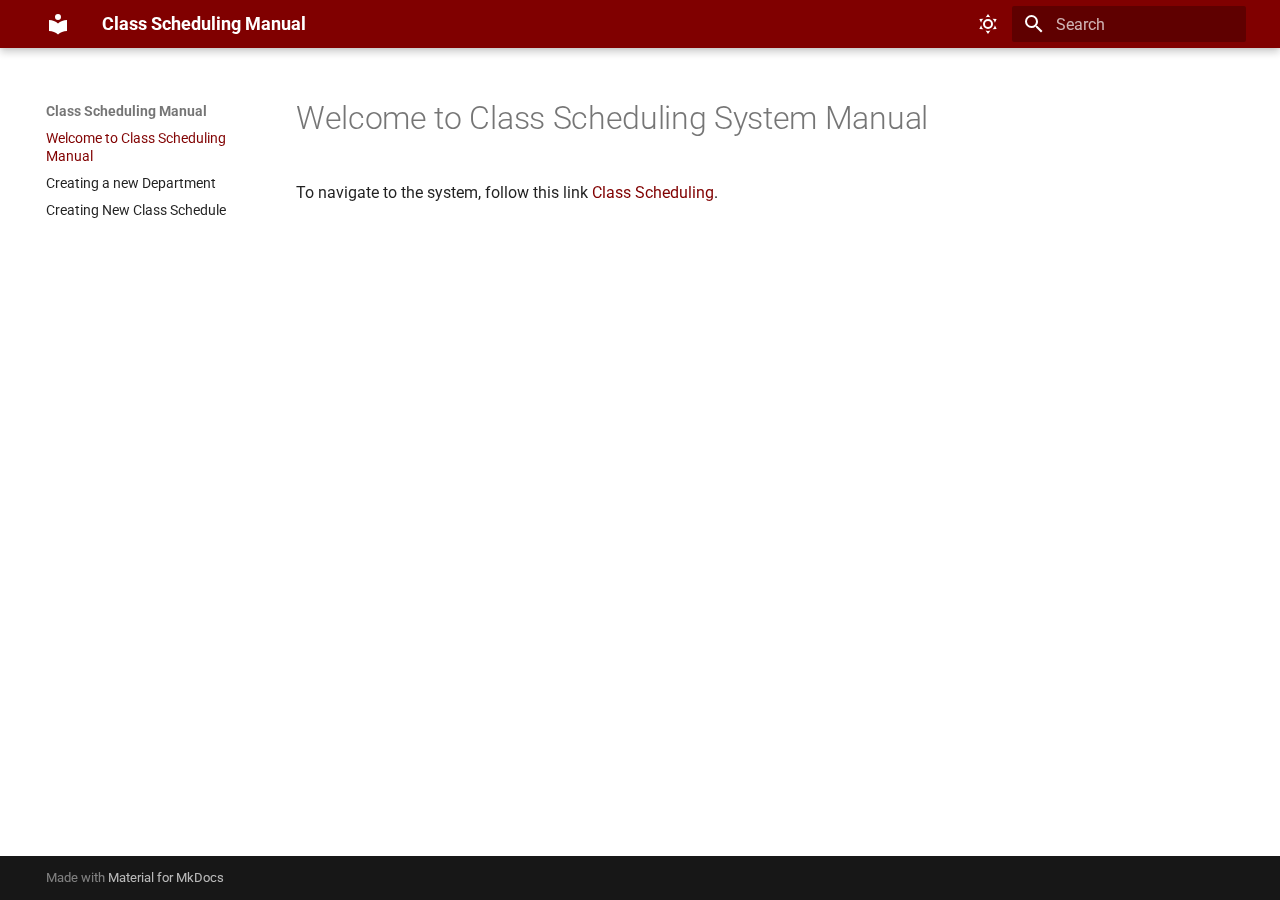
<file: index.html>
<!doctype html>
<html lang="en" class="no-js">
  <head>
    
      <meta charset="utf-8">
      <meta name="viewport" content="width=device-width,initial-scale=1">
      
      
      
      
      
        <link rel="next" href="creating-a-department/">
      
      <link rel="icon" href="assets/images/favicon.png">
      <meta name="generator" content="mkdocs-1.4.2, mkdocs-material-9.0.5">
    
    
      
        <title>Class Scheduling Manual</title>
      
    
    
      <link rel="stylesheet" href="assets/stylesheets/main.558e4712.min.css">
      
        
        <link rel="stylesheet" href="assets/stylesheets/palette.2505c338.min.css">
      
      

    
    
    
      
        
        
        <link rel="preconnect" href="https://fonts.gstatic.com" crossorigin>
        <link rel="stylesheet" href="https://fonts.googleapis.com/css?family=Roboto:300,300i,400,400i,700,700i%7CRoboto+Mono:400,400i,700,700i&display=fallback">
        <style>:root{--md-text-font:"Roboto";--md-code-font:"Roboto Mono"}</style>
      
    
    
      <link rel="stylesheet" href="stylesheets/extra.css">
    
    <script>__md_scope=new URL(".",location),__md_hash=e=>[...e].reduce((e,_)=>(e<<5)-e+_.charCodeAt(0),0),__md_get=(e,_=localStorage,t=__md_scope)=>JSON.parse(_.getItem(t.pathname+"."+e)),__md_set=(e,_,t=localStorage,a=__md_scope)=>{try{t.setItem(a.pathname+"."+e,JSON.stringify(_))}catch(e){}}</script>
    
      

    
    
    
  </head>
  
  
    
    
      
    
    
    
    
    <body dir="ltr" data-md-color-scheme="default" data-md-color-primary="" data-md-color-accent="">
  
    
    
      <script>var palette=__md_get("__palette");if(palette&&"object"==typeof palette.color)for(var key of Object.keys(palette.color))document.body.setAttribute("data-md-color-"+key,palette.color[key])</script>
    
    <input class="md-toggle" data-md-toggle="drawer" type="checkbox" id="__drawer" autocomplete="off">
    <input class="md-toggle" data-md-toggle="search" type="checkbox" id="__search" autocomplete="off">
    <label class="md-overlay" for="__drawer"></label>
    <div data-md-component="skip">
      
        
        <a href="#welcome-to-class-scheduling-system-manual" class="md-skip">
          Skip to content
        </a>
      
    </div>
    <div data-md-component="announce">
      
    </div>
    
    
      

<header class="md-header" data-md-component="header">
  <nav class="md-header__inner md-grid" aria-label="Header">
    <a href="." title="Class Scheduling Manual" class="md-header__button md-logo" aria-label="Class Scheduling Manual" data-md-component="logo">
      
  
  <svg xmlns="http://www.w3.org/2000/svg" viewBox="0 0 24 24"><path d="M12 8a3 3 0 0 0 3-3 3 3 0 0 0-3-3 3 3 0 0 0-3 3 3 3 0 0 0 3 3m0 3.54C9.64 9.35 6.5 8 3 8v11c3.5 0 6.64 1.35 9 3.54 2.36-2.19 5.5-3.54 9-3.54V8c-3.5 0-6.64 1.35-9 3.54Z"/></svg>

    </a>
    <label class="md-header__button md-icon" for="__drawer">
      <svg xmlns="http://www.w3.org/2000/svg" viewBox="0 0 24 24"><path d="M3 6h18v2H3V6m0 5h18v2H3v-2m0 5h18v2H3v-2Z"/></svg>
    </label>
    <div class="md-header__title" data-md-component="header-title">
      <div class="md-header__ellipsis">
        <div class="md-header__topic">
          <span class="md-ellipsis">
            Class Scheduling Manual
          </span>
        </div>
        <div class="md-header__topic" data-md-component="header-topic">
          <span class="md-ellipsis">
            
              Welcome to Class Scheduling Manual
            
          </span>
        </div>
      </div>
    </div>
    
      <form class="md-header__option" data-md-component="palette">
        
          
          <input class="md-option" data-md-color-media="(prefers-color-scheme: light)" data-md-color-scheme="default" data-md-color-primary="" data-md-color-accent=""  aria-label="Switch to dark mode"  type="radio" name="__palette" id="__palette_1">
          
            <label class="md-header__button md-icon" title="Switch to dark mode" for="__palette_2" hidden>
              <svg xmlns="http://www.w3.org/2000/svg" viewBox="0 0 24 24"><path d="M12 7a5 5 0 0 1 5 5 5 5 0 0 1-5 5 5 5 0 0 1-5-5 5 5 0 0 1 5-5m0 2a3 3 0 0 0-3 3 3 3 0 0 0 3 3 3 3 0 0 0 3-3 3 3 0 0 0-3-3m0-7 2.39 3.42C13.65 5.15 12.84 5 12 5c-.84 0-1.65.15-2.39.42L12 2M3.34 7l4.16-.35A7.2 7.2 0 0 0 5.94 8.5c-.44.74-.69 1.5-.83 2.29L3.34 7m.02 10 1.76-3.77a7.131 7.131 0 0 0 2.38 4.14L3.36 17M20.65 7l-1.77 3.79a7.023 7.023 0 0 0-2.38-4.15l4.15.36m-.01 10-4.14.36c.59-.51 1.12-1.14 1.54-1.86.42-.73.69-1.5.83-2.29L20.64 17M12 22l-2.41-3.44c.74.27 1.55.44 2.41.44.82 0 1.63-.17 2.37-.44L12 22Z"/></svg>
            </label>
          
        
          
          <input class="md-option" data-md-color-media="(prefers-color-scheme: dark)" data-md-color-scheme="slate" data-md-color-primary="" data-md-color-accent=""  aria-label="Switch to light mode"  type="radio" name="__palette" id="__palette_2">
          
            <label class="md-header__button md-icon" title="Switch to light mode" for="__palette_1" hidden>
              <svg xmlns="http://www.w3.org/2000/svg" viewBox="0 0 24 24"><path d="m17.75 4.09-2.53 1.94.91 3.06-2.63-1.81-2.63 1.81.91-3.06-2.53-1.94L12.44 4l1.06-3 1.06 3 3.19.09m3.5 6.91-1.64 1.25.59 1.98-1.7-1.17-1.7 1.17.59-1.98L15.75 11l2.06-.05L18.5 9l.69 1.95 2.06.05m-2.28 4.95c.83-.08 1.72 1.1 1.19 1.85-.32.45-.66.87-1.08 1.27C15.17 23 8.84 23 4.94 19.07c-3.91-3.9-3.91-10.24 0-14.14.4-.4.82-.76 1.27-1.08.75-.53 1.93.36 1.85 1.19-.27 2.86.69 5.83 2.89 8.02a9.96 9.96 0 0 0 8.02 2.89m-1.64 2.02a12.08 12.08 0 0 1-7.8-3.47c-2.17-2.19-3.33-5-3.49-7.82-2.81 3.14-2.7 7.96.31 10.98 3.02 3.01 7.84 3.12 10.98.31Z"/></svg>
            </label>
          
        
      </form>
    
    
    
      <label class="md-header__button md-icon" for="__search">
        <svg xmlns="http://www.w3.org/2000/svg" viewBox="0 0 24 24"><path d="M9.5 3A6.5 6.5 0 0 1 16 9.5c0 1.61-.59 3.09-1.56 4.23l.27.27h.79l5 5-1.5 1.5-5-5v-.79l-.27-.27A6.516 6.516 0 0 1 9.5 16 6.5 6.5 0 0 1 3 9.5 6.5 6.5 0 0 1 9.5 3m0 2C7 5 5 7 5 9.5S7 14 9.5 14 14 12 14 9.5 12 5 9.5 5Z"/></svg>
      </label>
      <div class="md-search" data-md-component="search" role="dialog">
  <label class="md-search__overlay" for="__search"></label>
  <div class="md-search__inner" role="search">
    <form class="md-search__form" name="search">
      <input type="text" class="md-search__input" name="query" aria-label="Search" placeholder="Search" autocapitalize="off" autocorrect="off" autocomplete="off" spellcheck="false" data-md-component="search-query" required>
      <label class="md-search__icon md-icon" for="__search">
        <svg xmlns="http://www.w3.org/2000/svg" viewBox="0 0 24 24"><path d="M9.5 3A6.5 6.5 0 0 1 16 9.5c0 1.61-.59 3.09-1.56 4.23l.27.27h.79l5 5-1.5 1.5-5-5v-.79l-.27-.27A6.516 6.516 0 0 1 9.5 16 6.5 6.5 0 0 1 3 9.5 6.5 6.5 0 0 1 9.5 3m0 2C7 5 5 7 5 9.5S7 14 9.5 14 14 12 14 9.5 12 5 9.5 5Z"/></svg>
        <svg xmlns="http://www.w3.org/2000/svg" viewBox="0 0 24 24"><path d="M20 11v2H8l5.5 5.5-1.42 1.42L4.16 12l7.92-7.92L13.5 5.5 8 11h12Z"/></svg>
      </label>
      <nav class="md-search__options" aria-label="Search">
        
        <button type="reset" class="md-search__icon md-icon" title="Clear" aria-label="Clear" tabindex="-1">
          <svg xmlns="http://www.w3.org/2000/svg" viewBox="0 0 24 24"><path d="M19 6.41 17.59 5 12 10.59 6.41 5 5 6.41 10.59 12 5 17.59 6.41 19 12 13.41 17.59 19 19 17.59 13.41 12 19 6.41Z"/></svg>
        </button>
      </nav>
      
    </form>
    <div class="md-search__output">
      <div class="md-search__scrollwrap" data-md-scrollfix>
        <div class="md-search-result" data-md-component="search-result">
          <div class="md-search-result__meta">
            Initializing search
          </div>
          <ol class="md-search-result__list" role="presentation"></ol>
        </div>
      </div>
    </div>
  </div>
</div>
    
    
  </nav>
  
</header>
    
    <div class="md-container" data-md-component="container">
      
      
        
          
        
      
      <main class="md-main" data-md-component="main">
        <div class="md-main__inner md-grid">
          
            
              
              <div class="md-sidebar md-sidebar--primary" data-md-component="sidebar" data-md-type="navigation" >
                <div class="md-sidebar__scrollwrap">
                  <div class="md-sidebar__inner">
                    


<nav class="md-nav md-nav--primary" aria-label="Navigation" data-md-level="0">
  <label class="md-nav__title" for="__drawer">
    <a href="." title="Class Scheduling Manual" class="md-nav__button md-logo" aria-label="Class Scheduling Manual" data-md-component="logo">
      
  
  <svg xmlns="http://www.w3.org/2000/svg" viewBox="0 0 24 24"><path d="M12 8a3 3 0 0 0 3-3 3 3 0 0 0-3-3 3 3 0 0 0-3 3 3 3 0 0 0 3 3m0 3.54C9.64 9.35 6.5 8 3 8v11c3.5 0 6.64 1.35 9 3.54 2.36-2.19 5.5-3.54 9-3.54V8c-3.5 0-6.64 1.35-9 3.54Z"/></svg>

    </a>
    Class Scheduling Manual
  </label>
  
  <ul class="md-nav__list" data-md-scrollfix>
    
      
      
      

  
  
    
  
  
    <li class="md-nav__item md-nav__item--active">
      
      <input class="md-nav__toggle md-toggle" data-md-toggle="toc" type="checkbox" id="__toc">
      
      
        
      
      
      <a href="." class="md-nav__link md-nav__link--active">
        Welcome to Class Scheduling Manual
      </a>
      
    </li>
  

    
      
      
      

  
  
  
    <li class="md-nav__item">
      <a href="creating-a-department/" class="md-nav__link">
        Creating a new Department
      </a>
    </li>
  

    
      
      
      

  
  
  
    <li class="md-nav__item">
      <a href="creating-new-class-schedule/" class="md-nav__link">
        Creating New Class Schedule
      </a>
    </li>
  

    
  </ul>
</nav>
                  </div>
                </div>
              </div>
            
            
              
              <div class="md-sidebar md-sidebar--secondary" data-md-component="sidebar" data-md-type="toc" >
                <div class="md-sidebar__scrollwrap">
                  <div class="md-sidebar__inner">
                    

<nav class="md-nav md-nav--secondary" aria-label="Table of contents">
  
  
  
    
  
  
</nav>
                  </div>
                </div>
              </div>
            
          
          
            <div class="md-content" data-md-component="content">
              <article class="md-content__inner md-typeset">
                
                  



<h1 id="welcome-to-class-scheduling-system-manual">Welcome to Class Scheduling System Manual</h1>
<p>To navigate to the system, follow this link <a href="https://class-scheduling.ccsdepartment.com/">Class Scheduling</a>.</p>





                
              </article>
            </div>
          
          
        </div>
        
      </main>
      
        <footer class="md-footer">
  
  <div class="md-footer-meta md-typeset">
    <div class="md-footer-meta__inner md-grid">
      <div class="md-copyright">
  
  
    Made with
    <a href="https://squidfunk.github.io/mkdocs-material/" target="_blank" rel="noopener">
      Material for MkDocs
    </a>
  
</div>
      
    </div>
  </div>
</footer>
      
    </div>
    <div class="md-dialog" data-md-component="dialog">
      <div class="md-dialog__inner md-typeset"></div>
    </div>
    
    <script id="__config" type="application/json">{"base": ".", "features": [], "search": "assets/javascripts/workers/search.e5c33ebb.min.js", "translations": {"clipboard.copied": "Copied to clipboard", "clipboard.copy": "Copy to clipboard", "search.result.more.one": "1 more on this page", "search.result.more.other": "# more on this page", "search.result.none": "No matching documents", "search.result.one": "1 matching document", "search.result.other": "# matching documents", "search.result.placeholder": "Type to start searching", "search.result.term.missing": "Missing", "select.version": "Select version"}}</script>
    
    
      <script src="assets/javascripts/bundle.51d95adb.min.js"></script>
      
    
  </body>
</html>
</file>
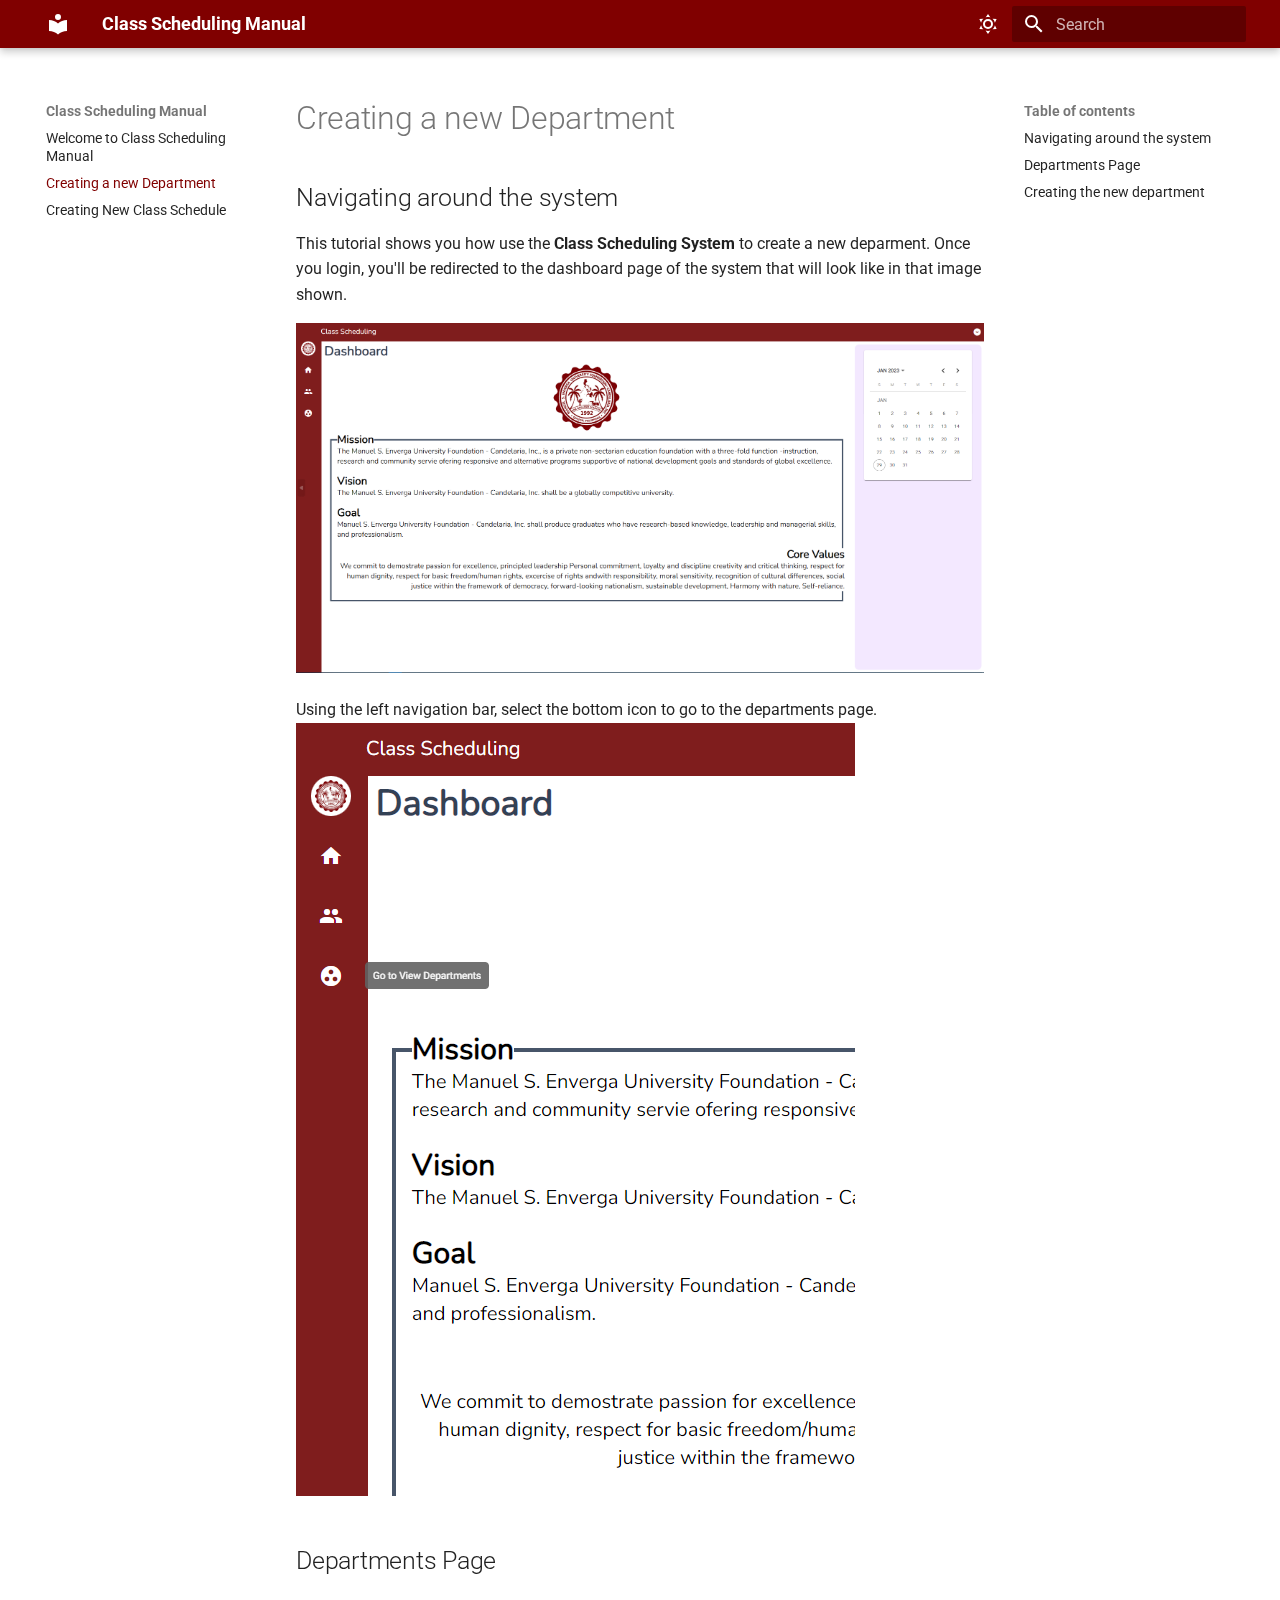
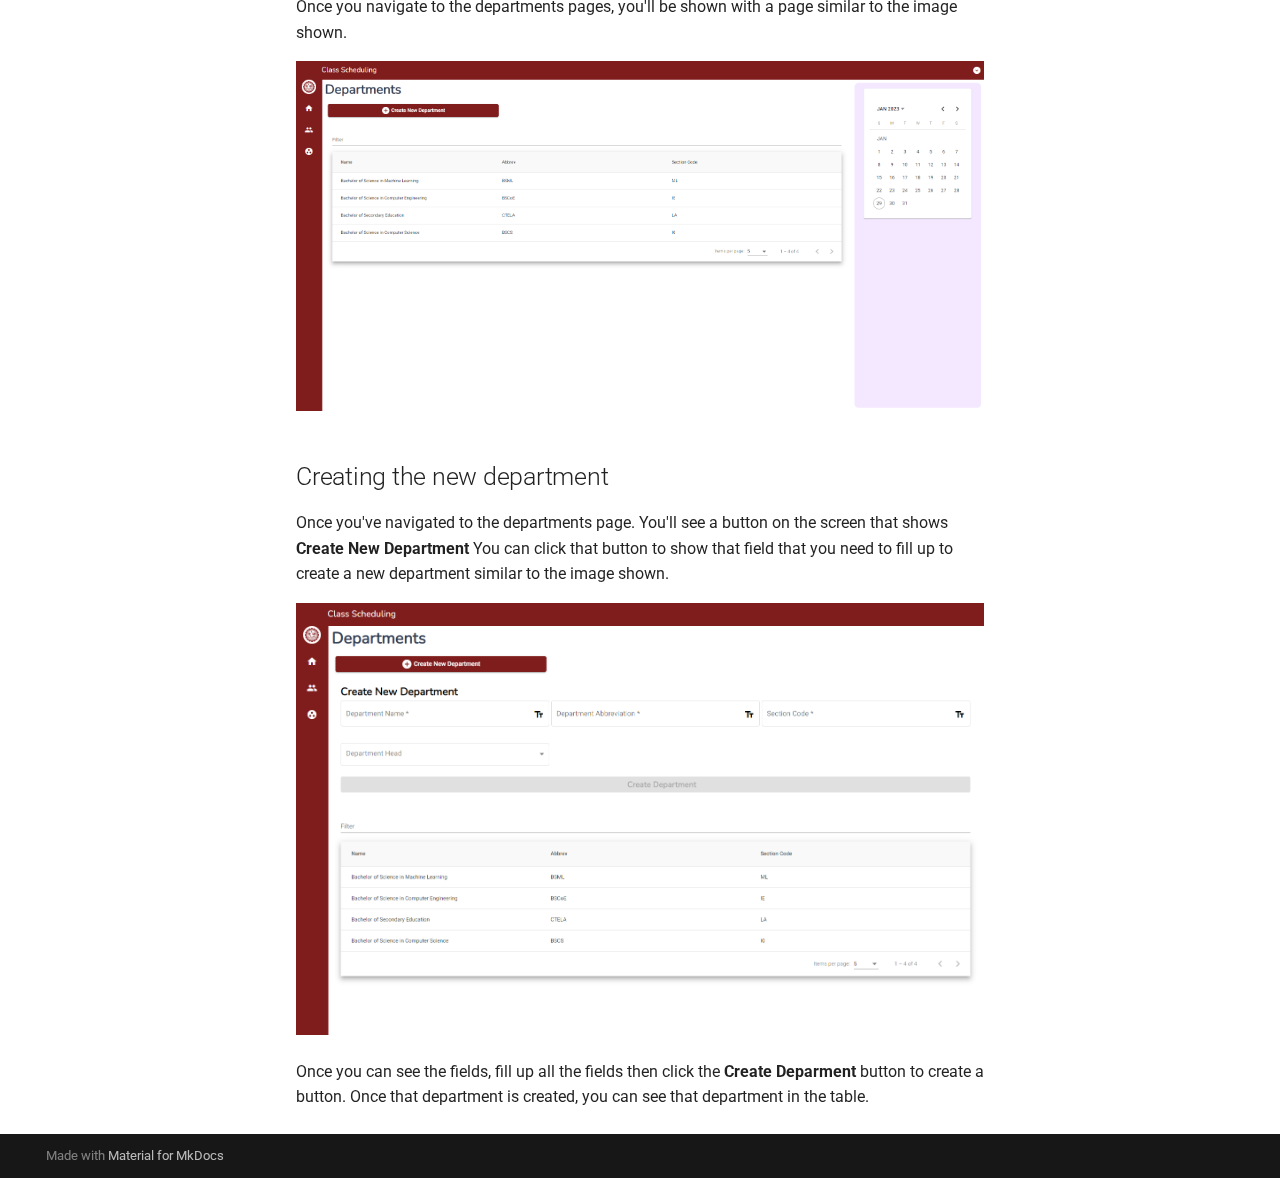
<file: creating-a-department/index.html>
<!doctype html>
<html lang="en" class="no-js">
  <head>
    
      <meta charset="utf-8">
      <meta name="viewport" content="width=device-width,initial-scale=1">
      
      
      
      
        <link rel="prev" href="..">
      
      
        <link rel="next" href="../creating-new-class-schedule/">
      
      <link rel="icon" href="../assets/images/favicon.png">
      <meta name="generator" content="mkdocs-1.4.2, mkdocs-material-9.0.5">
    
    
      
        <title>Creating a new Department - Class Scheduling Manual</title>
      
    
    
      <link rel="stylesheet" href="../assets/stylesheets/main.558e4712.min.css">
      
        
        <link rel="stylesheet" href="../assets/stylesheets/palette.2505c338.min.css">
      
      

    
    
    
      
        
        
        <link rel="preconnect" href="https://fonts.gstatic.com" crossorigin>
        <link rel="stylesheet" href="https://fonts.googleapis.com/css?family=Roboto:300,300i,400,400i,700,700i%7CRoboto+Mono:400,400i,700,700i&display=fallback">
        <style>:root{--md-text-font:"Roboto";--md-code-font:"Roboto Mono"}</style>
      
    
    
      <link rel="stylesheet" href="../stylesheets/extra.css">
    
    <script>__md_scope=new URL("..",location),__md_hash=e=>[...e].reduce((e,_)=>(e<<5)-e+_.charCodeAt(0),0),__md_get=(e,_=localStorage,t=__md_scope)=>JSON.parse(_.getItem(t.pathname+"."+e)),__md_set=(e,_,t=localStorage,a=__md_scope)=>{try{t.setItem(a.pathname+"."+e,JSON.stringify(_))}catch(e){}}</script>
    
      

    
    
    
  </head>
  
  
    
    
      
    
    
    
    
    <body dir="ltr" data-md-color-scheme="default" data-md-color-primary="" data-md-color-accent="">
  
    
    
      <script>var palette=__md_get("__palette");if(palette&&"object"==typeof palette.color)for(var key of Object.keys(palette.color))document.body.setAttribute("data-md-color-"+key,palette.color[key])</script>
    
    <input class="md-toggle" data-md-toggle="drawer" type="checkbox" id="__drawer" autocomplete="off">
    <input class="md-toggle" data-md-toggle="search" type="checkbox" id="__search" autocomplete="off">
    <label class="md-overlay" for="__drawer"></label>
    <div data-md-component="skip">
      
        
        <a href="#creating-a-new-department" class="md-skip">
          Skip to content
        </a>
      
    </div>
    <div data-md-component="announce">
      
    </div>
    
    
      

<header class="md-header" data-md-component="header">
  <nav class="md-header__inner md-grid" aria-label="Header">
    <a href=".." title="Class Scheduling Manual" class="md-header__button md-logo" aria-label="Class Scheduling Manual" data-md-component="logo">
      
  
  <svg xmlns="http://www.w3.org/2000/svg" viewBox="0 0 24 24"><path d="M12 8a3 3 0 0 0 3-3 3 3 0 0 0-3-3 3 3 0 0 0-3 3 3 3 0 0 0 3 3m0 3.54C9.64 9.35 6.5 8 3 8v11c3.5 0 6.64 1.35 9 3.54 2.36-2.19 5.5-3.54 9-3.54V8c-3.5 0-6.64 1.35-9 3.54Z"/></svg>

    </a>
    <label class="md-header__button md-icon" for="__drawer">
      <svg xmlns="http://www.w3.org/2000/svg" viewBox="0 0 24 24"><path d="M3 6h18v2H3V6m0 5h18v2H3v-2m0 5h18v2H3v-2Z"/></svg>
    </label>
    <div class="md-header__title" data-md-component="header-title">
      <div class="md-header__ellipsis">
        <div class="md-header__topic">
          <span class="md-ellipsis">
            Class Scheduling Manual
          </span>
        </div>
        <div class="md-header__topic" data-md-component="header-topic">
          <span class="md-ellipsis">
            
              Creating a new Department
            
          </span>
        </div>
      </div>
    </div>
    
      <form class="md-header__option" data-md-component="palette">
        
          
          <input class="md-option" data-md-color-media="(prefers-color-scheme: light)" data-md-color-scheme="default" data-md-color-primary="" data-md-color-accent=""  aria-label="Switch to dark mode"  type="radio" name="__palette" id="__palette_1">
          
            <label class="md-header__button md-icon" title="Switch to dark mode" for="__palette_2" hidden>
              <svg xmlns="http://www.w3.org/2000/svg" viewBox="0 0 24 24"><path d="M12 7a5 5 0 0 1 5 5 5 5 0 0 1-5 5 5 5 0 0 1-5-5 5 5 0 0 1 5-5m0 2a3 3 0 0 0-3 3 3 3 0 0 0 3 3 3 3 0 0 0 3-3 3 3 0 0 0-3-3m0-7 2.39 3.42C13.65 5.15 12.84 5 12 5c-.84 0-1.65.15-2.39.42L12 2M3.34 7l4.16-.35A7.2 7.2 0 0 0 5.94 8.5c-.44.74-.69 1.5-.83 2.29L3.34 7m.02 10 1.76-3.77a7.131 7.131 0 0 0 2.38 4.14L3.36 17M20.65 7l-1.77 3.79a7.023 7.023 0 0 0-2.38-4.15l4.15.36m-.01 10-4.14.36c.59-.51 1.12-1.14 1.54-1.86.42-.73.69-1.5.83-2.29L20.64 17M12 22l-2.41-3.44c.74.27 1.55.44 2.41.44.82 0 1.63-.17 2.37-.44L12 22Z"/></svg>
            </label>
          
        
          
          <input class="md-option" data-md-color-media="(prefers-color-scheme: dark)" data-md-color-scheme="slate" data-md-color-primary="" data-md-color-accent=""  aria-label="Switch to light mode"  type="radio" name="__palette" id="__palette_2">
          
            <label class="md-header__button md-icon" title="Switch to light mode" for="__palette_1" hidden>
              <svg xmlns="http://www.w3.org/2000/svg" viewBox="0 0 24 24"><path d="m17.75 4.09-2.53 1.94.91 3.06-2.63-1.81-2.63 1.81.91-3.06-2.53-1.94L12.44 4l1.06-3 1.06 3 3.19.09m3.5 6.91-1.64 1.25.59 1.98-1.7-1.17-1.7 1.17.59-1.98L15.75 11l2.06-.05L18.5 9l.69 1.95 2.06.05m-2.28 4.95c.83-.08 1.72 1.1 1.19 1.85-.32.45-.66.87-1.08 1.27C15.17 23 8.84 23 4.94 19.07c-3.91-3.9-3.91-10.24 0-14.14.4-.4.82-.76 1.27-1.08.75-.53 1.93.36 1.85 1.19-.27 2.86.69 5.83 2.89 8.02a9.96 9.96 0 0 0 8.02 2.89m-1.64 2.02a12.08 12.08 0 0 1-7.8-3.47c-2.17-2.19-3.33-5-3.49-7.82-2.81 3.14-2.7 7.96.31 10.98 3.02 3.01 7.84 3.12 10.98.31Z"/></svg>
            </label>
          
        
      </form>
    
    
    
      <label class="md-header__button md-icon" for="__search">
        <svg xmlns="http://www.w3.org/2000/svg" viewBox="0 0 24 24"><path d="M9.5 3A6.5 6.5 0 0 1 16 9.5c0 1.61-.59 3.09-1.56 4.23l.27.27h.79l5 5-1.5 1.5-5-5v-.79l-.27-.27A6.516 6.516 0 0 1 9.5 16 6.5 6.5 0 0 1 3 9.5 6.5 6.5 0 0 1 9.5 3m0 2C7 5 5 7 5 9.5S7 14 9.5 14 14 12 14 9.5 12 5 9.5 5Z"/></svg>
      </label>
      <div class="md-search" data-md-component="search" role="dialog">
  <label class="md-search__overlay" for="__search"></label>
  <div class="md-search__inner" role="search">
    <form class="md-search__form" name="search">
      <input type="text" class="md-search__input" name="query" aria-label="Search" placeholder="Search" autocapitalize="off" autocorrect="off" autocomplete="off" spellcheck="false" data-md-component="search-query" required>
      <label class="md-search__icon md-icon" for="__search">
        <svg xmlns="http://www.w3.org/2000/svg" viewBox="0 0 24 24"><path d="M9.5 3A6.5 6.5 0 0 1 16 9.5c0 1.61-.59 3.09-1.56 4.23l.27.27h.79l5 5-1.5 1.5-5-5v-.79l-.27-.27A6.516 6.516 0 0 1 9.5 16 6.5 6.5 0 0 1 3 9.5 6.5 6.5 0 0 1 9.5 3m0 2C7 5 5 7 5 9.5S7 14 9.5 14 14 12 14 9.5 12 5 9.5 5Z"/></svg>
        <svg xmlns="http://www.w3.org/2000/svg" viewBox="0 0 24 24"><path d="M20 11v2H8l5.5 5.5-1.42 1.42L4.16 12l7.92-7.92L13.5 5.5 8 11h12Z"/></svg>
      </label>
      <nav class="md-search__options" aria-label="Search">
        
        <button type="reset" class="md-search__icon md-icon" title="Clear" aria-label="Clear" tabindex="-1">
          <svg xmlns="http://www.w3.org/2000/svg" viewBox="0 0 24 24"><path d="M19 6.41 17.59 5 12 10.59 6.41 5 5 6.41 10.59 12 5 17.59 6.41 19 12 13.41 17.59 19 19 17.59 13.41 12 19 6.41Z"/></svg>
        </button>
      </nav>
      
    </form>
    <div class="md-search__output">
      <div class="md-search__scrollwrap" data-md-scrollfix>
        <div class="md-search-result" data-md-component="search-result">
          <div class="md-search-result__meta">
            Initializing search
          </div>
          <ol class="md-search-result__list" role="presentation"></ol>
        </div>
      </div>
    </div>
  </div>
</div>
    
    
  </nav>
  
</header>
    
    <div class="md-container" data-md-component="container">
      
      
        
          
        
      
      <main class="md-main" data-md-component="main">
        <div class="md-main__inner md-grid">
          
            
              
              <div class="md-sidebar md-sidebar--primary" data-md-component="sidebar" data-md-type="navigation" >
                <div class="md-sidebar__scrollwrap">
                  <div class="md-sidebar__inner">
                    


<nav class="md-nav md-nav--primary" aria-label="Navigation" data-md-level="0">
  <label class="md-nav__title" for="__drawer">
    <a href=".." title="Class Scheduling Manual" class="md-nav__button md-logo" aria-label="Class Scheduling Manual" data-md-component="logo">
      
  
  <svg xmlns="http://www.w3.org/2000/svg" viewBox="0 0 24 24"><path d="M12 8a3 3 0 0 0 3-3 3 3 0 0 0-3-3 3 3 0 0 0-3 3 3 3 0 0 0 3 3m0 3.54C9.64 9.35 6.5 8 3 8v11c3.5 0 6.64 1.35 9 3.54 2.36-2.19 5.5-3.54 9-3.54V8c-3.5 0-6.64 1.35-9 3.54Z"/></svg>

    </a>
    Class Scheduling Manual
  </label>
  
  <ul class="md-nav__list" data-md-scrollfix>
    
      
      
      

  
  
  
    <li class="md-nav__item">
      <a href=".." class="md-nav__link">
        Welcome to Class Scheduling Manual
      </a>
    </li>
  

    
      
      
      

  
  
    
  
  
    <li class="md-nav__item md-nav__item--active">
      
      <input class="md-nav__toggle md-toggle" data-md-toggle="toc" type="checkbox" id="__toc">
      
      
        
      
      
        <label class="md-nav__link md-nav__link--active" for="__toc">
          Creating a new Department
          <span class="md-nav__icon md-icon"></span>
        </label>
      
      <a href="./" class="md-nav__link md-nav__link--active">
        Creating a new Department
      </a>
      
        

<nav class="md-nav md-nav--secondary" aria-label="Table of contents">
  
  
  
    
  
  
    <label class="md-nav__title" for="__toc">
      <span class="md-nav__icon md-icon"></span>
      Table of contents
    </label>
    <ul class="md-nav__list" data-md-component="toc" data-md-scrollfix>
      
        <li class="md-nav__item">
  <a href="#navigating-around-the-system" class="md-nav__link">
    Navigating around the system
  </a>
  
</li>
      
        <li class="md-nav__item">
  <a href="#departments-page" class="md-nav__link">
    Departments Page
  </a>
  
</li>
      
        <li class="md-nav__item">
  <a href="#creating-the-new-department" class="md-nav__link">
    Creating the new department
  </a>
  
</li>
      
    </ul>
  
</nav>
      
    </li>
  

    
      
      
      

  
  
  
    <li class="md-nav__item">
      <a href="../creating-new-class-schedule/" class="md-nav__link">
        Creating New Class Schedule
      </a>
    </li>
  

    
  </ul>
</nav>
                  </div>
                </div>
              </div>
            
            
              
              <div class="md-sidebar md-sidebar--secondary" data-md-component="sidebar" data-md-type="toc" >
                <div class="md-sidebar__scrollwrap">
                  <div class="md-sidebar__inner">
                    

<nav class="md-nav md-nav--secondary" aria-label="Table of contents">
  
  
  
    
  
  
    <label class="md-nav__title" for="__toc">
      <span class="md-nav__icon md-icon"></span>
      Table of contents
    </label>
    <ul class="md-nav__list" data-md-component="toc" data-md-scrollfix>
      
        <li class="md-nav__item">
  <a href="#navigating-around-the-system" class="md-nav__link">
    Navigating around the system
  </a>
  
</li>
      
        <li class="md-nav__item">
  <a href="#departments-page" class="md-nav__link">
    Departments Page
  </a>
  
</li>
      
        <li class="md-nav__item">
  <a href="#creating-the-new-department" class="md-nav__link">
    Creating the new department
  </a>
  
</li>
      
    </ul>
  
</nav>
                  </div>
                </div>
              </div>
            
          
          
            <div class="md-content" data-md-component="content">
              <article class="md-content__inner md-typeset">
                
                  



<h1 id="creating-a-new-department">Creating a new Department</h1>
<h2 id="navigating-around-the-system">Navigating around the system</h2>
<p>This tutorial shows you how use the <strong>Class Scheduling System</strong> to create a new deparment.
Once you login, you'll be redirected to the dashboard page of the system that will look like in that image shown.</p>
<p><img alt="Dashboard" src="../assets/images/2023-01-29-14-42-04.png" /></p>
<p>Using the left navigation bar, select the bottom icon to go to the departments page.
<img alt="Navigating to the department pages" src="../assets/images/2023-01-29-14-52-11.png" /></p>
<h2 id="departments-page">Departments Page</h2>
<p>Once you navigate to the departments pages, you'll be shown with a page similar to the image shown.</p>
<p><img alt="Departments page" src="../assets/images/2023-01-29-14-56-29.png" /></p>
<h2 id="creating-the-new-department">Creating the new department</h2>
<p>Once you've navigated to the departments page. You'll see a button on the screen that shows <strong>Create New Department</strong>
You can click that button to show that field that you need to fill up to create a new department similar to the image shown.</p>
<p><img alt="New department fields" src="../assets/images/2023-01-29-14-59-02.png" /></p>
<p>Once you can see the fields, fill up all the fields then click the <strong>Create Deparment</strong> button to create a button.
Once that department is created, you can see that department in the table.</p>





                
              </article>
            </div>
          
          
        </div>
        
      </main>
      
        <footer class="md-footer">
  
  <div class="md-footer-meta md-typeset">
    <div class="md-footer-meta__inner md-grid">
      <div class="md-copyright">
  
  
    Made with
    <a href="https://squidfunk.github.io/mkdocs-material/" target="_blank" rel="noopener">
      Material for MkDocs
    </a>
  
</div>
      
    </div>
  </div>
</footer>
      
    </div>
    <div class="md-dialog" data-md-component="dialog">
      <div class="md-dialog__inner md-typeset"></div>
    </div>
    
    <script id="__config" type="application/json">{"base": "..", "features": [], "search": "../assets/javascripts/workers/search.e5c33ebb.min.js", "translations": {"clipboard.copied": "Copied to clipboard", "clipboard.copy": "Copy to clipboard", "search.result.more.one": "1 more on this page", "search.result.more.other": "# more on this page", "search.result.none": "No matching documents", "search.result.one": "1 matching document", "search.result.other": "# matching documents", "search.result.placeholder": "Type to start searching", "search.result.term.missing": "Missing", "select.version": "Select version"}}</script>
    
    
      <script src="../assets/javascripts/bundle.51d95adb.min.js"></script>
      
    
  </body>
</html>
</file>
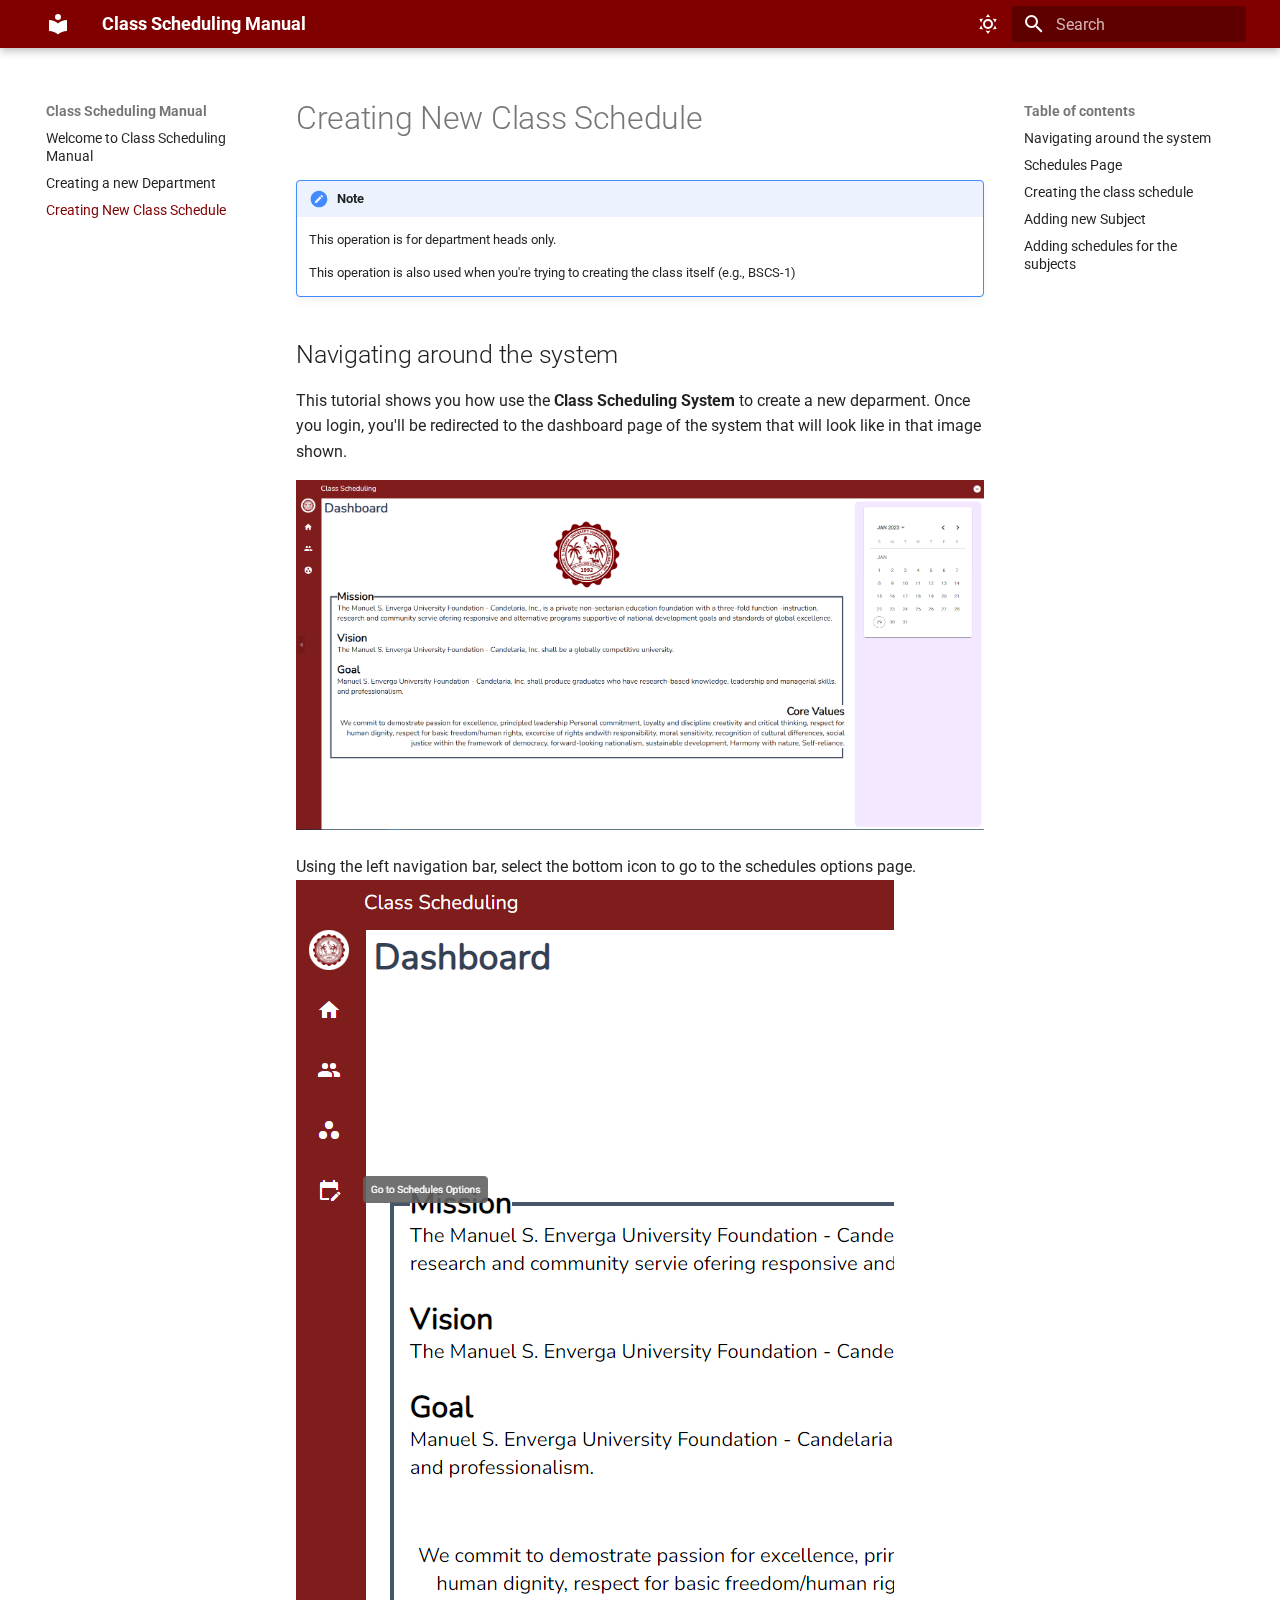
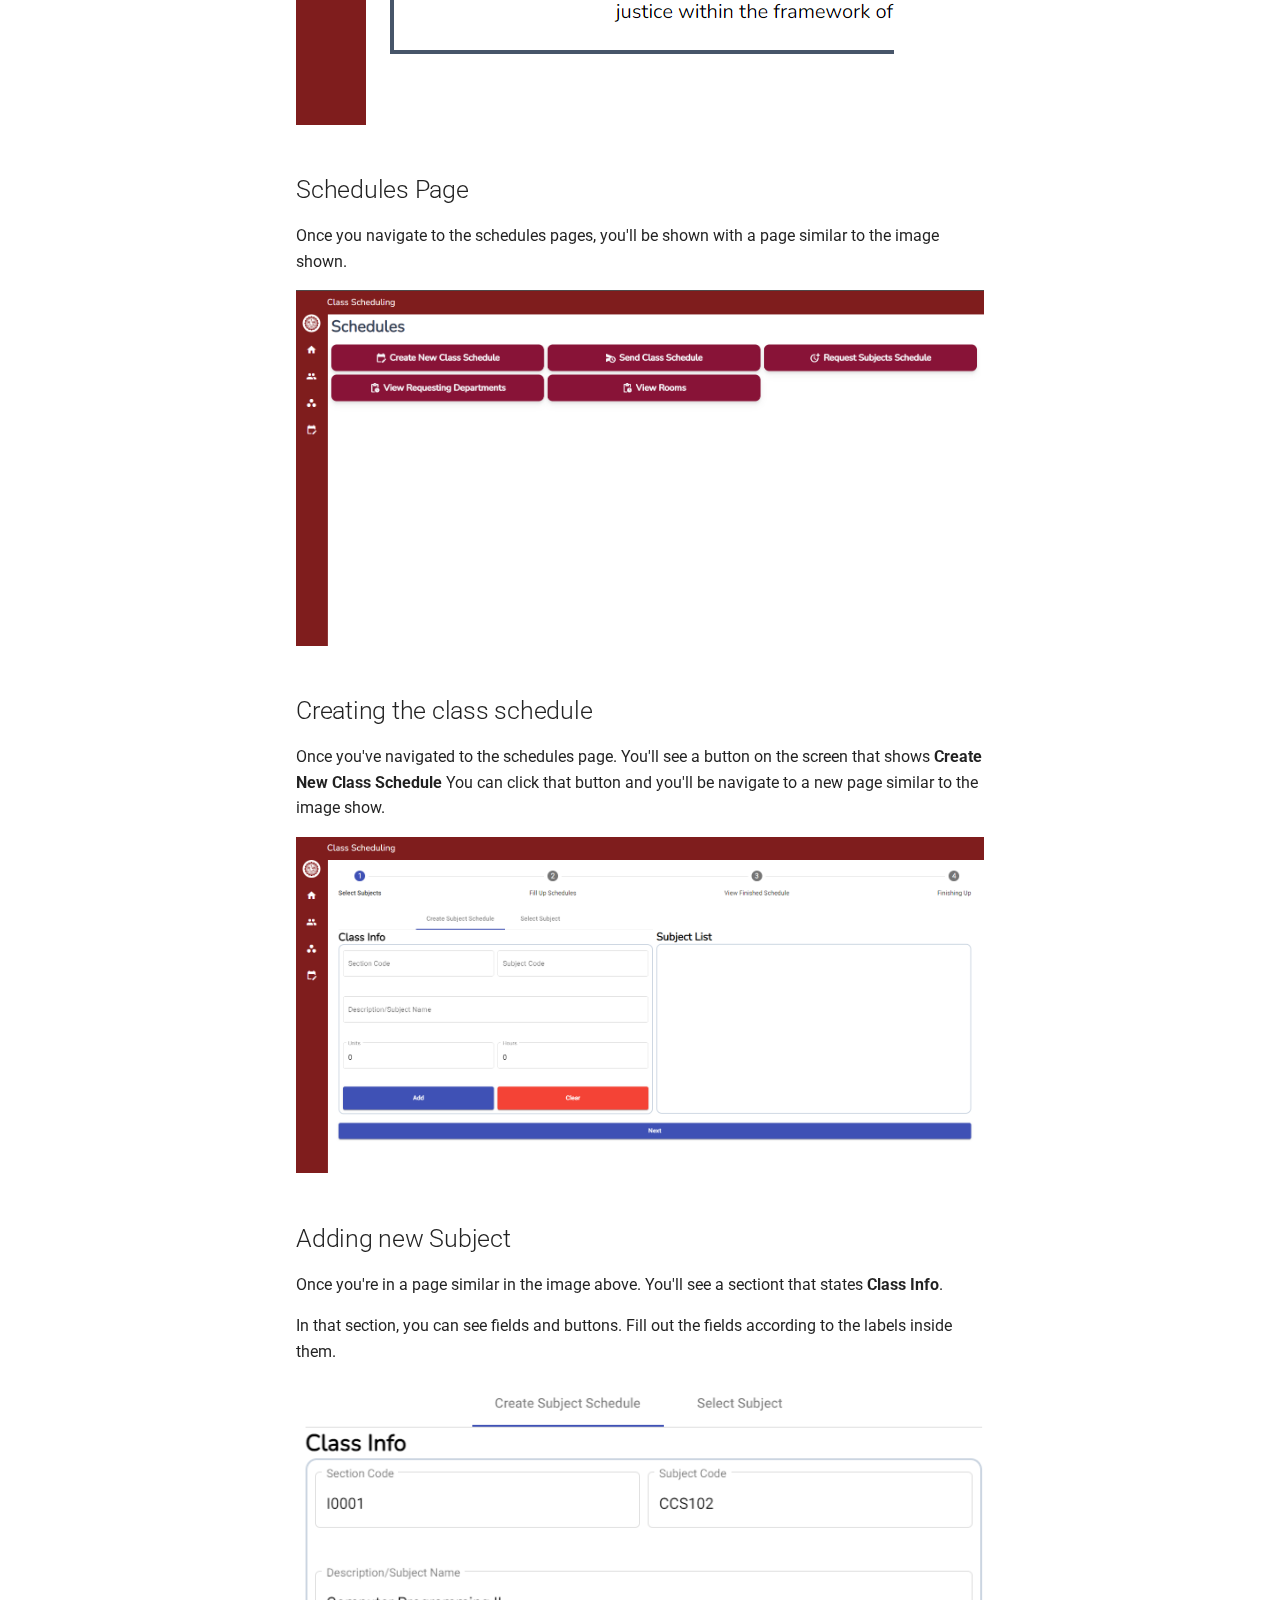
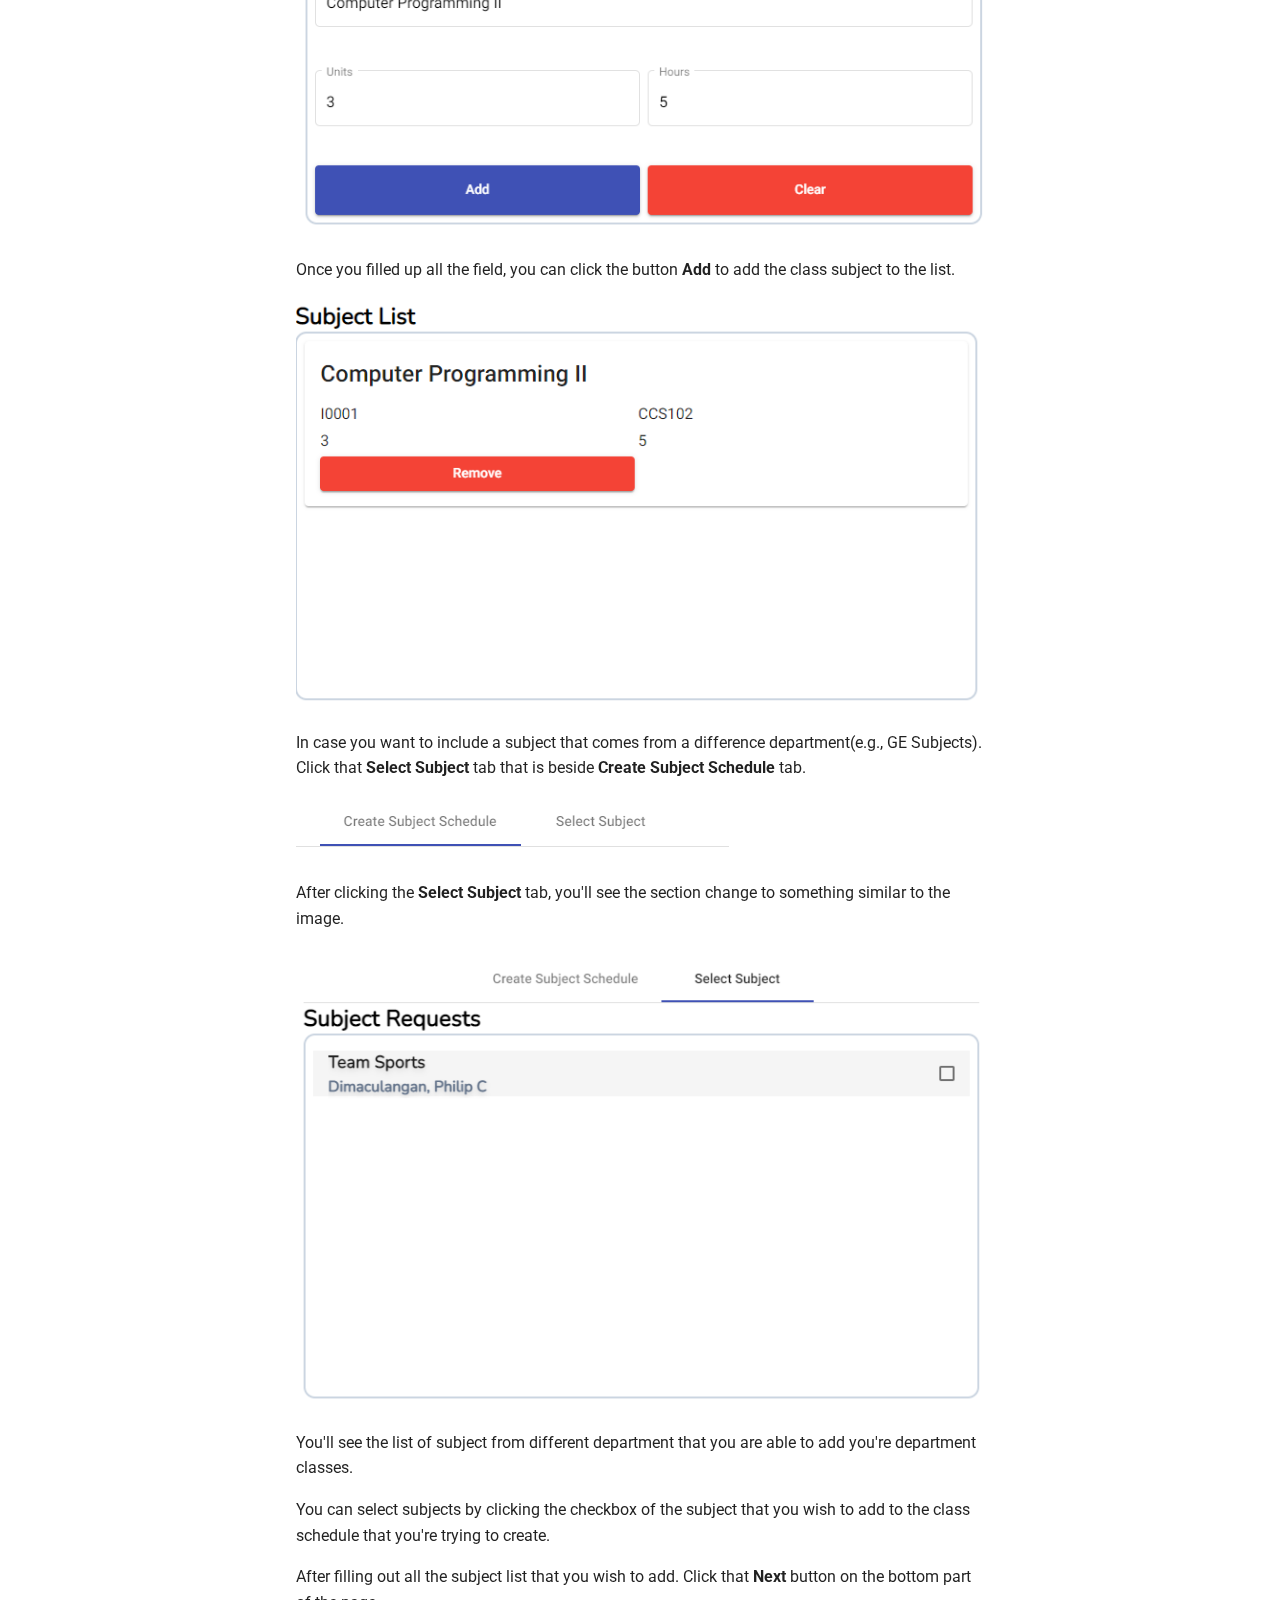
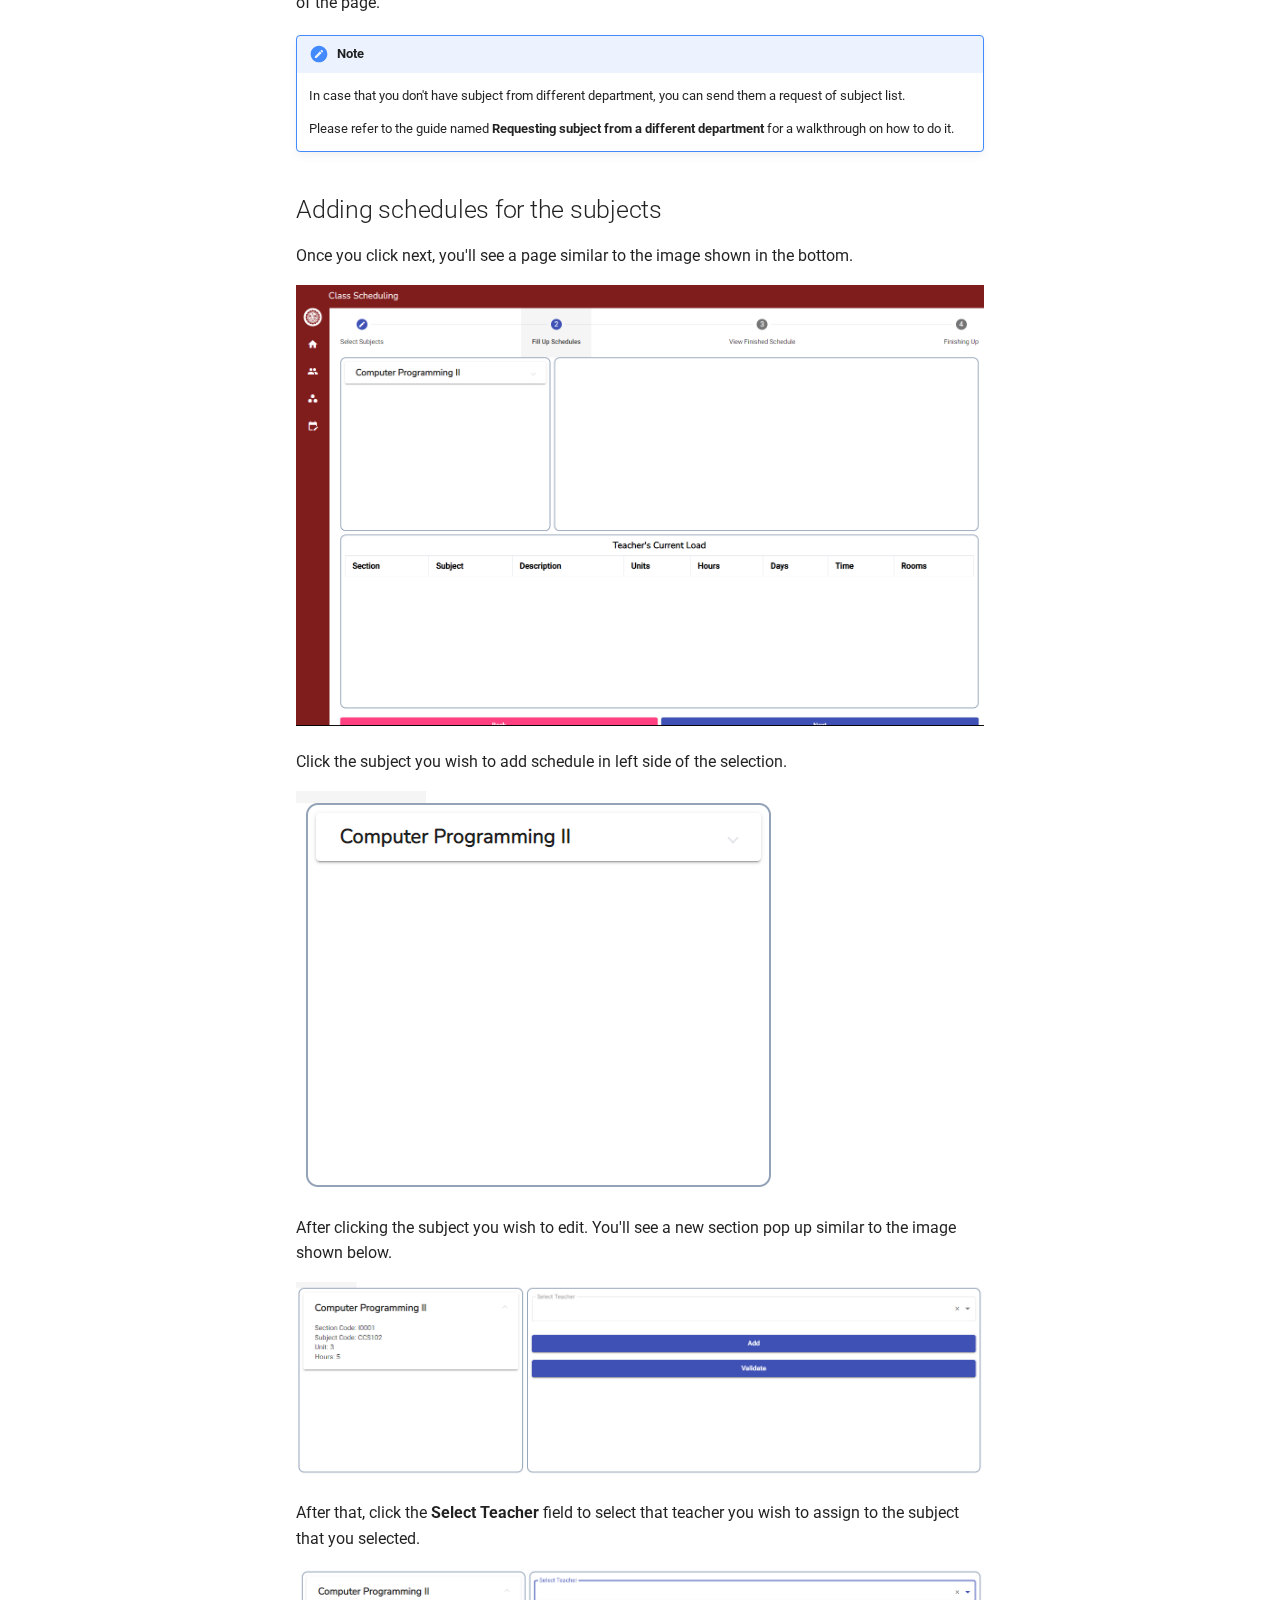
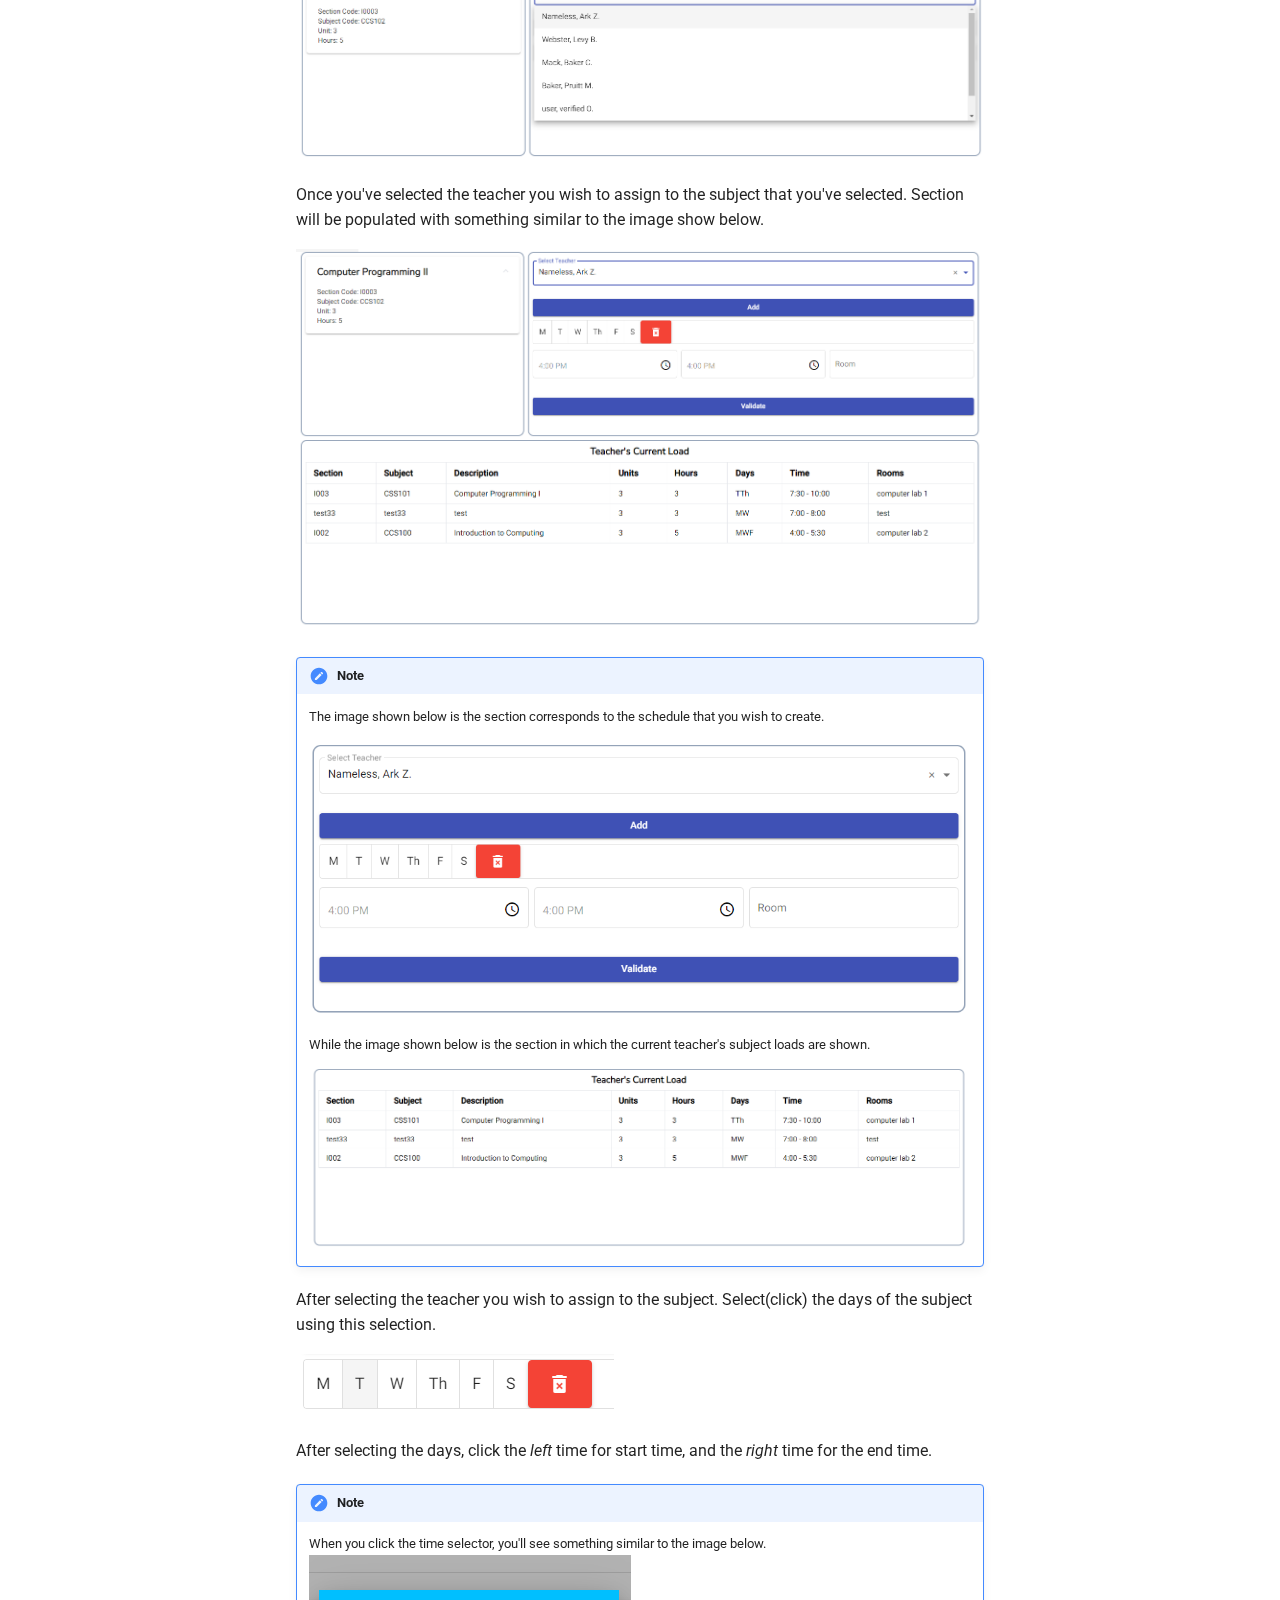
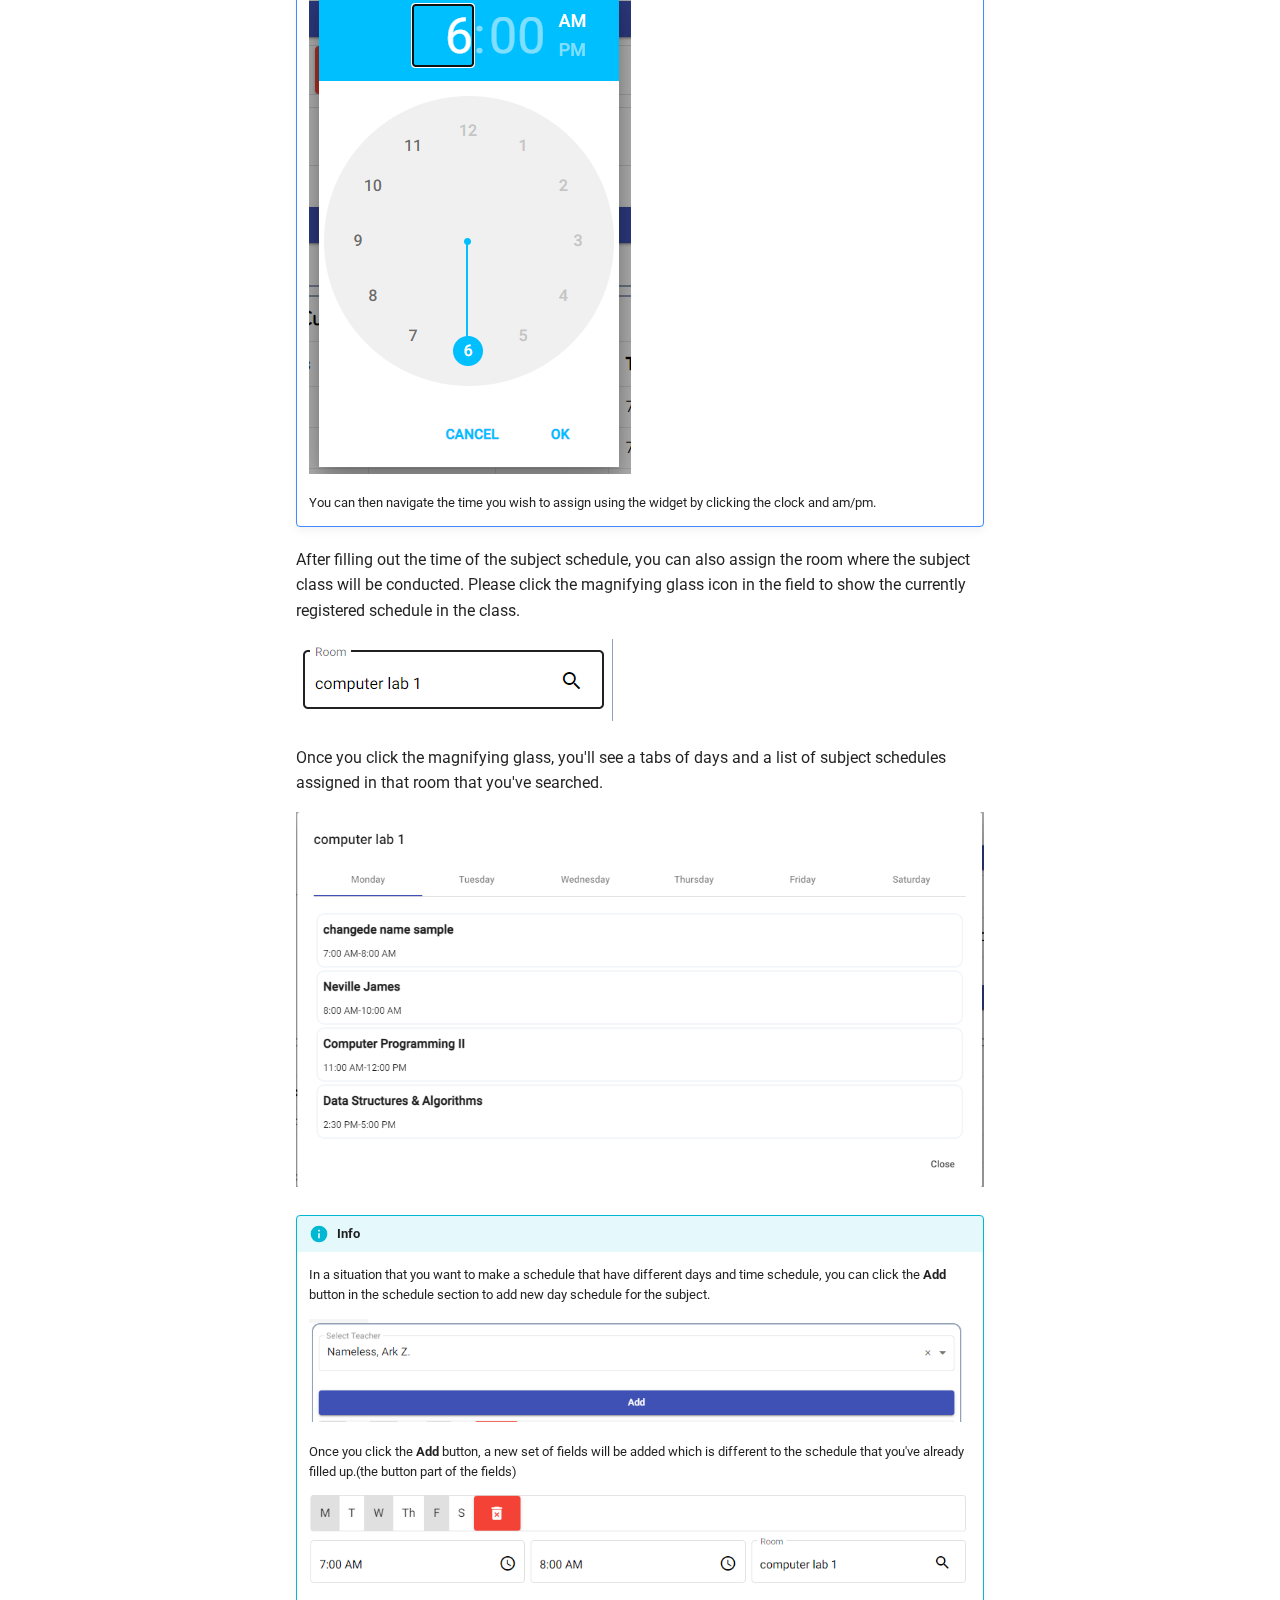
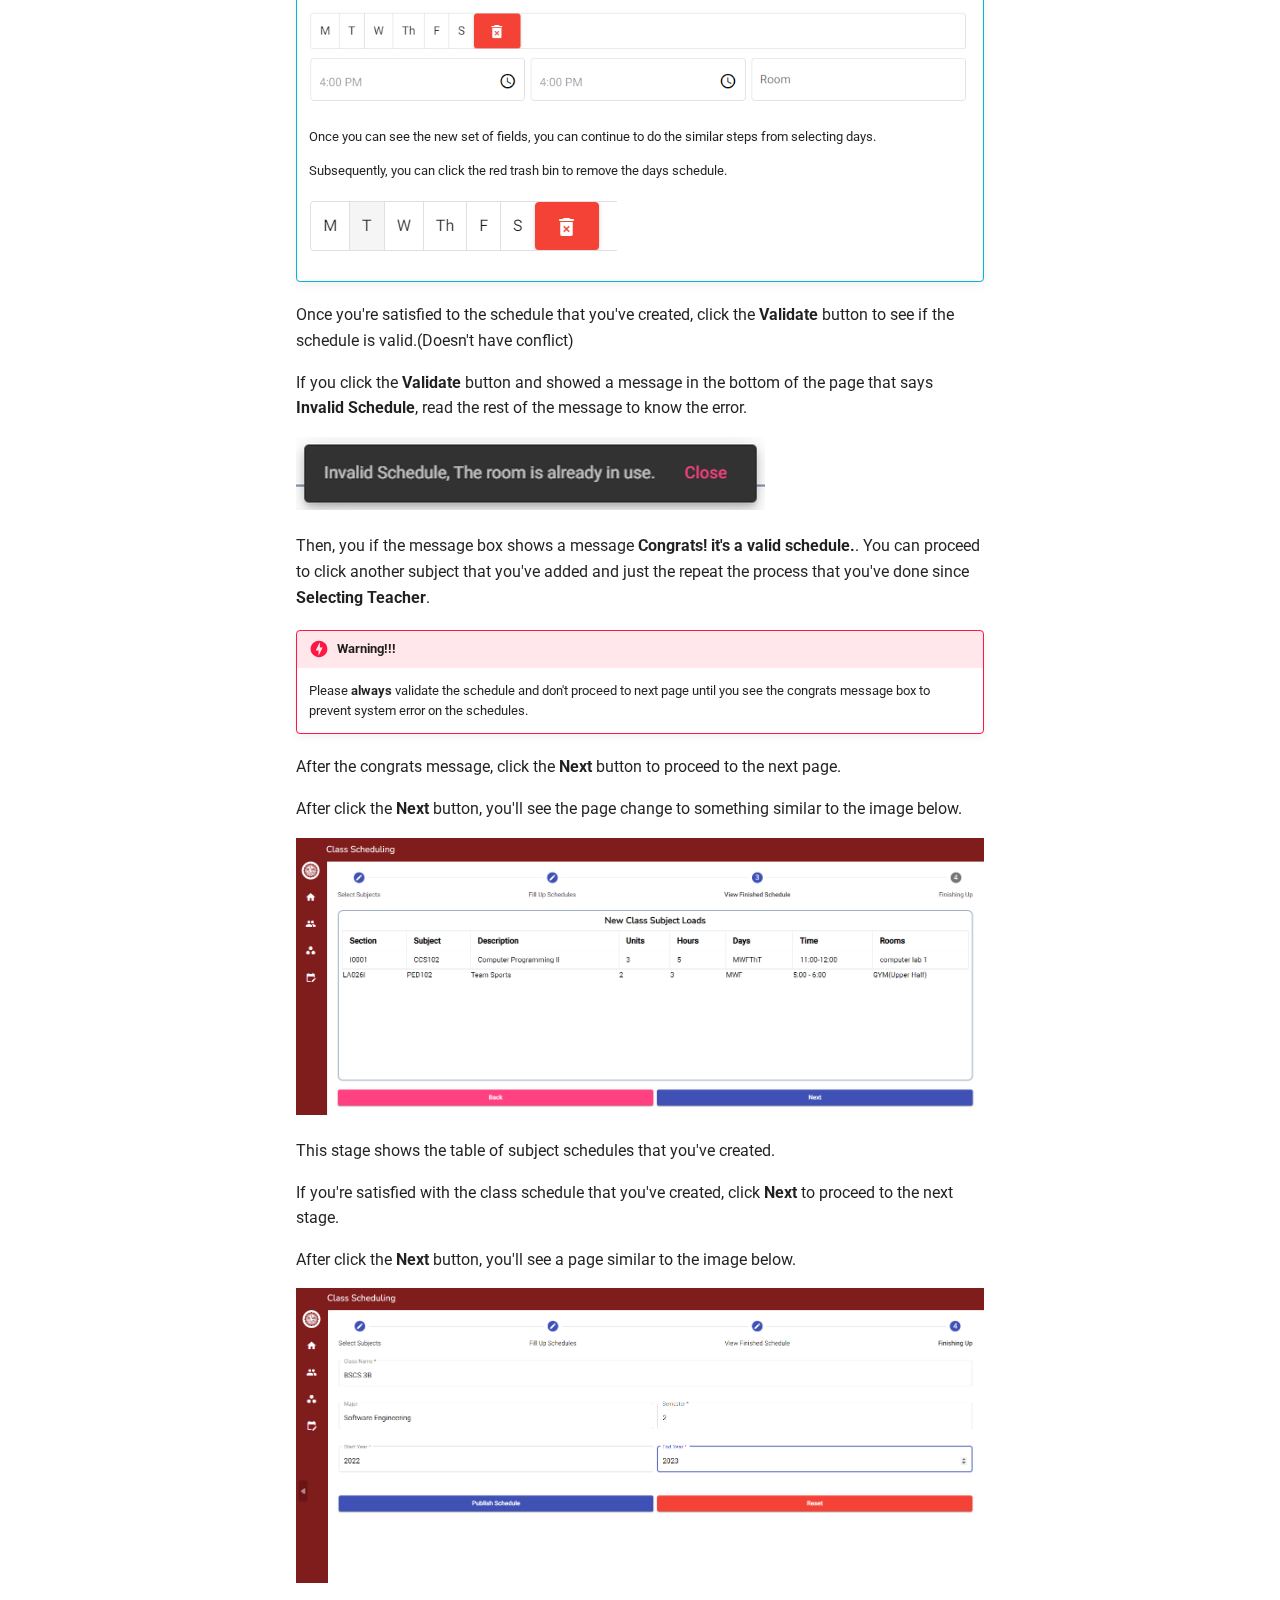
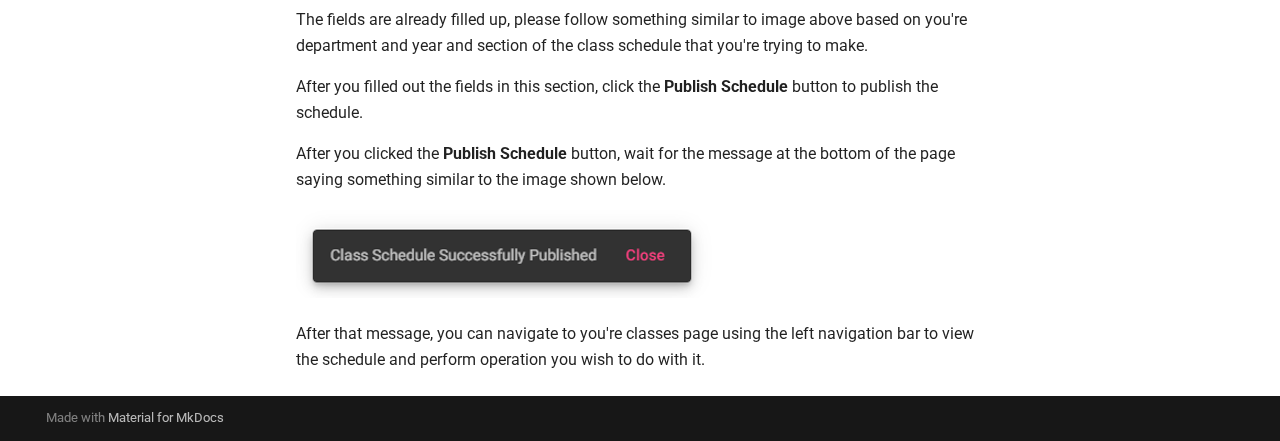
<file: creating-new-class-schedule/index.html>
<!doctype html>
<html lang="en" class="no-js">
  <head>
    
      <meta charset="utf-8">
      <meta name="viewport" content="width=device-width,initial-scale=1">
      
      
      
      
        <link rel="prev" href="../creating-a-department/">
      
      
      <link rel="icon" href="../assets/images/favicon.png">
      <meta name="generator" content="mkdocs-1.4.2, mkdocs-material-9.0.5">
    
    
      
        <title>Creating New Class Schedule - Class Scheduling Manual</title>
      
    
    
      <link rel="stylesheet" href="../assets/stylesheets/main.558e4712.min.css">
      
        
        <link rel="stylesheet" href="../assets/stylesheets/palette.2505c338.min.css">
      
      

    
    
    
      
        
        
        <link rel="preconnect" href="https://fonts.gstatic.com" crossorigin>
        <link rel="stylesheet" href="https://fonts.googleapis.com/css?family=Roboto:300,300i,400,400i,700,700i%7CRoboto+Mono:400,400i,700,700i&display=fallback">
        <style>:root{--md-text-font:"Roboto";--md-code-font:"Roboto Mono"}</style>
      
    
    
      <link rel="stylesheet" href="../stylesheets/extra.css">
    
    <script>__md_scope=new URL("..",location),__md_hash=e=>[...e].reduce((e,_)=>(e<<5)-e+_.charCodeAt(0),0),__md_get=(e,_=localStorage,t=__md_scope)=>JSON.parse(_.getItem(t.pathname+"."+e)),__md_set=(e,_,t=localStorage,a=__md_scope)=>{try{t.setItem(a.pathname+"."+e,JSON.stringify(_))}catch(e){}}</script>
    
      

    
    
    
  </head>
  
  
    
    
      
    
    
    
    
    <body dir="ltr" data-md-color-scheme="default" data-md-color-primary="" data-md-color-accent="">
  
    
    
      <script>var palette=__md_get("__palette");if(palette&&"object"==typeof palette.color)for(var key of Object.keys(palette.color))document.body.setAttribute("data-md-color-"+key,palette.color[key])</script>
    
    <input class="md-toggle" data-md-toggle="drawer" type="checkbox" id="__drawer" autocomplete="off">
    <input class="md-toggle" data-md-toggle="search" type="checkbox" id="__search" autocomplete="off">
    <label class="md-overlay" for="__drawer"></label>
    <div data-md-component="skip">
      
        
        <a href="#creating-new-class-schedule" class="md-skip">
          Skip to content
        </a>
      
    </div>
    <div data-md-component="announce">
      
    </div>
    
    
      

<header class="md-header" data-md-component="header">
  <nav class="md-header__inner md-grid" aria-label="Header">
    <a href=".." title="Class Scheduling Manual" class="md-header__button md-logo" aria-label="Class Scheduling Manual" data-md-component="logo">
      
  
  <svg xmlns="http://www.w3.org/2000/svg" viewBox="0 0 24 24"><path d="M12 8a3 3 0 0 0 3-3 3 3 0 0 0-3-3 3 3 0 0 0-3 3 3 3 0 0 0 3 3m0 3.54C9.64 9.35 6.5 8 3 8v11c3.5 0 6.64 1.35 9 3.54 2.36-2.19 5.5-3.54 9-3.54V8c-3.5 0-6.64 1.35-9 3.54Z"/></svg>

    </a>
    <label class="md-header__button md-icon" for="__drawer">
      <svg xmlns="http://www.w3.org/2000/svg" viewBox="0 0 24 24"><path d="M3 6h18v2H3V6m0 5h18v2H3v-2m0 5h18v2H3v-2Z"/></svg>
    </label>
    <div class="md-header__title" data-md-component="header-title">
      <div class="md-header__ellipsis">
        <div class="md-header__topic">
          <span class="md-ellipsis">
            Class Scheduling Manual
          </span>
        </div>
        <div class="md-header__topic" data-md-component="header-topic">
          <span class="md-ellipsis">
            
              Creating New Class Schedule
            
          </span>
        </div>
      </div>
    </div>
    
      <form class="md-header__option" data-md-component="palette">
        
          
          <input class="md-option" data-md-color-media="(prefers-color-scheme: light)" data-md-color-scheme="default" data-md-color-primary="" data-md-color-accent=""  aria-label="Switch to dark mode"  type="radio" name="__palette" id="__palette_1">
          
            <label class="md-header__button md-icon" title="Switch to dark mode" for="__palette_2" hidden>
              <svg xmlns="http://www.w3.org/2000/svg" viewBox="0 0 24 24"><path d="M12 7a5 5 0 0 1 5 5 5 5 0 0 1-5 5 5 5 0 0 1-5-5 5 5 0 0 1 5-5m0 2a3 3 0 0 0-3 3 3 3 0 0 0 3 3 3 3 0 0 0 3-3 3 3 0 0 0-3-3m0-7 2.39 3.42C13.65 5.15 12.84 5 12 5c-.84 0-1.65.15-2.39.42L12 2M3.34 7l4.16-.35A7.2 7.2 0 0 0 5.94 8.5c-.44.74-.69 1.5-.83 2.29L3.34 7m.02 10 1.76-3.77a7.131 7.131 0 0 0 2.38 4.14L3.36 17M20.65 7l-1.77 3.79a7.023 7.023 0 0 0-2.38-4.15l4.15.36m-.01 10-4.14.36c.59-.51 1.12-1.14 1.54-1.86.42-.73.69-1.5.83-2.29L20.64 17M12 22l-2.41-3.44c.74.27 1.55.44 2.41.44.82 0 1.63-.17 2.37-.44L12 22Z"/></svg>
            </label>
          
        
          
          <input class="md-option" data-md-color-media="(prefers-color-scheme: dark)" data-md-color-scheme="slate" data-md-color-primary="" data-md-color-accent=""  aria-label="Switch to light mode"  type="radio" name="__palette" id="__palette_2">
          
            <label class="md-header__button md-icon" title="Switch to light mode" for="__palette_1" hidden>
              <svg xmlns="http://www.w3.org/2000/svg" viewBox="0 0 24 24"><path d="m17.75 4.09-2.53 1.94.91 3.06-2.63-1.81-2.63 1.81.91-3.06-2.53-1.94L12.44 4l1.06-3 1.06 3 3.19.09m3.5 6.91-1.64 1.25.59 1.98-1.7-1.17-1.7 1.17.59-1.98L15.75 11l2.06-.05L18.5 9l.69 1.95 2.06.05m-2.28 4.95c.83-.08 1.72 1.1 1.19 1.85-.32.45-.66.87-1.08 1.27C15.17 23 8.84 23 4.94 19.07c-3.91-3.9-3.91-10.24 0-14.14.4-.4.82-.76 1.27-1.08.75-.53 1.93.36 1.85 1.19-.27 2.86.69 5.83 2.89 8.02a9.96 9.96 0 0 0 8.02 2.89m-1.64 2.02a12.08 12.08 0 0 1-7.8-3.47c-2.17-2.19-3.33-5-3.49-7.82-2.81 3.14-2.7 7.96.31 10.98 3.02 3.01 7.84 3.12 10.98.31Z"/></svg>
            </label>
          
        
      </form>
    
    
    
      <label class="md-header__button md-icon" for="__search">
        <svg xmlns="http://www.w3.org/2000/svg" viewBox="0 0 24 24"><path d="M9.5 3A6.5 6.5 0 0 1 16 9.5c0 1.61-.59 3.09-1.56 4.23l.27.27h.79l5 5-1.5 1.5-5-5v-.79l-.27-.27A6.516 6.516 0 0 1 9.5 16 6.5 6.5 0 0 1 3 9.5 6.5 6.5 0 0 1 9.5 3m0 2C7 5 5 7 5 9.5S7 14 9.5 14 14 12 14 9.5 12 5 9.5 5Z"/></svg>
      </label>
      <div class="md-search" data-md-component="search" role="dialog">
  <label class="md-search__overlay" for="__search"></label>
  <div class="md-search__inner" role="search">
    <form class="md-search__form" name="search">
      <input type="text" class="md-search__input" name="query" aria-label="Search" placeholder="Search" autocapitalize="off" autocorrect="off" autocomplete="off" spellcheck="false" data-md-component="search-query" required>
      <label class="md-search__icon md-icon" for="__search">
        <svg xmlns="http://www.w3.org/2000/svg" viewBox="0 0 24 24"><path d="M9.5 3A6.5 6.5 0 0 1 16 9.5c0 1.61-.59 3.09-1.56 4.23l.27.27h.79l5 5-1.5 1.5-5-5v-.79l-.27-.27A6.516 6.516 0 0 1 9.5 16 6.5 6.5 0 0 1 3 9.5 6.5 6.5 0 0 1 9.5 3m0 2C7 5 5 7 5 9.5S7 14 9.5 14 14 12 14 9.5 12 5 9.5 5Z"/></svg>
        <svg xmlns="http://www.w3.org/2000/svg" viewBox="0 0 24 24"><path d="M20 11v2H8l5.5 5.5-1.42 1.42L4.16 12l7.92-7.92L13.5 5.5 8 11h12Z"/></svg>
      </label>
      <nav class="md-search__options" aria-label="Search">
        
        <button type="reset" class="md-search__icon md-icon" title="Clear" aria-label="Clear" tabindex="-1">
          <svg xmlns="http://www.w3.org/2000/svg" viewBox="0 0 24 24"><path d="M19 6.41 17.59 5 12 10.59 6.41 5 5 6.41 10.59 12 5 17.59 6.41 19 12 13.41 17.59 19 19 17.59 13.41 12 19 6.41Z"/></svg>
        </button>
      </nav>
      
    </form>
    <div class="md-search__output">
      <div class="md-search__scrollwrap" data-md-scrollfix>
        <div class="md-search-result" data-md-component="search-result">
          <div class="md-search-result__meta">
            Initializing search
          </div>
          <ol class="md-search-result__list" role="presentation"></ol>
        </div>
      </div>
    </div>
  </div>
</div>
    
    
  </nav>
  
</header>
    
    <div class="md-container" data-md-component="container">
      
      
        
          
        
      
      <main class="md-main" data-md-component="main">
        <div class="md-main__inner md-grid">
          
            
              
              <div class="md-sidebar md-sidebar--primary" data-md-component="sidebar" data-md-type="navigation" >
                <div class="md-sidebar__scrollwrap">
                  <div class="md-sidebar__inner">
                    


<nav class="md-nav md-nav--primary" aria-label="Navigation" data-md-level="0">
  <label class="md-nav__title" for="__drawer">
    <a href=".." title="Class Scheduling Manual" class="md-nav__button md-logo" aria-label="Class Scheduling Manual" data-md-component="logo">
      
  
  <svg xmlns="http://www.w3.org/2000/svg" viewBox="0 0 24 24"><path d="M12 8a3 3 0 0 0 3-3 3 3 0 0 0-3-3 3 3 0 0 0-3 3 3 3 0 0 0 3 3m0 3.54C9.64 9.35 6.5 8 3 8v11c3.5 0 6.64 1.35 9 3.54 2.36-2.19 5.5-3.54 9-3.54V8c-3.5 0-6.64 1.35-9 3.54Z"/></svg>

    </a>
    Class Scheduling Manual
  </label>
  
  <ul class="md-nav__list" data-md-scrollfix>
    
      
      
      

  
  
  
    <li class="md-nav__item">
      <a href=".." class="md-nav__link">
        Welcome to Class Scheduling Manual
      </a>
    </li>
  

    
      
      
      

  
  
  
    <li class="md-nav__item">
      <a href="../creating-a-department/" class="md-nav__link">
        Creating a new Department
      </a>
    </li>
  

    
      
      
      

  
  
    
  
  
    <li class="md-nav__item md-nav__item--active">
      
      <input class="md-nav__toggle md-toggle" data-md-toggle="toc" type="checkbox" id="__toc">
      
      
        
      
      
        <label class="md-nav__link md-nav__link--active" for="__toc">
          Creating New Class Schedule
          <span class="md-nav__icon md-icon"></span>
        </label>
      
      <a href="./" class="md-nav__link md-nav__link--active">
        Creating New Class Schedule
      </a>
      
        

<nav class="md-nav md-nav--secondary" aria-label="Table of contents">
  
  
  
    
  
  
    <label class="md-nav__title" for="__toc">
      <span class="md-nav__icon md-icon"></span>
      Table of contents
    </label>
    <ul class="md-nav__list" data-md-component="toc" data-md-scrollfix>
      
        <li class="md-nav__item">
  <a href="#navigating-around-the-system" class="md-nav__link">
    Navigating around the system
  </a>
  
</li>
      
        <li class="md-nav__item">
  <a href="#schedules-page" class="md-nav__link">
    Schedules Page
  </a>
  
</li>
      
        <li class="md-nav__item">
  <a href="#creating-the-class-schedule" class="md-nav__link">
    Creating the class schedule
  </a>
  
</li>
      
        <li class="md-nav__item">
  <a href="#adding-new-subject" class="md-nav__link">
    Adding new Subject
  </a>
  
</li>
      
        <li class="md-nav__item">
  <a href="#adding-schedules-for-the-subjects" class="md-nav__link">
    Adding schedules for the subjects
  </a>
  
</li>
      
    </ul>
  
</nav>
      
    </li>
  

    
  </ul>
</nav>
                  </div>
                </div>
              </div>
            
            
              
              <div class="md-sidebar md-sidebar--secondary" data-md-component="sidebar" data-md-type="toc" >
                <div class="md-sidebar__scrollwrap">
                  <div class="md-sidebar__inner">
                    

<nav class="md-nav md-nav--secondary" aria-label="Table of contents">
  
  
  
    
  
  
    <label class="md-nav__title" for="__toc">
      <span class="md-nav__icon md-icon"></span>
      Table of contents
    </label>
    <ul class="md-nav__list" data-md-component="toc" data-md-scrollfix>
      
        <li class="md-nav__item">
  <a href="#navigating-around-the-system" class="md-nav__link">
    Navigating around the system
  </a>
  
</li>
      
        <li class="md-nav__item">
  <a href="#schedules-page" class="md-nav__link">
    Schedules Page
  </a>
  
</li>
      
        <li class="md-nav__item">
  <a href="#creating-the-class-schedule" class="md-nav__link">
    Creating the class schedule
  </a>
  
</li>
      
        <li class="md-nav__item">
  <a href="#adding-new-subject" class="md-nav__link">
    Adding new Subject
  </a>
  
</li>
      
        <li class="md-nav__item">
  <a href="#adding-schedules-for-the-subjects" class="md-nav__link">
    Adding schedules for the subjects
  </a>
  
</li>
      
    </ul>
  
</nav>
                  </div>
                </div>
              </div>
            
          
          
            <div class="md-content" data-md-component="content">
              <article class="md-content__inner md-typeset">
                
                  



<h1 id="creating-new-class-schedule">Creating New Class Schedule</h1>
<div class="admonition note annotate">
<p class="admonition-title">Note</p>
<p>This operation is for department heads only.</p>
<p>This operation is also used when you're trying to creating the class itself (e.g., BSCS-1)</p>
<!-- If you just want to add subjects to an existing class, please use the guide for editing an existing class schedule -->
</div>
<h2 id="navigating-around-the-system">Navigating around the system</h2>
<p>This tutorial shows you how use the <strong>Class Scheduling System</strong> to create a new deparment.
Once you login, you'll be redirected to the dashboard page of the system that will look like in that image shown.</p>
<p><img alt="Dashboard" src="../assets/images/2023-01-29-14-42-04.png" /></p>
<p>Using the left navigation bar, select the bottom icon to go to the schedules options page.
<img alt="Navigating to schedules page" src="../assets/images/2023-01-29-15-17-20.png" /></p>
<h2 id="schedules-page">Schedules Page</h2>
<p>Once you navigate to the schedules pages, you'll be shown with a page similar to the image shown.</p>
<p><img alt="Schedules page" src="../assets/images/2023-01-29-15-18-30.png" /></p>
<h2 id="creating-the-class-schedule">Creating the class schedule</h2>
<p>Once you've navigated to the schedules page. You'll see a button on the screen that shows <strong>Create New Class Schedule</strong>
You can click that button and you'll be navigate to a new page similar to the image show.</p>
<p><img alt="Create new class schedule" src="../assets/images/2023-01-29-15-23-38.png" /></p>
<h2 id="adding-new-subject">Adding new Subject</h2>
<p>Once you're in a page similar in the image above. You'll see a sectiont that states <strong>Class Info</strong>.</p>
<p>In that section, you can see fields and buttons. Fill out the fields according to the labels inside them.</p>
<p><img alt="Class info fill up" src="../assets/images/2023-01-29-17-37-33.png" /></p>
<p>Once you filled up all the field, you can click the button <strong>Add</strong> to add the class subject to the list.</p>
<p><img alt="Subjects list" src="../assets/images/2023-01-29-17-41-11.png" /></p>
<p>In case you want to include a subject that comes from a difference department(e.g., GE Subjects). Click that <strong>Select Subject</strong> tab that is beside <strong>Create Subject Schedule</strong> tab.</p>
<p><img alt="Class info tabs" src="../assets/images/2023-01-29-17-39-13.png" /></p>
<p>After clicking the <strong>Select Subject</strong> tab, you'll see the section change to something similar to the image.</p>
<p><img alt="Select subject selection" src="../assets/images/2023-01-29-17-43-16.png" /></p>
<p>You'll see the list of subject from different department that you are able to add you're department classes.</p>
<p>You can select subjects by clicking the checkbox of the subject that you wish to add to the class schedule that you're trying to create.</p>
<p>After filling out all the subject list that you wish to add. Click that <strong>Next</strong> button on the bottom part of the page.</p>
<div class="admonition note annotation">
<p class="admonition-title">Note</p>
<p>In case that you don't have subject from different department, you can send them a request of subject list.</p>
<p>Please refer to the guide named <strong>Requesting subject from a different department</strong> for a walkthrough on how to do it.</p>
</div>
<h2 id="adding-schedules-for-the-subjects">Adding schedules for the subjects</h2>
<p>Once you click next, you'll see a page similar to the image shown in the bottom.</p>
<p><img alt="Fill up schedules" src="../assets/images/2023-01-29-17-51-22.png" /></p>
<p>Click the subject you wish to add schedule in left side of the selection.</p>
<p><img alt="Subject list" src="../assets/images/2023-01-29-17-52-09.png" /></p>
<p>After clicking the subject you wish to edit. You'll see a new section pop up similar to the image shown below.</p>
<p><img alt="Subject schedule add" src="../assets/images/2023-01-29-17-53-07.png" /></p>
<p>After that, click the <strong>Select Teacher</strong> field to select that teacher you wish to assign to the subject that you selected.</p>
<p><img alt="Select subject teacher" src="../assets/images/2023-01-29-17-58-43.png" /></p>
<p>Once you've selected the teacher you wish to assign to the subject that you've selected. Section will be populated with something similar to the image show below.</p>
<p><img alt="Selected subject teacher" src="../assets/images/2023-01-29-18-00-26.png" /></p>
<div class="admonition note annotation">
<p class="admonition-title">Note</p>
<p>The image shown below is the section corresponds to the schedule that you wish to create.</p>
<p><img alt="Selected subject add schedule" src="../assets/images/2023-01-29-18-01-50.png" /></p>
<p>While the image shown below is the section in which the current teacher's subject loads are shown. </p>
<p><img alt="Teacher's current load section" src="../assets/images/2023-01-29-18-02-51.png" /></p>
</div>
<p>After selecting the teacher you wish to assign to the subject. Select(click) the days of the subject using this selection.</p>
<p><img alt="Select days" src="../assets/images/2023-01-29-18-05-55.png" /></p>
<p>After selecting the days, click the <em>left</em> time for start time, and the <em>right</em> time for the end time.</p>
<div class="admonition note annotation">
<p class="admonition-title">Note</p>
<p>When you click the time selector, you'll see something similar to the image below.
<img alt="Time selector" src="../assets/images/2023-01-29-18-08-42.png" /></p>
<p>You can then navigate the time you wish to assign using the widget by clicking the clock and am/pm.</p>
</div>
<p>After filling out the time of the subject schedule, you can also assign the room where the subject class will be conducted. Please click the magnifying glass icon in the field to show the currently registered schedule in the class.</p>
<p><img alt="Room magnifying glass" src="../assets/images/2023-01-29-18-13-17.png" /></p>
<p>Once you click the magnifying glass, you'll see a tabs of days and a list of subject schedules assigned in that room that you've searched.</p>
<p><img alt="Rooms view" src="../assets/images/2023-01-29-18-14-33.png" /></p>
<div class="admonition info annotation">
<p class="admonition-title">Info</p>
<p>In a situation that you want to make a schedule that have different days and time schedule, you can click the <strong>Add</strong> button in the schedule section to add new day schedule for the subject.</p>
<p><img alt="add new subject schedule" src="../assets/images/2023-01-29-18-17-03.png" /></p>
<p>Once you click the <strong>Add</strong> button, a new set of fields will be added which is different to the schedule that you've already filled up.(the button part of the fields)</p>
<p><img alt="add new subject schedule fields" src="../assets/images/2023-01-29-18-18-49.png" /></p>
<p>Once you can see the new set of fields, you can continue to do the similar steps from selecting days.</p>
<p>Subsequently, you can click the red trash bin to remove the days schedule.</p>
<p><img alt="remove time schedule" src="../assets/images/2023-01-29-18-20-54.png" /></p>
</div>
<p>Once you're satisfied to the schedule that you've created, click the <strong>Validate</strong> button to see if the schedule is valid.(Doesn't have conflict)</p>
<p>If you click the <strong>Validate</strong> button and showed a message in the bottom of the page that says <strong>Invalid Schedule</strong>, read the rest of the message to know the error.</p>
<p><img alt="Invalid schedule" src="../assets/images/2023-01-29-18-34-45.png" /></p>
<p>Then, you if the message box shows a message <strong>Congrats! it's a valid schedule.</strong>. You can proceed to click another subject that you've added and just the repeat the process that you've done since <strong>Selecting Teacher</strong>.</p>
<div class="admonition danger annotation">
<p class="admonition-title">Warning!!!</p>
<p>Please <strong>always</strong> validate the schedule and don't proceed to next page until you see the congrats message box to prevent system error on the schedules.</p>
</div>
<p>After the congrats message, click the <strong>Next</strong> button to proceed to the next page.</p>
<p>After click the <strong>Next</strong> button, you'll see the page change to something similar to the image below.</p>
<p><img alt="View finished schedule" src="../assets/images/2023-01-29-18-47-32.png" /></p>
<p>This stage shows the table of subject schedules that you've created.</p>
<p>If you're satisfied with the class schedule that you've created, click <strong>Next</strong> to proceed to the next stage.</p>
<p>After click the <strong>Next</strong> button, you'll see a page similar to the image below.</p>
<p><img alt="Class schedule finishing up" src="../assets/images/2023-01-29-18-49-58.png" /></p>
<p>The fields are already filled up, please follow something similar to image above based on you're department and year and section of the class schedule that you're trying to make.</p>
<p>After you filled out the fields in this section, click the <strong>Publish Schedule</strong> button to publish the schedule.</p>
<p>After you clicked the <strong>Publish Schedule</strong> button, wait for the message at the bottom of the page saying something similar to the image shown below.</p>
<p><img alt="Message published schedule" src="../assets/images/2023-01-29-18-52-35.png" /></p>
<p>After that message, you can navigate to you're classes page using the left navigation bar to view the schedule and perform operation you wish to do with it.</p>





                
              </article>
            </div>
          
          
        </div>
        
      </main>
      
        <footer class="md-footer">
  
  <div class="md-footer-meta md-typeset">
    <div class="md-footer-meta__inner md-grid">
      <div class="md-copyright">
  
  
    Made with
    <a href="https://squidfunk.github.io/mkdocs-material/" target="_blank" rel="noopener">
      Material for MkDocs
    </a>
  
</div>
      
    </div>
  </div>
</footer>
      
    </div>
    <div class="md-dialog" data-md-component="dialog">
      <div class="md-dialog__inner md-typeset"></div>
    </div>
    
    <script id="__config" type="application/json">{"base": "..", "features": [], "search": "../assets/javascripts/workers/search.e5c33ebb.min.js", "translations": {"clipboard.copied": "Copied to clipboard", "clipboard.copy": "Copy to clipboard", "search.result.more.one": "1 more on this page", "search.result.more.other": "# more on this page", "search.result.none": "No matching documents", "search.result.one": "1 matching document", "search.result.other": "# matching documents", "search.result.placeholder": "Type to start searching", "search.result.term.missing": "Missing", "select.version": "Select version"}}</script>
    
    
      <script src="../assets/javascripts/bundle.51d95adb.min.js"></script>
      
    
  </body>
</html>
</file>
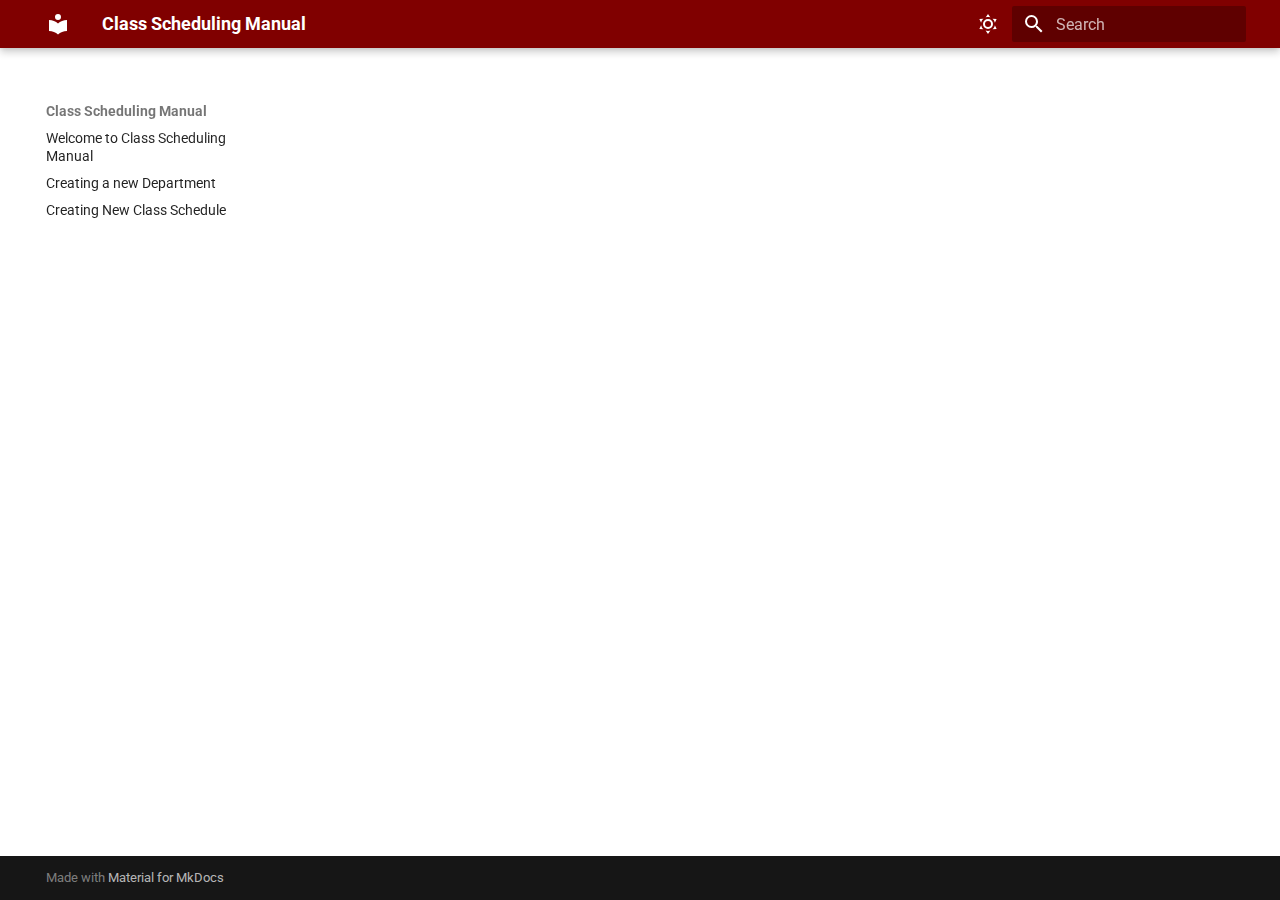
<file: editing-an-existing-class-schedule/index.html>
<!doctype html>
<html lang="en" class="no-js">
  <head>
    
      <meta charset="utf-8">
      <meta name="viewport" content="width=device-width,initial-scale=1">
      
      
      
      
      
      <link rel="icon" href="../assets/images/favicon.png">
      <meta name="generator" content="mkdocs-1.4.2, mkdocs-material-9.0.5">
    
    
      
        <title>Editing an existing class schedule - Class Scheduling Manual</title>
      
    
    
      <link rel="stylesheet" href="../assets/stylesheets/main.558e4712.min.css">
      
        
        <link rel="stylesheet" href="../assets/stylesheets/palette.2505c338.min.css">
      
      

    
    
    
      
        
        
        <link rel="preconnect" href="https://fonts.gstatic.com" crossorigin>
        <link rel="stylesheet" href="https://fonts.googleapis.com/css?family=Roboto:300,300i,400,400i,700,700i%7CRoboto+Mono:400,400i,700,700i&display=fallback">
        <style>:root{--md-text-font:"Roboto";--md-code-font:"Roboto Mono"}</style>
      
    
    
      <link rel="stylesheet" href="../stylesheets/extra.css">
    
    <script>__md_scope=new URL("..",location),__md_hash=e=>[...e].reduce((e,_)=>(e<<5)-e+_.charCodeAt(0),0),__md_get=(e,_=localStorage,t=__md_scope)=>JSON.parse(_.getItem(t.pathname+"."+e)),__md_set=(e,_,t=localStorage,a=__md_scope)=>{try{t.setItem(a.pathname+"."+e,JSON.stringify(_))}catch(e){}}</script>
    
      

    
    
    
  </head>
  
  
    
    
      
    
    
    
    
    <body dir="ltr" data-md-color-scheme="default" data-md-color-primary="" data-md-color-accent="">
  
    
    
      <script>var palette=__md_get("__palette");if(palette&&"object"==typeof palette.color)for(var key of Object.keys(palette.color))document.body.setAttribute("data-md-color-"+key,palette.color[key])</script>
    
    <input class="md-toggle" data-md-toggle="drawer" type="checkbox" id="__drawer" autocomplete="off">
    <input class="md-toggle" data-md-toggle="search" type="checkbox" id="__search" autocomplete="off">
    <label class="md-overlay" for="__drawer"></label>
    <div data-md-component="skip">
      
    </div>
    <div data-md-component="announce">
      
    </div>
    
    
      

<header class="md-header" data-md-component="header">
  <nav class="md-header__inner md-grid" aria-label="Header">
    <a href=".." title="Class Scheduling Manual" class="md-header__button md-logo" aria-label="Class Scheduling Manual" data-md-component="logo">
      
  
  <svg xmlns="http://www.w3.org/2000/svg" viewBox="0 0 24 24"><path d="M12 8a3 3 0 0 0 3-3 3 3 0 0 0-3-3 3 3 0 0 0-3 3 3 3 0 0 0 3 3m0 3.54C9.64 9.35 6.5 8 3 8v11c3.5 0 6.64 1.35 9 3.54 2.36-2.19 5.5-3.54 9-3.54V8c-3.5 0-6.64 1.35-9 3.54Z"/></svg>

    </a>
    <label class="md-header__button md-icon" for="__drawer">
      <svg xmlns="http://www.w3.org/2000/svg" viewBox="0 0 24 24"><path d="M3 6h18v2H3V6m0 5h18v2H3v-2m0 5h18v2H3v-2Z"/></svg>
    </label>
    <div class="md-header__title" data-md-component="header-title">
      <div class="md-header__ellipsis">
        <div class="md-header__topic">
          <span class="md-ellipsis">
            Class Scheduling Manual
          </span>
        </div>
        <div class="md-header__topic" data-md-component="header-topic">
          <span class="md-ellipsis">
            
              Editing an existing class schedule
            
          </span>
        </div>
      </div>
    </div>
    
      <form class="md-header__option" data-md-component="palette">
        
          
          <input class="md-option" data-md-color-media="(prefers-color-scheme: light)" data-md-color-scheme="default" data-md-color-primary="" data-md-color-accent=""  aria-label="Switch to dark mode"  type="radio" name="__palette" id="__palette_1">
          
            <label class="md-header__button md-icon" title="Switch to dark mode" for="__palette_2" hidden>
              <svg xmlns="http://www.w3.org/2000/svg" viewBox="0 0 24 24"><path d="M12 7a5 5 0 0 1 5 5 5 5 0 0 1-5 5 5 5 0 0 1-5-5 5 5 0 0 1 5-5m0 2a3 3 0 0 0-3 3 3 3 0 0 0 3 3 3 3 0 0 0 3-3 3 3 0 0 0-3-3m0-7 2.39 3.42C13.65 5.15 12.84 5 12 5c-.84 0-1.65.15-2.39.42L12 2M3.34 7l4.16-.35A7.2 7.2 0 0 0 5.94 8.5c-.44.74-.69 1.5-.83 2.29L3.34 7m.02 10 1.76-3.77a7.131 7.131 0 0 0 2.38 4.14L3.36 17M20.65 7l-1.77 3.79a7.023 7.023 0 0 0-2.38-4.15l4.15.36m-.01 10-4.14.36c.59-.51 1.12-1.14 1.54-1.86.42-.73.69-1.5.83-2.29L20.64 17M12 22l-2.41-3.44c.74.27 1.55.44 2.41.44.82 0 1.63-.17 2.37-.44L12 22Z"/></svg>
            </label>
          
        
          
          <input class="md-option" data-md-color-media="(prefers-color-scheme: dark)" data-md-color-scheme="slate" data-md-color-primary="" data-md-color-accent=""  aria-label="Switch to light mode"  type="radio" name="__palette" id="__palette_2">
          
            <label class="md-header__button md-icon" title="Switch to light mode" for="__palette_1" hidden>
              <svg xmlns="http://www.w3.org/2000/svg" viewBox="0 0 24 24"><path d="m17.75 4.09-2.53 1.94.91 3.06-2.63-1.81-2.63 1.81.91-3.06-2.53-1.94L12.44 4l1.06-3 1.06 3 3.19.09m3.5 6.91-1.64 1.25.59 1.98-1.7-1.17-1.7 1.17.59-1.98L15.75 11l2.06-.05L18.5 9l.69 1.95 2.06.05m-2.28 4.95c.83-.08 1.72 1.1 1.19 1.85-.32.45-.66.87-1.08 1.27C15.17 23 8.84 23 4.94 19.07c-3.91-3.9-3.91-10.24 0-14.14.4-.4.82-.76 1.27-1.08.75-.53 1.93.36 1.85 1.19-.27 2.86.69 5.83 2.89 8.02a9.96 9.96 0 0 0 8.02 2.89m-1.64 2.02a12.08 12.08 0 0 1-7.8-3.47c-2.17-2.19-3.33-5-3.49-7.82-2.81 3.14-2.7 7.96.31 10.98 3.02 3.01 7.84 3.12 10.98.31Z"/></svg>
            </label>
          
        
      </form>
    
    
    
      <label class="md-header__button md-icon" for="__search">
        <svg xmlns="http://www.w3.org/2000/svg" viewBox="0 0 24 24"><path d="M9.5 3A6.5 6.5 0 0 1 16 9.5c0 1.61-.59 3.09-1.56 4.23l.27.27h.79l5 5-1.5 1.5-5-5v-.79l-.27-.27A6.516 6.516 0 0 1 9.5 16 6.5 6.5 0 0 1 3 9.5 6.5 6.5 0 0 1 9.5 3m0 2C7 5 5 7 5 9.5S7 14 9.5 14 14 12 14 9.5 12 5 9.5 5Z"/></svg>
      </label>
      <div class="md-search" data-md-component="search" role="dialog">
  <label class="md-search__overlay" for="__search"></label>
  <div class="md-search__inner" role="search">
    <form class="md-search__form" name="search">
      <input type="text" class="md-search__input" name="query" aria-label="Search" placeholder="Search" autocapitalize="off" autocorrect="off" autocomplete="off" spellcheck="false" data-md-component="search-query" required>
      <label class="md-search__icon md-icon" for="__search">
        <svg xmlns="http://www.w3.org/2000/svg" viewBox="0 0 24 24"><path d="M9.5 3A6.5 6.5 0 0 1 16 9.5c0 1.61-.59 3.09-1.56 4.23l.27.27h.79l5 5-1.5 1.5-5-5v-.79l-.27-.27A6.516 6.516 0 0 1 9.5 16 6.5 6.5 0 0 1 3 9.5 6.5 6.5 0 0 1 9.5 3m0 2C7 5 5 7 5 9.5S7 14 9.5 14 14 12 14 9.5 12 5 9.5 5Z"/></svg>
        <svg xmlns="http://www.w3.org/2000/svg" viewBox="0 0 24 24"><path d="M20 11v2H8l5.5 5.5-1.42 1.42L4.16 12l7.92-7.92L13.5 5.5 8 11h12Z"/></svg>
      </label>
      <nav class="md-search__options" aria-label="Search">
        
        <button type="reset" class="md-search__icon md-icon" title="Clear" aria-label="Clear" tabindex="-1">
          <svg xmlns="http://www.w3.org/2000/svg" viewBox="0 0 24 24"><path d="M19 6.41 17.59 5 12 10.59 6.41 5 5 6.41 10.59 12 5 17.59 6.41 19 12 13.41 17.59 19 19 17.59 13.41 12 19 6.41Z"/></svg>
        </button>
      </nav>
      
    </form>
    <div class="md-search__output">
      <div class="md-search__scrollwrap" data-md-scrollfix>
        <div class="md-search-result" data-md-component="search-result">
          <div class="md-search-result__meta">
            Initializing search
          </div>
          <ol class="md-search-result__list" role="presentation"></ol>
        </div>
      </div>
    </div>
  </div>
</div>
    
    
  </nav>
  
</header>
    
    <div class="md-container" data-md-component="container">
      
      
        
          
        
      
      <main class="md-main" data-md-component="main">
        <div class="md-main__inner md-grid">
          
            
              
              <div class="md-sidebar md-sidebar--primary" data-md-component="sidebar" data-md-type="navigation" >
                <div class="md-sidebar__scrollwrap">
                  <div class="md-sidebar__inner">
                    


<nav class="md-nav md-nav--primary" aria-label="Navigation" data-md-level="0">
  <label class="md-nav__title" for="__drawer">
    <a href=".." title="Class Scheduling Manual" class="md-nav__button md-logo" aria-label="Class Scheduling Manual" data-md-component="logo">
      
  
  <svg xmlns="http://www.w3.org/2000/svg" viewBox="0 0 24 24"><path d="M12 8a3 3 0 0 0 3-3 3 3 0 0 0-3-3 3 3 0 0 0-3 3 3 3 0 0 0 3 3m0 3.54C9.64 9.35 6.5 8 3 8v11c3.5 0 6.64 1.35 9 3.54 2.36-2.19 5.5-3.54 9-3.54V8c-3.5 0-6.64 1.35-9 3.54Z"/></svg>

    </a>
    Class Scheduling Manual
  </label>
  
  <ul class="md-nav__list" data-md-scrollfix>
    
      
      
      

  
  
  
    <li class="md-nav__item">
      <a href=".." class="md-nav__link">
        Welcome to Class Scheduling Manual
      </a>
    </li>
  

    
      
      
      

  
  
  
    <li class="md-nav__item">
      <a href="../creating-a-department/" class="md-nav__link">
        Creating a new Department
      </a>
    </li>
  

    
      
      
      

  
  
  
    <li class="md-nav__item">
      <a href="../creating-new-class-schedule/" class="md-nav__link">
        Creating New Class Schedule
      </a>
    </li>
  

    
  </ul>
</nav>
                  </div>
                </div>
              </div>
            
            
              
              <div class="md-sidebar md-sidebar--secondary" data-md-component="sidebar" data-md-type="toc" >
                <div class="md-sidebar__scrollwrap">
                  <div class="md-sidebar__inner">
                    

<nav class="md-nav md-nav--secondary" aria-label="Table of contents">
  
  
  
  
</nav>
                  </div>
                </div>
              </div>
            
          
          
            <div class="md-content" data-md-component="content">
              <article class="md-content__inner md-typeset">
                
                  









                
              </article>
            </div>
          
          
        </div>
        
      </main>
      
        <footer class="md-footer">
  
  <div class="md-footer-meta md-typeset">
    <div class="md-footer-meta__inner md-grid">
      <div class="md-copyright">
  
  
    Made with
    <a href="https://squidfunk.github.io/mkdocs-material/" target="_blank" rel="noopener">
      Material for MkDocs
    </a>
  
</div>
      
    </div>
  </div>
</footer>
      
    </div>
    <div class="md-dialog" data-md-component="dialog">
      <div class="md-dialog__inner md-typeset"></div>
    </div>
    
    <script id="__config" type="application/json">{"base": "..", "features": [], "search": "../assets/javascripts/workers/search.e5c33ebb.min.js", "translations": {"clipboard.copied": "Copied to clipboard", "clipboard.copy": "Copy to clipboard", "search.result.more.one": "1 more on this page", "search.result.more.other": "# more on this page", "search.result.none": "No matching documents", "search.result.one": "1 matching document", "search.result.other": "# matching documents", "search.result.placeholder": "Type to start searching", "search.result.term.missing": "Missing", "select.version": "Select version"}}</script>
    
    
      <script src="../assets/javascripts/bundle.51d95adb.min.js"></script>
      
    
  </body>
</html>
</file>
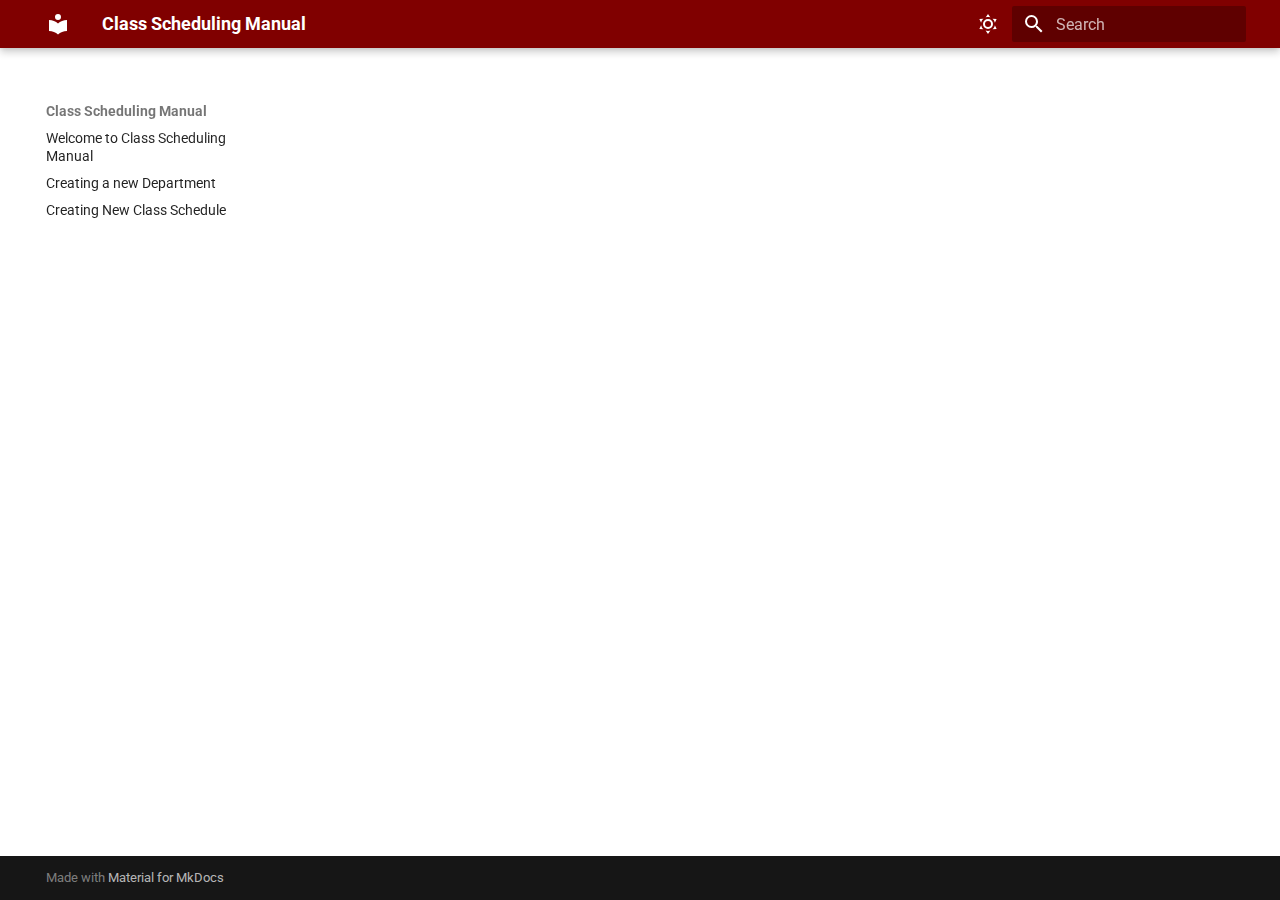
<file: generating-documents/index.html>
<!doctype html>
<html lang="en" class="no-js">
  <head>
    
      <meta charset="utf-8">
      <meta name="viewport" content="width=device-width,initial-scale=1">
      
      
      
      
      
      <link rel="icon" href="../assets/images/favicon.png">
      <meta name="generator" content="mkdocs-1.4.2, mkdocs-material-9.0.5">
    
    
      
        <title>Generating documents - Class Scheduling Manual</title>
      
    
    
      <link rel="stylesheet" href="../assets/stylesheets/main.558e4712.min.css">
      
        
        <link rel="stylesheet" href="../assets/stylesheets/palette.2505c338.min.css">
      
      

    
    
    
      
        
        
        <link rel="preconnect" href="https://fonts.gstatic.com" crossorigin>
        <link rel="stylesheet" href="https://fonts.googleapis.com/css?family=Roboto:300,300i,400,400i,700,700i%7CRoboto+Mono:400,400i,700,700i&display=fallback">
        <style>:root{--md-text-font:"Roboto";--md-code-font:"Roboto Mono"}</style>
      
    
    
      <link rel="stylesheet" href="../stylesheets/extra.css">
    
    <script>__md_scope=new URL("..",location),__md_hash=e=>[...e].reduce((e,_)=>(e<<5)-e+_.charCodeAt(0),0),__md_get=(e,_=localStorage,t=__md_scope)=>JSON.parse(_.getItem(t.pathname+"."+e)),__md_set=(e,_,t=localStorage,a=__md_scope)=>{try{t.setItem(a.pathname+"."+e,JSON.stringify(_))}catch(e){}}</script>
    
      

    
    
    
  </head>
  
  
    
    
      
    
    
    
    
    <body dir="ltr" data-md-color-scheme="default" data-md-color-primary="" data-md-color-accent="">
  
    
    
      <script>var palette=__md_get("__palette");if(palette&&"object"==typeof palette.color)for(var key of Object.keys(palette.color))document.body.setAttribute("data-md-color-"+key,palette.color[key])</script>
    
    <input class="md-toggle" data-md-toggle="drawer" type="checkbox" id="__drawer" autocomplete="off">
    <input class="md-toggle" data-md-toggle="search" type="checkbox" id="__search" autocomplete="off">
    <label class="md-overlay" for="__drawer"></label>
    <div data-md-component="skip">
      
    </div>
    <div data-md-component="announce">
      
    </div>
    
    
      

<header class="md-header" data-md-component="header">
  <nav class="md-header__inner md-grid" aria-label="Header">
    <a href=".." title="Class Scheduling Manual" class="md-header__button md-logo" aria-label="Class Scheduling Manual" data-md-component="logo">
      
  
  <svg xmlns="http://www.w3.org/2000/svg" viewBox="0 0 24 24"><path d="M12 8a3 3 0 0 0 3-3 3 3 0 0 0-3-3 3 3 0 0 0-3 3 3 3 0 0 0 3 3m0 3.54C9.64 9.35 6.5 8 3 8v11c3.5 0 6.64 1.35 9 3.54 2.36-2.19 5.5-3.54 9-3.54V8c-3.5 0-6.64 1.35-9 3.54Z"/></svg>

    </a>
    <label class="md-header__button md-icon" for="__drawer">
      <svg xmlns="http://www.w3.org/2000/svg" viewBox="0 0 24 24"><path d="M3 6h18v2H3V6m0 5h18v2H3v-2m0 5h18v2H3v-2Z"/></svg>
    </label>
    <div class="md-header__title" data-md-component="header-title">
      <div class="md-header__ellipsis">
        <div class="md-header__topic">
          <span class="md-ellipsis">
            Class Scheduling Manual
          </span>
        </div>
        <div class="md-header__topic" data-md-component="header-topic">
          <span class="md-ellipsis">
            
              Generating documents
            
          </span>
        </div>
      </div>
    </div>
    
      <form class="md-header__option" data-md-component="palette">
        
          
          <input class="md-option" data-md-color-media="(prefers-color-scheme: light)" data-md-color-scheme="default" data-md-color-primary="" data-md-color-accent=""  aria-label="Switch to dark mode"  type="radio" name="__palette" id="__palette_1">
          
            <label class="md-header__button md-icon" title="Switch to dark mode" for="__palette_2" hidden>
              <svg xmlns="http://www.w3.org/2000/svg" viewBox="0 0 24 24"><path d="M12 7a5 5 0 0 1 5 5 5 5 0 0 1-5 5 5 5 0 0 1-5-5 5 5 0 0 1 5-5m0 2a3 3 0 0 0-3 3 3 3 0 0 0 3 3 3 3 0 0 0 3-3 3 3 0 0 0-3-3m0-7 2.39 3.42C13.65 5.15 12.84 5 12 5c-.84 0-1.65.15-2.39.42L12 2M3.34 7l4.16-.35A7.2 7.2 0 0 0 5.94 8.5c-.44.74-.69 1.5-.83 2.29L3.34 7m.02 10 1.76-3.77a7.131 7.131 0 0 0 2.38 4.14L3.36 17M20.65 7l-1.77 3.79a7.023 7.023 0 0 0-2.38-4.15l4.15.36m-.01 10-4.14.36c.59-.51 1.12-1.14 1.54-1.86.42-.73.69-1.5.83-2.29L20.64 17M12 22l-2.41-3.44c.74.27 1.55.44 2.41.44.82 0 1.63-.17 2.37-.44L12 22Z"/></svg>
            </label>
          
        
          
          <input class="md-option" data-md-color-media="(prefers-color-scheme: dark)" data-md-color-scheme="slate" data-md-color-primary="" data-md-color-accent=""  aria-label="Switch to light mode"  type="radio" name="__palette" id="__palette_2">
          
            <label class="md-header__button md-icon" title="Switch to light mode" for="__palette_1" hidden>
              <svg xmlns="http://www.w3.org/2000/svg" viewBox="0 0 24 24"><path d="m17.75 4.09-2.53 1.94.91 3.06-2.63-1.81-2.63 1.81.91-3.06-2.53-1.94L12.44 4l1.06-3 1.06 3 3.19.09m3.5 6.91-1.64 1.25.59 1.98-1.7-1.17-1.7 1.17.59-1.98L15.75 11l2.06-.05L18.5 9l.69 1.95 2.06.05m-2.28 4.95c.83-.08 1.72 1.1 1.19 1.85-.32.45-.66.87-1.08 1.27C15.17 23 8.84 23 4.94 19.07c-3.91-3.9-3.91-10.24 0-14.14.4-.4.82-.76 1.27-1.08.75-.53 1.93.36 1.85 1.19-.27 2.86.69 5.83 2.89 8.02a9.96 9.96 0 0 0 8.02 2.89m-1.64 2.02a12.08 12.08 0 0 1-7.8-3.47c-2.17-2.19-3.33-5-3.49-7.82-2.81 3.14-2.7 7.96.31 10.98 3.02 3.01 7.84 3.12 10.98.31Z"/></svg>
            </label>
          
        
      </form>
    
    
    
      <label class="md-header__button md-icon" for="__search">
        <svg xmlns="http://www.w3.org/2000/svg" viewBox="0 0 24 24"><path d="M9.5 3A6.5 6.5 0 0 1 16 9.5c0 1.61-.59 3.09-1.56 4.23l.27.27h.79l5 5-1.5 1.5-5-5v-.79l-.27-.27A6.516 6.516 0 0 1 9.5 16 6.5 6.5 0 0 1 3 9.5 6.5 6.5 0 0 1 9.5 3m0 2C7 5 5 7 5 9.5S7 14 9.5 14 14 12 14 9.5 12 5 9.5 5Z"/></svg>
      </label>
      <div class="md-search" data-md-component="search" role="dialog">
  <label class="md-search__overlay" for="__search"></label>
  <div class="md-search__inner" role="search">
    <form class="md-search__form" name="search">
      <input type="text" class="md-search__input" name="query" aria-label="Search" placeholder="Search" autocapitalize="off" autocorrect="off" autocomplete="off" spellcheck="false" data-md-component="search-query" required>
      <label class="md-search__icon md-icon" for="__search">
        <svg xmlns="http://www.w3.org/2000/svg" viewBox="0 0 24 24"><path d="M9.5 3A6.5 6.5 0 0 1 16 9.5c0 1.61-.59 3.09-1.56 4.23l.27.27h.79l5 5-1.5 1.5-5-5v-.79l-.27-.27A6.516 6.516 0 0 1 9.5 16 6.5 6.5 0 0 1 3 9.5 6.5 6.5 0 0 1 9.5 3m0 2C7 5 5 7 5 9.5S7 14 9.5 14 14 12 14 9.5 12 5 9.5 5Z"/></svg>
        <svg xmlns="http://www.w3.org/2000/svg" viewBox="0 0 24 24"><path d="M20 11v2H8l5.5 5.5-1.42 1.42L4.16 12l7.92-7.92L13.5 5.5 8 11h12Z"/></svg>
      </label>
      <nav class="md-search__options" aria-label="Search">
        
        <button type="reset" class="md-search__icon md-icon" title="Clear" aria-label="Clear" tabindex="-1">
          <svg xmlns="http://www.w3.org/2000/svg" viewBox="0 0 24 24"><path d="M19 6.41 17.59 5 12 10.59 6.41 5 5 6.41 10.59 12 5 17.59 6.41 19 12 13.41 17.59 19 19 17.59 13.41 12 19 6.41Z"/></svg>
        </button>
      </nav>
      
    </form>
    <div class="md-search__output">
      <div class="md-search__scrollwrap" data-md-scrollfix>
        <div class="md-search-result" data-md-component="search-result">
          <div class="md-search-result__meta">
            Initializing search
          </div>
          <ol class="md-search-result__list" role="presentation"></ol>
        </div>
      </div>
    </div>
  </div>
</div>
    
    
  </nav>
  
</header>
    
    <div class="md-container" data-md-component="container">
      
      
        
          
        
      
      <main class="md-main" data-md-component="main">
        <div class="md-main__inner md-grid">
          
            
              
              <div class="md-sidebar md-sidebar--primary" data-md-component="sidebar" data-md-type="navigation" >
                <div class="md-sidebar__scrollwrap">
                  <div class="md-sidebar__inner">
                    


<nav class="md-nav md-nav--primary" aria-label="Navigation" data-md-level="0">
  <label class="md-nav__title" for="__drawer">
    <a href=".." title="Class Scheduling Manual" class="md-nav__button md-logo" aria-label="Class Scheduling Manual" data-md-component="logo">
      
  
  <svg xmlns="http://www.w3.org/2000/svg" viewBox="0 0 24 24"><path d="M12 8a3 3 0 0 0 3-3 3 3 0 0 0-3-3 3 3 0 0 0-3 3 3 3 0 0 0 3 3m0 3.54C9.64 9.35 6.5 8 3 8v11c3.5 0 6.64 1.35 9 3.54 2.36-2.19 5.5-3.54 9-3.54V8c-3.5 0-6.64 1.35-9 3.54Z"/></svg>

    </a>
    Class Scheduling Manual
  </label>
  
  <ul class="md-nav__list" data-md-scrollfix>
    
      
      
      

  
  
  
    <li class="md-nav__item">
      <a href=".." class="md-nav__link">
        Welcome to Class Scheduling Manual
      </a>
    </li>
  

    
      
      
      

  
  
  
    <li class="md-nav__item">
      <a href="../creating-a-department/" class="md-nav__link">
        Creating a new Department
      </a>
    </li>
  

    
      
      
      

  
  
  
    <li class="md-nav__item">
      <a href="../creating-new-class-schedule/" class="md-nav__link">
        Creating New Class Schedule
      </a>
    </li>
  

    
  </ul>
</nav>
                  </div>
                </div>
              </div>
            
            
              
              <div class="md-sidebar md-sidebar--secondary" data-md-component="sidebar" data-md-type="toc" >
                <div class="md-sidebar__scrollwrap">
                  <div class="md-sidebar__inner">
                    

<nav class="md-nav md-nav--secondary" aria-label="Table of contents">
  
  
  
  
</nav>
                  </div>
                </div>
              </div>
            
          
          
            <div class="md-content" data-md-component="content">
              <article class="md-content__inner md-typeset">
                
                  









                
              </article>
            </div>
          
          
        </div>
        
      </main>
      
        <footer class="md-footer">
  
  <div class="md-footer-meta md-typeset">
    <div class="md-footer-meta__inner md-grid">
      <div class="md-copyright">
  
  
    Made with
    <a href="https://squidfunk.github.io/mkdocs-material/" target="_blank" rel="noopener">
      Material for MkDocs
    </a>
  
</div>
      
    </div>
  </div>
</footer>
      
    </div>
    <div class="md-dialog" data-md-component="dialog">
      <div class="md-dialog__inner md-typeset"></div>
    </div>
    
    <script id="__config" type="application/json">{"base": "..", "features": [], "search": "../assets/javascripts/workers/search.e5c33ebb.min.js", "translations": {"clipboard.copied": "Copied to clipboard", "clipboard.copy": "Copy to clipboard", "search.result.more.one": "1 more on this page", "search.result.more.other": "# more on this page", "search.result.none": "No matching documents", "search.result.one": "1 matching document", "search.result.other": "# matching documents", "search.result.placeholder": "Type to start searching", "search.result.term.missing": "Missing", "select.version": "Select version"}}</script>
    
    
      <script src="../assets/javascripts/bundle.51d95adb.min.js"></script>
      
    
  </body>
</html>
</file>
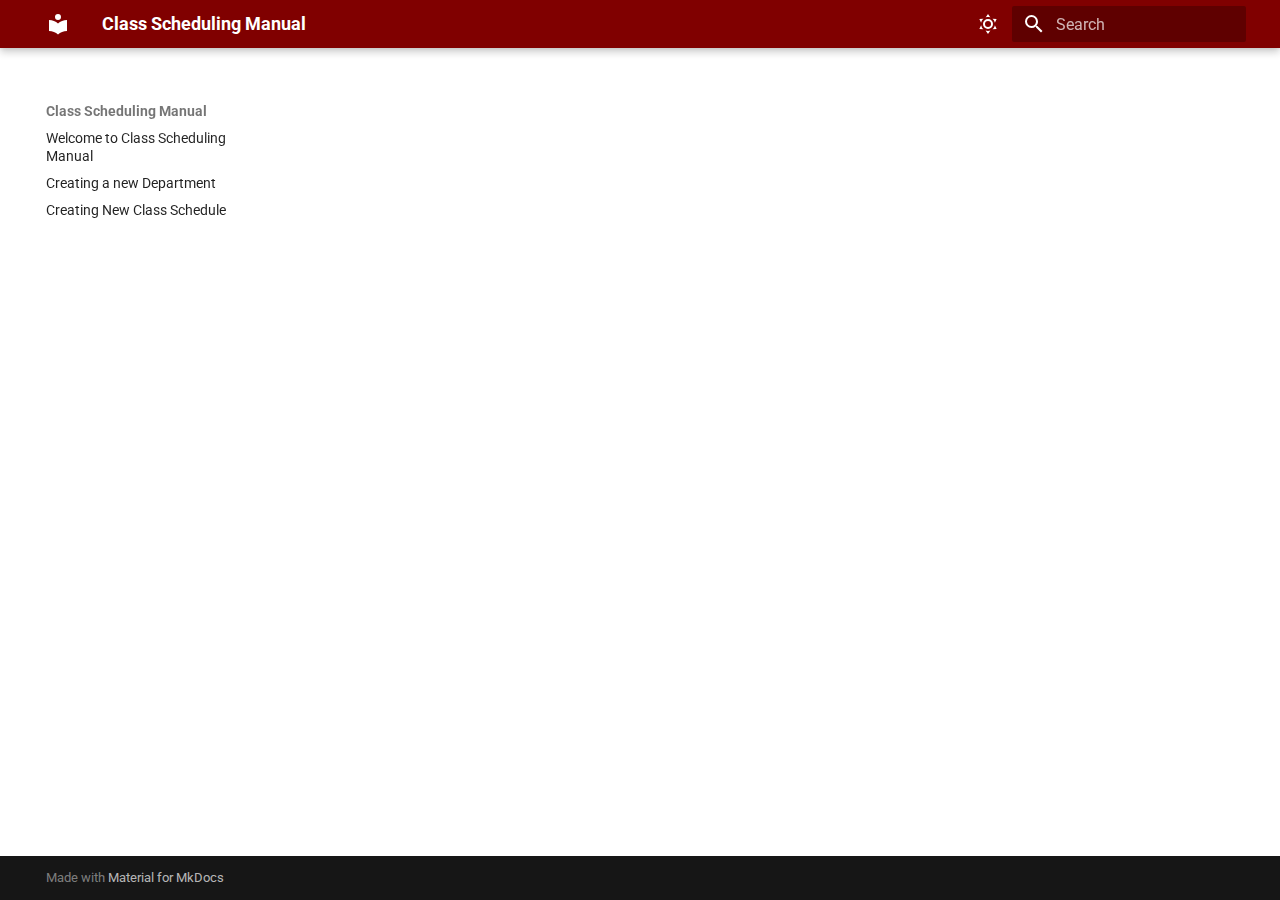
<file: getting-started/index.html>
<!doctype html>
<html lang="en" class="no-js">
  <head>
    
      <meta charset="utf-8">
      <meta name="viewport" content="width=device-width,initial-scale=1">
      
      
      
      
      
      <link rel="icon" href="../assets/images/favicon.png">
      <meta name="generator" content="mkdocs-1.4.2, mkdocs-material-9.0.5">
    
    
      
        <title>Getting started - Class Scheduling Manual</title>
      
    
    
      <link rel="stylesheet" href="../assets/stylesheets/main.558e4712.min.css">
      
        
        <link rel="stylesheet" href="../assets/stylesheets/palette.2505c338.min.css">
      
      

    
    
    
      
        
        
        <link rel="preconnect" href="https://fonts.gstatic.com" crossorigin>
        <link rel="stylesheet" href="https://fonts.googleapis.com/css?family=Roboto:300,300i,400,400i,700,700i%7CRoboto+Mono:400,400i,700,700i&display=fallback">
        <style>:root{--md-text-font:"Roboto";--md-code-font:"Roboto Mono"}</style>
      
    
    
      <link rel="stylesheet" href="../stylesheets/extra.css">
    
    <script>__md_scope=new URL("..",location),__md_hash=e=>[...e].reduce((e,_)=>(e<<5)-e+_.charCodeAt(0),0),__md_get=(e,_=localStorage,t=__md_scope)=>JSON.parse(_.getItem(t.pathname+"."+e)),__md_set=(e,_,t=localStorage,a=__md_scope)=>{try{t.setItem(a.pathname+"."+e,JSON.stringify(_))}catch(e){}}</script>
    
      

    
    
    
  </head>
  
  
    
    
      
    
    
    
    
    <body dir="ltr" data-md-color-scheme="default" data-md-color-primary="" data-md-color-accent="">
  
    
    
      <script>var palette=__md_get("__palette");if(palette&&"object"==typeof palette.color)for(var key of Object.keys(palette.color))document.body.setAttribute("data-md-color-"+key,palette.color[key])</script>
    
    <input class="md-toggle" data-md-toggle="drawer" type="checkbox" id="__drawer" autocomplete="off">
    <input class="md-toggle" data-md-toggle="search" type="checkbox" id="__search" autocomplete="off">
    <label class="md-overlay" for="__drawer"></label>
    <div data-md-component="skip">
      
    </div>
    <div data-md-component="announce">
      
    </div>
    
    
      

<header class="md-header" data-md-component="header">
  <nav class="md-header__inner md-grid" aria-label="Header">
    <a href=".." title="Class Scheduling Manual" class="md-header__button md-logo" aria-label="Class Scheduling Manual" data-md-component="logo">
      
  
  <svg xmlns="http://www.w3.org/2000/svg" viewBox="0 0 24 24"><path d="M12 8a3 3 0 0 0 3-3 3 3 0 0 0-3-3 3 3 0 0 0-3 3 3 3 0 0 0 3 3m0 3.54C9.64 9.35 6.5 8 3 8v11c3.5 0 6.64 1.35 9 3.54 2.36-2.19 5.5-3.54 9-3.54V8c-3.5 0-6.64 1.35-9 3.54Z"/></svg>

    </a>
    <label class="md-header__button md-icon" for="__drawer">
      <svg xmlns="http://www.w3.org/2000/svg" viewBox="0 0 24 24"><path d="M3 6h18v2H3V6m0 5h18v2H3v-2m0 5h18v2H3v-2Z"/></svg>
    </label>
    <div class="md-header__title" data-md-component="header-title">
      <div class="md-header__ellipsis">
        <div class="md-header__topic">
          <span class="md-ellipsis">
            Class Scheduling Manual
          </span>
        </div>
        <div class="md-header__topic" data-md-component="header-topic">
          <span class="md-ellipsis">
            
              Getting started
            
          </span>
        </div>
      </div>
    </div>
    
      <form class="md-header__option" data-md-component="palette">
        
          
          <input class="md-option" data-md-color-media="(prefers-color-scheme: light)" data-md-color-scheme="default" data-md-color-primary="" data-md-color-accent=""  aria-label="Switch to dark mode"  type="radio" name="__palette" id="__palette_1">
          
            <label class="md-header__button md-icon" title="Switch to dark mode" for="__palette_2" hidden>
              <svg xmlns="http://www.w3.org/2000/svg" viewBox="0 0 24 24"><path d="M12 7a5 5 0 0 1 5 5 5 5 0 0 1-5 5 5 5 0 0 1-5-5 5 5 0 0 1 5-5m0 2a3 3 0 0 0-3 3 3 3 0 0 0 3 3 3 3 0 0 0 3-3 3 3 0 0 0-3-3m0-7 2.39 3.42C13.65 5.15 12.84 5 12 5c-.84 0-1.65.15-2.39.42L12 2M3.34 7l4.16-.35A7.2 7.2 0 0 0 5.94 8.5c-.44.74-.69 1.5-.83 2.29L3.34 7m.02 10 1.76-3.77a7.131 7.131 0 0 0 2.38 4.14L3.36 17M20.65 7l-1.77 3.79a7.023 7.023 0 0 0-2.38-4.15l4.15.36m-.01 10-4.14.36c.59-.51 1.12-1.14 1.54-1.86.42-.73.69-1.5.83-2.29L20.64 17M12 22l-2.41-3.44c.74.27 1.55.44 2.41.44.82 0 1.63-.17 2.37-.44L12 22Z"/></svg>
            </label>
          
        
          
          <input class="md-option" data-md-color-media="(prefers-color-scheme: dark)" data-md-color-scheme="slate" data-md-color-primary="" data-md-color-accent=""  aria-label="Switch to light mode"  type="radio" name="__palette" id="__palette_2">
          
            <label class="md-header__button md-icon" title="Switch to light mode" for="__palette_1" hidden>
              <svg xmlns="http://www.w3.org/2000/svg" viewBox="0 0 24 24"><path d="m17.75 4.09-2.53 1.94.91 3.06-2.63-1.81-2.63 1.81.91-3.06-2.53-1.94L12.44 4l1.06-3 1.06 3 3.19.09m3.5 6.91-1.64 1.25.59 1.98-1.7-1.17-1.7 1.17.59-1.98L15.75 11l2.06-.05L18.5 9l.69 1.95 2.06.05m-2.28 4.95c.83-.08 1.72 1.1 1.19 1.85-.32.45-.66.87-1.08 1.27C15.17 23 8.84 23 4.94 19.07c-3.91-3.9-3.91-10.24 0-14.14.4-.4.82-.76 1.27-1.08.75-.53 1.93.36 1.85 1.19-.27 2.86.69 5.83 2.89 8.02a9.96 9.96 0 0 0 8.02 2.89m-1.64 2.02a12.08 12.08 0 0 1-7.8-3.47c-2.17-2.19-3.33-5-3.49-7.82-2.81 3.14-2.7 7.96.31 10.98 3.02 3.01 7.84 3.12 10.98.31Z"/></svg>
            </label>
          
        
      </form>
    
    
    
      <label class="md-header__button md-icon" for="__search">
        <svg xmlns="http://www.w3.org/2000/svg" viewBox="0 0 24 24"><path d="M9.5 3A6.5 6.5 0 0 1 16 9.5c0 1.61-.59 3.09-1.56 4.23l.27.27h.79l5 5-1.5 1.5-5-5v-.79l-.27-.27A6.516 6.516 0 0 1 9.5 16 6.5 6.5 0 0 1 3 9.5 6.5 6.5 0 0 1 9.5 3m0 2C7 5 5 7 5 9.5S7 14 9.5 14 14 12 14 9.5 12 5 9.5 5Z"/></svg>
      </label>
      <div class="md-search" data-md-component="search" role="dialog">
  <label class="md-search__overlay" for="__search"></label>
  <div class="md-search__inner" role="search">
    <form class="md-search__form" name="search">
      <input type="text" class="md-search__input" name="query" aria-label="Search" placeholder="Search" autocapitalize="off" autocorrect="off" autocomplete="off" spellcheck="false" data-md-component="search-query" required>
      <label class="md-search__icon md-icon" for="__search">
        <svg xmlns="http://www.w3.org/2000/svg" viewBox="0 0 24 24"><path d="M9.5 3A6.5 6.5 0 0 1 16 9.5c0 1.61-.59 3.09-1.56 4.23l.27.27h.79l5 5-1.5 1.5-5-5v-.79l-.27-.27A6.516 6.516 0 0 1 9.5 16 6.5 6.5 0 0 1 3 9.5 6.5 6.5 0 0 1 9.5 3m0 2C7 5 5 7 5 9.5S7 14 9.5 14 14 12 14 9.5 12 5 9.5 5Z"/></svg>
        <svg xmlns="http://www.w3.org/2000/svg" viewBox="0 0 24 24"><path d="M20 11v2H8l5.5 5.5-1.42 1.42L4.16 12l7.92-7.92L13.5 5.5 8 11h12Z"/></svg>
      </label>
      <nav class="md-search__options" aria-label="Search">
        
        <button type="reset" class="md-search__icon md-icon" title="Clear" aria-label="Clear" tabindex="-1">
          <svg xmlns="http://www.w3.org/2000/svg" viewBox="0 0 24 24"><path d="M19 6.41 17.59 5 12 10.59 6.41 5 5 6.41 10.59 12 5 17.59 6.41 19 12 13.41 17.59 19 19 17.59 13.41 12 19 6.41Z"/></svg>
        </button>
      </nav>
      
    </form>
    <div class="md-search__output">
      <div class="md-search__scrollwrap" data-md-scrollfix>
        <div class="md-search-result" data-md-component="search-result">
          <div class="md-search-result__meta">
            Initializing search
          </div>
          <ol class="md-search-result__list" role="presentation"></ol>
        </div>
      </div>
    </div>
  </div>
</div>
    
    
  </nav>
  
</header>
    
    <div class="md-container" data-md-component="container">
      
      
        
          
        
      
      <main class="md-main" data-md-component="main">
        <div class="md-main__inner md-grid">
          
            
              
              <div class="md-sidebar md-sidebar--primary" data-md-component="sidebar" data-md-type="navigation" >
                <div class="md-sidebar__scrollwrap">
                  <div class="md-sidebar__inner">
                    


<nav class="md-nav md-nav--primary" aria-label="Navigation" data-md-level="0">
  <label class="md-nav__title" for="__drawer">
    <a href=".." title="Class Scheduling Manual" class="md-nav__button md-logo" aria-label="Class Scheduling Manual" data-md-component="logo">
      
  
  <svg xmlns="http://www.w3.org/2000/svg" viewBox="0 0 24 24"><path d="M12 8a3 3 0 0 0 3-3 3 3 0 0 0-3-3 3 3 0 0 0-3 3 3 3 0 0 0 3 3m0 3.54C9.64 9.35 6.5 8 3 8v11c3.5 0 6.64 1.35 9 3.54 2.36-2.19 5.5-3.54 9-3.54V8c-3.5 0-6.64 1.35-9 3.54Z"/></svg>

    </a>
    Class Scheduling Manual
  </label>
  
  <ul class="md-nav__list" data-md-scrollfix>
    
      
      
      

  
  
  
    <li class="md-nav__item">
      <a href=".." class="md-nav__link">
        Welcome to Class Scheduling Manual
      </a>
    </li>
  

    
      
      
      

  
  
  
    <li class="md-nav__item">
      <a href="../creating-a-department/" class="md-nav__link">
        Creating a new Department
      </a>
    </li>
  

    
      
      
      

  
  
  
    <li class="md-nav__item">
      <a href="../creating-new-class-schedule/" class="md-nav__link">
        Creating New Class Schedule
      </a>
    </li>
  

    
  </ul>
</nav>
                  </div>
                </div>
              </div>
            
            
              
              <div class="md-sidebar md-sidebar--secondary" data-md-component="sidebar" data-md-type="toc" >
                <div class="md-sidebar__scrollwrap">
                  <div class="md-sidebar__inner">
                    

<nav class="md-nav md-nav--secondary" aria-label="Table of contents">
  
  
  
  
</nav>
                  </div>
                </div>
              </div>
            
          
          
            <div class="md-content" data-md-component="content">
              <article class="md-content__inner md-typeset">
                
                  









                
              </article>
            </div>
          
          
        </div>
        
      </main>
      
        <footer class="md-footer">
  
  <div class="md-footer-meta md-typeset">
    <div class="md-footer-meta__inner md-grid">
      <div class="md-copyright">
  
  
    Made with
    <a href="https://squidfunk.github.io/mkdocs-material/" target="_blank" rel="noopener">
      Material for MkDocs
    </a>
  
</div>
      
    </div>
  </div>
</footer>
      
    </div>
    <div class="md-dialog" data-md-component="dialog">
      <div class="md-dialog__inner md-typeset"></div>
    </div>
    
    <script id="__config" type="application/json">{"base": "..", "features": [], "search": "../assets/javascripts/workers/search.e5c33ebb.min.js", "translations": {"clipboard.copied": "Copied to clipboard", "clipboard.copy": "Copy to clipboard", "search.result.more.one": "1 more on this page", "search.result.more.other": "# more on this page", "search.result.none": "No matching documents", "search.result.one": "1 matching document", "search.result.other": "# matching documents", "search.result.placeholder": "Type to start searching", "search.result.term.missing": "Missing", "select.version": "Select version"}}</script>
    
    
      <script src="../assets/javascripts/bundle.51d95adb.min.js"></script>
      
    
  </body>
</html>
</file>
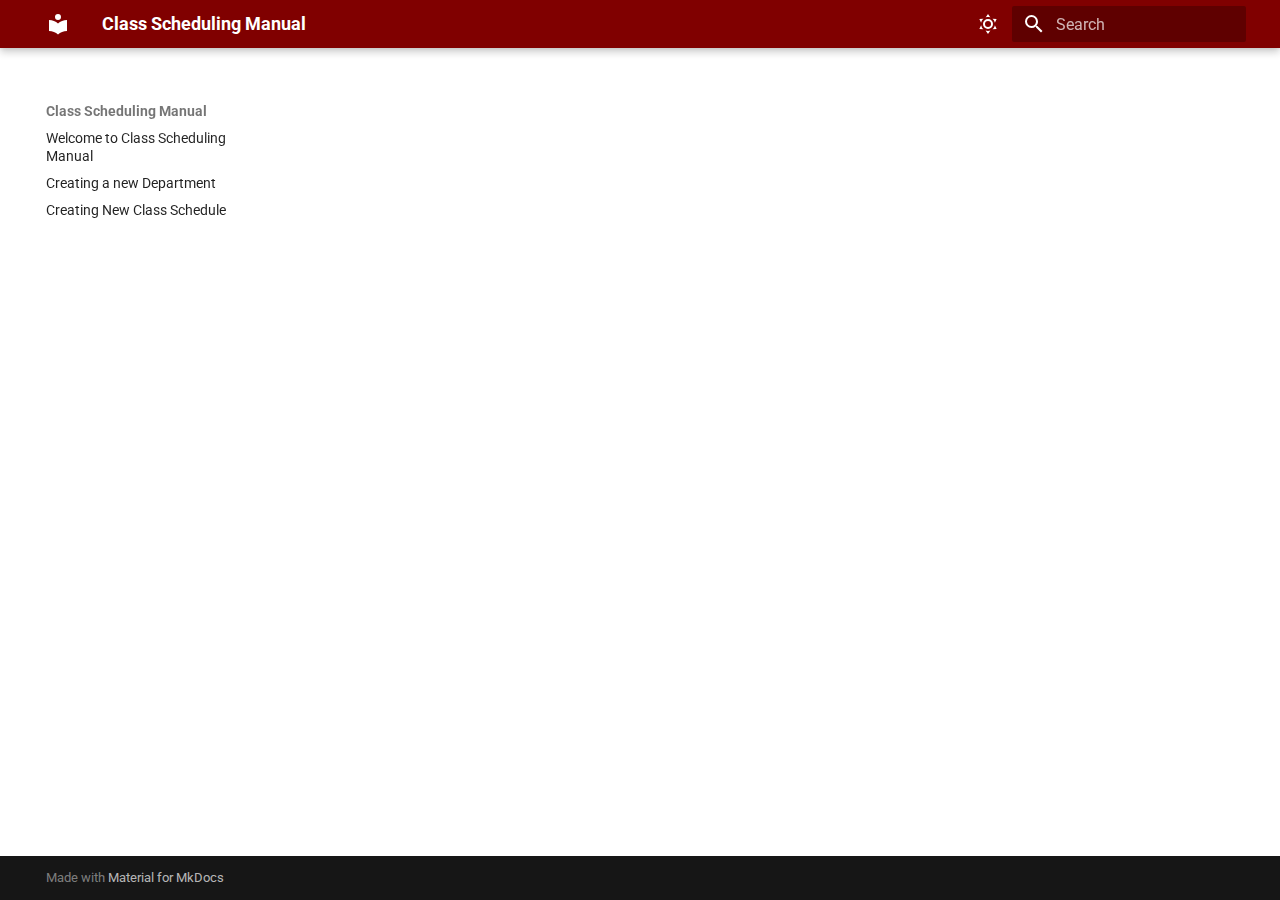
<file: registering-new-student-admin/index.html>
<!doctype html>
<html lang="en" class="no-js">
  <head>
    
      <meta charset="utf-8">
      <meta name="viewport" content="width=device-width,initial-scale=1">
      
      
      
      
      
      <link rel="icon" href="../assets/images/favicon.png">
      <meta name="generator" content="mkdocs-1.4.2, mkdocs-material-9.0.5">
    
    
      
        <title>Registering new student admin - Class Scheduling Manual</title>
      
    
    
      <link rel="stylesheet" href="../assets/stylesheets/main.558e4712.min.css">
      
        
        <link rel="stylesheet" href="../assets/stylesheets/palette.2505c338.min.css">
      
      

    
    
    
      
        
        
        <link rel="preconnect" href="https://fonts.gstatic.com" crossorigin>
        <link rel="stylesheet" href="https://fonts.googleapis.com/css?family=Roboto:300,300i,400,400i,700,700i%7CRoboto+Mono:400,400i,700,700i&display=fallback">
        <style>:root{--md-text-font:"Roboto";--md-code-font:"Roboto Mono"}</style>
      
    
    
      <link rel="stylesheet" href="../stylesheets/extra.css">
    
    <script>__md_scope=new URL("..",location),__md_hash=e=>[...e].reduce((e,_)=>(e<<5)-e+_.charCodeAt(0),0),__md_get=(e,_=localStorage,t=__md_scope)=>JSON.parse(_.getItem(t.pathname+"."+e)),__md_set=(e,_,t=localStorage,a=__md_scope)=>{try{t.setItem(a.pathname+"."+e,JSON.stringify(_))}catch(e){}}</script>
    
      

    
    
    
  </head>
  
  
    
    
      
    
    
    
    
    <body dir="ltr" data-md-color-scheme="default" data-md-color-primary="" data-md-color-accent="">
  
    
    
      <script>var palette=__md_get("__palette");if(palette&&"object"==typeof palette.color)for(var key of Object.keys(palette.color))document.body.setAttribute("data-md-color-"+key,palette.color[key])</script>
    
    <input class="md-toggle" data-md-toggle="drawer" type="checkbox" id="__drawer" autocomplete="off">
    <input class="md-toggle" data-md-toggle="search" type="checkbox" id="__search" autocomplete="off">
    <label class="md-overlay" for="__drawer"></label>
    <div data-md-component="skip">
      
    </div>
    <div data-md-component="announce">
      
    </div>
    
    
      

<header class="md-header" data-md-component="header">
  <nav class="md-header__inner md-grid" aria-label="Header">
    <a href=".." title="Class Scheduling Manual" class="md-header__button md-logo" aria-label="Class Scheduling Manual" data-md-component="logo">
      
  
  <svg xmlns="http://www.w3.org/2000/svg" viewBox="0 0 24 24"><path d="M12 8a3 3 0 0 0 3-3 3 3 0 0 0-3-3 3 3 0 0 0-3 3 3 3 0 0 0 3 3m0 3.54C9.64 9.35 6.5 8 3 8v11c3.5 0 6.64 1.35 9 3.54 2.36-2.19 5.5-3.54 9-3.54V8c-3.5 0-6.64 1.35-9 3.54Z"/></svg>

    </a>
    <label class="md-header__button md-icon" for="__drawer">
      <svg xmlns="http://www.w3.org/2000/svg" viewBox="0 0 24 24"><path d="M3 6h18v2H3V6m0 5h18v2H3v-2m0 5h18v2H3v-2Z"/></svg>
    </label>
    <div class="md-header__title" data-md-component="header-title">
      <div class="md-header__ellipsis">
        <div class="md-header__topic">
          <span class="md-ellipsis">
            Class Scheduling Manual
          </span>
        </div>
        <div class="md-header__topic" data-md-component="header-topic">
          <span class="md-ellipsis">
            
              Registering new student admin
            
          </span>
        </div>
      </div>
    </div>
    
      <form class="md-header__option" data-md-component="palette">
        
          
          <input class="md-option" data-md-color-media="(prefers-color-scheme: light)" data-md-color-scheme="default" data-md-color-primary="" data-md-color-accent=""  aria-label="Switch to dark mode"  type="radio" name="__palette" id="__palette_1">
          
            <label class="md-header__button md-icon" title="Switch to dark mode" for="__palette_2" hidden>
              <svg xmlns="http://www.w3.org/2000/svg" viewBox="0 0 24 24"><path d="M12 7a5 5 0 0 1 5 5 5 5 0 0 1-5 5 5 5 0 0 1-5-5 5 5 0 0 1 5-5m0 2a3 3 0 0 0-3 3 3 3 0 0 0 3 3 3 3 0 0 0 3-3 3 3 0 0 0-3-3m0-7 2.39 3.42C13.65 5.15 12.84 5 12 5c-.84 0-1.65.15-2.39.42L12 2M3.34 7l4.16-.35A7.2 7.2 0 0 0 5.94 8.5c-.44.74-.69 1.5-.83 2.29L3.34 7m.02 10 1.76-3.77a7.131 7.131 0 0 0 2.38 4.14L3.36 17M20.65 7l-1.77 3.79a7.023 7.023 0 0 0-2.38-4.15l4.15.36m-.01 10-4.14.36c.59-.51 1.12-1.14 1.54-1.86.42-.73.69-1.5.83-2.29L20.64 17M12 22l-2.41-3.44c.74.27 1.55.44 2.41.44.82 0 1.63-.17 2.37-.44L12 22Z"/></svg>
            </label>
          
        
          
          <input class="md-option" data-md-color-media="(prefers-color-scheme: dark)" data-md-color-scheme="slate" data-md-color-primary="" data-md-color-accent=""  aria-label="Switch to light mode"  type="radio" name="__palette" id="__palette_2">
          
            <label class="md-header__button md-icon" title="Switch to light mode" for="__palette_1" hidden>
              <svg xmlns="http://www.w3.org/2000/svg" viewBox="0 0 24 24"><path d="m17.75 4.09-2.53 1.94.91 3.06-2.63-1.81-2.63 1.81.91-3.06-2.53-1.94L12.44 4l1.06-3 1.06 3 3.19.09m3.5 6.91-1.64 1.25.59 1.98-1.7-1.17-1.7 1.17.59-1.98L15.75 11l2.06-.05L18.5 9l.69 1.95 2.06.05m-2.28 4.95c.83-.08 1.72 1.1 1.19 1.85-.32.45-.66.87-1.08 1.27C15.17 23 8.84 23 4.94 19.07c-3.91-3.9-3.91-10.24 0-14.14.4-.4.82-.76 1.27-1.08.75-.53 1.93.36 1.85 1.19-.27 2.86.69 5.83 2.89 8.02a9.96 9.96 0 0 0 8.02 2.89m-1.64 2.02a12.08 12.08 0 0 1-7.8-3.47c-2.17-2.19-3.33-5-3.49-7.82-2.81 3.14-2.7 7.96.31 10.98 3.02 3.01 7.84 3.12 10.98.31Z"/></svg>
            </label>
          
        
      </form>
    
    
    
      <label class="md-header__button md-icon" for="__search">
        <svg xmlns="http://www.w3.org/2000/svg" viewBox="0 0 24 24"><path d="M9.5 3A6.5 6.5 0 0 1 16 9.5c0 1.61-.59 3.09-1.56 4.23l.27.27h.79l5 5-1.5 1.5-5-5v-.79l-.27-.27A6.516 6.516 0 0 1 9.5 16 6.5 6.5 0 0 1 3 9.5 6.5 6.5 0 0 1 9.5 3m0 2C7 5 5 7 5 9.5S7 14 9.5 14 14 12 14 9.5 12 5 9.5 5Z"/></svg>
      </label>
      <div class="md-search" data-md-component="search" role="dialog">
  <label class="md-search__overlay" for="__search"></label>
  <div class="md-search__inner" role="search">
    <form class="md-search__form" name="search">
      <input type="text" class="md-search__input" name="query" aria-label="Search" placeholder="Search" autocapitalize="off" autocorrect="off" autocomplete="off" spellcheck="false" data-md-component="search-query" required>
      <label class="md-search__icon md-icon" for="__search">
        <svg xmlns="http://www.w3.org/2000/svg" viewBox="0 0 24 24"><path d="M9.5 3A6.5 6.5 0 0 1 16 9.5c0 1.61-.59 3.09-1.56 4.23l.27.27h.79l5 5-1.5 1.5-5-5v-.79l-.27-.27A6.516 6.516 0 0 1 9.5 16 6.5 6.5 0 0 1 3 9.5 6.5 6.5 0 0 1 9.5 3m0 2C7 5 5 7 5 9.5S7 14 9.5 14 14 12 14 9.5 12 5 9.5 5Z"/></svg>
        <svg xmlns="http://www.w3.org/2000/svg" viewBox="0 0 24 24"><path d="M20 11v2H8l5.5 5.5-1.42 1.42L4.16 12l7.92-7.92L13.5 5.5 8 11h12Z"/></svg>
      </label>
      <nav class="md-search__options" aria-label="Search">
        
        <button type="reset" class="md-search__icon md-icon" title="Clear" aria-label="Clear" tabindex="-1">
          <svg xmlns="http://www.w3.org/2000/svg" viewBox="0 0 24 24"><path d="M19 6.41 17.59 5 12 10.59 6.41 5 5 6.41 10.59 12 5 17.59 6.41 19 12 13.41 17.59 19 19 17.59 13.41 12 19 6.41Z"/></svg>
        </button>
      </nav>
      
    </form>
    <div class="md-search__output">
      <div class="md-search__scrollwrap" data-md-scrollfix>
        <div class="md-search-result" data-md-component="search-result">
          <div class="md-search-result__meta">
            Initializing search
          </div>
          <ol class="md-search-result__list" role="presentation"></ol>
        </div>
      </div>
    </div>
  </div>
</div>
    
    
  </nav>
  
</header>
    
    <div class="md-container" data-md-component="container">
      
      
        
          
        
      
      <main class="md-main" data-md-component="main">
        <div class="md-main__inner md-grid">
          
            
              
              <div class="md-sidebar md-sidebar--primary" data-md-component="sidebar" data-md-type="navigation" >
                <div class="md-sidebar__scrollwrap">
                  <div class="md-sidebar__inner">
                    


<nav class="md-nav md-nav--primary" aria-label="Navigation" data-md-level="0">
  <label class="md-nav__title" for="__drawer">
    <a href=".." title="Class Scheduling Manual" class="md-nav__button md-logo" aria-label="Class Scheduling Manual" data-md-component="logo">
      
  
  <svg xmlns="http://www.w3.org/2000/svg" viewBox="0 0 24 24"><path d="M12 8a3 3 0 0 0 3-3 3 3 0 0 0-3-3 3 3 0 0 0-3 3 3 3 0 0 0 3 3m0 3.54C9.64 9.35 6.5 8 3 8v11c3.5 0 6.64 1.35 9 3.54 2.36-2.19 5.5-3.54 9-3.54V8c-3.5 0-6.64 1.35-9 3.54Z"/></svg>

    </a>
    Class Scheduling Manual
  </label>
  
  <ul class="md-nav__list" data-md-scrollfix>
    
      
      
      

  
  
  
    <li class="md-nav__item">
      <a href=".." class="md-nav__link">
        Welcome to Class Scheduling Manual
      </a>
    </li>
  

    
      
      
      

  
  
  
    <li class="md-nav__item">
      <a href="../creating-a-department/" class="md-nav__link">
        Creating a new Department
      </a>
    </li>
  

    
      
      
      

  
  
  
    <li class="md-nav__item">
      <a href="../creating-new-class-schedule/" class="md-nav__link">
        Creating New Class Schedule
      </a>
    </li>
  

    
  </ul>
</nav>
                  </div>
                </div>
              </div>
            
            
              
              <div class="md-sidebar md-sidebar--secondary" data-md-component="sidebar" data-md-type="toc" >
                <div class="md-sidebar__scrollwrap">
                  <div class="md-sidebar__inner">
                    

<nav class="md-nav md-nav--secondary" aria-label="Table of contents">
  
  
  
  
</nav>
                  </div>
                </div>
              </div>
            
          
          
            <div class="md-content" data-md-component="content">
              <article class="md-content__inner md-typeset">
                
                  









                
              </article>
            </div>
          
          
        </div>
        
      </main>
      
        <footer class="md-footer">
  
  <div class="md-footer-meta md-typeset">
    <div class="md-footer-meta__inner md-grid">
      <div class="md-copyright">
  
  
    Made with
    <a href="https://squidfunk.github.io/mkdocs-material/" target="_blank" rel="noopener">
      Material for MkDocs
    </a>
  
</div>
      
    </div>
  </div>
</footer>
      
    </div>
    <div class="md-dialog" data-md-component="dialog">
      <div class="md-dialog__inner md-typeset"></div>
    </div>
    
    <script id="__config" type="application/json">{"base": "..", "features": [], "search": "../assets/javascripts/workers/search.e5c33ebb.min.js", "translations": {"clipboard.copied": "Copied to clipboard", "clipboard.copy": "Copy to clipboard", "search.result.more.one": "1 more on this page", "search.result.more.other": "# more on this page", "search.result.none": "No matching documents", "search.result.one": "1 matching document", "search.result.other": "# matching documents", "search.result.placeholder": "Type to start searching", "search.result.term.missing": "Missing", "select.version": "Select version"}}</script>
    
    
      <script src="../assets/javascripts/bundle.51d95adb.min.js"></script>
      
    
  </body>
</html>
</file>
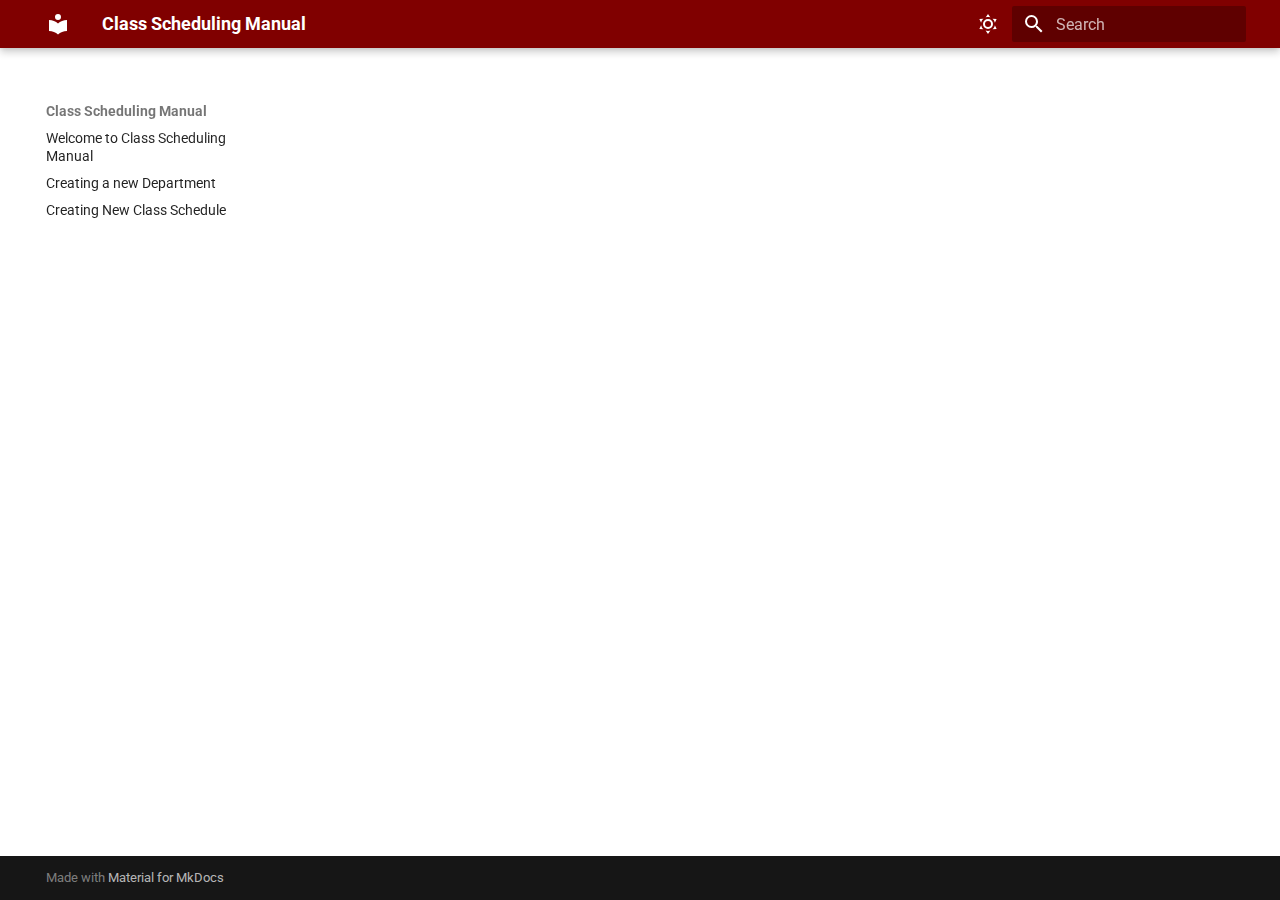
<file: registering-new-teacher/index.html>
<!doctype html>
<html lang="en" class="no-js">
  <head>
    
      <meta charset="utf-8">
      <meta name="viewport" content="width=device-width,initial-scale=1">
      
      
      
      
      
      <link rel="icon" href="../assets/images/favicon.png">
      <meta name="generator" content="mkdocs-1.4.2, mkdocs-material-9.0.5">
    
    
      
        <title>Registering new teacher - Class Scheduling Manual</title>
      
    
    
      <link rel="stylesheet" href="../assets/stylesheets/main.558e4712.min.css">
      
        
        <link rel="stylesheet" href="../assets/stylesheets/palette.2505c338.min.css">
      
      

    
    
    
      
        
        
        <link rel="preconnect" href="https://fonts.gstatic.com" crossorigin>
        <link rel="stylesheet" href="https://fonts.googleapis.com/css?family=Roboto:300,300i,400,400i,700,700i%7CRoboto+Mono:400,400i,700,700i&display=fallback">
        <style>:root{--md-text-font:"Roboto";--md-code-font:"Roboto Mono"}</style>
      
    
    
      <link rel="stylesheet" href="../stylesheets/extra.css">
    
    <script>__md_scope=new URL("..",location),__md_hash=e=>[...e].reduce((e,_)=>(e<<5)-e+_.charCodeAt(0),0),__md_get=(e,_=localStorage,t=__md_scope)=>JSON.parse(_.getItem(t.pathname+"."+e)),__md_set=(e,_,t=localStorage,a=__md_scope)=>{try{t.setItem(a.pathname+"."+e,JSON.stringify(_))}catch(e){}}</script>
    
      

    
    
    
  </head>
  
  
    
    
      
    
    
    
    
    <body dir="ltr" data-md-color-scheme="default" data-md-color-primary="" data-md-color-accent="">
  
    
    
      <script>var palette=__md_get("__palette");if(palette&&"object"==typeof palette.color)for(var key of Object.keys(palette.color))document.body.setAttribute("data-md-color-"+key,palette.color[key])</script>
    
    <input class="md-toggle" data-md-toggle="drawer" type="checkbox" id="__drawer" autocomplete="off">
    <input class="md-toggle" data-md-toggle="search" type="checkbox" id="__search" autocomplete="off">
    <label class="md-overlay" for="__drawer"></label>
    <div data-md-component="skip">
      
    </div>
    <div data-md-component="announce">
      
    </div>
    
    
      

<header class="md-header" data-md-component="header">
  <nav class="md-header__inner md-grid" aria-label="Header">
    <a href=".." title="Class Scheduling Manual" class="md-header__button md-logo" aria-label="Class Scheduling Manual" data-md-component="logo">
      
  
  <svg xmlns="http://www.w3.org/2000/svg" viewBox="0 0 24 24"><path d="M12 8a3 3 0 0 0 3-3 3 3 0 0 0-3-3 3 3 0 0 0-3 3 3 3 0 0 0 3 3m0 3.54C9.64 9.35 6.5 8 3 8v11c3.5 0 6.64 1.35 9 3.54 2.36-2.19 5.5-3.54 9-3.54V8c-3.5 0-6.64 1.35-9 3.54Z"/></svg>

    </a>
    <label class="md-header__button md-icon" for="__drawer">
      <svg xmlns="http://www.w3.org/2000/svg" viewBox="0 0 24 24"><path d="M3 6h18v2H3V6m0 5h18v2H3v-2m0 5h18v2H3v-2Z"/></svg>
    </label>
    <div class="md-header__title" data-md-component="header-title">
      <div class="md-header__ellipsis">
        <div class="md-header__topic">
          <span class="md-ellipsis">
            Class Scheduling Manual
          </span>
        </div>
        <div class="md-header__topic" data-md-component="header-topic">
          <span class="md-ellipsis">
            
              Registering new teacher
            
          </span>
        </div>
      </div>
    </div>
    
      <form class="md-header__option" data-md-component="palette">
        
          
          <input class="md-option" data-md-color-media="(prefers-color-scheme: light)" data-md-color-scheme="default" data-md-color-primary="" data-md-color-accent=""  aria-label="Switch to dark mode"  type="radio" name="__palette" id="__palette_1">
          
            <label class="md-header__button md-icon" title="Switch to dark mode" for="__palette_2" hidden>
              <svg xmlns="http://www.w3.org/2000/svg" viewBox="0 0 24 24"><path d="M12 7a5 5 0 0 1 5 5 5 5 0 0 1-5 5 5 5 0 0 1-5-5 5 5 0 0 1 5-5m0 2a3 3 0 0 0-3 3 3 3 0 0 0 3 3 3 3 0 0 0 3-3 3 3 0 0 0-3-3m0-7 2.39 3.42C13.65 5.15 12.84 5 12 5c-.84 0-1.65.15-2.39.42L12 2M3.34 7l4.16-.35A7.2 7.2 0 0 0 5.94 8.5c-.44.74-.69 1.5-.83 2.29L3.34 7m.02 10 1.76-3.77a7.131 7.131 0 0 0 2.38 4.14L3.36 17M20.65 7l-1.77 3.79a7.023 7.023 0 0 0-2.38-4.15l4.15.36m-.01 10-4.14.36c.59-.51 1.12-1.14 1.54-1.86.42-.73.69-1.5.83-2.29L20.64 17M12 22l-2.41-3.44c.74.27 1.55.44 2.41.44.82 0 1.63-.17 2.37-.44L12 22Z"/></svg>
            </label>
          
        
          
          <input class="md-option" data-md-color-media="(prefers-color-scheme: dark)" data-md-color-scheme="slate" data-md-color-primary="" data-md-color-accent=""  aria-label="Switch to light mode"  type="radio" name="__palette" id="__palette_2">
          
            <label class="md-header__button md-icon" title="Switch to light mode" for="__palette_1" hidden>
              <svg xmlns="http://www.w3.org/2000/svg" viewBox="0 0 24 24"><path d="m17.75 4.09-2.53 1.94.91 3.06-2.63-1.81-2.63 1.81.91-3.06-2.53-1.94L12.44 4l1.06-3 1.06 3 3.19.09m3.5 6.91-1.64 1.25.59 1.98-1.7-1.17-1.7 1.17.59-1.98L15.75 11l2.06-.05L18.5 9l.69 1.95 2.06.05m-2.28 4.95c.83-.08 1.72 1.1 1.19 1.85-.32.45-.66.87-1.08 1.27C15.17 23 8.84 23 4.94 19.07c-3.91-3.9-3.91-10.24 0-14.14.4-.4.82-.76 1.27-1.08.75-.53 1.93.36 1.85 1.19-.27 2.86.69 5.83 2.89 8.02a9.96 9.96 0 0 0 8.02 2.89m-1.64 2.02a12.08 12.08 0 0 1-7.8-3.47c-2.17-2.19-3.33-5-3.49-7.82-2.81 3.14-2.7 7.96.31 10.98 3.02 3.01 7.84 3.12 10.98.31Z"/></svg>
            </label>
          
        
      </form>
    
    
    
      <label class="md-header__button md-icon" for="__search">
        <svg xmlns="http://www.w3.org/2000/svg" viewBox="0 0 24 24"><path d="M9.5 3A6.5 6.5 0 0 1 16 9.5c0 1.61-.59 3.09-1.56 4.23l.27.27h.79l5 5-1.5 1.5-5-5v-.79l-.27-.27A6.516 6.516 0 0 1 9.5 16 6.5 6.5 0 0 1 3 9.5 6.5 6.5 0 0 1 9.5 3m0 2C7 5 5 7 5 9.5S7 14 9.5 14 14 12 14 9.5 12 5 9.5 5Z"/></svg>
      </label>
      <div class="md-search" data-md-component="search" role="dialog">
  <label class="md-search__overlay" for="__search"></label>
  <div class="md-search__inner" role="search">
    <form class="md-search__form" name="search">
      <input type="text" class="md-search__input" name="query" aria-label="Search" placeholder="Search" autocapitalize="off" autocorrect="off" autocomplete="off" spellcheck="false" data-md-component="search-query" required>
      <label class="md-search__icon md-icon" for="__search">
        <svg xmlns="http://www.w3.org/2000/svg" viewBox="0 0 24 24"><path d="M9.5 3A6.5 6.5 0 0 1 16 9.5c0 1.61-.59 3.09-1.56 4.23l.27.27h.79l5 5-1.5 1.5-5-5v-.79l-.27-.27A6.516 6.516 0 0 1 9.5 16 6.5 6.5 0 0 1 3 9.5 6.5 6.5 0 0 1 9.5 3m0 2C7 5 5 7 5 9.5S7 14 9.5 14 14 12 14 9.5 12 5 9.5 5Z"/></svg>
        <svg xmlns="http://www.w3.org/2000/svg" viewBox="0 0 24 24"><path d="M20 11v2H8l5.5 5.5-1.42 1.42L4.16 12l7.92-7.92L13.5 5.5 8 11h12Z"/></svg>
      </label>
      <nav class="md-search__options" aria-label="Search">
        
        <button type="reset" class="md-search__icon md-icon" title="Clear" aria-label="Clear" tabindex="-1">
          <svg xmlns="http://www.w3.org/2000/svg" viewBox="0 0 24 24"><path d="M19 6.41 17.59 5 12 10.59 6.41 5 5 6.41 10.59 12 5 17.59 6.41 19 12 13.41 17.59 19 19 17.59 13.41 12 19 6.41Z"/></svg>
        </button>
      </nav>
      
    </form>
    <div class="md-search__output">
      <div class="md-search__scrollwrap" data-md-scrollfix>
        <div class="md-search-result" data-md-component="search-result">
          <div class="md-search-result__meta">
            Initializing search
          </div>
          <ol class="md-search-result__list" role="presentation"></ol>
        </div>
      </div>
    </div>
  </div>
</div>
    
    
  </nav>
  
</header>
    
    <div class="md-container" data-md-component="container">
      
      
        
          
        
      
      <main class="md-main" data-md-component="main">
        <div class="md-main__inner md-grid">
          
            
              
              <div class="md-sidebar md-sidebar--primary" data-md-component="sidebar" data-md-type="navigation" >
                <div class="md-sidebar__scrollwrap">
                  <div class="md-sidebar__inner">
                    


<nav class="md-nav md-nav--primary" aria-label="Navigation" data-md-level="0">
  <label class="md-nav__title" for="__drawer">
    <a href=".." title="Class Scheduling Manual" class="md-nav__button md-logo" aria-label="Class Scheduling Manual" data-md-component="logo">
      
  
  <svg xmlns="http://www.w3.org/2000/svg" viewBox="0 0 24 24"><path d="M12 8a3 3 0 0 0 3-3 3 3 0 0 0-3-3 3 3 0 0 0-3 3 3 3 0 0 0 3 3m0 3.54C9.64 9.35 6.5 8 3 8v11c3.5 0 6.64 1.35 9 3.54 2.36-2.19 5.5-3.54 9-3.54V8c-3.5 0-6.64 1.35-9 3.54Z"/></svg>

    </a>
    Class Scheduling Manual
  </label>
  
  <ul class="md-nav__list" data-md-scrollfix>
    
      
      
      

  
  
  
    <li class="md-nav__item">
      <a href=".." class="md-nav__link">
        Welcome to Class Scheduling Manual
      </a>
    </li>
  

    
      
      
      

  
  
  
    <li class="md-nav__item">
      <a href="../creating-a-department/" class="md-nav__link">
        Creating a new Department
      </a>
    </li>
  

    
      
      
      

  
  
  
    <li class="md-nav__item">
      <a href="../creating-new-class-schedule/" class="md-nav__link">
        Creating New Class Schedule
      </a>
    </li>
  

    
  </ul>
</nav>
                  </div>
                </div>
              </div>
            
            
              
              <div class="md-sidebar md-sidebar--secondary" data-md-component="sidebar" data-md-type="toc" >
                <div class="md-sidebar__scrollwrap">
                  <div class="md-sidebar__inner">
                    

<nav class="md-nav md-nav--secondary" aria-label="Table of contents">
  
  
  
  
</nav>
                  </div>
                </div>
              </div>
            
          
          
            <div class="md-content" data-md-component="content">
              <article class="md-content__inner md-typeset">
                
                  









                
              </article>
            </div>
          
          
        </div>
        
      </main>
      
        <footer class="md-footer">
  
  <div class="md-footer-meta md-typeset">
    <div class="md-footer-meta__inner md-grid">
      <div class="md-copyright">
  
  
    Made with
    <a href="https://squidfunk.github.io/mkdocs-material/" target="_blank" rel="noopener">
      Material for MkDocs
    </a>
  
</div>
      
    </div>
  </div>
</footer>
      
    </div>
    <div class="md-dialog" data-md-component="dialog">
      <div class="md-dialog__inner md-typeset"></div>
    </div>
    
    <script id="__config" type="application/json">{"base": "..", "features": [], "search": "../assets/javascripts/workers/search.e5c33ebb.min.js", "translations": {"clipboard.copied": "Copied to clipboard", "clipboard.copy": "Copy to clipboard", "search.result.more.one": "1 more on this page", "search.result.more.other": "# more on this page", "search.result.none": "No matching documents", "search.result.one": "1 matching document", "search.result.other": "# matching documents", "search.result.placeholder": "Type to start searching", "search.result.term.missing": "Missing", "select.version": "Select version"}}</script>
    
    
      <script src="../assets/javascripts/bundle.51d95adb.min.js"></script>
      
    
  </body>
</html>
</file>
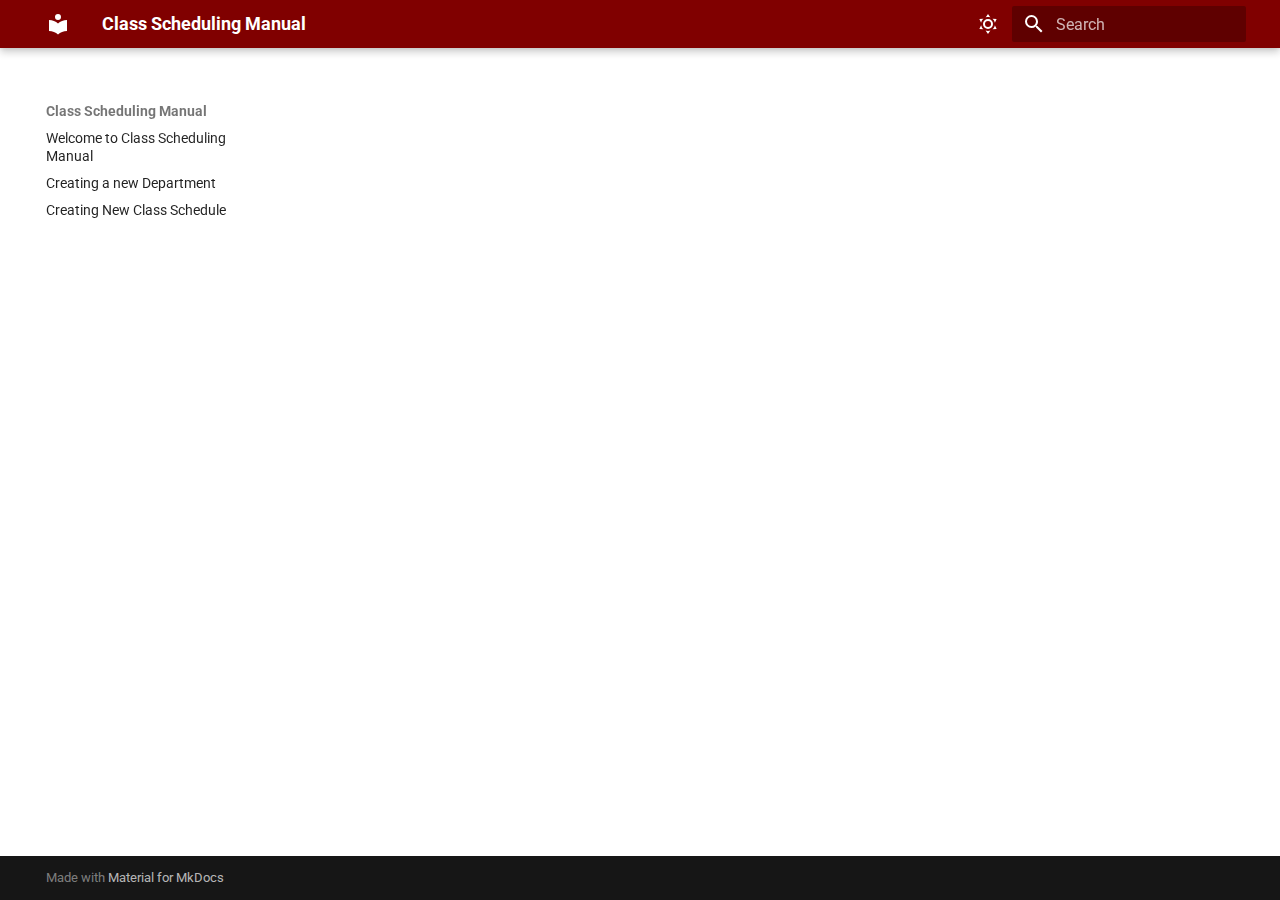
<file: requesting-subject-from-a-different-department/index.html>
<!doctype html>
<html lang="en" class="no-js">
  <head>
    
      <meta charset="utf-8">
      <meta name="viewport" content="width=device-width,initial-scale=1">
      
      
      
      
      
      <link rel="icon" href="../assets/images/favicon.png">
      <meta name="generator" content="mkdocs-1.4.2, mkdocs-material-9.0.5">
    
    
      
        <title>Requesting subject from a different department - Class Scheduling Manual</title>
      
    
    
      <link rel="stylesheet" href="../assets/stylesheets/main.558e4712.min.css">
      
        
        <link rel="stylesheet" href="../assets/stylesheets/palette.2505c338.min.css">
      
      

    
    
    
      
        
        
        <link rel="preconnect" href="https://fonts.gstatic.com" crossorigin>
        <link rel="stylesheet" href="https://fonts.googleapis.com/css?family=Roboto:300,300i,400,400i,700,700i%7CRoboto+Mono:400,400i,700,700i&display=fallback">
        <style>:root{--md-text-font:"Roboto";--md-code-font:"Roboto Mono"}</style>
      
    
    
      <link rel="stylesheet" href="../stylesheets/extra.css">
    
    <script>__md_scope=new URL("..",location),__md_hash=e=>[...e].reduce((e,_)=>(e<<5)-e+_.charCodeAt(0),0),__md_get=(e,_=localStorage,t=__md_scope)=>JSON.parse(_.getItem(t.pathname+"."+e)),__md_set=(e,_,t=localStorage,a=__md_scope)=>{try{t.setItem(a.pathname+"."+e,JSON.stringify(_))}catch(e){}}</script>
    
      

    
    
    
  </head>
  
  
    
    
      
    
    
    
    
    <body dir="ltr" data-md-color-scheme="default" data-md-color-primary="" data-md-color-accent="">
  
    
    
      <script>var palette=__md_get("__palette");if(palette&&"object"==typeof palette.color)for(var key of Object.keys(palette.color))document.body.setAttribute("data-md-color-"+key,palette.color[key])</script>
    
    <input class="md-toggle" data-md-toggle="drawer" type="checkbox" id="__drawer" autocomplete="off">
    <input class="md-toggle" data-md-toggle="search" type="checkbox" id="__search" autocomplete="off">
    <label class="md-overlay" for="__drawer"></label>
    <div data-md-component="skip">
      
    </div>
    <div data-md-component="announce">
      
    </div>
    
    
      

<header class="md-header" data-md-component="header">
  <nav class="md-header__inner md-grid" aria-label="Header">
    <a href=".." title="Class Scheduling Manual" class="md-header__button md-logo" aria-label="Class Scheduling Manual" data-md-component="logo">
      
  
  <svg xmlns="http://www.w3.org/2000/svg" viewBox="0 0 24 24"><path d="M12 8a3 3 0 0 0 3-3 3 3 0 0 0-3-3 3 3 0 0 0-3 3 3 3 0 0 0 3 3m0 3.54C9.64 9.35 6.5 8 3 8v11c3.5 0 6.64 1.35 9 3.54 2.36-2.19 5.5-3.54 9-3.54V8c-3.5 0-6.64 1.35-9 3.54Z"/></svg>

    </a>
    <label class="md-header__button md-icon" for="__drawer">
      <svg xmlns="http://www.w3.org/2000/svg" viewBox="0 0 24 24"><path d="M3 6h18v2H3V6m0 5h18v2H3v-2m0 5h18v2H3v-2Z"/></svg>
    </label>
    <div class="md-header__title" data-md-component="header-title">
      <div class="md-header__ellipsis">
        <div class="md-header__topic">
          <span class="md-ellipsis">
            Class Scheduling Manual
          </span>
        </div>
        <div class="md-header__topic" data-md-component="header-topic">
          <span class="md-ellipsis">
            
              Requesting subject from a different department
            
          </span>
        </div>
      </div>
    </div>
    
      <form class="md-header__option" data-md-component="palette">
        
          
          <input class="md-option" data-md-color-media="(prefers-color-scheme: light)" data-md-color-scheme="default" data-md-color-primary="" data-md-color-accent=""  aria-label="Switch to dark mode"  type="radio" name="__palette" id="__palette_1">
          
            <label class="md-header__button md-icon" title="Switch to dark mode" for="__palette_2" hidden>
              <svg xmlns="http://www.w3.org/2000/svg" viewBox="0 0 24 24"><path d="M12 7a5 5 0 0 1 5 5 5 5 0 0 1-5 5 5 5 0 0 1-5-5 5 5 0 0 1 5-5m0 2a3 3 0 0 0-3 3 3 3 0 0 0 3 3 3 3 0 0 0 3-3 3 3 0 0 0-3-3m0-7 2.39 3.42C13.65 5.15 12.84 5 12 5c-.84 0-1.65.15-2.39.42L12 2M3.34 7l4.16-.35A7.2 7.2 0 0 0 5.94 8.5c-.44.74-.69 1.5-.83 2.29L3.34 7m.02 10 1.76-3.77a7.131 7.131 0 0 0 2.38 4.14L3.36 17M20.65 7l-1.77 3.79a7.023 7.023 0 0 0-2.38-4.15l4.15.36m-.01 10-4.14.36c.59-.51 1.12-1.14 1.54-1.86.42-.73.69-1.5.83-2.29L20.64 17M12 22l-2.41-3.44c.74.27 1.55.44 2.41.44.82 0 1.63-.17 2.37-.44L12 22Z"/></svg>
            </label>
          
        
          
          <input class="md-option" data-md-color-media="(prefers-color-scheme: dark)" data-md-color-scheme="slate" data-md-color-primary="" data-md-color-accent=""  aria-label="Switch to light mode"  type="radio" name="__palette" id="__palette_2">
          
            <label class="md-header__button md-icon" title="Switch to light mode" for="__palette_1" hidden>
              <svg xmlns="http://www.w3.org/2000/svg" viewBox="0 0 24 24"><path d="m17.75 4.09-2.53 1.94.91 3.06-2.63-1.81-2.63 1.81.91-3.06-2.53-1.94L12.44 4l1.06-3 1.06 3 3.19.09m3.5 6.91-1.64 1.25.59 1.98-1.7-1.17-1.7 1.17.59-1.98L15.75 11l2.06-.05L18.5 9l.69 1.95 2.06.05m-2.28 4.95c.83-.08 1.72 1.1 1.19 1.85-.32.45-.66.87-1.08 1.27C15.17 23 8.84 23 4.94 19.07c-3.91-3.9-3.91-10.24 0-14.14.4-.4.82-.76 1.27-1.08.75-.53 1.93.36 1.85 1.19-.27 2.86.69 5.83 2.89 8.02a9.96 9.96 0 0 0 8.02 2.89m-1.64 2.02a12.08 12.08 0 0 1-7.8-3.47c-2.17-2.19-3.33-5-3.49-7.82-2.81 3.14-2.7 7.96.31 10.98 3.02 3.01 7.84 3.12 10.98.31Z"/></svg>
            </label>
          
        
      </form>
    
    
    
      <label class="md-header__button md-icon" for="__search">
        <svg xmlns="http://www.w3.org/2000/svg" viewBox="0 0 24 24"><path d="M9.5 3A6.5 6.5 0 0 1 16 9.5c0 1.61-.59 3.09-1.56 4.23l.27.27h.79l5 5-1.5 1.5-5-5v-.79l-.27-.27A6.516 6.516 0 0 1 9.5 16 6.5 6.5 0 0 1 3 9.5 6.5 6.5 0 0 1 9.5 3m0 2C7 5 5 7 5 9.5S7 14 9.5 14 14 12 14 9.5 12 5 9.5 5Z"/></svg>
      </label>
      <div class="md-search" data-md-component="search" role="dialog">
  <label class="md-search__overlay" for="__search"></label>
  <div class="md-search__inner" role="search">
    <form class="md-search__form" name="search">
      <input type="text" class="md-search__input" name="query" aria-label="Search" placeholder="Search" autocapitalize="off" autocorrect="off" autocomplete="off" spellcheck="false" data-md-component="search-query" required>
      <label class="md-search__icon md-icon" for="__search">
        <svg xmlns="http://www.w3.org/2000/svg" viewBox="0 0 24 24"><path d="M9.5 3A6.5 6.5 0 0 1 16 9.5c0 1.61-.59 3.09-1.56 4.23l.27.27h.79l5 5-1.5 1.5-5-5v-.79l-.27-.27A6.516 6.516 0 0 1 9.5 16 6.5 6.5 0 0 1 3 9.5 6.5 6.5 0 0 1 9.5 3m0 2C7 5 5 7 5 9.5S7 14 9.5 14 14 12 14 9.5 12 5 9.5 5Z"/></svg>
        <svg xmlns="http://www.w3.org/2000/svg" viewBox="0 0 24 24"><path d="M20 11v2H8l5.5 5.5-1.42 1.42L4.16 12l7.92-7.92L13.5 5.5 8 11h12Z"/></svg>
      </label>
      <nav class="md-search__options" aria-label="Search">
        
        <button type="reset" class="md-search__icon md-icon" title="Clear" aria-label="Clear" tabindex="-1">
          <svg xmlns="http://www.w3.org/2000/svg" viewBox="0 0 24 24"><path d="M19 6.41 17.59 5 12 10.59 6.41 5 5 6.41 10.59 12 5 17.59 6.41 19 12 13.41 17.59 19 19 17.59 13.41 12 19 6.41Z"/></svg>
        </button>
      </nav>
      
    </form>
    <div class="md-search__output">
      <div class="md-search__scrollwrap" data-md-scrollfix>
        <div class="md-search-result" data-md-component="search-result">
          <div class="md-search-result__meta">
            Initializing search
          </div>
          <ol class="md-search-result__list" role="presentation"></ol>
        </div>
      </div>
    </div>
  </div>
</div>
    
    
  </nav>
  
</header>
    
    <div class="md-container" data-md-component="container">
      
      
        
          
        
      
      <main class="md-main" data-md-component="main">
        <div class="md-main__inner md-grid">
          
            
              
              <div class="md-sidebar md-sidebar--primary" data-md-component="sidebar" data-md-type="navigation" >
                <div class="md-sidebar__scrollwrap">
                  <div class="md-sidebar__inner">
                    


<nav class="md-nav md-nav--primary" aria-label="Navigation" data-md-level="0">
  <label class="md-nav__title" for="__drawer">
    <a href=".." title="Class Scheduling Manual" class="md-nav__button md-logo" aria-label="Class Scheduling Manual" data-md-component="logo">
      
  
  <svg xmlns="http://www.w3.org/2000/svg" viewBox="0 0 24 24"><path d="M12 8a3 3 0 0 0 3-3 3 3 0 0 0-3-3 3 3 0 0 0-3 3 3 3 0 0 0 3 3m0 3.54C9.64 9.35 6.5 8 3 8v11c3.5 0 6.64 1.35 9 3.54 2.36-2.19 5.5-3.54 9-3.54V8c-3.5 0-6.64 1.35-9 3.54Z"/></svg>

    </a>
    Class Scheduling Manual
  </label>
  
  <ul class="md-nav__list" data-md-scrollfix>
    
      
      
      

  
  
  
    <li class="md-nav__item">
      <a href=".." class="md-nav__link">
        Welcome to Class Scheduling Manual
      </a>
    </li>
  

    
      
      
      

  
  
  
    <li class="md-nav__item">
      <a href="../creating-a-department/" class="md-nav__link">
        Creating a new Department
      </a>
    </li>
  

    
      
      
      

  
  
  
    <li class="md-nav__item">
      <a href="../creating-new-class-schedule/" class="md-nav__link">
        Creating New Class Schedule
      </a>
    </li>
  

    
  </ul>
</nav>
                  </div>
                </div>
              </div>
            
            
              
              <div class="md-sidebar md-sidebar--secondary" data-md-component="sidebar" data-md-type="toc" >
                <div class="md-sidebar__scrollwrap">
                  <div class="md-sidebar__inner">
                    

<nav class="md-nav md-nav--secondary" aria-label="Table of contents">
  
  
  
  
</nav>
                  </div>
                </div>
              </div>
            
          
          
            <div class="md-content" data-md-component="content">
              <article class="md-content__inner md-typeset">
                
                  









                
              </article>
            </div>
          
          
        </div>
        
      </main>
      
        <footer class="md-footer">
  
  <div class="md-footer-meta md-typeset">
    <div class="md-footer-meta__inner md-grid">
      <div class="md-copyright">
  
  
    Made with
    <a href="https://squidfunk.github.io/mkdocs-material/" target="_blank" rel="noopener">
      Material for MkDocs
    </a>
  
</div>
      
    </div>
  </div>
</footer>
      
    </div>
    <div class="md-dialog" data-md-component="dialog">
      <div class="md-dialog__inner md-typeset"></div>
    </div>
    
    <script id="__config" type="application/json">{"base": "..", "features": [], "search": "../assets/javascripts/workers/search.e5c33ebb.min.js", "translations": {"clipboard.copied": "Copied to clipboard", "clipboard.copy": "Copy to clipboard", "search.result.more.one": "1 more on this page", "search.result.more.other": "# more on this page", "search.result.none": "No matching documents", "search.result.one": "1 matching document", "search.result.other": "# matching documents", "search.result.placeholder": "Type to start searching", "search.result.term.missing": "Missing", "select.version": "Select version"}}</script>
    
    
      <script src="../assets/javascripts/bundle.51d95adb.min.js"></script>
      
    
  </body>
</html>
</file>
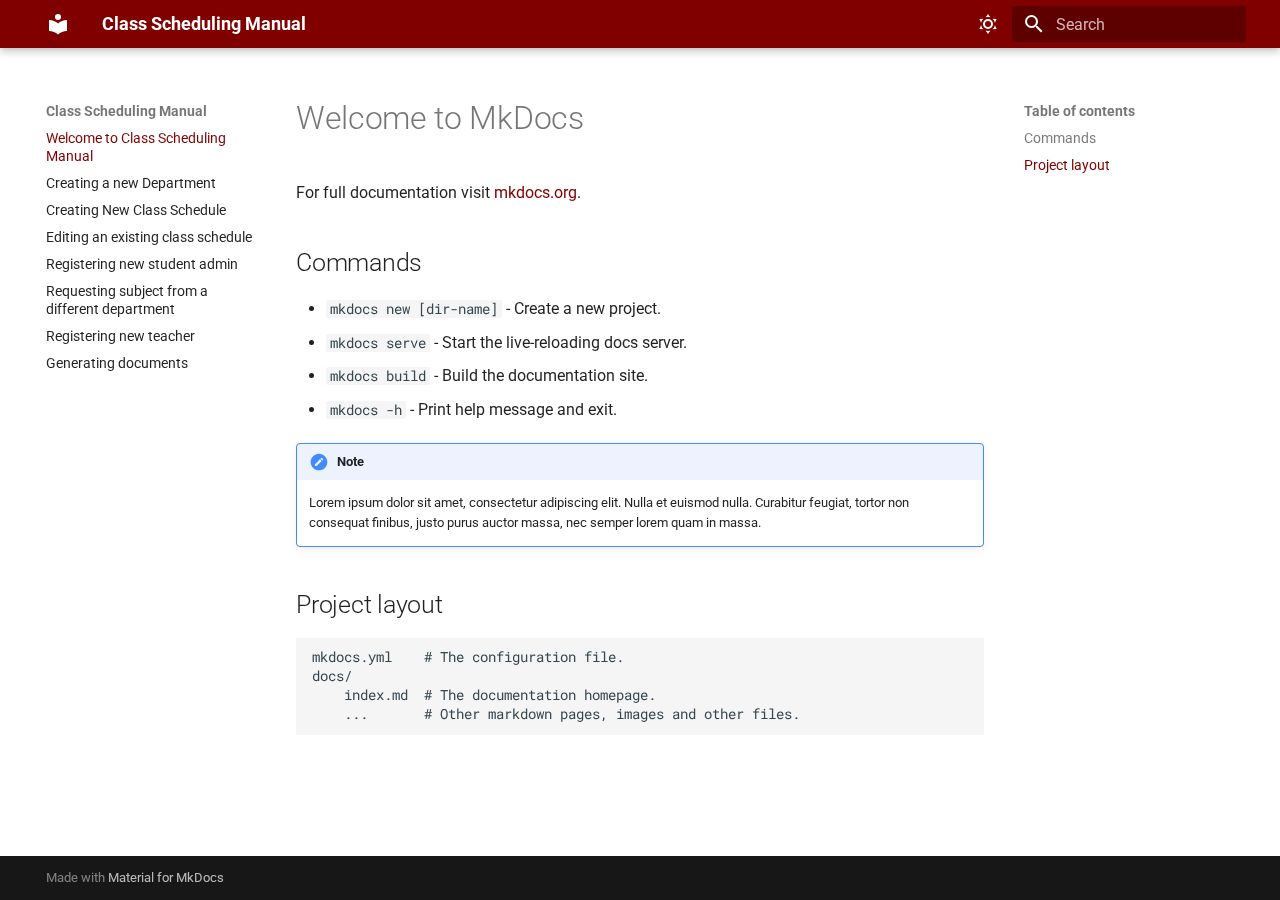
<file: site/index.html>
<!doctype html>
<html lang="en" class="no-js">
  <head>
    
      <meta charset="utf-8">
      <meta name="viewport" content="width=device-width,initial-scale=1">
      
      
      
      
      
        <link rel="next" href="creating-a-department/">
      
      <link rel="icon" href="assets/images/favicon.png">
      <meta name="generator" content="mkdocs-1.4.2, mkdocs-material-9.0.5">
    
    
      
        <title>Class Scheduling Manual</title>
      
    
    
      <link rel="stylesheet" href="assets/stylesheets/main.558e4712.min.css">
      
        
        <link rel="stylesheet" href="assets/stylesheets/palette.2505c338.min.css">
      
      

    
    
    
      
        
        
        <link rel="preconnect" href="https://fonts.gstatic.com" crossorigin>
        <link rel="stylesheet" href="https://fonts.googleapis.com/css?family=Roboto:300,300i,400,400i,700,700i%7CRoboto+Mono:400,400i,700,700i&display=fallback">
        <style>:root{--md-text-font:"Roboto";--md-code-font:"Roboto Mono"}</style>
      
    
    
      <link rel="stylesheet" href="stylesheets/extra.css">
    
    <script>__md_scope=new URL(".",location),__md_hash=e=>[...e].reduce((e,_)=>(e<<5)-e+_.charCodeAt(0),0),__md_get=(e,_=localStorage,t=__md_scope)=>JSON.parse(_.getItem(t.pathname+"."+e)),__md_set=(e,_,t=localStorage,a=__md_scope)=>{try{t.setItem(a.pathname+"."+e,JSON.stringify(_))}catch(e){}}</script>
    
      

    
    
    
  </head>
  
  
    
    
      
    
    
    
    
    <body dir="ltr" data-md-color-scheme="default" data-md-color-primary="" data-md-color-accent="">
  
    
    
      <script>var palette=__md_get("__palette");if(palette&&"object"==typeof palette.color)for(var key of Object.keys(palette.color))document.body.setAttribute("data-md-color-"+key,palette.color[key])</script>
    
    <input class="md-toggle" data-md-toggle="drawer" type="checkbox" id="__drawer" autocomplete="off">
    <input class="md-toggle" data-md-toggle="search" type="checkbox" id="__search" autocomplete="off">
    <label class="md-overlay" for="__drawer"></label>
    <div data-md-component="skip">
      
        
        <a href="#welcome-to-mkdocs" class="md-skip">
          Skip to content
        </a>
      
    </div>
    <div data-md-component="announce">
      
    </div>
    
    
      

<header class="md-header" data-md-component="header">
  <nav class="md-header__inner md-grid" aria-label="Header">
    <a href="." title="Class Scheduling Manual" class="md-header__button md-logo" aria-label="Class Scheduling Manual" data-md-component="logo">
      
  
  <svg xmlns="http://www.w3.org/2000/svg" viewBox="0 0 24 24"><path d="M12 8a3 3 0 0 0 3-3 3 3 0 0 0-3-3 3 3 0 0 0-3 3 3 3 0 0 0 3 3m0 3.54C9.64 9.35 6.5 8 3 8v11c3.5 0 6.64 1.35 9 3.54 2.36-2.19 5.5-3.54 9-3.54V8c-3.5 0-6.64 1.35-9 3.54Z"/></svg>

    </a>
    <label class="md-header__button md-icon" for="__drawer">
      <svg xmlns="http://www.w3.org/2000/svg" viewBox="0 0 24 24"><path d="M3 6h18v2H3V6m0 5h18v2H3v-2m0 5h18v2H3v-2Z"/></svg>
    </label>
    <div class="md-header__title" data-md-component="header-title">
      <div class="md-header__ellipsis">
        <div class="md-header__topic">
          <span class="md-ellipsis">
            Class Scheduling Manual
          </span>
        </div>
        <div class="md-header__topic" data-md-component="header-topic">
          <span class="md-ellipsis">
            
              Welcome to Class Scheduling Manual
            
          </span>
        </div>
      </div>
    </div>
    
      <form class="md-header__option" data-md-component="palette">
        
          
          <input class="md-option" data-md-color-media="(prefers-color-scheme: light)" data-md-color-scheme="default" data-md-color-primary="" data-md-color-accent=""  aria-label="Switch to dark mode"  type="radio" name="__palette" id="__palette_1">
          
            <label class="md-header__button md-icon" title="Switch to dark mode" for="__palette_2" hidden>
              <svg xmlns="http://www.w3.org/2000/svg" viewBox="0 0 24 24"><path d="M12 7a5 5 0 0 1 5 5 5 5 0 0 1-5 5 5 5 0 0 1-5-5 5 5 0 0 1 5-5m0 2a3 3 0 0 0-3 3 3 3 0 0 0 3 3 3 3 0 0 0 3-3 3 3 0 0 0-3-3m0-7 2.39 3.42C13.65 5.15 12.84 5 12 5c-.84 0-1.65.15-2.39.42L12 2M3.34 7l4.16-.35A7.2 7.2 0 0 0 5.94 8.5c-.44.74-.69 1.5-.83 2.29L3.34 7m.02 10 1.76-3.77a7.131 7.131 0 0 0 2.38 4.14L3.36 17M20.65 7l-1.77 3.79a7.023 7.023 0 0 0-2.38-4.15l4.15.36m-.01 10-4.14.36c.59-.51 1.12-1.14 1.54-1.86.42-.73.69-1.5.83-2.29L20.64 17M12 22l-2.41-3.44c.74.27 1.55.44 2.41.44.82 0 1.63-.17 2.37-.44L12 22Z"/></svg>
            </label>
          
        
          
          <input class="md-option" data-md-color-media="(prefers-color-scheme: dark)" data-md-color-scheme="slate" data-md-color-primary="" data-md-color-accent=""  aria-label="Switch to light mode"  type="radio" name="__palette" id="__palette_2">
          
            <label class="md-header__button md-icon" title="Switch to light mode" for="__palette_1" hidden>
              <svg xmlns="http://www.w3.org/2000/svg" viewBox="0 0 24 24"><path d="m17.75 4.09-2.53 1.94.91 3.06-2.63-1.81-2.63 1.81.91-3.06-2.53-1.94L12.44 4l1.06-3 1.06 3 3.19.09m3.5 6.91-1.64 1.25.59 1.98-1.7-1.17-1.7 1.17.59-1.98L15.75 11l2.06-.05L18.5 9l.69 1.95 2.06.05m-2.28 4.95c.83-.08 1.72 1.1 1.19 1.85-.32.45-.66.87-1.08 1.27C15.17 23 8.84 23 4.94 19.07c-3.91-3.9-3.91-10.24 0-14.14.4-.4.82-.76 1.27-1.08.75-.53 1.93.36 1.85 1.19-.27 2.86.69 5.83 2.89 8.02a9.96 9.96 0 0 0 8.02 2.89m-1.64 2.02a12.08 12.08 0 0 1-7.8-3.47c-2.17-2.19-3.33-5-3.49-7.82-2.81 3.14-2.7 7.96.31 10.98 3.02 3.01 7.84 3.12 10.98.31Z"/></svg>
            </label>
          
        
      </form>
    
    
    
      <label class="md-header__button md-icon" for="__search">
        <svg xmlns="http://www.w3.org/2000/svg" viewBox="0 0 24 24"><path d="M9.5 3A6.5 6.5 0 0 1 16 9.5c0 1.61-.59 3.09-1.56 4.23l.27.27h.79l5 5-1.5 1.5-5-5v-.79l-.27-.27A6.516 6.516 0 0 1 9.5 16 6.5 6.5 0 0 1 3 9.5 6.5 6.5 0 0 1 9.5 3m0 2C7 5 5 7 5 9.5S7 14 9.5 14 14 12 14 9.5 12 5 9.5 5Z"/></svg>
      </label>
      <div class="md-search" data-md-component="search" role="dialog">
  <label class="md-search__overlay" for="__search"></label>
  <div class="md-search__inner" role="search">
    <form class="md-search__form" name="search">
      <input type="text" class="md-search__input" name="query" aria-label="Search" placeholder="Search" autocapitalize="off" autocorrect="off" autocomplete="off" spellcheck="false" data-md-component="search-query" required>
      <label class="md-search__icon md-icon" for="__search">
        <svg xmlns="http://www.w3.org/2000/svg" viewBox="0 0 24 24"><path d="M9.5 3A6.5 6.5 0 0 1 16 9.5c0 1.61-.59 3.09-1.56 4.23l.27.27h.79l5 5-1.5 1.5-5-5v-.79l-.27-.27A6.516 6.516 0 0 1 9.5 16 6.5 6.5 0 0 1 3 9.5 6.5 6.5 0 0 1 9.5 3m0 2C7 5 5 7 5 9.5S7 14 9.5 14 14 12 14 9.5 12 5 9.5 5Z"/></svg>
        <svg xmlns="http://www.w3.org/2000/svg" viewBox="0 0 24 24"><path d="M20 11v2H8l5.5 5.5-1.42 1.42L4.16 12l7.92-7.92L13.5 5.5 8 11h12Z"/></svg>
      </label>
      <nav class="md-search__options" aria-label="Search">
        
        <button type="reset" class="md-search__icon md-icon" title="Clear" aria-label="Clear" tabindex="-1">
          <svg xmlns="http://www.w3.org/2000/svg" viewBox="0 0 24 24"><path d="M19 6.41 17.59 5 12 10.59 6.41 5 5 6.41 10.59 12 5 17.59 6.41 19 12 13.41 17.59 19 19 17.59 13.41 12 19 6.41Z"/></svg>
        </button>
      </nav>
      
    </form>
    <div class="md-search__output">
      <div class="md-search__scrollwrap" data-md-scrollfix>
        <div class="md-search-result" data-md-component="search-result">
          <div class="md-search-result__meta">
            Initializing search
          </div>
          <ol class="md-search-result__list" role="presentation"></ol>
        </div>
      </div>
    </div>
  </div>
</div>
    
    
  </nav>
  
</header>
    
    <div class="md-container" data-md-component="container">
      
      
        
          
        
      
      <main class="md-main" data-md-component="main">
        <div class="md-main__inner md-grid">
          
            
              
              <div class="md-sidebar md-sidebar--primary" data-md-component="sidebar" data-md-type="navigation" >
                <div class="md-sidebar__scrollwrap">
                  <div class="md-sidebar__inner">
                    


<nav class="md-nav md-nav--primary" aria-label="Navigation" data-md-level="0">
  <label class="md-nav__title" for="__drawer">
    <a href="." title="Class Scheduling Manual" class="md-nav__button md-logo" aria-label="Class Scheduling Manual" data-md-component="logo">
      
  
  <svg xmlns="http://www.w3.org/2000/svg" viewBox="0 0 24 24"><path d="M12 8a3 3 0 0 0 3-3 3 3 0 0 0-3-3 3 3 0 0 0-3 3 3 3 0 0 0 3 3m0 3.54C9.64 9.35 6.5 8 3 8v11c3.5 0 6.64 1.35 9 3.54 2.36-2.19 5.5-3.54 9-3.54V8c-3.5 0-6.64 1.35-9 3.54Z"/></svg>

    </a>
    Class Scheduling Manual
  </label>
  
  <ul class="md-nav__list" data-md-scrollfix>
    
      
      
      

  
  
    
  
  
    <li class="md-nav__item md-nav__item--active">
      
      <input class="md-nav__toggle md-toggle" data-md-toggle="toc" type="checkbox" id="__toc">
      
      
        
      
      
        <label class="md-nav__link md-nav__link--active" for="__toc">
          Welcome to Class Scheduling Manual
          <span class="md-nav__icon md-icon"></span>
        </label>
      
      <a href="." class="md-nav__link md-nav__link--active">
        Welcome to Class Scheduling Manual
      </a>
      
        

<nav class="md-nav md-nav--secondary" aria-label="Table of contents">
  
  
  
    
  
  
    <label class="md-nav__title" for="__toc">
      <span class="md-nav__icon md-icon"></span>
      Table of contents
    </label>
    <ul class="md-nav__list" data-md-component="toc" data-md-scrollfix>
      
        <li class="md-nav__item">
  <a href="#commands" class="md-nav__link">
    Commands
  </a>
  
</li>
      
        <li class="md-nav__item">
  <a href="#project-layout" class="md-nav__link">
    Project layout
  </a>
  
</li>
      
    </ul>
  
</nav>
      
    </li>
  

    
      
      
      

  
  
  
    <li class="md-nav__item">
      <a href="creating-a-department/" class="md-nav__link">
        Creating a new Department
      </a>
    </li>
  

    
      
      
      

  
  
  
    <li class="md-nav__item">
      <a href="creating-new-class-schedule/" class="md-nav__link">
        Creating New Class Schedule
      </a>
    </li>
  

    
      
      
      

  
  
  
    <li class="md-nav__item">
      <a href="editing-an-existing-class-schedule/" class="md-nav__link">
        Editing an existing class schedule
      </a>
    </li>
  

    
      
      
      

  
  
  
    <li class="md-nav__item">
      <a href="registering-new-student-admin/" class="md-nav__link">
        Registering new student admin
      </a>
    </li>
  

    
      
      
      

  
  
  
    <li class="md-nav__item">
      <a href="requesting-subject-from-a-different-department/" class="md-nav__link">
        Requesting subject from a different department
      </a>
    </li>
  

    
      
      
      

  
  
  
    <li class="md-nav__item">
      <a href="registering-new-teacher/" class="md-nav__link">
        Registering new teacher
      </a>
    </li>
  

    
      
      
      

  
  
  
    <li class="md-nav__item">
      <a href="generating-documents/" class="md-nav__link">
        Generating documents
      </a>
    </li>
  

    
  </ul>
</nav>
                  </div>
                </div>
              </div>
            
            
              
              <div class="md-sidebar md-sidebar--secondary" data-md-component="sidebar" data-md-type="toc" >
                <div class="md-sidebar__scrollwrap">
                  <div class="md-sidebar__inner">
                    

<nav class="md-nav md-nav--secondary" aria-label="Table of contents">
  
  
  
    
  
  
    <label class="md-nav__title" for="__toc">
      <span class="md-nav__icon md-icon"></span>
      Table of contents
    </label>
    <ul class="md-nav__list" data-md-component="toc" data-md-scrollfix>
      
        <li class="md-nav__item">
  <a href="#commands" class="md-nav__link">
    Commands
  </a>
  
</li>
      
        <li class="md-nav__item">
  <a href="#project-layout" class="md-nav__link">
    Project layout
  </a>
  
</li>
      
    </ul>
  
</nav>
                  </div>
                </div>
              </div>
            
          
          
            <div class="md-content" data-md-component="content">
              <article class="md-content__inner md-typeset">
                
                  



<h1 id="welcome-to-mkdocs">Welcome to MkDocs</h1>
<p>For full documentation visit <a href="https://www.mkdocs.org">mkdocs.org</a>.</p>
<h2 id="commands">Commands</h2>
<ul>
<li><code>mkdocs new [dir-name]</code> - Create a new project.</li>
<li><code>mkdocs serve</code> - Start the live-reloading docs server.</li>
<li><code>mkdocs build</code> - Build the documentation site.</li>
<li><code>mkdocs -h</code> - Print help message and exit.</li>
</ul>
<div class="admonition note">
<p class="admonition-title">Note</p>
<p>Lorem ipsum dolor sit amet, consectetur adipiscing elit. Nulla et euismod
nulla. Curabitur feugiat, tortor non consequat finibus, justo purus auctor
massa, nec semper lorem quam in massa.</p>
</div>
<h2 id="project-layout">Project layout</h2>
<pre><code>mkdocs.yml    # The configuration file.
docs/
    index.md  # The documentation homepage.
    ...       # Other markdown pages, images and other files.
</code></pre>





                
              </article>
            </div>
          
          
        </div>
        
      </main>
      
        <footer class="md-footer">
  
  <div class="md-footer-meta md-typeset">
    <div class="md-footer-meta__inner md-grid">
      <div class="md-copyright">
  
  
    Made with
    <a href="https://squidfunk.github.io/mkdocs-material/" target="_blank" rel="noopener">
      Material for MkDocs
    </a>
  
</div>
      
    </div>
  </div>
</footer>
      
    </div>
    <div class="md-dialog" data-md-component="dialog">
      <div class="md-dialog__inner md-typeset"></div>
    </div>
    
    <script id="__config" type="application/json">{"base": ".", "features": [], "search": "assets/javascripts/workers/search.e5c33ebb.min.js", "translations": {"clipboard.copied": "Copied to clipboard", "clipboard.copy": "Copy to clipboard", "search.result.more.one": "1 more on this page", "search.result.more.other": "# more on this page", "search.result.none": "No matching documents", "search.result.one": "1 matching document", "search.result.other": "# matching documents", "search.result.placeholder": "Type to start searching", "search.result.term.missing": "Missing", "select.version": "Select version"}}</script>
    
    
      <script src="assets/javascripts/bundle.51d95adb.min.js"></script>
      
    
  </body>
</html>
</file>
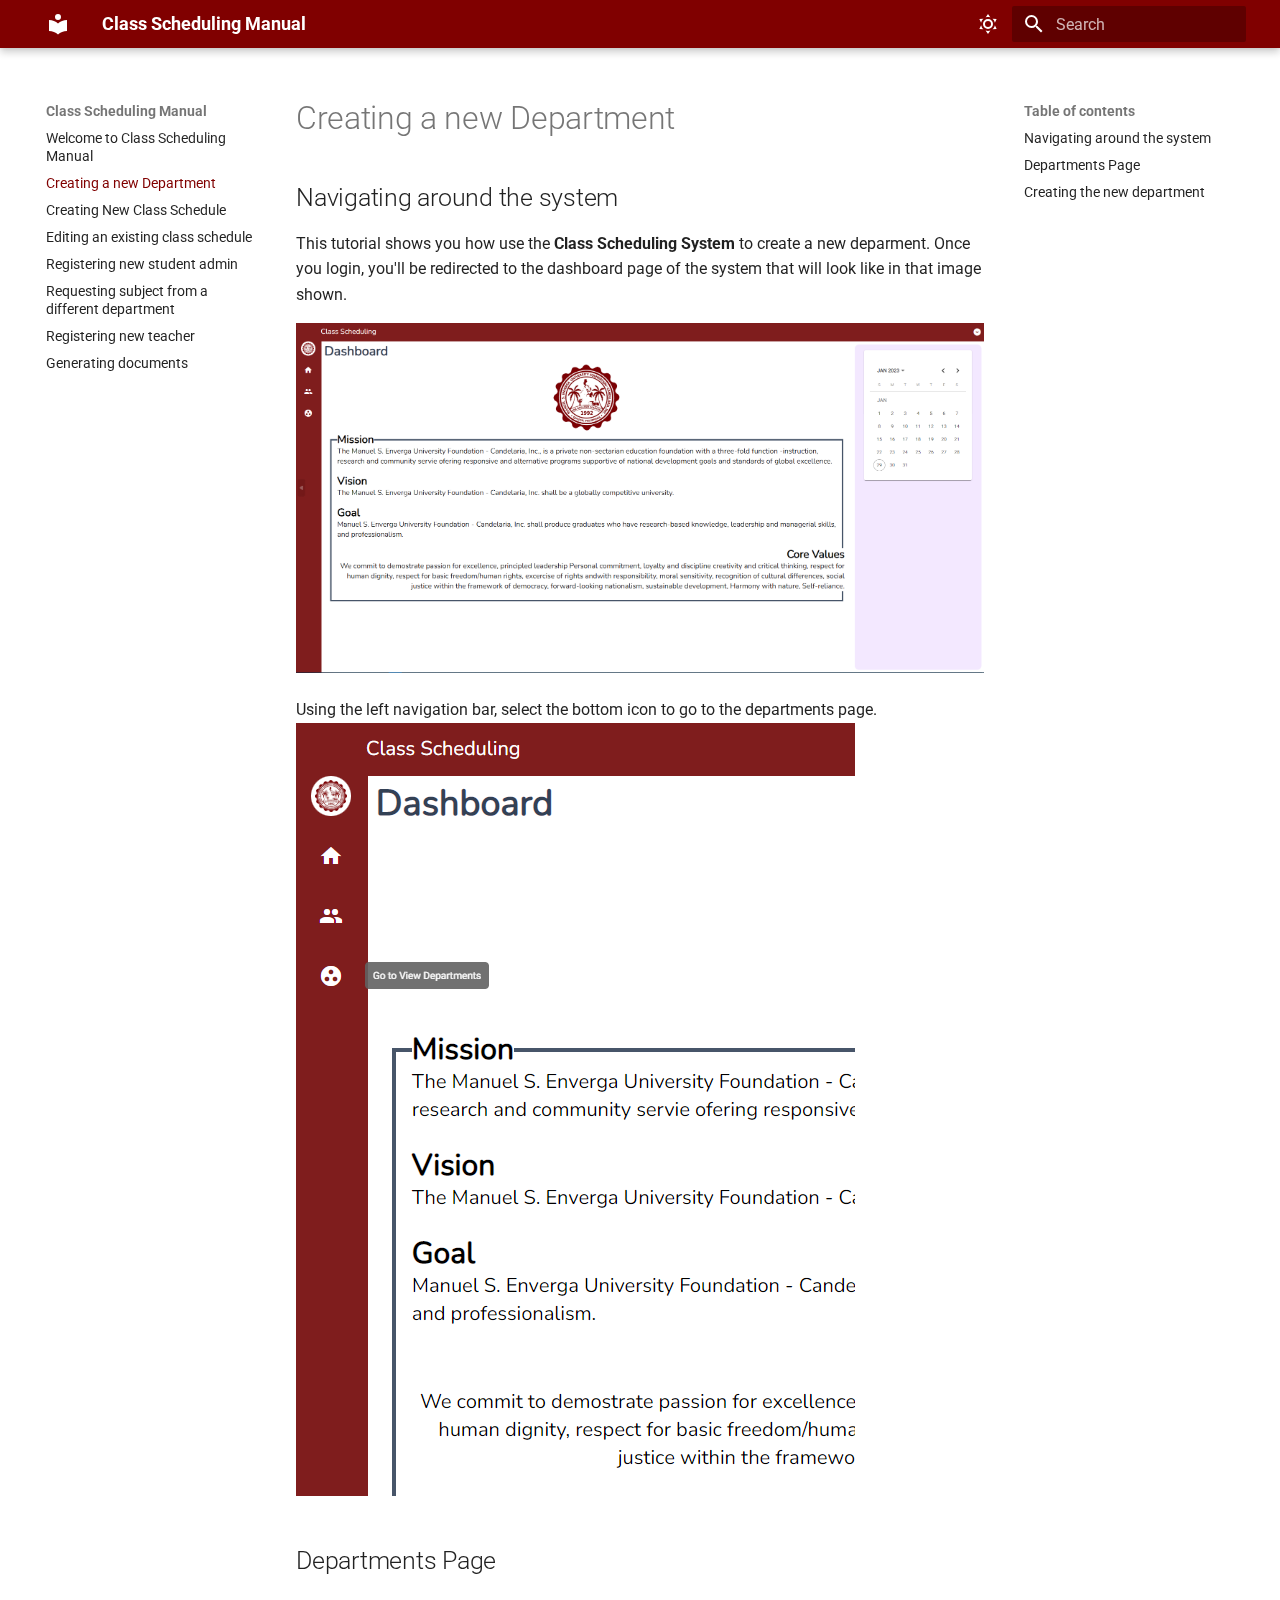
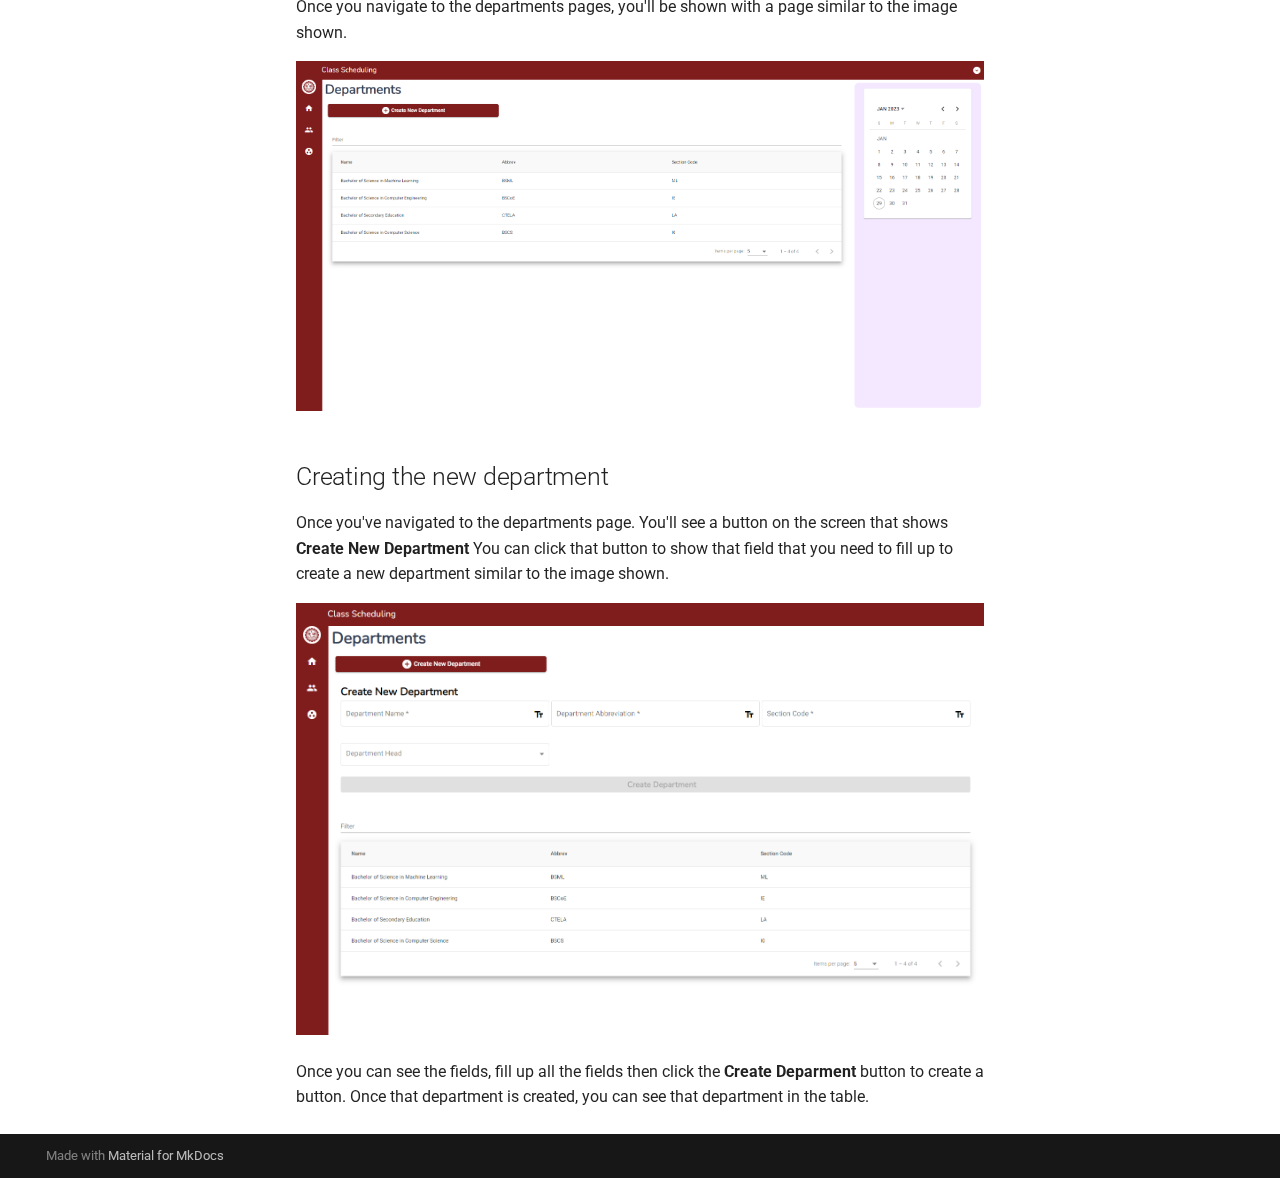
<file: site/creating-a-department/index.html>
<!doctype html>
<html lang="en" class="no-js">
  <head>
    
      <meta charset="utf-8">
      <meta name="viewport" content="width=device-width,initial-scale=1">
      
      
      
      
        <link rel="prev" href="..">
      
      
        <link rel="next" href="../creating-new-class-schedule/">
      
      <link rel="icon" href="../assets/images/favicon.png">
      <meta name="generator" content="mkdocs-1.4.2, mkdocs-material-9.0.5">
    
    
      
        <title>Creating a new Department - Class Scheduling Manual</title>
      
    
    
      <link rel="stylesheet" href="../assets/stylesheets/main.558e4712.min.css">
      
        
        <link rel="stylesheet" href="../assets/stylesheets/palette.2505c338.min.css">
      
      

    
    
    
      
        
        
        <link rel="preconnect" href="https://fonts.gstatic.com" crossorigin>
        <link rel="stylesheet" href="https://fonts.googleapis.com/css?family=Roboto:300,300i,400,400i,700,700i%7CRoboto+Mono:400,400i,700,700i&display=fallback">
        <style>:root{--md-text-font:"Roboto";--md-code-font:"Roboto Mono"}</style>
      
    
    
      <link rel="stylesheet" href="../stylesheets/extra.css">
    
    <script>__md_scope=new URL("..",location),__md_hash=e=>[...e].reduce((e,_)=>(e<<5)-e+_.charCodeAt(0),0),__md_get=(e,_=localStorage,t=__md_scope)=>JSON.parse(_.getItem(t.pathname+"."+e)),__md_set=(e,_,t=localStorage,a=__md_scope)=>{try{t.setItem(a.pathname+"."+e,JSON.stringify(_))}catch(e){}}</script>
    
      

    
    
    
  </head>
  
  
    
    
      
    
    
    
    
    <body dir="ltr" data-md-color-scheme="default" data-md-color-primary="" data-md-color-accent="">
  
    
    
      <script>var palette=__md_get("__palette");if(palette&&"object"==typeof palette.color)for(var key of Object.keys(palette.color))document.body.setAttribute("data-md-color-"+key,palette.color[key])</script>
    
    <input class="md-toggle" data-md-toggle="drawer" type="checkbox" id="__drawer" autocomplete="off">
    <input class="md-toggle" data-md-toggle="search" type="checkbox" id="__search" autocomplete="off">
    <label class="md-overlay" for="__drawer"></label>
    <div data-md-component="skip">
      
        
        <a href="#creating-a-new-department" class="md-skip">
          Skip to content
        </a>
      
    </div>
    <div data-md-component="announce">
      
    </div>
    
    
      

<header class="md-header" data-md-component="header">
  <nav class="md-header__inner md-grid" aria-label="Header">
    <a href=".." title="Class Scheduling Manual" class="md-header__button md-logo" aria-label="Class Scheduling Manual" data-md-component="logo">
      
  
  <svg xmlns="http://www.w3.org/2000/svg" viewBox="0 0 24 24"><path d="M12 8a3 3 0 0 0 3-3 3 3 0 0 0-3-3 3 3 0 0 0-3 3 3 3 0 0 0 3 3m0 3.54C9.64 9.35 6.5 8 3 8v11c3.5 0 6.64 1.35 9 3.54 2.36-2.19 5.5-3.54 9-3.54V8c-3.5 0-6.64 1.35-9 3.54Z"/></svg>

    </a>
    <label class="md-header__button md-icon" for="__drawer">
      <svg xmlns="http://www.w3.org/2000/svg" viewBox="0 0 24 24"><path d="M3 6h18v2H3V6m0 5h18v2H3v-2m0 5h18v2H3v-2Z"/></svg>
    </label>
    <div class="md-header__title" data-md-component="header-title">
      <div class="md-header__ellipsis">
        <div class="md-header__topic">
          <span class="md-ellipsis">
            Class Scheduling Manual
          </span>
        </div>
        <div class="md-header__topic" data-md-component="header-topic">
          <span class="md-ellipsis">
            
              Creating a new Department
            
          </span>
        </div>
      </div>
    </div>
    
      <form class="md-header__option" data-md-component="palette">
        
          
          <input class="md-option" data-md-color-media="(prefers-color-scheme: light)" data-md-color-scheme="default" data-md-color-primary="" data-md-color-accent=""  aria-label="Switch to dark mode"  type="radio" name="__palette" id="__palette_1">
          
            <label class="md-header__button md-icon" title="Switch to dark mode" for="__palette_2" hidden>
              <svg xmlns="http://www.w3.org/2000/svg" viewBox="0 0 24 24"><path d="M12 7a5 5 0 0 1 5 5 5 5 0 0 1-5 5 5 5 0 0 1-5-5 5 5 0 0 1 5-5m0 2a3 3 0 0 0-3 3 3 3 0 0 0 3 3 3 3 0 0 0 3-3 3 3 0 0 0-3-3m0-7 2.39 3.42C13.65 5.15 12.84 5 12 5c-.84 0-1.65.15-2.39.42L12 2M3.34 7l4.16-.35A7.2 7.2 0 0 0 5.94 8.5c-.44.74-.69 1.5-.83 2.29L3.34 7m.02 10 1.76-3.77a7.131 7.131 0 0 0 2.38 4.14L3.36 17M20.65 7l-1.77 3.79a7.023 7.023 0 0 0-2.38-4.15l4.15.36m-.01 10-4.14.36c.59-.51 1.12-1.14 1.54-1.86.42-.73.69-1.5.83-2.29L20.64 17M12 22l-2.41-3.44c.74.27 1.55.44 2.41.44.82 0 1.63-.17 2.37-.44L12 22Z"/></svg>
            </label>
          
        
          
          <input class="md-option" data-md-color-media="(prefers-color-scheme: dark)" data-md-color-scheme="slate" data-md-color-primary="" data-md-color-accent=""  aria-label="Switch to light mode"  type="radio" name="__palette" id="__palette_2">
          
            <label class="md-header__button md-icon" title="Switch to light mode" for="__palette_1" hidden>
              <svg xmlns="http://www.w3.org/2000/svg" viewBox="0 0 24 24"><path d="m17.75 4.09-2.53 1.94.91 3.06-2.63-1.81-2.63 1.81.91-3.06-2.53-1.94L12.44 4l1.06-3 1.06 3 3.19.09m3.5 6.91-1.64 1.25.59 1.98-1.7-1.17-1.7 1.17.59-1.98L15.75 11l2.06-.05L18.5 9l.69 1.95 2.06.05m-2.28 4.95c.83-.08 1.72 1.1 1.19 1.85-.32.45-.66.87-1.08 1.27C15.17 23 8.84 23 4.94 19.07c-3.91-3.9-3.91-10.24 0-14.14.4-.4.82-.76 1.27-1.08.75-.53 1.93.36 1.85 1.19-.27 2.86.69 5.83 2.89 8.02a9.96 9.96 0 0 0 8.02 2.89m-1.64 2.02a12.08 12.08 0 0 1-7.8-3.47c-2.17-2.19-3.33-5-3.49-7.82-2.81 3.14-2.7 7.96.31 10.98 3.02 3.01 7.84 3.12 10.98.31Z"/></svg>
            </label>
          
        
      </form>
    
    
    
      <label class="md-header__button md-icon" for="__search">
        <svg xmlns="http://www.w3.org/2000/svg" viewBox="0 0 24 24"><path d="M9.5 3A6.5 6.5 0 0 1 16 9.5c0 1.61-.59 3.09-1.56 4.23l.27.27h.79l5 5-1.5 1.5-5-5v-.79l-.27-.27A6.516 6.516 0 0 1 9.5 16 6.5 6.5 0 0 1 3 9.5 6.5 6.5 0 0 1 9.5 3m0 2C7 5 5 7 5 9.5S7 14 9.5 14 14 12 14 9.5 12 5 9.5 5Z"/></svg>
      </label>
      <div class="md-search" data-md-component="search" role="dialog">
  <label class="md-search__overlay" for="__search"></label>
  <div class="md-search__inner" role="search">
    <form class="md-search__form" name="search">
      <input type="text" class="md-search__input" name="query" aria-label="Search" placeholder="Search" autocapitalize="off" autocorrect="off" autocomplete="off" spellcheck="false" data-md-component="search-query" required>
      <label class="md-search__icon md-icon" for="__search">
        <svg xmlns="http://www.w3.org/2000/svg" viewBox="0 0 24 24"><path d="M9.5 3A6.5 6.5 0 0 1 16 9.5c0 1.61-.59 3.09-1.56 4.23l.27.27h.79l5 5-1.5 1.5-5-5v-.79l-.27-.27A6.516 6.516 0 0 1 9.5 16 6.5 6.5 0 0 1 3 9.5 6.5 6.5 0 0 1 9.5 3m0 2C7 5 5 7 5 9.5S7 14 9.5 14 14 12 14 9.5 12 5 9.5 5Z"/></svg>
        <svg xmlns="http://www.w3.org/2000/svg" viewBox="0 0 24 24"><path d="M20 11v2H8l5.5 5.5-1.42 1.42L4.16 12l7.92-7.92L13.5 5.5 8 11h12Z"/></svg>
      </label>
      <nav class="md-search__options" aria-label="Search">
        
        <button type="reset" class="md-search__icon md-icon" title="Clear" aria-label="Clear" tabindex="-1">
          <svg xmlns="http://www.w3.org/2000/svg" viewBox="0 0 24 24"><path d="M19 6.41 17.59 5 12 10.59 6.41 5 5 6.41 10.59 12 5 17.59 6.41 19 12 13.41 17.59 19 19 17.59 13.41 12 19 6.41Z"/></svg>
        </button>
      </nav>
      
    </form>
    <div class="md-search__output">
      <div class="md-search__scrollwrap" data-md-scrollfix>
        <div class="md-search-result" data-md-component="search-result">
          <div class="md-search-result__meta">
            Initializing search
          </div>
          <ol class="md-search-result__list" role="presentation"></ol>
        </div>
      </div>
    </div>
  </div>
</div>
    
    
  </nav>
  
</header>
    
    <div class="md-container" data-md-component="container">
      
      
        
          
        
      
      <main class="md-main" data-md-component="main">
        <div class="md-main__inner md-grid">
          
            
              
              <div class="md-sidebar md-sidebar--primary" data-md-component="sidebar" data-md-type="navigation" >
                <div class="md-sidebar__scrollwrap">
                  <div class="md-sidebar__inner">
                    


<nav class="md-nav md-nav--primary" aria-label="Navigation" data-md-level="0">
  <label class="md-nav__title" for="__drawer">
    <a href=".." title="Class Scheduling Manual" class="md-nav__button md-logo" aria-label="Class Scheduling Manual" data-md-component="logo">
      
  
  <svg xmlns="http://www.w3.org/2000/svg" viewBox="0 0 24 24"><path d="M12 8a3 3 0 0 0 3-3 3 3 0 0 0-3-3 3 3 0 0 0-3 3 3 3 0 0 0 3 3m0 3.54C9.64 9.35 6.5 8 3 8v11c3.5 0 6.64 1.35 9 3.54 2.36-2.19 5.5-3.54 9-3.54V8c-3.5 0-6.64 1.35-9 3.54Z"/></svg>

    </a>
    Class Scheduling Manual
  </label>
  
  <ul class="md-nav__list" data-md-scrollfix>
    
      
      
      

  
  
  
    <li class="md-nav__item">
      <a href=".." class="md-nav__link">
        Welcome to Class Scheduling Manual
      </a>
    </li>
  

    
      
      
      

  
  
    
  
  
    <li class="md-nav__item md-nav__item--active">
      
      <input class="md-nav__toggle md-toggle" data-md-toggle="toc" type="checkbox" id="__toc">
      
      
        
      
      
        <label class="md-nav__link md-nav__link--active" for="__toc">
          Creating a new Department
          <span class="md-nav__icon md-icon"></span>
        </label>
      
      <a href="./" class="md-nav__link md-nav__link--active">
        Creating a new Department
      </a>
      
        

<nav class="md-nav md-nav--secondary" aria-label="Table of contents">
  
  
  
    
  
  
    <label class="md-nav__title" for="__toc">
      <span class="md-nav__icon md-icon"></span>
      Table of contents
    </label>
    <ul class="md-nav__list" data-md-component="toc" data-md-scrollfix>
      
        <li class="md-nav__item">
  <a href="#navigating-around-the-system" class="md-nav__link">
    Navigating around the system
  </a>
  
</li>
      
        <li class="md-nav__item">
  <a href="#departments-page" class="md-nav__link">
    Departments Page
  </a>
  
</li>
      
        <li class="md-nav__item">
  <a href="#creating-the-new-department" class="md-nav__link">
    Creating the new department
  </a>
  
</li>
      
    </ul>
  
</nav>
      
    </li>
  

    
      
      
      

  
  
  
    <li class="md-nav__item">
      <a href="../creating-new-class-schedule/" class="md-nav__link">
        Creating New Class Schedule
      </a>
    </li>
  

    
      
      
      

  
  
  
    <li class="md-nav__item">
      <a href="../editing-an-existing-class-schedule/" class="md-nav__link">
        Editing an existing class schedule
      </a>
    </li>
  

    
      
      
      

  
  
  
    <li class="md-nav__item">
      <a href="../registering-new-student-admin/" class="md-nav__link">
        Registering new student admin
      </a>
    </li>
  

    
      
      
      

  
  
  
    <li class="md-nav__item">
      <a href="../requesting-subject-from-a-different-department/" class="md-nav__link">
        Requesting subject from a different department
      </a>
    </li>
  

    
      
      
      

  
  
  
    <li class="md-nav__item">
      <a href="../registering-new-teacher/" class="md-nav__link">
        Registering new teacher
      </a>
    </li>
  

    
      
      
      

  
  
  
    <li class="md-nav__item">
      <a href="../generating-documents/" class="md-nav__link">
        Generating documents
      </a>
    </li>
  

    
  </ul>
</nav>
                  </div>
                </div>
              </div>
            
            
              
              <div class="md-sidebar md-sidebar--secondary" data-md-component="sidebar" data-md-type="toc" >
                <div class="md-sidebar__scrollwrap">
                  <div class="md-sidebar__inner">
                    

<nav class="md-nav md-nav--secondary" aria-label="Table of contents">
  
  
  
    
  
  
    <label class="md-nav__title" for="__toc">
      <span class="md-nav__icon md-icon"></span>
      Table of contents
    </label>
    <ul class="md-nav__list" data-md-component="toc" data-md-scrollfix>
      
        <li class="md-nav__item">
  <a href="#navigating-around-the-system" class="md-nav__link">
    Navigating around the system
  </a>
  
</li>
      
        <li class="md-nav__item">
  <a href="#departments-page" class="md-nav__link">
    Departments Page
  </a>
  
</li>
      
        <li class="md-nav__item">
  <a href="#creating-the-new-department" class="md-nav__link">
    Creating the new department
  </a>
  
</li>
      
    </ul>
  
</nav>
                  </div>
                </div>
              </div>
            
          
          
            <div class="md-content" data-md-component="content">
              <article class="md-content__inner md-typeset">
                
                  



<h1 id="creating-a-new-department">Creating a new Department</h1>
<h2 id="navigating-around-the-system">Navigating around the system</h2>
<p>This tutorial shows you how use the <strong>Class Scheduling System</strong> to create a new deparment.
Once you login, you'll be redirected to the dashboard page of the system that will look like in that image shown.</p>
<p><img alt="Dashboard" src="../assets/images/2023-01-29-14-42-04.png" /></p>
<p>Using the left navigation bar, select the bottom icon to go to the departments page.
<img alt="Navigating to the department pages" src="../assets/images/2023-01-29-14-52-11.png" /></p>
<h2 id="departments-page">Departments Page</h2>
<p>Once you navigate to the departments pages, you'll be shown with a page similar to the image shown.</p>
<p><img alt="Departments page" src="../2023-01-29-14-56-29.png" /></p>
<h2 id="creating-the-new-department">Creating the new department</h2>
<p>Once you've navigated to the departments page. You'll see a button on the screen that shows <strong>Create New Department</strong>
You can click that button to show that field that you need to fill up to create a new department similar to the image shown.</p>
<p><img alt="New department fields" src="../2023-01-29-14-59-02.png" /></p>
<p>Once you can see the fields, fill up all the fields then click the <strong>Create Deparment</strong> button to create a button.
Once that department is created, you can see that department in the table.</p>





                
              </article>
            </div>
          
          
        </div>
        
      </main>
      
        <footer class="md-footer">
  
  <div class="md-footer-meta md-typeset">
    <div class="md-footer-meta__inner md-grid">
      <div class="md-copyright">
  
  
    Made with
    <a href="https://squidfunk.github.io/mkdocs-material/" target="_blank" rel="noopener">
      Material for MkDocs
    </a>
  
</div>
      
    </div>
  </div>
</footer>
      
    </div>
    <div class="md-dialog" data-md-component="dialog">
      <div class="md-dialog__inner md-typeset"></div>
    </div>
    
    <script id="__config" type="application/json">{"base": "..", "features": [], "search": "../assets/javascripts/workers/search.e5c33ebb.min.js", "translations": {"clipboard.copied": "Copied to clipboard", "clipboard.copy": "Copy to clipboard", "search.result.more.one": "1 more on this page", "search.result.more.other": "# more on this page", "search.result.none": "No matching documents", "search.result.one": "1 matching document", "search.result.other": "# matching documents", "search.result.placeholder": "Type to start searching", "search.result.term.missing": "Missing", "select.version": "Select version"}}</script>
    
    
      <script src="../assets/javascripts/bundle.51d95adb.min.js"></script>
      
    
  </body>
</html>
</file>
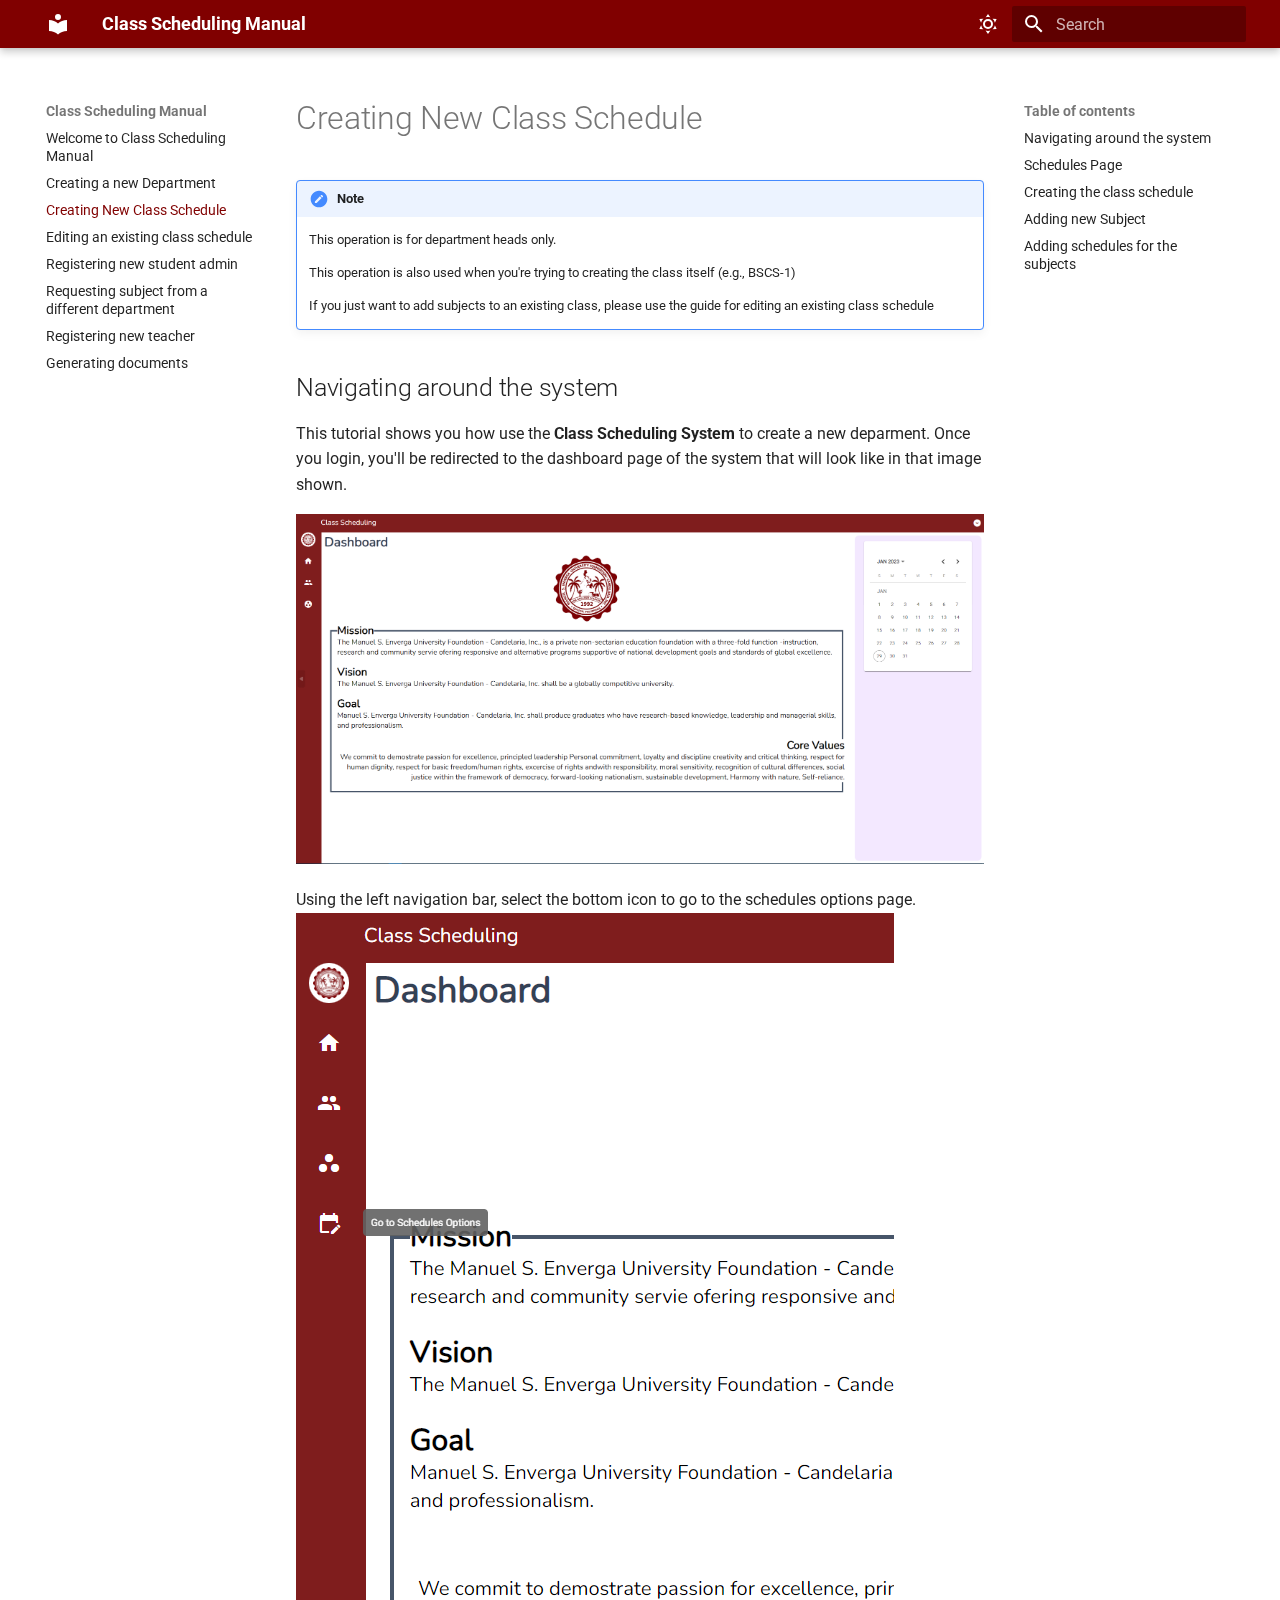
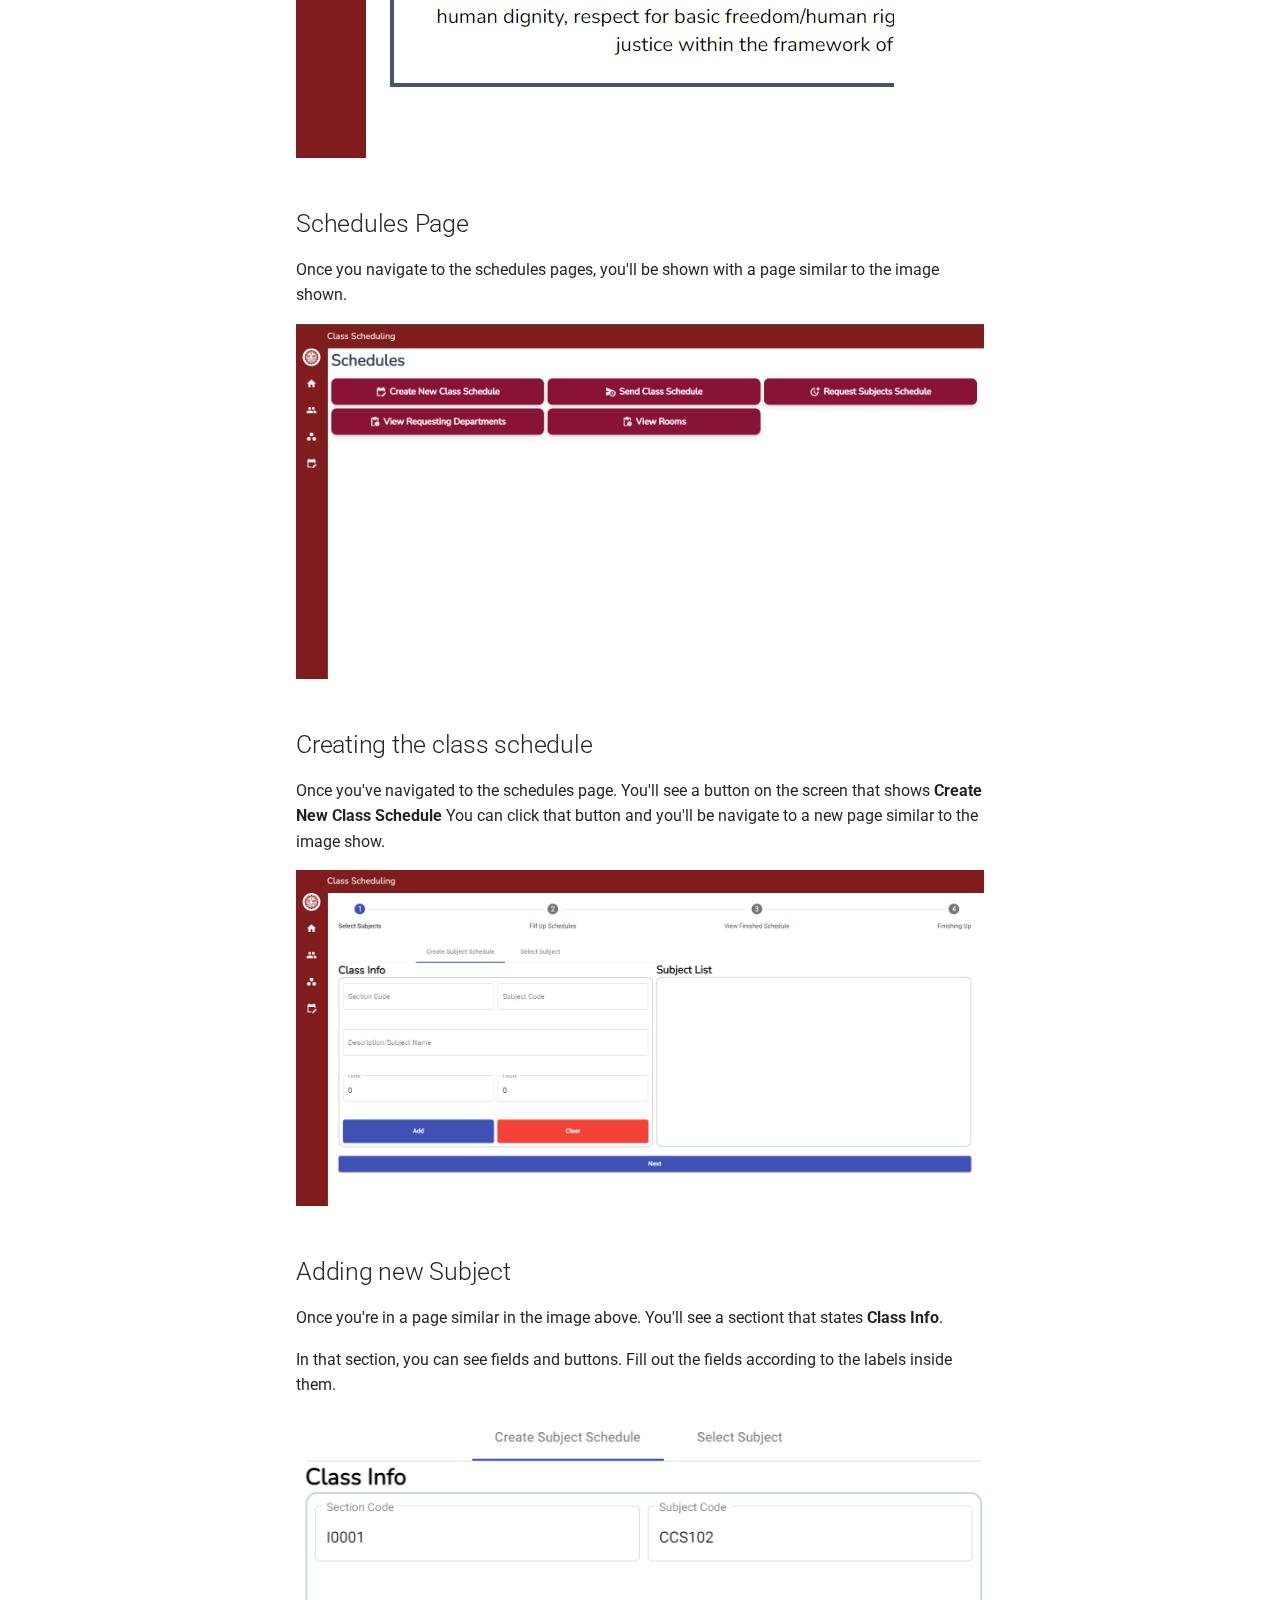
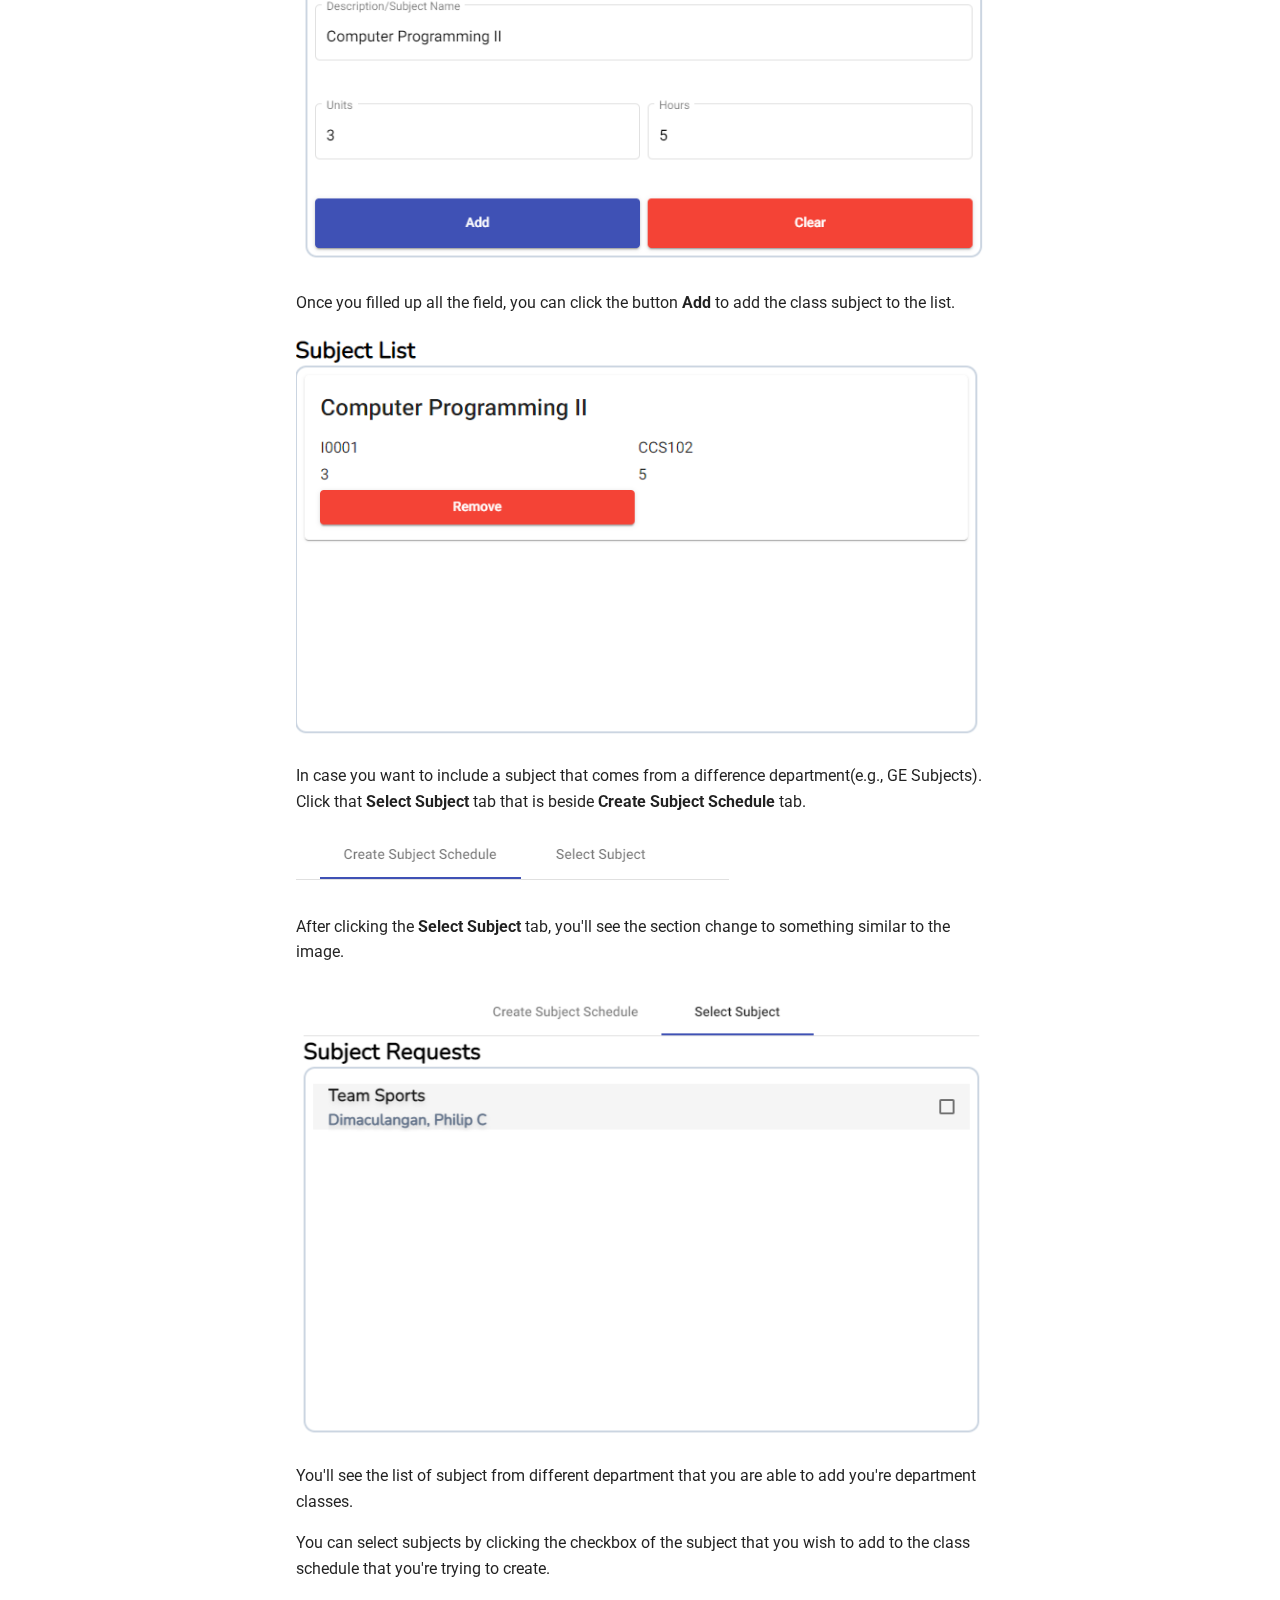
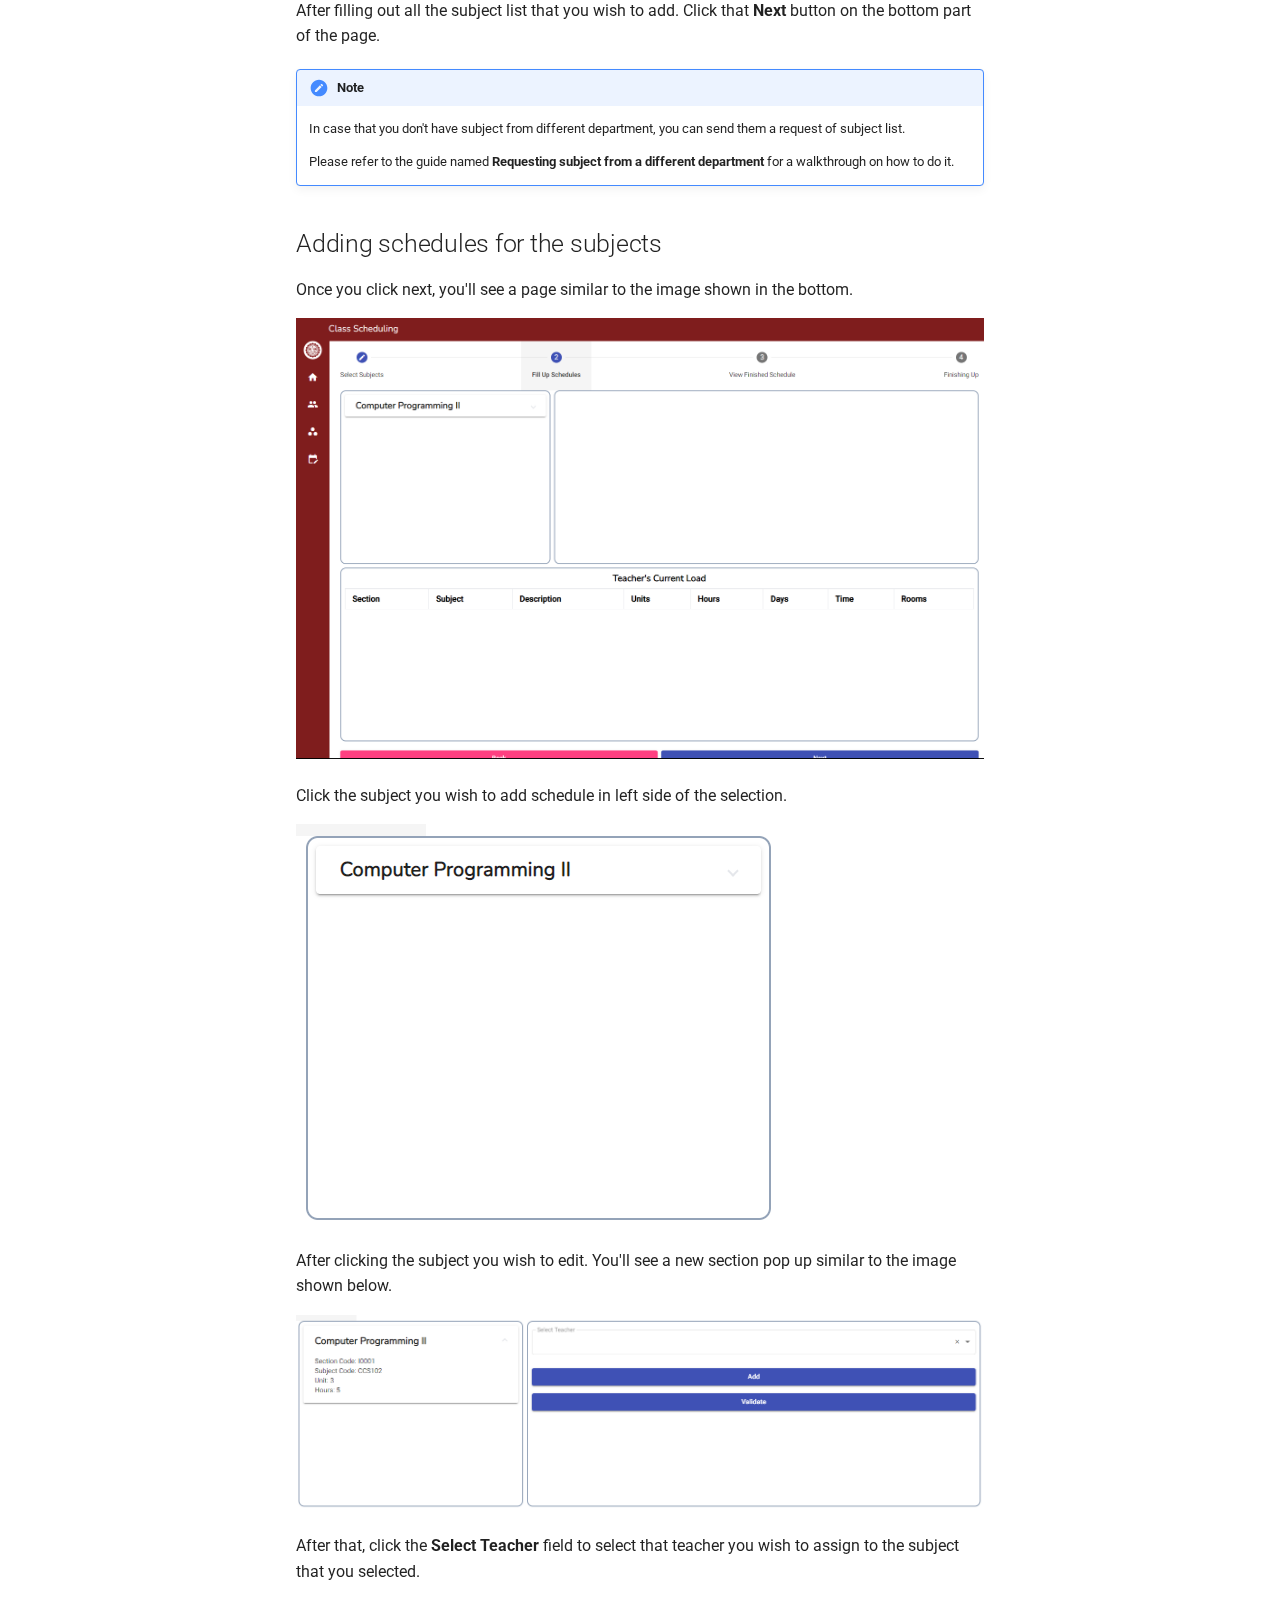
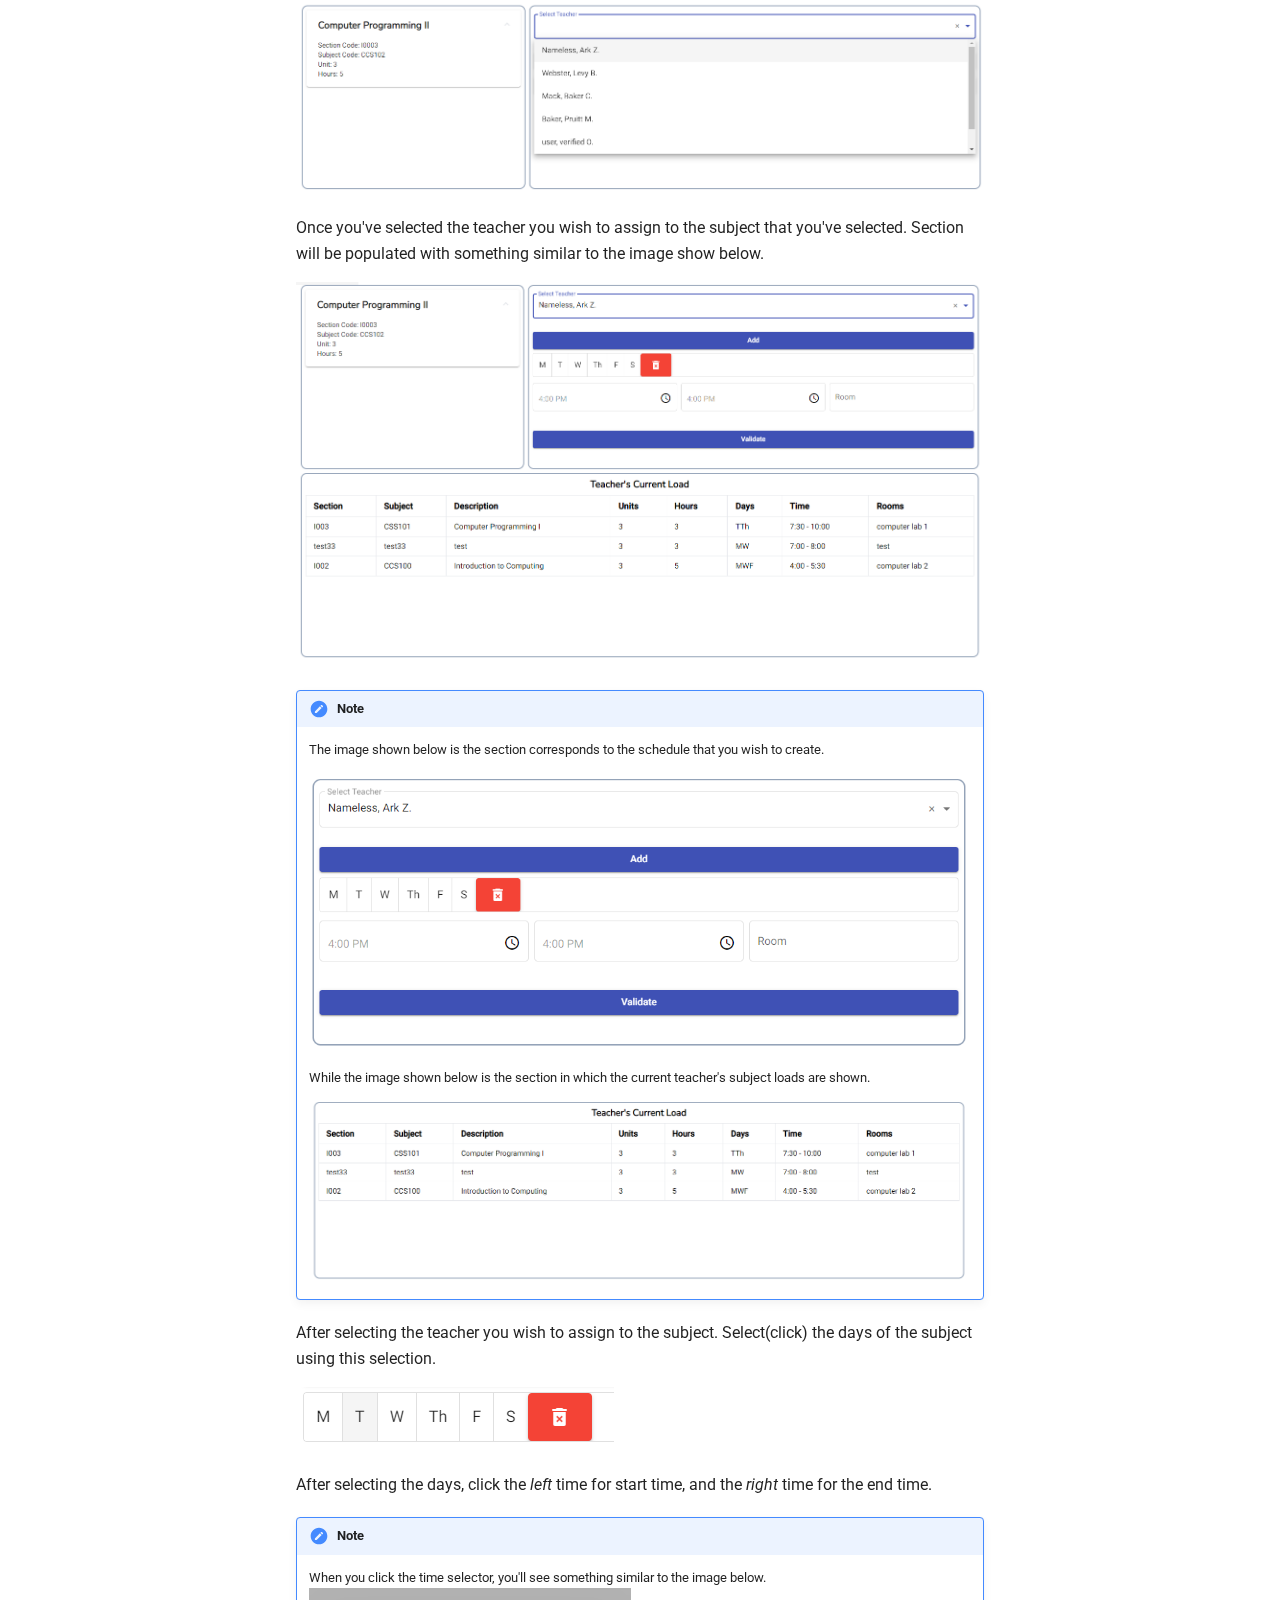
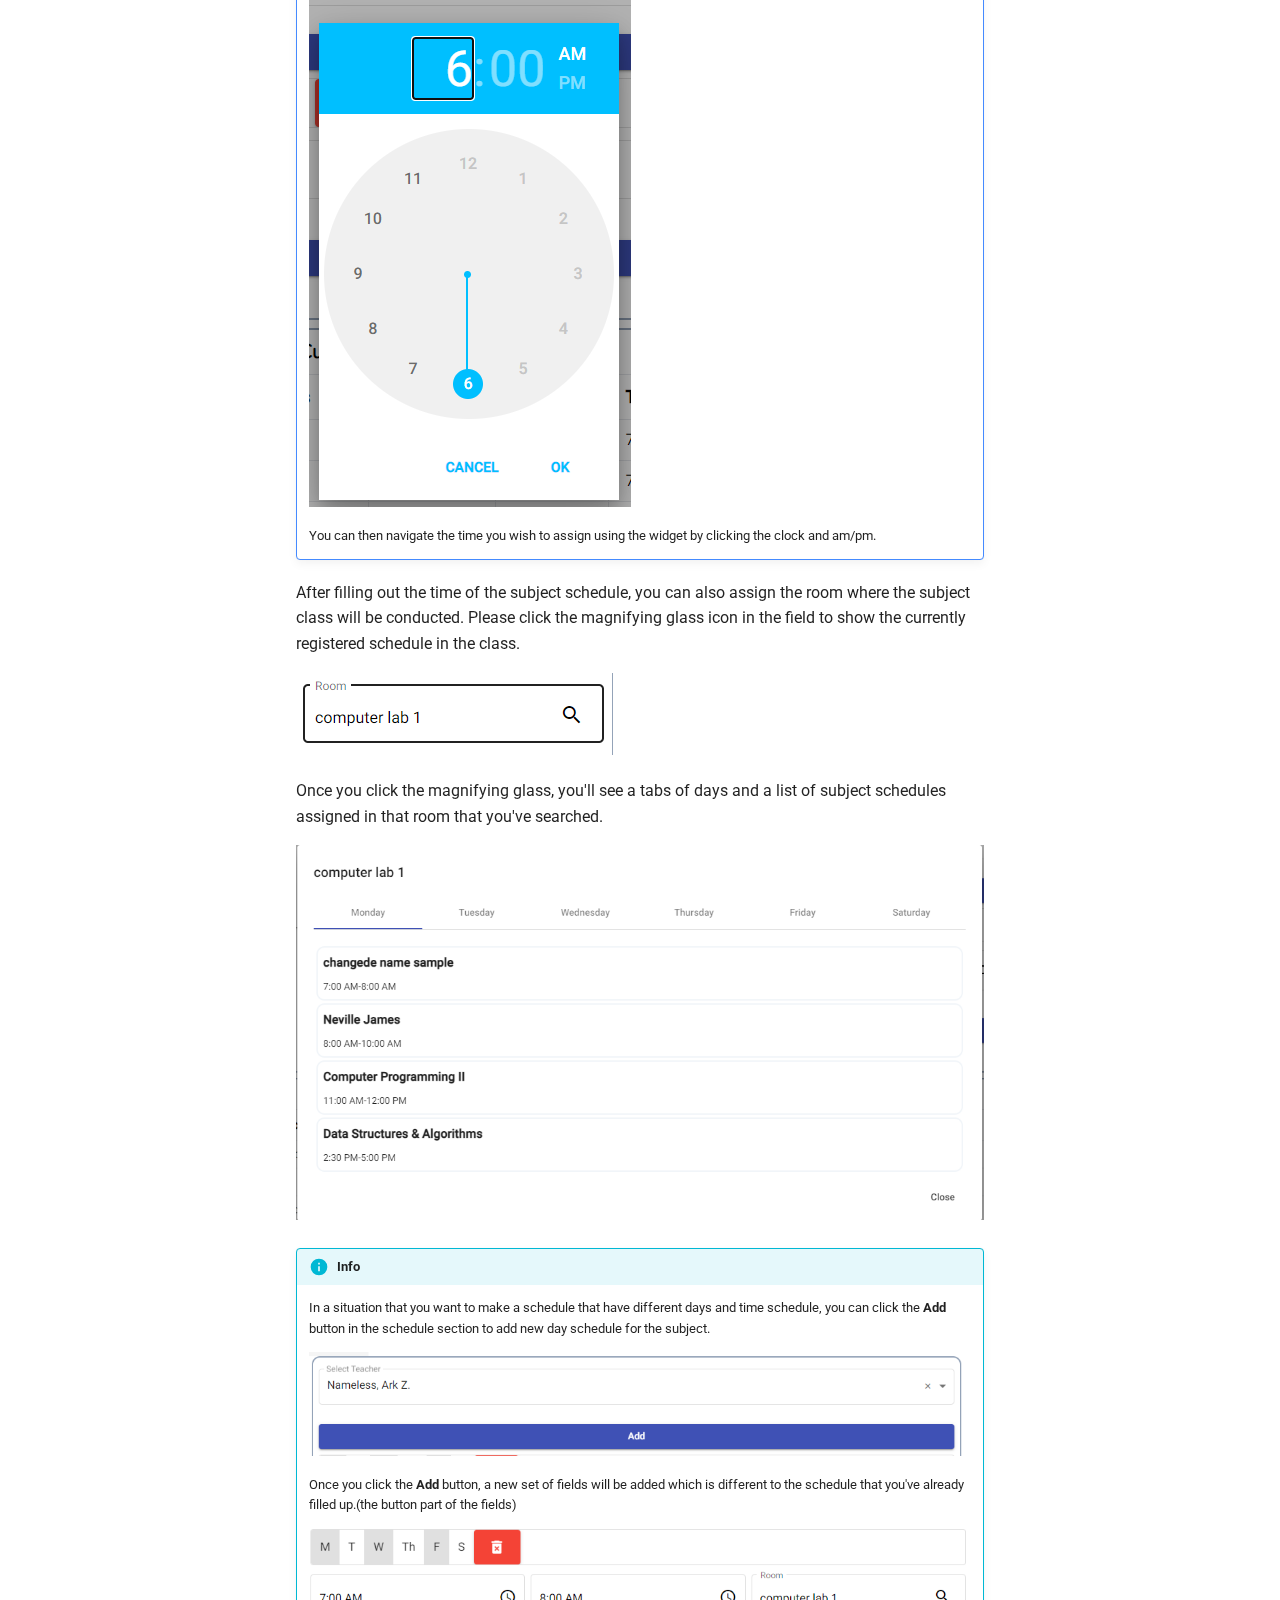
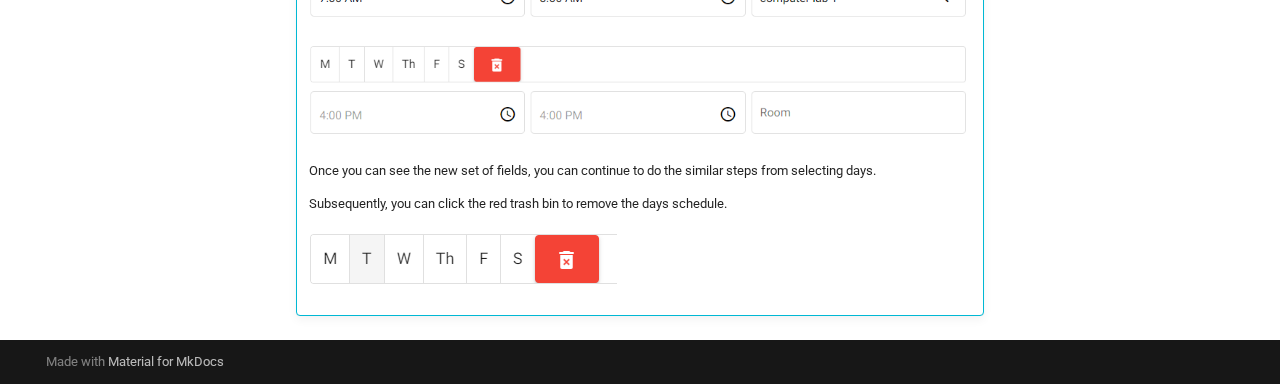
<file: site/creating-new-class-schedule/index.html>
<!doctype html>
<html lang="en" class="no-js">
  <head>
    
      <meta charset="utf-8">
      <meta name="viewport" content="width=device-width,initial-scale=1">
      
      
      
      
        <link rel="prev" href="../creating-a-department/">
      
      
        <link rel="next" href="../editing-an-existing-class-schedule/">
      
      <link rel="icon" href="../assets/images/favicon.png">
      <meta name="generator" content="mkdocs-1.4.2, mkdocs-material-9.0.5">
    
    
      
        <title>Creating New Class Schedule - Class Scheduling Manual</title>
      
    
    
      <link rel="stylesheet" href="../assets/stylesheets/main.558e4712.min.css">
      
        
        <link rel="stylesheet" href="../assets/stylesheets/palette.2505c338.min.css">
      
      

    
    
    
      
        
        
        <link rel="preconnect" href="https://fonts.gstatic.com" crossorigin>
        <link rel="stylesheet" href="https://fonts.googleapis.com/css?family=Roboto:300,300i,400,400i,700,700i%7CRoboto+Mono:400,400i,700,700i&display=fallback">
        <style>:root{--md-text-font:"Roboto";--md-code-font:"Roboto Mono"}</style>
      
    
    
      <link rel="stylesheet" href="../stylesheets/extra.css">
    
    <script>__md_scope=new URL("..",location),__md_hash=e=>[...e].reduce((e,_)=>(e<<5)-e+_.charCodeAt(0),0),__md_get=(e,_=localStorage,t=__md_scope)=>JSON.parse(_.getItem(t.pathname+"."+e)),__md_set=(e,_,t=localStorage,a=__md_scope)=>{try{t.setItem(a.pathname+"."+e,JSON.stringify(_))}catch(e){}}</script>
    
      

    
    
    
  </head>
  
  
    
    
      
    
    
    
    
    <body dir="ltr" data-md-color-scheme="default" data-md-color-primary="" data-md-color-accent="">
  
    
    
      <script>var palette=__md_get("__palette");if(palette&&"object"==typeof palette.color)for(var key of Object.keys(palette.color))document.body.setAttribute("data-md-color-"+key,palette.color[key])</script>
    
    <input class="md-toggle" data-md-toggle="drawer" type="checkbox" id="__drawer" autocomplete="off">
    <input class="md-toggle" data-md-toggle="search" type="checkbox" id="__search" autocomplete="off">
    <label class="md-overlay" for="__drawer"></label>
    <div data-md-component="skip">
      
        
        <a href="#creating-new-class-schedule" class="md-skip">
          Skip to content
        </a>
      
    </div>
    <div data-md-component="announce">
      
    </div>
    
    
      

<header class="md-header" data-md-component="header">
  <nav class="md-header__inner md-grid" aria-label="Header">
    <a href=".." title="Class Scheduling Manual" class="md-header__button md-logo" aria-label="Class Scheduling Manual" data-md-component="logo">
      
  
  <svg xmlns="http://www.w3.org/2000/svg" viewBox="0 0 24 24"><path d="M12 8a3 3 0 0 0 3-3 3 3 0 0 0-3-3 3 3 0 0 0-3 3 3 3 0 0 0 3 3m0 3.54C9.64 9.35 6.5 8 3 8v11c3.5 0 6.64 1.35 9 3.54 2.36-2.19 5.5-3.54 9-3.54V8c-3.5 0-6.64 1.35-9 3.54Z"/></svg>

    </a>
    <label class="md-header__button md-icon" for="__drawer">
      <svg xmlns="http://www.w3.org/2000/svg" viewBox="0 0 24 24"><path d="M3 6h18v2H3V6m0 5h18v2H3v-2m0 5h18v2H3v-2Z"/></svg>
    </label>
    <div class="md-header__title" data-md-component="header-title">
      <div class="md-header__ellipsis">
        <div class="md-header__topic">
          <span class="md-ellipsis">
            Class Scheduling Manual
          </span>
        </div>
        <div class="md-header__topic" data-md-component="header-topic">
          <span class="md-ellipsis">
            
              Creating New Class Schedule
            
          </span>
        </div>
      </div>
    </div>
    
      <form class="md-header__option" data-md-component="palette">
        
          
          <input class="md-option" data-md-color-media="(prefers-color-scheme: light)" data-md-color-scheme="default" data-md-color-primary="" data-md-color-accent=""  aria-label="Switch to dark mode"  type="radio" name="__palette" id="__palette_1">
          
            <label class="md-header__button md-icon" title="Switch to dark mode" for="__palette_2" hidden>
              <svg xmlns="http://www.w3.org/2000/svg" viewBox="0 0 24 24"><path d="M12 7a5 5 0 0 1 5 5 5 5 0 0 1-5 5 5 5 0 0 1-5-5 5 5 0 0 1 5-5m0 2a3 3 0 0 0-3 3 3 3 0 0 0 3 3 3 3 0 0 0 3-3 3 3 0 0 0-3-3m0-7 2.39 3.42C13.65 5.15 12.84 5 12 5c-.84 0-1.65.15-2.39.42L12 2M3.34 7l4.16-.35A7.2 7.2 0 0 0 5.94 8.5c-.44.74-.69 1.5-.83 2.29L3.34 7m.02 10 1.76-3.77a7.131 7.131 0 0 0 2.38 4.14L3.36 17M20.65 7l-1.77 3.79a7.023 7.023 0 0 0-2.38-4.15l4.15.36m-.01 10-4.14.36c.59-.51 1.12-1.14 1.54-1.86.42-.73.69-1.5.83-2.29L20.64 17M12 22l-2.41-3.44c.74.27 1.55.44 2.41.44.82 0 1.63-.17 2.37-.44L12 22Z"/></svg>
            </label>
          
        
          
          <input class="md-option" data-md-color-media="(prefers-color-scheme: dark)" data-md-color-scheme="slate" data-md-color-primary="" data-md-color-accent=""  aria-label="Switch to light mode"  type="radio" name="__palette" id="__palette_2">
          
            <label class="md-header__button md-icon" title="Switch to light mode" for="__palette_1" hidden>
              <svg xmlns="http://www.w3.org/2000/svg" viewBox="0 0 24 24"><path d="m17.75 4.09-2.53 1.94.91 3.06-2.63-1.81-2.63 1.81.91-3.06-2.53-1.94L12.44 4l1.06-3 1.06 3 3.19.09m3.5 6.91-1.64 1.25.59 1.98-1.7-1.17-1.7 1.17.59-1.98L15.75 11l2.06-.05L18.5 9l.69 1.95 2.06.05m-2.28 4.95c.83-.08 1.72 1.1 1.19 1.85-.32.45-.66.87-1.08 1.27C15.17 23 8.84 23 4.94 19.07c-3.91-3.9-3.91-10.24 0-14.14.4-.4.82-.76 1.27-1.08.75-.53 1.93.36 1.85 1.19-.27 2.86.69 5.83 2.89 8.02a9.96 9.96 0 0 0 8.02 2.89m-1.64 2.02a12.08 12.08 0 0 1-7.8-3.47c-2.17-2.19-3.33-5-3.49-7.82-2.81 3.14-2.7 7.96.31 10.98 3.02 3.01 7.84 3.12 10.98.31Z"/></svg>
            </label>
          
        
      </form>
    
    
    
      <label class="md-header__button md-icon" for="__search">
        <svg xmlns="http://www.w3.org/2000/svg" viewBox="0 0 24 24"><path d="M9.5 3A6.5 6.5 0 0 1 16 9.5c0 1.61-.59 3.09-1.56 4.23l.27.27h.79l5 5-1.5 1.5-5-5v-.79l-.27-.27A6.516 6.516 0 0 1 9.5 16 6.5 6.5 0 0 1 3 9.5 6.5 6.5 0 0 1 9.5 3m0 2C7 5 5 7 5 9.5S7 14 9.5 14 14 12 14 9.5 12 5 9.5 5Z"/></svg>
      </label>
      <div class="md-search" data-md-component="search" role="dialog">
  <label class="md-search__overlay" for="__search"></label>
  <div class="md-search__inner" role="search">
    <form class="md-search__form" name="search">
      <input type="text" class="md-search__input" name="query" aria-label="Search" placeholder="Search" autocapitalize="off" autocorrect="off" autocomplete="off" spellcheck="false" data-md-component="search-query" required>
      <label class="md-search__icon md-icon" for="__search">
        <svg xmlns="http://www.w3.org/2000/svg" viewBox="0 0 24 24"><path d="M9.5 3A6.5 6.5 0 0 1 16 9.5c0 1.61-.59 3.09-1.56 4.23l.27.27h.79l5 5-1.5 1.5-5-5v-.79l-.27-.27A6.516 6.516 0 0 1 9.5 16 6.5 6.5 0 0 1 3 9.5 6.5 6.5 0 0 1 9.5 3m0 2C7 5 5 7 5 9.5S7 14 9.5 14 14 12 14 9.5 12 5 9.5 5Z"/></svg>
        <svg xmlns="http://www.w3.org/2000/svg" viewBox="0 0 24 24"><path d="M20 11v2H8l5.5 5.5-1.42 1.42L4.16 12l7.92-7.92L13.5 5.5 8 11h12Z"/></svg>
      </label>
      <nav class="md-search__options" aria-label="Search">
        
        <button type="reset" class="md-search__icon md-icon" title="Clear" aria-label="Clear" tabindex="-1">
          <svg xmlns="http://www.w3.org/2000/svg" viewBox="0 0 24 24"><path d="M19 6.41 17.59 5 12 10.59 6.41 5 5 6.41 10.59 12 5 17.59 6.41 19 12 13.41 17.59 19 19 17.59 13.41 12 19 6.41Z"/></svg>
        </button>
      </nav>
      
    </form>
    <div class="md-search__output">
      <div class="md-search__scrollwrap" data-md-scrollfix>
        <div class="md-search-result" data-md-component="search-result">
          <div class="md-search-result__meta">
            Initializing search
          </div>
          <ol class="md-search-result__list" role="presentation"></ol>
        </div>
      </div>
    </div>
  </div>
</div>
    
    
  </nav>
  
</header>
    
    <div class="md-container" data-md-component="container">
      
      
        
          
        
      
      <main class="md-main" data-md-component="main">
        <div class="md-main__inner md-grid">
          
            
              
              <div class="md-sidebar md-sidebar--primary" data-md-component="sidebar" data-md-type="navigation" >
                <div class="md-sidebar__scrollwrap">
                  <div class="md-sidebar__inner">
                    


<nav class="md-nav md-nav--primary" aria-label="Navigation" data-md-level="0">
  <label class="md-nav__title" for="__drawer">
    <a href=".." title="Class Scheduling Manual" class="md-nav__button md-logo" aria-label="Class Scheduling Manual" data-md-component="logo">
      
  
  <svg xmlns="http://www.w3.org/2000/svg" viewBox="0 0 24 24"><path d="M12 8a3 3 0 0 0 3-3 3 3 0 0 0-3-3 3 3 0 0 0-3 3 3 3 0 0 0 3 3m0 3.54C9.64 9.35 6.5 8 3 8v11c3.5 0 6.64 1.35 9 3.54 2.36-2.19 5.5-3.54 9-3.54V8c-3.5 0-6.64 1.35-9 3.54Z"/></svg>

    </a>
    Class Scheduling Manual
  </label>
  
  <ul class="md-nav__list" data-md-scrollfix>
    
      
      
      

  
  
  
    <li class="md-nav__item">
      <a href=".." class="md-nav__link">
        Welcome to Class Scheduling Manual
      </a>
    </li>
  

    
      
      
      

  
  
  
    <li class="md-nav__item">
      <a href="../creating-a-department/" class="md-nav__link">
        Creating a new Department
      </a>
    </li>
  

    
      
      
      

  
  
    
  
  
    <li class="md-nav__item md-nav__item--active">
      
      <input class="md-nav__toggle md-toggle" data-md-toggle="toc" type="checkbox" id="__toc">
      
      
        
      
      
        <label class="md-nav__link md-nav__link--active" for="__toc">
          Creating New Class Schedule
          <span class="md-nav__icon md-icon"></span>
        </label>
      
      <a href="./" class="md-nav__link md-nav__link--active">
        Creating New Class Schedule
      </a>
      
        

<nav class="md-nav md-nav--secondary" aria-label="Table of contents">
  
  
  
    
  
  
    <label class="md-nav__title" for="__toc">
      <span class="md-nav__icon md-icon"></span>
      Table of contents
    </label>
    <ul class="md-nav__list" data-md-component="toc" data-md-scrollfix>
      
        <li class="md-nav__item">
  <a href="#navigating-around-the-system" class="md-nav__link">
    Navigating around the system
  </a>
  
</li>
      
        <li class="md-nav__item">
  <a href="#schedules-page" class="md-nav__link">
    Schedules Page
  </a>
  
</li>
      
        <li class="md-nav__item">
  <a href="#creating-the-class-schedule" class="md-nav__link">
    Creating the class schedule
  </a>
  
</li>
      
        <li class="md-nav__item">
  <a href="#adding-new-subject" class="md-nav__link">
    Adding new Subject
  </a>
  
</li>
      
        <li class="md-nav__item">
  <a href="#adding-schedules-for-the-subjects" class="md-nav__link">
    Adding schedules for the subjects
  </a>
  
</li>
      
    </ul>
  
</nav>
      
    </li>
  

    
      
      
      

  
  
  
    <li class="md-nav__item">
      <a href="../editing-an-existing-class-schedule/" class="md-nav__link">
        Editing an existing class schedule
      </a>
    </li>
  

    
      
      
      

  
  
  
    <li class="md-nav__item">
      <a href="../registering-new-student-admin/" class="md-nav__link">
        Registering new student admin
      </a>
    </li>
  

    
      
      
      

  
  
  
    <li class="md-nav__item">
      <a href="../requesting-subject-from-a-different-department/" class="md-nav__link">
        Requesting subject from a different department
      </a>
    </li>
  

    
      
      
      

  
  
  
    <li class="md-nav__item">
      <a href="../registering-new-teacher/" class="md-nav__link">
        Registering new teacher
      </a>
    </li>
  

    
      
      
      

  
  
  
    <li class="md-nav__item">
      <a href="../generating-documents/" class="md-nav__link">
        Generating documents
      </a>
    </li>
  

    
  </ul>
</nav>
                  </div>
                </div>
              </div>
            
            
              
              <div class="md-sidebar md-sidebar--secondary" data-md-component="sidebar" data-md-type="toc" >
                <div class="md-sidebar__scrollwrap">
                  <div class="md-sidebar__inner">
                    

<nav class="md-nav md-nav--secondary" aria-label="Table of contents">
  
  
  
    
  
  
    <label class="md-nav__title" for="__toc">
      <span class="md-nav__icon md-icon"></span>
      Table of contents
    </label>
    <ul class="md-nav__list" data-md-component="toc" data-md-scrollfix>
      
        <li class="md-nav__item">
  <a href="#navigating-around-the-system" class="md-nav__link">
    Navigating around the system
  </a>
  
</li>
      
        <li class="md-nav__item">
  <a href="#schedules-page" class="md-nav__link">
    Schedules Page
  </a>
  
</li>
      
        <li class="md-nav__item">
  <a href="#creating-the-class-schedule" class="md-nav__link">
    Creating the class schedule
  </a>
  
</li>
      
        <li class="md-nav__item">
  <a href="#adding-new-subject" class="md-nav__link">
    Adding new Subject
  </a>
  
</li>
      
        <li class="md-nav__item">
  <a href="#adding-schedules-for-the-subjects" class="md-nav__link">
    Adding schedules for the subjects
  </a>
  
</li>
      
    </ul>
  
</nav>
                  </div>
                </div>
              </div>
            
          
          
            <div class="md-content" data-md-component="content">
              <article class="md-content__inner md-typeset">
                
                  



<h1 id="creating-new-class-schedule">Creating New Class Schedule</h1>
<div class="admonition note annotate">
<p class="admonition-title">Note</p>
<p>This operation is for department heads only.</p>
<p>This operation is also used when you're trying to creating the class itself (e.g., BSCS-1)</p>
<p>If you just want to add subjects to an existing class, please use the guide for editing an existing class schedule</p>
</div>
<h2 id="navigating-around-the-system">Navigating around the system</h2>
<p>This tutorial shows you how use the <strong>Class Scheduling System</strong> to create a new deparment.
Once you login, you'll be redirected to the dashboard page of the system that will look like in that image shown.</p>
<p><img alt="Dashboard" src="../assets/images/2023-01-29-14-42-04.png" /></p>
<p>Using the left navigation bar, select the bottom icon to go to the schedules options page.
<img alt="Navigating to schedules page" src="../2023-01-29-15-17-20.png" /></p>
<h2 id="schedules-page">Schedules Page</h2>
<p>Once you navigate to the schedules pages, you'll be shown with a page similar to the image shown.</p>
<p><img alt="Schedules page" src="../2023-01-29-15-18-30.png" /></p>
<h2 id="creating-the-class-schedule">Creating the class schedule</h2>
<p>Once you've navigated to the schedules page. You'll see a button on the screen that shows <strong>Create New Class Schedule</strong>
You can click that button and you'll be navigate to a new page similar to the image show.</p>
<p><img alt="Create new class schedule" src="../2023-01-29-15-23-38.png" /></p>
<h2 id="adding-new-subject">Adding new Subject</h2>
<p>Once you're in a page similar in the image above. You'll see a sectiont that states <strong>Class Info</strong>.</p>
<p>In that section, you can see fields and buttons. Fill out the fields according to the labels inside them.</p>
<p><img alt="Class info fill up" src="../2023-01-29-17-37-33.png" /></p>
<p>Once you filled up all the field, you can click the button <strong>Add</strong> to add the class subject to the list.</p>
<p><img alt="Subjects list" src="../2023-01-29-17-41-11.png" /></p>
<p>In case you want to include a subject that comes from a difference department(e.g., GE Subjects). Click that <strong>Select Subject</strong> tab that is beside <strong>Create Subject Schedule</strong> tab.</p>
<p><img alt="Class info tabs" src="../2023-01-29-17-39-13.png" /></p>
<p>After clicking the <strong>Select Subject</strong> tab, you'll see the section change to something similar to the image.</p>
<p><img alt="Select subject selection" src="../2023-01-29-17-43-16.png" /></p>
<p>You'll see the list of subject from different department that you are able to add you're department classes.</p>
<p>You can select subjects by clicking the checkbox of the subject that you wish to add to the class schedule that you're trying to create.</p>
<p>After filling out all the subject list that you wish to add. Click that <strong>Next</strong> button on the bottom part of the page.</p>
<div class="admonition note annotation">
<p class="admonition-title">Note</p>
<p>In case that you don't have subject from different department, you can send them a request of subject list.</p>
<p>Please refer to the guide named <strong>Requesting subject from a different department</strong> for a walkthrough on how to do it.</p>
</div>
<h2 id="adding-schedules-for-the-subjects">Adding schedules for the subjects</h2>
<p>Once you click next, you'll see a page similar to the image shown in the bottom.</p>
<p><img alt="Fill up schedules" src="../2023-01-29-17-51-22.png" /></p>
<p>Click the subject you wish to add schedule in left side of the selection.</p>
<p><img alt="Subject list" src="../2023-01-29-17-52-09.png" /></p>
<p>After clicking the subject you wish to edit. You'll see a new section pop up similar to the image shown below.</p>
<p><img alt="Subject schedule add" src="../2023-01-29-17-53-07.png" /></p>
<p>After that, click the <strong>Select Teacher</strong> field to select that teacher you wish to assign to the subject that you selected.</p>
<p><img alt="Select subject teacher" src="../2023-01-29-17-58-43.png" /></p>
<p>Once you've selected the teacher you wish to assign to the subject that you've selected. Section will be populated with something similar to the image show below.</p>
<p><img alt="Selected subject teacher" src="../2023-01-29-18-00-26.png" /></p>
<div class="admonition note annotation">
<p class="admonition-title">Note</p>
<p>The image shown below is the section corresponds to the schedule that you wish to create.</p>
<p><img alt="Selected subject add schedule" src="../2023-01-29-18-01-50.png" /></p>
<p>While the image shown below is the section in which the current teacher's subject loads are shown. </p>
<p><img alt="Teacher's current load section" src="../2023-01-29-18-02-51.png" /></p>
</div>
<p>After selecting the teacher you wish to assign to the subject. Select(click) the days of the subject using this selection.</p>
<p><img alt="Select days" src="../2023-01-29-18-05-55.png" /></p>
<p>After selecting the days, click the <em>left</em> time for start time, and the <em>right</em> time for the end time.</p>
<div class="admonition note annotation">
<p class="admonition-title">Note</p>
<p>When you click the time selector, you'll see something similar to the image below.
<img alt="Time selector" src="../2023-01-29-18-08-42.png" /></p>
<p>You can then navigate the time you wish to assign using the widget by clicking the clock and am/pm.</p>
</div>
<p>After filling out the time of the subject schedule, you can also assign the room where the subject class will be conducted. Please click the magnifying glass icon in the field to show the currently registered schedule in the class.</p>
<p><img alt="Room magnifying glass" src="../2023-01-29-18-13-17.png" /></p>
<p>Once you click the magnifying glass, you'll see a tabs of days and a list of subject schedules assigned in that room that you've searched.</p>
<p><img alt="Rooms view" src="../2023-01-29-18-14-33.png" /></p>
<div class="admonition info annotation">
<p class="admonition-title">Info</p>
<p>In a situation that you want to make a schedule that have different days and time schedule, you can click the <strong>Add</strong> button in the schedule section to add new day schedule for the subject.</p>
<p><img alt="add new subject schedule" src="../2023-01-29-18-17-03.png" /></p>
<p>Once you click the <strong>Add</strong> button, a new set of fields will be added which is different to the schedule that you've already filled up.(the button part of the fields)</p>
<p><img alt="add new subject schedule fields" src="../2023-01-29-18-18-49.png" /></p>
<p>Once you can see the new set of fields, you can continue to do the similar steps from selecting days.</p>
<p>Subsequently, you can click the red trash bin to remove the days schedule.</p>
<p><img alt="remove time schedule" src="../2023-01-29-18-20-54.png" /></p>
</div>





                
              </article>
            </div>
          
          
        </div>
        
      </main>
      
        <footer class="md-footer">
  
  <div class="md-footer-meta md-typeset">
    <div class="md-footer-meta__inner md-grid">
      <div class="md-copyright">
  
  
    Made with
    <a href="https://squidfunk.github.io/mkdocs-material/" target="_blank" rel="noopener">
      Material for MkDocs
    </a>
  
</div>
      
    </div>
  </div>
</footer>
      
    </div>
    <div class="md-dialog" data-md-component="dialog">
      <div class="md-dialog__inner md-typeset"></div>
    </div>
    
    <script id="__config" type="application/json">{"base": "..", "features": [], "search": "../assets/javascripts/workers/search.e5c33ebb.min.js", "translations": {"clipboard.copied": "Copied to clipboard", "clipboard.copy": "Copy to clipboard", "search.result.more.one": "1 more on this page", "search.result.more.other": "# more on this page", "search.result.none": "No matching documents", "search.result.one": "1 matching document", "search.result.other": "# matching documents", "search.result.placeholder": "Type to start searching", "search.result.term.missing": "Missing", "select.version": "Select version"}}</script>
    
    
      <script src="../assets/javascripts/bundle.51d95adb.min.js"></script>
      
    
  </body>
</html>
</file>
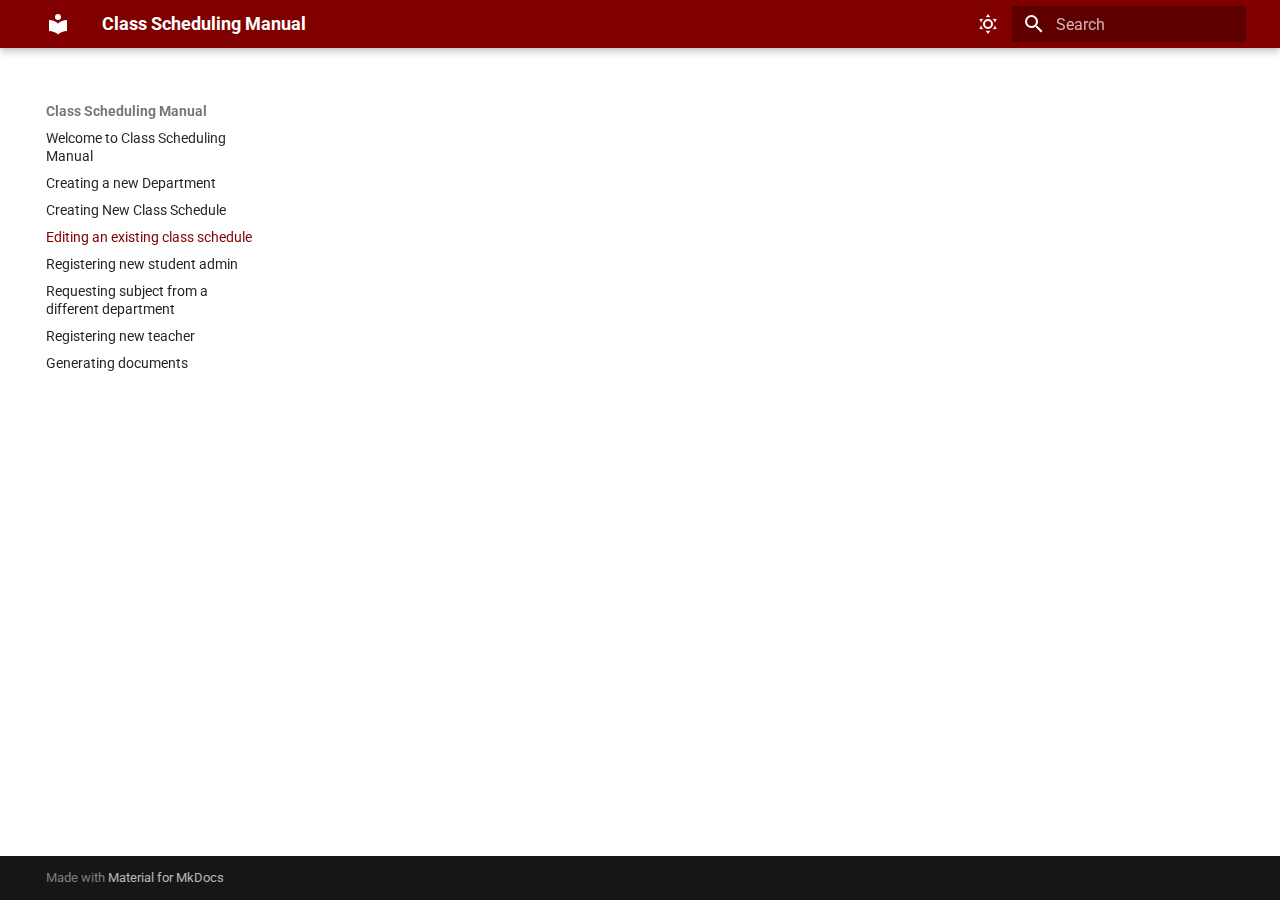
<file: site/editing-an-existing-class-schedule/index.html>
<!doctype html>
<html lang="en" class="no-js">
  <head>
    
      <meta charset="utf-8">
      <meta name="viewport" content="width=device-width,initial-scale=1">
      
      
      
      
        <link rel="prev" href="../creating-new-class-schedule/">
      
      
        <link rel="next" href="../registering-new-student-admin/">
      
      <link rel="icon" href="../assets/images/favicon.png">
      <meta name="generator" content="mkdocs-1.4.2, mkdocs-material-9.0.5">
    
    
      
        <title>Editing an existing class schedule - Class Scheduling Manual</title>
      
    
    
      <link rel="stylesheet" href="../assets/stylesheets/main.558e4712.min.css">
      
        
        <link rel="stylesheet" href="../assets/stylesheets/palette.2505c338.min.css">
      
      

    
    
    
      
        
        
        <link rel="preconnect" href="https://fonts.gstatic.com" crossorigin>
        <link rel="stylesheet" href="https://fonts.googleapis.com/css?family=Roboto:300,300i,400,400i,700,700i%7CRoboto+Mono:400,400i,700,700i&display=fallback">
        <style>:root{--md-text-font:"Roboto";--md-code-font:"Roboto Mono"}</style>
      
    
    
      <link rel="stylesheet" href="../stylesheets/extra.css">
    
    <script>__md_scope=new URL("..",location),__md_hash=e=>[...e].reduce((e,_)=>(e<<5)-e+_.charCodeAt(0),0),__md_get=(e,_=localStorage,t=__md_scope)=>JSON.parse(_.getItem(t.pathname+"."+e)),__md_set=(e,_,t=localStorage,a=__md_scope)=>{try{t.setItem(a.pathname+"."+e,JSON.stringify(_))}catch(e){}}</script>
    
      

    
    
    
  </head>
  
  
    
    
      
    
    
    
    
    <body dir="ltr" data-md-color-scheme="default" data-md-color-primary="" data-md-color-accent="">
  
    
    
      <script>var palette=__md_get("__palette");if(palette&&"object"==typeof palette.color)for(var key of Object.keys(palette.color))document.body.setAttribute("data-md-color-"+key,palette.color[key])</script>
    
    <input class="md-toggle" data-md-toggle="drawer" type="checkbox" id="__drawer" autocomplete="off">
    <input class="md-toggle" data-md-toggle="search" type="checkbox" id="__search" autocomplete="off">
    <label class="md-overlay" for="__drawer"></label>
    <div data-md-component="skip">
      
    </div>
    <div data-md-component="announce">
      
    </div>
    
    
      

<header class="md-header" data-md-component="header">
  <nav class="md-header__inner md-grid" aria-label="Header">
    <a href=".." title="Class Scheduling Manual" class="md-header__button md-logo" aria-label="Class Scheduling Manual" data-md-component="logo">
      
  
  <svg xmlns="http://www.w3.org/2000/svg" viewBox="0 0 24 24"><path d="M12 8a3 3 0 0 0 3-3 3 3 0 0 0-3-3 3 3 0 0 0-3 3 3 3 0 0 0 3 3m0 3.54C9.64 9.35 6.5 8 3 8v11c3.5 0 6.64 1.35 9 3.54 2.36-2.19 5.5-3.54 9-3.54V8c-3.5 0-6.64 1.35-9 3.54Z"/></svg>

    </a>
    <label class="md-header__button md-icon" for="__drawer">
      <svg xmlns="http://www.w3.org/2000/svg" viewBox="0 0 24 24"><path d="M3 6h18v2H3V6m0 5h18v2H3v-2m0 5h18v2H3v-2Z"/></svg>
    </label>
    <div class="md-header__title" data-md-component="header-title">
      <div class="md-header__ellipsis">
        <div class="md-header__topic">
          <span class="md-ellipsis">
            Class Scheduling Manual
          </span>
        </div>
        <div class="md-header__topic" data-md-component="header-topic">
          <span class="md-ellipsis">
            
              Editing an existing class schedule
            
          </span>
        </div>
      </div>
    </div>
    
      <form class="md-header__option" data-md-component="palette">
        
          
          <input class="md-option" data-md-color-media="(prefers-color-scheme: light)" data-md-color-scheme="default" data-md-color-primary="" data-md-color-accent=""  aria-label="Switch to dark mode"  type="radio" name="__palette" id="__palette_1">
          
            <label class="md-header__button md-icon" title="Switch to dark mode" for="__palette_2" hidden>
              <svg xmlns="http://www.w3.org/2000/svg" viewBox="0 0 24 24"><path d="M12 7a5 5 0 0 1 5 5 5 5 0 0 1-5 5 5 5 0 0 1-5-5 5 5 0 0 1 5-5m0 2a3 3 0 0 0-3 3 3 3 0 0 0 3 3 3 3 0 0 0 3-3 3 3 0 0 0-3-3m0-7 2.39 3.42C13.65 5.15 12.84 5 12 5c-.84 0-1.65.15-2.39.42L12 2M3.34 7l4.16-.35A7.2 7.2 0 0 0 5.94 8.5c-.44.74-.69 1.5-.83 2.29L3.34 7m.02 10 1.76-3.77a7.131 7.131 0 0 0 2.38 4.14L3.36 17M20.65 7l-1.77 3.79a7.023 7.023 0 0 0-2.38-4.15l4.15.36m-.01 10-4.14.36c.59-.51 1.12-1.14 1.54-1.86.42-.73.69-1.5.83-2.29L20.64 17M12 22l-2.41-3.44c.74.27 1.55.44 2.41.44.82 0 1.63-.17 2.37-.44L12 22Z"/></svg>
            </label>
          
        
          
          <input class="md-option" data-md-color-media="(prefers-color-scheme: dark)" data-md-color-scheme="slate" data-md-color-primary="" data-md-color-accent=""  aria-label="Switch to light mode"  type="radio" name="__palette" id="__palette_2">
          
            <label class="md-header__button md-icon" title="Switch to light mode" for="__palette_1" hidden>
              <svg xmlns="http://www.w3.org/2000/svg" viewBox="0 0 24 24"><path d="m17.75 4.09-2.53 1.94.91 3.06-2.63-1.81-2.63 1.81.91-3.06-2.53-1.94L12.44 4l1.06-3 1.06 3 3.19.09m3.5 6.91-1.64 1.25.59 1.98-1.7-1.17-1.7 1.17.59-1.98L15.75 11l2.06-.05L18.5 9l.69 1.95 2.06.05m-2.28 4.95c.83-.08 1.72 1.1 1.19 1.85-.32.45-.66.87-1.08 1.27C15.17 23 8.84 23 4.94 19.07c-3.91-3.9-3.91-10.24 0-14.14.4-.4.82-.76 1.27-1.08.75-.53 1.93.36 1.85 1.19-.27 2.86.69 5.83 2.89 8.02a9.96 9.96 0 0 0 8.02 2.89m-1.64 2.02a12.08 12.08 0 0 1-7.8-3.47c-2.17-2.19-3.33-5-3.49-7.82-2.81 3.14-2.7 7.96.31 10.98 3.02 3.01 7.84 3.12 10.98.31Z"/></svg>
            </label>
          
        
      </form>
    
    
    
      <label class="md-header__button md-icon" for="__search">
        <svg xmlns="http://www.w3.org/2000/svg" viewBox="0 0 24 24"><path d="M9.5 3A6.5 6.5 0 0 1 16 9.5c0 1.61-.59 3.09-1.56 4.23l.27.27h.79l5 5-1.5 1.5-5-5v-.79l-.27-.27A6.516 6.516 0 0 1 9.5 16 6.5 6.5 0 0 1 3 9.5 6.5 6.5 0 0 1 9.5 3m0 2C7 5 5 7 5 9.5S7 14 9.5 14 14 12 14 9.5 12 5 9.5 5Z"/></svg>
      </label>
      <div class="md-search" data-md-component="search" role="dialog">
  <label class="md-search__overlay" for="__search"></label>
  <div class="md-search__inner" role="search">
    <form class="md-search__form" name="search">
      <input type="text" class="md-search__input" name="query" aria-label="Search" placeholder="Search" autocapitalize="off" autocorrect="off" autocomplete="off" spellcheck="false" data-md-component="search-query" required>
      <label class="md-search__icon md-icon" for="__search">
        <svg xmlns="http://www.w3.org/2000/svg" viewBox="0 0 24 24"><path d="M9.5 3A6.5 6.5 0 0 1 16 9.5c0 1.61-.59 3.09-1.56 4.23l.27.27h.79l5 5-1.5 1.5-5-5v-.79l-.27-.27A6.516 6.516 0 0 1 9.5 16 6.5 6.5 0 0 1 3 9.5 6.5 6.5 0 0 1 9.5 3m0 2C7 5 5 7 5 9.5S7 14 9.5 14 14 12 14 9.5 12 5 9.5 5Z"/></svg>
        <svg xmlns="http://www.w3.org/2000/svg" viewBox="0 0 24 24"><path d="M20 11v2H8l5.5 5.5-1.42 1.42L4.16 12l7.92-7.92L13.5 5.5 8 11h12Z"/></svg>
      </label>
      <nav class="md-search__options" aria-label="Search">
        
        <button type="reset" class="md-search__icon md-icon" title="Clear" aria-label="Clear" tabindex="-1">
          <svg xmlns="http://www.w3.org/2000/svg" viewBox="0 0 24 24"><path d="M19 6.41 17.59 5 12 10.59 6.41 5 5 6.41 10.59 12 5 17.59 6.41 19 12 13.41 17.59 19 19 17.59 13.41 12 19 6.41Z"/></svg>
        </button>
      </nav>
      
    </form>
    <div class="md-search__output">
      <div class="md-search__scrollwrap" data-md-scrollfix>
        <div class="md-search-result" data-md-component="search-result">
          <div class="md-search-result__meta">
            Initializing search
          </div>
          <ol class="md-search-result__list" role="presentation"></ol>
        </div>
      </div>
    </div>
  </div>
</div>
    
    
  </nav>
  
</header>
    
    <div class="md-container" data-md-component="container">
      
      
        
          
        
      
      <main class="md-main" data-md-component="main">
        <div class="md-main__inner md-grid">
          
            
              
              <div class="md-sidebar md-sidebar--primary" data-md-component="sidebar" data-md-type="navigation" >
                <div class="md-sidebar__scrollwrap">
                  <div class="md-sidebar__inner">
                    


<nav class="md-nav md-nav--primary" aria-label="Navigation" data-md-level="0">
  <label class="md-nav__title" for="__drawer">
    <a href=".." title="Class Scheduling Manual" class="md-nav__button md-logo" aria-label="Class Scheduling Manual" data-md-component="logo">
      
  
  <svg xmlns="http://www.w3.org/2000/svg" viewBox="0 0 24 24"><path d="M12 8a3 3 0 0 0 3-3 3 3 0 0 0-3-3 3 3 0 0 0-3 3 3 3 0 0 0 3 3m0 3.54C9.64 9.35 6.5 8 3 8v11c3.5 0 6.64 1.35 9 3.54 2.36-2.19 5.5-3.54 9-3.54V8c-3.5 0-6.64 1.35-9 3.54Z"/></svg>

    </a>
    Class Scheduling Manual
  </label>
  
  <ul class="md-nav__list" data-md-scrollfix>
    
      
      
      

  
  
  
    <li class="md-nav__item">
      <a href=".." class="md-nav__link">
        Welcome to Class Scheduling Manual
      </a>
    </li>
  

    
      
      
      

  
  
  
    <li class="md-nav__item">
      <a href="../creating-a-department/" class="md-nav__link">
        Creating a new Department
      </a>
    </li>
  

    
      
      
      

  
  
  
    <li class="md-nav__item">
      <a href="../creating-new-class-schedule/" class="md-nav__link">
        Creating New Class Schedule
      </a>
    </li>
  

    
      
      
      

  
  
    
  
  
    <li class="md-nav__item md-nav__item--active">
      
      <input class="md-nav__toggle md-toggle" data-md-toggle="toc" type="checkbox" id="__toc">
      
      
      
      <a href="./" class="md-nav__link md-nav__link--active">
        Editing an existing class schedule
      </a>
      
    </li>
  

    
      
      
      

  
  
  
    <li class="md-nav__item">
      <a href="../registering-new-student-admin/" class="md-nav__link">
        Registering new student admin
      </a>
    </li>
  

    
      
      
      

  
  
  
    <li class="md-nav__item">
      <a href="../requesting-subject-from-a-different-department/" class="md-nav__link">
        Requesting subject from a different department
      </a>
    </li>
  

    
      
      
      

  
  
  
    <li class="md-nav__item">
      <a href="../registering-new-teacher/" class="md-nav__link">
        Registering new teacher
      </a>
    </li>
  

    
      
      
      

  
  
  
    <li class="md-nav__item">
      <a href="../generating-documents/" class="md-nav__link">
        Generating documents
      </a>
    </li>
  

    
  </ul>
</nav>
                  </div>
                </div>
              </div>
            
            
              
              <div class="md-sidebar md-sidebar--secondary" data-md-component="sidebar" data-md-type="toc" >
                <div class="md-sidebar__scrollwrap">
                  <div class="md-sidebar__inner">
                    

<nav class="md-nav md-nav--secondary" aria-label="Table of contents">
  
  
  
  
</nav>
                  </div>
                </div>
              </div>
            
          
          
            <div class="md-content" data-md-component="content">
              <article class="md-content__inner md-typeset">
                
                  









                
              </article>
            </div>
          
          
        </div>
        
      </main>
      
        <footer class="md-footer">
  
  <div class="md-footer-meta md-typeset">
    <div class="md-footer-meta__inner md-grid">
      <div class="md-copyright">
  
  
    Made with
    <a href="https://squidfunk.github.io/mkdocs-material/" target="_blank" rel="noopener">
      Material for MkDocs
    </a>
  
</div>
      
    </div>
  </div>
</footer>
      
    </div>
    <div class="md-dialog" data-md-component="dialog">
      <div class="md-dialog__inner md-typeset"></div>
    </div>
    
    <script id="__config" type="application/json">{"base": "..", "features": [], "search": "../assets/javascripts/workers/search.e5c33ebb.min.js", "translations": {"clipboard.copied": "Copied to clipboard", "clipboard.copy": "Copy to clipboard", "search.result.more.one": "1 more on this page", "search.result.more.other": "# more on this page", "search.result.none": "No matching documents", "search.result.one": "1 matching document", "search.result.other": "# matching documents", "search.result.placeholder": "Type to start searching", "search.result.term.missing": "Missing", "select.version": "Select version"}}</script>
    
    
      <script src="../assets/javascripts/bundle.51d95adb.min.js"></script>
      
    
  </body>
</html>
</file>
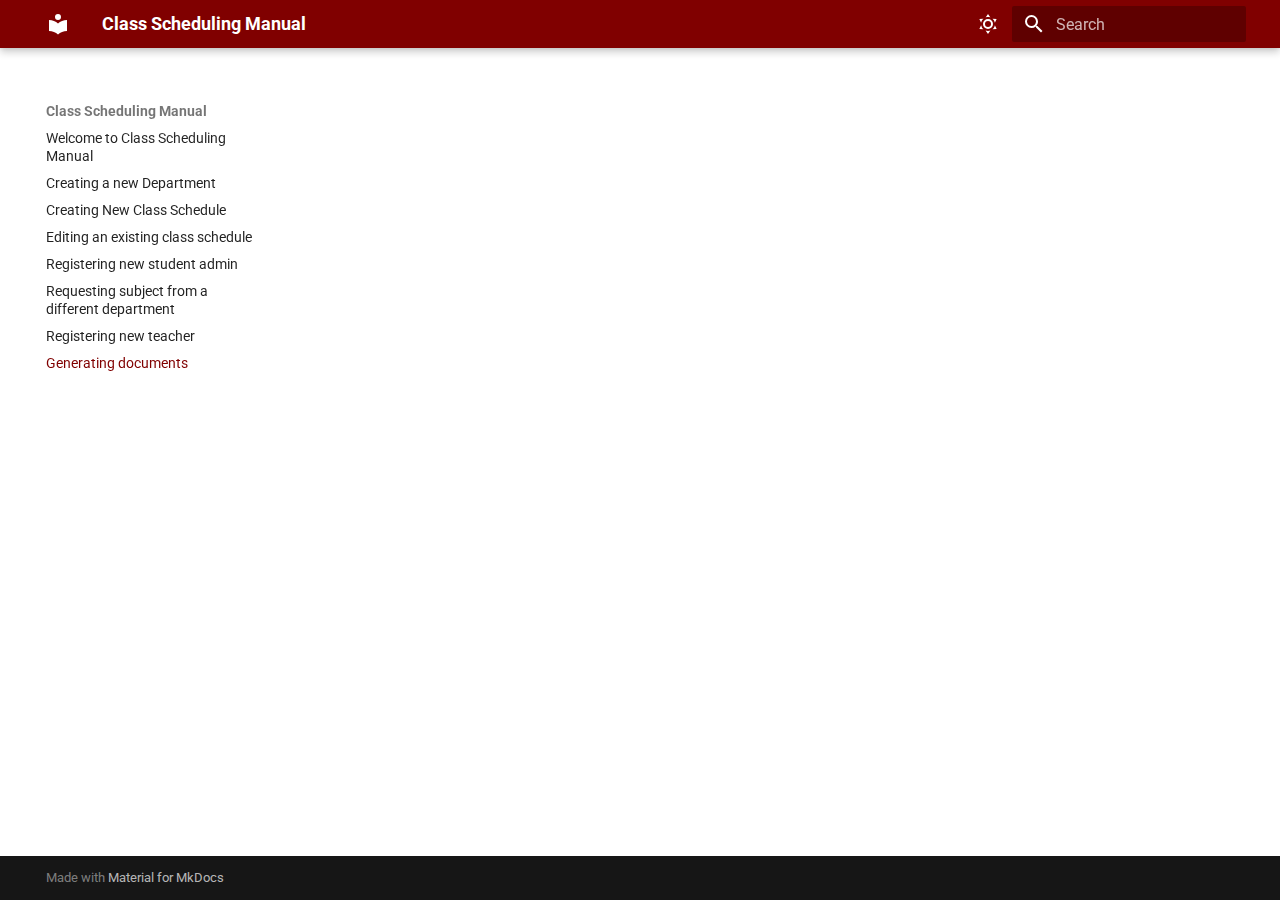
<file: site/generating-documents/index.html>
<!doctype html>
<html lang="en" class="no-js">
  <head>
    
      <meta charset="utf-8">
      <meta name="viewport" content="width=device-width,initial-scale=1">
      
      
      
      
        <link rel="prev" href="../registering-new-teacher/">
      
      
      <link rel="icon" href="../assets/images/favicon.png">
      <meta name="generator" content="mkdocs-1.4.2, mkdocs-material-9.0.5">
    
    
      
        <title>Generating documents - Class Scheduling Manual</title>
      
    
    
      <link rel="stylesheet" href="../assets/stylesheets/main.558e4712.min.css">
      
        
        <link rel="stylesheet" href="../assets/stylesheets/palette.2505c338.min.css">
      
      

    
    
    
      
        
        
        <link rel="preconnect" href="https://fonts.gstatic.com" crossorigin>
        <link rel="stylesheet" href="https://fonts.googleapis.com/css?family=Roboto:300,300i,400,400i,700,700i%7CRoboto+Mono:400,400i,700,700i&display=fallback">
        <style>:root{--md-text-font:"Roboto";--md-code-font:"Roboto Mono"}</style>
      
    
    
      <link rel="stylesheet" href="../stylesheets/extra.css">
    
    <script>__md_scope=new URL("..",location),__md_hash=e=>[...e].reduce((e,_)=>(e<<5)-e+_.charCodeAt(0),0),__md_get=(e,_=localStorage,t=__md_scope)=>JSON.parse(_.getItem(t.pathname+"."+e)),__md_set=(e,_,t=localStorage,a=__md_scope)=>{try{t.setItem(a.pathname+"."+e,JSON.stringify(_))}catch(e){}}</script>
    
      

    
    
    
  </head>
  
  
    
    
      
    
    
    
    
    <body dir="ltr" data-md-color-scheme="default" data-md-color-primary="" data-md-color-accent="">
  
    
    
      <script>var palette=__md_get("__palette");if(palette&&"object"==typeof palette.color)for(var key of Object.keys(palette.color))document.body.setAttribute("data-md-color-"+key,palette.color[key])</script>
    
    <input class="md-toggle" data-md-toggle="drawer" type="checkbox" id="__drawer" autocomplete="off">
    <input class="md-toggle" data-md-toggle="search" type="checkbox" id="__search" autocomplete="off">
    <label class="md-overlay" for="__drawer"></label>
    <div data-md-component="skip">
      
    </div>
    <div data-md-component="announce">
      
    </div>
    
    
      

<header class="md-header" data-md-component="header">
  <nav class="md-header__inner md-grid" aria-label="Header">
    <a href=".." title="Class Scheduling Manual" class="md-header__button md-logo" aria-label="Class Scheduling Manual" data-md-component="logo">
      
  
  <svg xmlns="http://www.w3.org/2000/svg" viewBox="0 0 24 24"><path d="M12 8a3 3 0 0 0 3-3 3 3 0 0 0-3-3 3 3 0 0 0-3 3 3 3 0 0 0 3 3m0 3.54C9.64 9.35 6.5 8 3 8v11c3.5 0 6.64 1.35 9 3.54 2.36-2.19 5.5-3.54 9-3.54V8c-3.5 0-6.64 1.35-9 3.54Z"/></svg>

    </a>
    <label class="md-header__button md-icon" for="__drawer">
      <svg xmlns="http://www.w3.org/2000/svg" viewBox="0 0 24 24"><path d="M3 6h18v2H3V6m0 5h18v2H3v-2m0 5h18v2H3v-2Z"/></svg>
    </label>
    <div class="md-header__title" data-md-component="header-title">
      <div class="md-header__ellipsis">
        <div class="md-header__topic">
          <span class="md-ellipsis">
            Class Scheduling Manual
          </span>
        </div>
        <div class="md-header__topic" data-md-component="header-topic">
          <span class="md-ellipsis">
            
              Generating documents
            
          </span>
        </div>
      </div>
    </div>
    
      <form class="md-header__option" data-md-component="palette">
        
          
          <input class="md-option" data-md-color-media="(prefers-color-scheme: light)" data-md-color-scheme="default" data-md-color-primary="" data-md-color-accent=""  aria-label="Switch to dark mode"  type="radio" name="__palette" id="__palette_1">
          
            <label class="md-header__button md-icon" title="Switch to dark mode" for="__palette_2" hidden>
              <svg xmlns="http://www.w3.org/2000/svg" viewBox="0 0 24 24"><path d="M12 7a5 5 0 0 1 5 5 5 5 0 0 1-5 5 5 5 0 0 1-5-5 5 5 0 0 1 5-5m0 2a3 3 0 0 0-3 3 3 3 0 0 0 3 3 3 3 0 0 0 3-3 3 3 0 0 0-3-3m0-7 2.39 3.42C13.65 5.15 12.84 5 12 5c-.84 0-1.65.15-2.39.42L12 2M3.34 7l4.16-.35A7.2 7.2 0 0 0 5.94 8.5c-.44.74-.69 1.5-.83 2.29L3.34 7m.02 10 1.76-3.77a7.131 7.131 0 0 0 2.38 4.14L3.36 17M20.65 7l-1.77 3.79a7.023 7.023 0 0 0-2.38-4.15l4.15.36m-.01 10-4.14.36c.59-.51 1.12-1.14 1.54-1.86.42-.73.69-1.5.83-2.29L20.64 17M12 22l-2.41-3.44c.74.27 1.55.44 2.41.44.82 0 1.63-.17 2.37-.44L12 22Z"/></svg>
            </label>
          
        
          
          <input class="md-option" data-md-color-media="(prefers-color-scheme: dark)" data-md-color-scheme="slate" data-md-color-primary="" data-md-color-accent=""  aria-label="Switch to light mode"  type="radio" name="__palette" id="__palette_2">
          
            <label class="md-header__button md-icon" title="Switch to light mode" for="__palette_1" hidden>
              <svg xmlns="http://www.w3.org/2000/svg" viewBox="0 0 24 24"><path d="m17.75 4.09-2.53 1.94.91 3.06-2.63-1.81-2.63 1.81.91-3.06-2.53-1.94L12.44 4l1.06-3 1.06 3 3.19.09m3.5 6.91-1.64 1.25.59 1.98-1.7-1.17-1.7 1.17.59-1.98L15.75 11l2.06-.05L18.5 9l.69 1.95 2.06.05m-2.28 4.95c.83-.08 1.72 1.1 1.19 1.85-.32.45-.66.87-1.08 1.27C15.17 23 8.84 23 4.94 19.07c-3.91-3.9-3.91-10.24 0-14.14.4-.4.82-.76 1.27-1.08.75-.53 1.93.36 1.85 1.19-.27 2.86.69 5.83 2.89 8.02a9.96 9.96 0 0 0 8.02 2.89m-1.64 2.02a12.08 12.08 0 0 1-7.8-3.47c-2.17-2.19-3.33-5-3.49-7.82-2.81 3.14-2.7 7.96.31 10.98 3.02 3.01 7.84 3.12 10.98.31Z"/></svg>
            </label>
          
        
      </form>
    
    
    
      <label class="md-header__button md-icon" for="__search">
        <svg xmlns="http://www.w3.org/2000/svg" viewBox="0 0 24 24"><path d="M9.5 3A6.5 6.5 0 0 1 16 9.5c0 1.61-.59 3.09-1.56 4.23l.27.27h.79l5 5-1.5 1.5-5-5v-.79l-.27-.27A6.516 6.516 0 0 1 9.5 16 6.5 6.5 0 0 1 3 9.5 6.5 6.5 0 0 1 9.5 3m0 2C7 5 5 7 5 9.5S7 14 9.5 14 14 12 14 9.5 12 5 9.5 5Z"/></svg>
      </label>
      <div class="md-search" data-md-component="search" role="dialog">
  <label class="md-search__overlay" for="__search"></label>
  <div class="md-search__inner" role="search">
    <form class="md-search__form" name="search">
      <input type="text" class="md-search__input" name="query" aria-label="Search" placeholder="Search" autocapitalize="off" autocorrect="off" autocomplete="off" spellcheck="false" data-md-component="search-query" required>
      <label class="md-search__icon md-icon" for="__search">
        <svg xmlns="http://www.w3.org/2000/svg" viewBox="0 0 24 24"><path d="M9.5 3A6.5 6.5 0 0 1 16 9.5c0 1.61-.59 3.09-1.56 4.23l.27.27h.79l5 5-1.5 1.5-5-5v-.79l-.27-.27A6.516 6.516 0 0 1 9.5 16 6.5 6.5 0 0 1 3 9.5 6.5 6.5 0 0 1 9.5 3m0 2C7 5 5 7 5 9.5S7 14 9.5 14 14 12 14 9.5 12 5 9.5 5Z"/></svg>
        <svg xmlns="http://www.w3.org/2000/svg" viewBox="0 0 24 24"><path d="M20 11v2H8l5.5 5.5-1.42 1.42L4.16 12l7.92-7.92L13.5 5.5 8 11h12Z"/></svg>
      </label>
      <nav class="md-search__options" aria-label="Search">
        
        <button type="reset" class="md-search__icon md-icon" title="Clear" aria-label="Clear" tabindex="-1">
          <svg xmlns="http://www.w3.org/2000/svg" viewBox="0 0 24 24"><path d="M19 6.41 17.59 5 12 10.59 6.41 5 5 6.41 10.59 12 5 17.59 6.41 19 12 13.41 17.59 19 19 17.59 13.41 12 19 6.41Z"/></svg>
        </button>
      </nav>
      
    </form>
    <div class="md-search__output">
      <div class="md-search__scrollwrap" data-md-scrollfix>
        <div class="md-search-result" data-md-component="search-result">
          <div class="md-search-result__meta">
            Initializing search
          </div>
          <ol class="md-search-result__list" role="presentation"></ol>
        </div>
      </div>
    </div>
  </div>
</div>
    
    
  </nav>
  
</header>
    
    <div class="md-container" data-md-component="container">
      
      
        
          
        
      
      <main class="md-main" data-md-component="main">
        <div class="md-main__inner md-grid">
          
            
              
              <div class="md-sidebar md-sidebar--primary" data-md-component="sidebar" data-md-type="navigation" >
                <div class="md-sidebar__scrollwrap">
                  <div class="md-sidebar__inner">
                    


<nav class="md-nav md-nav--primary" aria-label="Navigation" data-md-level="0">
  <label class="md-nav__title" for="__drawer">
    <a href=".." title="Class Scheduling Manual" class="md-nav__button md-logo" aria-label="Class Scheduling Manual" data-md-component="logo">
      
  
  <svg xmlns="http://www.w3.org/2000/svg" viewBox="0 0 24 24"><path d="M12 8a3 3 0 0 0 3-3 3 3 0 0 0-3-3 3 3 0 0 0-3 3 3 3 0 0 0 3 3m0 3.54C9.64 9.35 6.5 8 3 8v11c3.5 0 6.64 1.35 9 3.54 2.36-2.19 5.5-3.54 9-3.54V8c-3.5 0-6.64 1.35-9 3.54Z"/></svg>

    </a>
    Class Scheduling Manual
  </label>
  
  <ul class="md-nav__list" data-md-scrollfix>
    
      
      
      

  
  
  
    <li class="md-nav__item">
      <a href=".." class="md-nav__link">
        Welcome to Class Scheduling Manual
      </a>
    </li>
  

    
      
      
      

  
  
  
    <li class="md-nav__item">
      <a href="../creating-a-department/" class="md-nav__link">
        Creating a new Department
      </a>
    </li>
  

    
      
      
      

  
  
  
    <li class="md-nav__item">
      <a href="../creating-new-class-schedule/" class="md-nav__link">
        Creating New Class Schedule
      </a>
    </li>
  

    
      
      
      

  
  
  
    <li class="md-nav__item">
      <a href="../editing-an-existing-class-schedule/" class="md-nav__link">
        Editing an existing class schedule
      </a>
    </li>
  

    
      
      
      

  
  
  
    <li class="md-nav__item">
      <a href="../registering-new-student-admin/" class="md-nav__link">
        Registering new student admin
      </a>
    </li>
  

    
      
      
      

  
  
  
    <li class="md-nav__item">
      <a href="../requesting-subject-from-a-different-department/" class="md-nav__link">
        Requesting subject from a different department
      </a>
    </li>
  

    
      
      
      

  
  
  
    <li class="md-nav__item">
      <a href="../registering-new-teacher/" class="md-nav__link">
        Registering new teacher
      </a>
    </li>
  

    
      
      
      

  
  
    
  
  
    <li class="md-nav__item md-nav__item--active">
      
      <input class="md-nav__toggle md-toggle" data-md-toggle="toc" type="checkbox" id="__toc">
      
      
      
      <a href="./" class="md-nav__link md-nav__link--active">
        Generating documents
      </a>
      
    </li>
  

    
  </ul>
</nav>
                  </div>
                </div>
              </div>
            
            
              
              <div class="md-sidebar md-sidebar--secondary" data-md-component="sidebar" data-md-type="toc" >
                <div class="md-sidebar__scrollwrap">
                  <div class="md-sidebar__inner">
                    

<nav class="md-nav md-nav--secondary" aria-label="Table of contents">
  
  
  
  
</nav>
                  </div>
                </div>
              </div>
            
          
          
            <div class="md-content" data-md-component="content">
              <article class="md-content__inner md-typeset">
                
                  









                
              </article>
            </div>
          
          
        </div>
        
      </main>
      
        <footer class="md-footer">
  
  <div class="md-footer-meta md-typeset">
    <div class="md-footer-meta__inner md-grid">
      <div class="md-copyright">
  
  
    Made with
    <a href="https://squidfunk.github.io/mkdocs-material/" target="_blank" rel="noopener">
      Material for MkDocs
    </a>
  
</div>
      
    </div>
  </div>
</footer>
      
    </div>
    <div class="md-dialog" data-md-component="dialog">
      <div class="md-dialog__inner md-typeset"></div>
    </div>
    
    <script id="__config" type="application/json">{"base": "..", "features": [], "search": "../assets/javascripts/workers/search.e5c33ebb.min.js", "translations": {"clipboard.copied": "Copied to clipboard", "clipboard.copy": "Copy to clipboard", "search.result.more.one": "1 more on this page", "search.result.more.other": "# more on this page", "search.result.none": "No matching documents", "search.result.one": "1 matching document", "search.result.other": "# matching documents", "search.result.placeholder": "Type to start searching", "search.result.term.missing": "Missing", "select.version": "Select version"}}</script>
    
    
      <script src="../assets/javascripts/bundle.51d95adb.min.js"></script>
      
    
  </body>
</html>
</file>
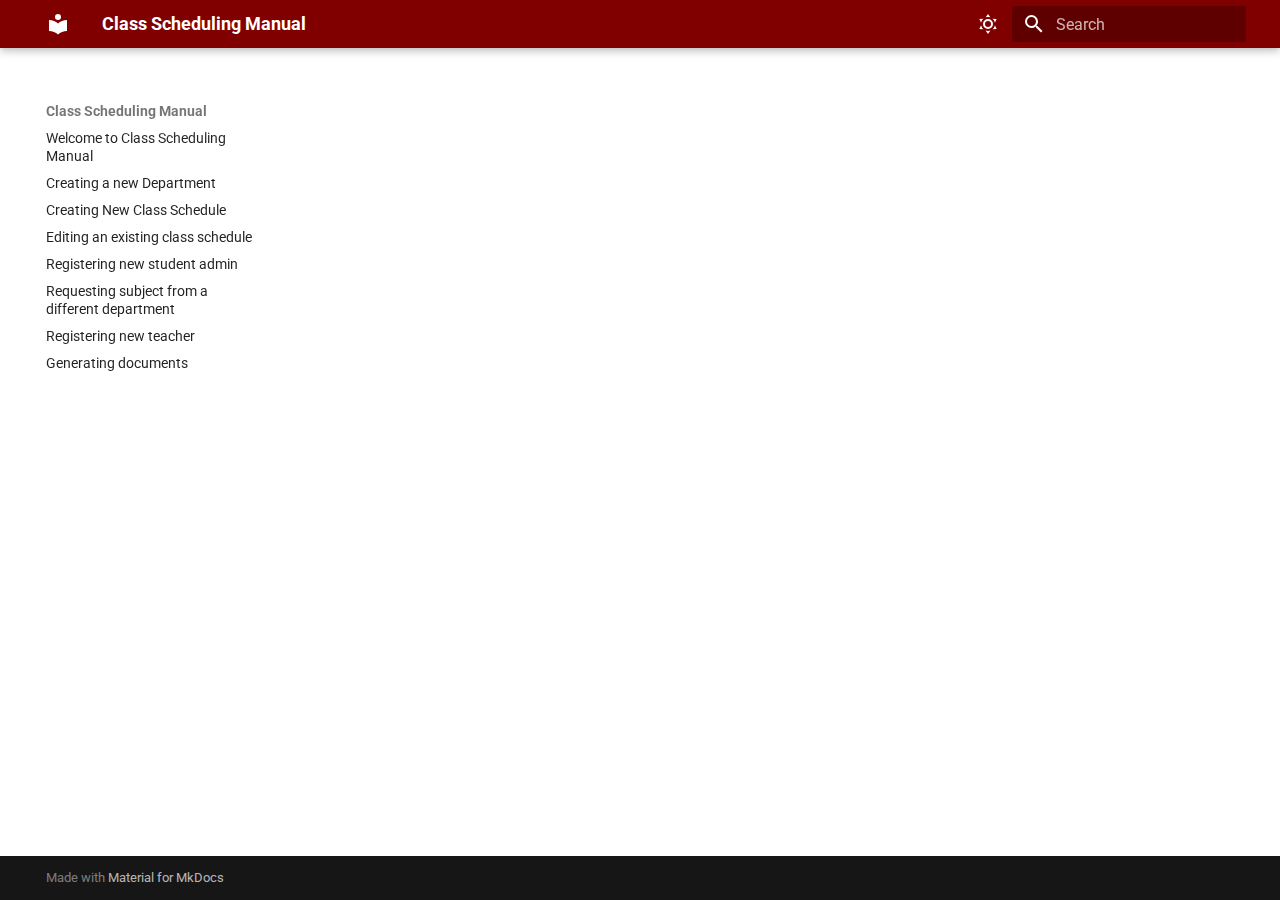
<file: site/getting-started/index.html>
<!doctype html>
<html lang="en" class="no-js">
  <head>
    
      <meta charset="utf-8">
      <meta name="viewport" content="width=device-width,initial-scale=1">
      
      
      
      
      
      <link rel="icon" href="../assets/images/favicon.png">
      <meta name="generator" content="mkdocs-1.4.2, mkdocs-material-9.0.5">
    
    
      
        <title>Getting started - Class Scheduling Manual</title>
      
    
    
      <link rel="stylesheet" href="../assets/stylesheets/main.558e4712.min.css">
      
        
        <link rel="stylesheet" href="../assets/stylesheets/palette.2505c338.min.css">
      
      

    
    
    
      
        
        
        <link rel="preconnect" href="https://fonts.gstatic.com" crossorigin>
        <link rel="stylesheet" href="https://fonts.googleapis.com/css?family=Roboto:300,300i,400,400i,700,700i%7CRoboto+Mono:400,400i,700,700i&display=fallback">
        <style>:root{--md-text-font:"Roboto";--md-code-font:"Roboto Mono"}</style>
      
    
    
      <link rel="stylesheet" href="../stylesheets/extra.css">
    
    <script>__md_scope=new URL("..",location),__md_hash=e=>[...e].reduce((e,_)=>(e<<5)-e+_.charCodeAt(0),0),__md_get=(e,_=localStorage,t=__md_scope)=>JSON.parse(_.getItem(t.pathname+"."+e)),__md_set=(e,_,t=localStorage,a=__md_scope)=>{try{t.setItem(a.pathname+"."+e,JSON.stringify(_))}catch(e){}}</script>
    
      

    
    
    
  </head>
  
  
    
    
      
    
    
    
    
    <body dir="ltr" data-md-color-scheme="default" data-md-color-primary="" data-md-color-accent="">
  
    
    
      <script>var palette=__md_get("__palette");if(palette&&"object"==typeof palette.color)for(var key of Object.keys(palette.color))document.body.setAttribute("data-md-color-"+key,palette.color[key])</script>
    
    <input class="md-toggle" data-md-toggle="drawer" type="checkbox" id="__drawer" autocomplete="off">
    <input class="md-toggle" data-md-toggle="search" type="checkbox" id="__search" autocomplete="off">
    <label class="md-overlay" for="__drawer"></label>
    <div data-md-component="skip">
      
    </div>
    <div data-md-component="announce">
      
    </div>
    
    
      

<header class="md-header" data-md-component="header">
  <nav class="md-header__inner md-grid" aria-label="Header">
    <a href=".." title="Class Scheduling Manual" class="md-header__button md-logo" aria-label="Class Scheduling Manual" data-md-component="logo">
      
  
  <svg xmlns="http://www.w3.org/2000/svg" viewBox="0 0 24 24"><path d="M12 8a3 3 0 0 0 3-3 3 3 0 0 0-3-3 3 3 0 0 0-3 3 3 3 0 0 0 3 3m0 3.54C9.64 9.35 6.5 8 3 8v11c3.5 0 6.64 1.35 9 3.54 2.36-2.19 5.5-3.54 9-3.54V8c-3.5 0-6.64 1.35-9 3.54Z"/></svg>

    </a>
    <label class="md-header__button md-icon" for="__drawer">
      <svg xmlns="http://www.w3.org/2000/svg" viewBox="0 0 24 24"><path d="M3 6h18v2H3V6m0 5h18v2H3v-2m0 5h18v2H3v-2Z"/></svg>
    </label>
    <div class="md-header__title" data-md-component="header-title">
      <div class="md-header__ellipsis">
        <div class="md-header__topic">
          <span class="md-ellipsis">
            Class Scheduling Manual
          </span>
        </div>
        <div class="md-header__topic" data-md-component="header-topic">
          <span class="md-ellipsis">
            
              Getting started
            
          </span>
        </div>
      </div>
    </div>
    
      <form class="md-header__option" data-md-component="palette">
        
          
          <input class="md-option" data-md-color-media="(prefers-color-scheme: light)" data-md-color-scheme="default" data-md-color-primary="" data-md-color-accent=""  aria-label="Switch to dark mode"  type="radio" name="__palette" id="__palette_1">
          
            <label class="md-header__button md-icon" title="Switch to dark mode" for="__palette_2" hidden>
              <svg xmlns="http://www.w3.org/2000/svg" viewBox="0 0 24 24"><path d="M12 7a5 5 0 0 1 5 5 5 5 0 0 1-5 5 5 5 0 0 1-5-5 5 5 0 0 1 5-5m0 2a3 3 0 0 0-3 3 3 3 0 0 0 3 3 3 3 0 0 0 3-3 3 3 0 0 0-3-3m0-7 2.39 3.42C13.65 5.15 12.84 5 12 5c-.84 0-1.65.15-2.39.42L12 2M3.34 7l4.16-.35A7.2 7.2 0 0 0 5.94 8.5c-.44.74-.69 1.5-.83 2.29L3.34 7m.02 10 1.76-3.77a7.131 7.131 0 0 0 2.38 4.14L3.36 17M20.65 7l-1.77 3.79a7.023 7.023 0 0 0-2.38-4.15l4.15.36m-.01 10-4.14.36c.59-.51 1.12-1.14 1.54-1.86.42-.73.69-1.5.83-2.29L20.64 17M12 22l-2.41-3.44c.74.27 1.55.44 2.41.44.82 0 1.63-.17 2.37-.44L12 22Z"/></svg>
            </label>
          
        
          
          <input class="md-option" data-md-color-media="(prefers-color-scheme: dark)" data-md-color-scheme="slate" data-md-color-primary="" data-md-color-accent=""  aria-label="Switch to light mode"  type="radio" name="__palette" id="__palette_2">
          
            <label class="md-header__button md-icon" title="Switch to light mode" for="__palette_1" hidden>
              <svg xmlns="http://www.w3.org/2000/svg" viewBox="0 0 24 24"><path d="m17.75 4.09-2.53 1.94.91 3.06-2.63-1.81-2.63 1.81.91-3.06-2.53-1.94L12.44 4l1.06-3 1.06 3 3.19.09m3.5 6.91-1.64 1.25.59 1.98-1.7-1.17-1.7 1.17.59-1.98L15.75 11l2.06-.05L18.5 9l.69 1.95 2.06.05m-2.28 4.95c.83-.08 1.72 1.1 1.19 1.85-.32.45-.66.87-1.08 1.27C15.17 23 8.84 23 4.94 19.07c-3.91-3.9-3.91-10.24 0-14.14.4-.4.82-.76 1.27-1.08.75-.53 1.93.36 1.85 1.19-.27 2.86.69 5.83 2.89 8.02a9.96 9.96 0 0 0 8.02 2.89m-1.64 2.02a12.08 12.08 0 0 1-7.8-3.47c-2.17-2.19-3.33-5-3.49-7.82-2.81 3.14-2.7 7.96.31 10.98 3.02 3.01 7.84 3.12 10.98.31Z"/></svg>
            </label>
          
        
      </form>
    
    
    
      <label class="md-header__button md-icon" for="__search">
        <svg xmlns="http://www.w3.org/2000/svg" viewBox="0 0 24 24"><path d="M9.5 3A6.5 6.5 0 0 1 16 9.5c0 1.61-.59 3.09-1.56 4.23l.27.27h.79l5 5-1.5 1.5-5-5v-.79l-.27-.27A6.516 6.516 0 0 1 9.5 16 6.5 6.5 0 0 1 3 9.5 6.5 6.5 0 0 1 9.5 3m0 2C7 5 5 7 5 9.5S7 14 9.5 14 14 12 14 9.5 12 5 9.5 5Z"/></svg>
      </label>
      <div class="md-search" data-md-component="search" role="dialog">
  <label class="md-search__overlay" for="__search"></label>
  <div class="md-search__inner" role="search">
    <form class="md-search__form" name="search">
      <input type="text" class="md-search__input" name="query" aria-label="Search" placeholder="Search" autocapitalize="off" autocorrect="off" autocomplete="off" spellcheck="false" data-md-component="search-query" required>
      <label class="md-search__icon md-icon" for="__search">
        <svg xmlns="http://www.w3.org/2000/svg" viewBox="0 0 24 24"><path d="M9.5 3A6.5 6.5 0 0 1 16 9.5c0 1.61-.59 3.09-1.56 4.23l.27.27h.79l5 5-1.5 1.5-5-5v-.79l-.27-.27A6.516 6.516 0 0 1 9.5 16 6.5 6.5 0 0 1 3 9.5 6.5 6.5 0 0 1 9.5 3m0 2C7 5 5 7 5 9.5S7 14 9.5 14 14 12 14 9.5 12 5 9.5 5Z"/></svg>
        <svg xmlns="http://www.w3.org/2000/svg" viewBox="0 0 24 24"><path d="M20 11v2H8l5.5 5.5-1.42 1.42L4.16 12l7.92-7.92L13.5 5.5 8 11h12Z"/></svg>
      </label>
      <nav class="md-search__options" aria-label="Search">
        
        <button type="reset" class="md-search__icon md-icon" title="Clear" aria-label="Clear" tabindex="-1">
          <svg xmlns="http://www.w3.org/2000/svg" viewBox="0 0 24 24"><path d="M19 6.41 17.59 5 12 10.59 6.41 5 5 6.41 10.59 12 5 17.59 6.41 19 12 13.41 17.59 19 19 17.59 13.41 12 19 6.41Z"/></svg>
        </button>
      </nav>
      
    </form>
    <div class="md-search__output">
      <div class="md-search__scrollwrap" data-md-scrollfix>
        <div class="md-search-result" data-md-component="search-result">
          <div class="md-search-result__meta">
            Initializing search
          </div>
          <ol class="md-search-result__list" role="presentation"></ol>
        </div>
      </div>
    </div>
  </div>
</div>
    
    
  </nav>
  
</header>
    
    <div class="md-container" data-md-component="container">
      
      
        
          
        
      
      <main class="md-main" data-md-component="main">
        <div class="md-main__inner md-grid">
          
            
              
              <div class="md-sidebar md-sidebar--primary" data-md-component="sidebar" data-md-type="navigation" >
                <div class="md-sidebar__scrollwrap">
                  <div class="md-sidebar__inner">
                    


<nav class="md-nav md-nav--primary" aria-label="Navigation" data-md-level="0">
  <label class="md-nav__title" for="__drawer">
    <a href=".." title="Class Scheduling Manual" class="md-nav__button md-logo" aria-label="Class Scheduling Manual" data-md-component="logo">
      
  
  <svg xmlns="http://www.w3.org/2000/svg" viewBox="0 0 24 24"><path d="M12 8a3 3 0 0 0 3-3 3 3 0 0 0-3-3 3 3 0 0 0-3 3 3 3 0 0 0 3 3m0 3.54C9.64 9.35 6.5 8 3 8v11c3.5 0 6.64 1.35 9 3.54 2.36-2.19 5.5-3.54 9-3.54V8c-3.5 0-6.64 1.35-9 3.54Z"/></svg>

    </a>
    Class Scheduling Manual
  </label>
  
  <ul class="md-nav__list" data-md-scrollfix>
    
      
      
      

  
  
  
    <li class="md-nav__item">
      <a href=".." class="md-nav__link">
        Welcome to Class Scheduling Manual
      </a>
    </li>
  

    
      
      
      

  
  
  
    <li class="md-nav__item">
      <a href="../creating-a-department/" class="md-nav__link">
        Creating a new Department
      </a>
    </li>
  

    
      
      
      

  
  
  
    <li class="md-nav__item">
      <a href="../creating-new-class-schedule/" class="md-nav__link">
        Creating New Class Schedule
      </a>
    </li>
  

    
      
      
      

  
  
  
    <li class="md-nav__item">
      <a href="../editing-an-existing-class-schedule/" class="md-nav__link">
        Editing an existing class schedule
      </a>
    </li>
  

    
      
      
      

  
  
  
    <li class="md-nav__item">
      <a href="../registering-new-student-admin/" class="md-nav__link">
        Registering new student admin
      </a>
    </li>
  

    
      
      
      

  
  
  
    <li class="md-nav__item">
      <a href="../requesting-subject-from-a-different-department/" class="md-nav__link">
        Requesting subject from a different department
      </a>
    </li>
  

    
      
      
      

  
  
  
    <li class="md-nav__item">
      <a href="../registering-new-teacher/" class="md-nav__link">
        Registering new teacher
      </a>
    </li>
  

    
      
      
      

  
  
  
    <li class="md-nav__item">
      <a href="../generating-documents/" class="md-nav__link">
        Generating documents
      </a>
    </li>
  

    
  </ul>
</nav>
                  </div>
                </div>
              </div>
            
            
              
              <div class="md-sidebar md-sidebar--secondary" data-md-component="sidebar" data-md-type="toc" >
                <div class="md-sidebar__scrollwrap">
                  <div class="md-sidebar__inner">
                    

<nav class="md-nav md-nav--secondary" aria-label="Table of contents">
  
  
  
  
</nav>
                  </div>
                </div>
              </div>
            
          
          
            <div class="md-content" data-md-component="content">
              <article class="md-content__inner md-typeset">
                
                  









                
              </article>
            </div>
          
          
        </div>
        
      </main>
      
        <footer class="md-footer">
  
  <div class="md-footer-meta md-typeset">
    <div class="md-footer-meta__inner md-grid">
      <div class="md-copyright">
  
  
    Made with
    <a href="https://squidfunk.github.io/mkdocs-material/" target="_blank" rel="noopener">
      Material for MkDocs
    </a>
  
</div>
      
    </div>
  </div>
</footer>
      
    </div>
    <div class="md-dialog" data-md-component="dialog">
      <div class="md-dialog__inner md-typeset"></div>
    </div>
    
    <script id="__config" type="application/json">{"base": "..", "features": [], "search": "../assets/javascripts/workers/search.e5c33ebb.min.js", "translations": {"clipboard.copied": "Copied to clipboard", "clipboard.copy": "Copy to clipboard", "search.result.more.one": "1 more on this page", "search.result.more.other": "# more on this page", "search.result.none": "No matching documents", "search.result.one": "1 matching document", "search.result.other": "# matching documents", "search.result.placeholder": "Type to start searching", "search.result.term.missing": "Missing", "select.version": "Select version"}}</script>
    
    
      <script src="../assets/javascripts/bundle.51d95adb.min.js"></script>
      
    
  </body>
</html>
</file>
<file: stylesheets/extra.css>
:root {
  --md-primary-fg-color:        #800000;
  --md-primary-fg-color--light: #ECB7B7;
  --md-primary-fg-color--dark:  #e90010;
}
</file>
<file: site/stylesheets/extra.css>
:root {
  --md-primary-fg-color:        #800000;
  --md-primary-fg-color--light: #ECB7B7;
  --md-primary-fg-color--dark:  #e90010;
}
</file>
<file: assets/stylesheets/main.558e4712.min.css>
@charset "UTF-8";html{-webkit-text-size-adjust:none;-moz-text-size-adjust:none;text-size-adjust:none;box-sizing:border-box}*,:after,:before{box-sizing:inherit}@media (prefers-reduced-motion){*,:after,:before{transition:none!important}}body{margin:0}a,button,input,label{-webkit-tap-highlight-color:transparent}a{color:inherit;text-decoration:none}hr{border:0;box-sizing:initial;display:block;height:.05rem;overflow:visible;padding:0}small{font-size:80%}sub,sup{line-height:1em}img{border-style:none}table{border-collapse:initial;border-spacing:0}td,th{font-weight:400;vertical-align:top}button{background:#0000;border:0;font-family:inherit;font-size:inherit;margin:0;padding:0}input{border:0;outline:none}:root{--md-primary-fg-color:#4051b5;--md-primary-fg-color--light:#5d6cc0;--md-primary-fg-color--dark:#303fa1;--md-primary-bg-color:#fff;--md-primary-bg-color--light:#ffffffb3;--md-accent-fg-color:#526cfe;--md-accent-fg-color--transparent:#526cfe1a;--md-accent-bg-color:#fff;--md-accent-bg-color--light:#ffffffb3}:root,[data-md-color-scheme=default]{--md-default-fg-color:#000000de;--md-default-fg-color--light:#0000008a;--md-default-fg-color--lighter:#00000052;--md-default-fg-color--lightest:#00000012;--md-default-bg-color:#fff;--md-default-bg-color--light:#ffffffb3;--md-default-bg-color--lighter:#ffffff4d;--md-default-bg-color--lightest:#ffffff1f;--md-code-fg-color:#36464e;--md-code-bg-color:#f5f5f5;--md-code-hl-color:#ffff0080;--md-code-hl-number-color:#d52a2a;--md-code-hl-special-color:#db1457;--md-code-hl-function-color:#a846b9;--md-code-hl-constant-color:#6e59d9;--md-code-hl-keyword-color:#3f6ec6;--md-code-hl-string-color:#1c7d4d;--md-code-hl-name-color:var(--md-code-fg-color);--md-code-hl-operator-color:var(--md-default-fg-color--light);--md-code-hl-punctuation-color:var(--md-default-fg-color--light);--md-code-hl-comment-color:var(--md-default-fg-color--light);--md-code-hl-generic-color:var(--md-default-fg-color--light);--md-code-hl-variable-color:var(--md-default-fg-color--light);--md-typeset-color:var(--md-default-fg-color);--md-typeset-a-color:var(--md-primary-fg-color);--md-typeset-mark-color:#ffff0080;--md-typeset-del-color:#f5503d26;--md-typeset-ins-color:#0bd57026;--md-typeset-kbd-color:#fafafa;--md-typeset-kbd-accent-color:#fff;--md-typeset-kbd-border-color:#b8b8b8;--md-typeset-table-color:#0000001f;--md-admonition-fg-color:var(--md-default-fg-color);--md-admonition-bg-color:var(--md-default-bg-color);--md-footer-fg-color:#fff;--md-footer-fg-color--light:#ffffffb3;--md-footer-fg-color--lighter:#ffffff73;--md-footer-bg-color:#000000de;--md-footer-bg-color--dark:#00000052;--md-shadow-z1:0 0.2rem 0.5rem #0000000d,0 0 0.05rem #0000001a;--md-shadow-z2:0 0.2rem 0.5rem #0000001a,0 0 0.05rem #00000040;--md-shadow-z3:0 0.2rem 0.5rem #0003,0 0 0.05rem #00000059}.md-icon svg{fill:currentcolor;display:block;height:1.2rem;width:1.2rem}body{-webkit-font-smoothing:antialiased;-moz-osx-font-smoothing:grayscale;--md-text-font-family:var(--md-text-font,_),-apple-system,BlinkMacSystemFont,Helvetica,Arial,sans-serif;--md-code-font-family:var(--md-code-font,_),SFMono-Regular,Consolas,Menlo,monospace}aside,body,input{font-feature-settings:"kern","liga";color:var(--md-typeset-color);font-family:var(--md-text-font-family)}code,kbd,pre{font-feature-settings:"kern";font-family:var(--md-code-font-family)}:root{--md-typeset-table-sort-icon:url('data:image/svg+xml;charset=utf-8,<svg xmlns="http://www.w3.org/2000/svg" viewBox="0 0 24 24"><path d="m18 21-4-4h3V7h-3l4-4 4 4h-3v10h3M2 19v-2h10v2M2 13v-2h7v2M2 7V5h4v2H2Z"/></svg>');--md-typeset-table-sort-icon--asc:url('data:image/svg+xml;charset=utf-8,<svg xmlns="http://www.w3.org/2000/svg" viewBox="0 0 24 24"><path d="M19 17h3l-4 4-4-4h3V3h2M2 17h10v2H2M6 5v2H2V5m0 6h7v2H2v-2Z"/></svg>');--md-typeset-table-sort-icon--desc:url('data:image/svg+xml;charset=utf-8,<svg xmlns="http://www.w3.org/2000/svg" viewBox="0 0 24 24"><path d="M19 7h3l-4-4-4 4h3v14h2M2 17h10v2H2M6 5v2H2V5m0 6h7v2H2v-2Z"/></svg>')}.md-typeset{-webkit-print-color-adjust:exact;color-adjust:exact;font-size:.8rem;line-height:1.6}@media print{.md-typeset{font-size:.68rem}}.md-typeset blockquote,.md-typeset dl,.md-typeset figure,.md-typeset ol,.md-typeset pre,.md-typeset ul{margin-bottom:1em;margin-top:1em}.md-typeset h1{color:var(--md-default-fg-color--light);font-size:2em;line-height:1.3;margin:0 0 1.25em}.md-typeset h1,.md-typeset h2{font-weight:300;letter-spacing:-.01em}.md-typeset h2{font-size:1.5625em;line-height:1.4;margin:1.6em 0 .64em}.md-typeset h3{font-size:1.25em;font-weight:400;letter-spacing:-.01em;line-height:1.5;margin:1.6em 0 .8em}.md-typeset h2+h3{margin-top:.8em}.md-typeset h4{font-weight:700;letter-spacing:-.01em;margin:1em 0}.md-typeset h5,.md-typeset h6{color:var(--md-default-fg-color--light);font-size:.8em;font-weight:700;letter-spacing:-.01em;margin:1.25em 0}.md-typeset h5{text-transform:uppercase}.md-typeset hr{border-bottom:.05rem solid var(--md-default-fg-color--lightest);display:flow-root;margin:1.5em 0}.md-typeset a{color:var(--md-typeset-a-color);word-break:break-word}.md-typeset a,.md-typeset a:before{transition:color 125ms}.md-typeset a:focus,.md-typeset a:hover{color:var(--md-accent-fg-color)}.md-typeset a:focus code,.md-typeset a:hover code{background-color:var(--md-accent-fg-color--transparent)}.md-typeset a code{color:currentcolor;transition:background-color 125ms}.md-typeset a.focus-visible{outline-color:var(--md-accent-fg-color);outline-offset:.2rem}.md-typeset code,.md-typeset kbd,.md-typeset pre{color:var(--md-code-fg-color);direction:ltr;font-variant-ligatures:none}@media print{.md-typeset code,.md-typeset kbd,.md-typeset pre{white-space:pre-wrap}}.md-typeset code{background-color:var(--md-code-bg-color);border-radius:.1rem;-webkit-box-decoration-break:clone;box-decoration-break:clone;font-size:.85em;padding:0 .2941176471em;word-break:break-word}.md-typeset code:not(.focus-visible){-webkit-tap-highlight-color:transparent;outline:none}.md-typeset pre{display:flow-root;line-height:1.4;position:relative}.md-typeset pre>code{-webkit-box-decoration-break:slice;box-decoration-break:slice;box-shadow:none;display:block;margin:0;outline-color:var(--md-accent-fg-color);overflow:auto;padding:.7720588235em 1.1764705882em;scrollbar-color:var(--md-default-fg-color--lighter) #0000;scrollbar-width:thin;touch-action:auto;word-break:normal}.md-typeset pre>code:hover{scrollbar-color:var(--md-accent-fg-color) #0000}.md-typeset pre>code::-webkit-scrollbar{height:.2rem;width:.2rem}.md-typeset pre>code::-webkit-scrollbar-thumb{background-color:var(--md-default-fg-color--lighter)}.md-typeset pre>code::-webkit-scrollbar-thumb:hover{background-color:var(--md-accent-fg-color)}.md-typeset kbd{background-color:var(--md-typeset-kbd-color);border-radius:.1rem;box-shadow:0 .1rem 0 .05rem var(--md-typeset-kbd-border-color),0 .1rem 0 var(--md-typeset-kbd-border-color),0 -.1rem .2rem var(--md-typeset-kbd-accent-color) inset;color:var(--md-default-fg-color);display:inline-block;font-size:.75em;padding:0 .6666666667em;vertical-align:text-top;word-break:break-word}.md-typeset mark{background-color:var(--md-typeset-mark-color);-webkit-box-decoration-break:clone;box-decoration-break:clone;color:inherit;word-break:break-word}.md-typeset abbr{border-bottom:.05rem dotted var(--md-default-fg-color--light);cursor:help;text-decoration:none}@media (hover:none){.md-typeset abbr[title]:focus:after,.md-typeset abbr[title]:hover:after{background-color:var(--md-default-fg-color);border-radius:.1rem;box-shadow:var(--md-shadow-z3);color:var(--md-default-bg-color);content:attr(title);font-size:.7rem;left:.8rem;margin-top:2em;padding:.2rem .3rem;position:absolute;right:.8rem}}.md-typeset small{opacity:.75}[dir=ltr] .md-typeset sub,[dir=ltr] .md-typeset sup{margin-left:.078125em}[dir=rtl] .md-typeset sub,[dir=rtl] .md-typeset sup{margin-right:.078125em}[dir=ltr] .md-typeset blockquote{padding-left:.6rem}[dir=rtl] .md-typeset blockquote{padding-right:.6rem}[dir=ltr] .md-typeset blockquote{border-left:.2rem solid var(--md-default-fg-color--lighter)}[dir=rtl] .md-typeset blockquote{border-right:.2rem solid var(--md-default-fg-color--lighter)}.md-typeset blockquote{color:var(--md-default-fg-color--light);margin-left:0;margin-right:0}.md-typeset ul{list-style-type:disc}[dir=ltr] .md-typeset ol,[dir=ltr] .md-typeset ul{margin-left:.625em}[dir=rtl] .md-typeset ol,[dir=rtl] .md-typeset ul{margin-right:.625em}.md-typeset ol,.md-typeset ul{padding:0}.md-typeset ol:not([hidden]),.md-typeset ul:not([hidden]){display:flow-root}.md-typeset ol ol,.md-typeset ul ol{list-style-type:lower-alpha}.md-typeset ol ol ol,.md-typeset ul ol ol{list-style-type:lower-roman}[dir=ltr] .md-typeset ol li,[dir=ltr] .md-typeset ul li{margin-left:1.25em}[dir=rtl] .md-typeset ol li,[dir=rtl] .md-typeset ul li{margin-right:1.25em}.md-typeset ol li,.md-typeset ul li{margin-bottom:.5em}.md-typeset ol li blockquote,.md-typeset ol li p,.md-typeset ul li blockquote,.md-typeset ul li p{margin:.5em 0}.md-typeset ol li:last-child,.md-typeset ul li:last-child{margin-bottom:0}[dir=ltr] .md-typeset ol li ol,[dir=ltr] .md-typeset ol li ul,[dir=ltr] .md-typeset ul li ol,[dir=ltr] .md-typeset ul li ul{margin-left:.625em}[dir=rtl] .md-typeset ol li ol,[dir=rtl] .md-typeset ol li ul,[dir=rtl] .md-typeset ul li ol,[dir=rtl] .md-typeset ul li ul{margin-right:.625em}.md-typeset ol li ol,.md-typeset ol li ul,.md-typeset ul li ol,.md-typeset ul li ul{margin-bottom:.5em;margin-top:.5em}[dir=ltr] .md-typeset dd{margin-left:1.875em}[dir=rtl] .md-typeset dd{margin-right:1.875em}.md-typeset dd{margin-bottom:1.5em;margin-top:1em}.md-typeset img,.md-typeset svg,.md-typeset video{height:auto;max-width:100%}.md-typeset img[align=left]{margin:1em 1em 1em 0}.md-typeset img[align=right]{margin:1em 0 1em 1em}.md-typeset img[align]:only-child{margin-top:0}.md-typeset img[src$="#gh-dark-mode-only"],.md-typeset img[src$="#only-dark"]{display:none}.md-typeset figure{display:flow-root;margin:1em auto;max-width:100%;text-align:center;width:-webkit-fit-content;width:-moz-fit-content;width:fit-content}.md-typeset figure img{display:block}.md-typeset figcaption{font-style:italic;margin:1em auto;max-width:24rem}.md-typeset iframe{max-width:100%}.md-typeset table:not([class]){background-color:var(--md-default-bg-color);border:.05rem solid var(--md-typeset-table-color);border-radius:.1rem;display:inline-block;font-size:.64rem;max-width:100%;overflow:auto;touch-action:auto}@media print{.md-typeset table:not([class]){display:table}}.md-typeset table:not([class])+*{margin-top:1.5em}.md-typeset table:not([class]) td>:first-child,.md-typeset table:not([class]) th>:first-child{margin-top:0}.md-typeset table:not([class]) td>:last-child,.md-typeset table:not([class]) th>:last-child{margin-bottom:0}.md-typeset table:not([class]) td:not([align]),.md-typeset table:not([class]) th:not([align]){text-align:left}[dir=rtl] .md-typeset table:not([class]) td:not([align]),[dir=rtl] .md-typeset table:not([class]) th:not([align]){text-align:right}.md-typeset table:not([class]) th{font-weight:700;min-width:5rem;padding:.9375em 1.25em;vertical-align:top}.md-typeset table:not([class]) td{border-top:.05rem solid var(--md-typeset-table-color);padding:.9375em 1.25em;vertical-align:top}.md-typeset table:not([class]) tbody tr{transition:background-color 125ms}.md-typeset table:not([class]) tbody tr:hover{background-color:rgba(0,0,0,.035);box-shadow:0 .05rem 0 var(--md-default-bg-color) inset}.md-typeset table:not([class]) a{word-break:normal}.md-typeset table th[role=columnheader]{cursor:pointer}[dir=ltr] .md-typeset table th[role=columnheader]:after{margin-left:.5em}[dir=rtl] .md-typeset table th[role=columnheader]:after{margin-right:.5em}.md-typeset table th[role=columnheader]:after{content:"";display:inline-block;height:1.2em;-webkit-mask-image:var(--md-typeset-table-sort-icon);mask-image:var(--md-typeset-table-sort-icon);-webkit-mask-repeat:no-repeat;mask-repeat:no-repeat;-webkit-mask-size:contain;mask-size:contain;transition:background-color 125ms;vertical-align:text-bottom;width:1.2em}.md-typeset table th[role=columnheader]:hover:after{background-color:var(--md-default-fg-color--lighter)}.md-typeset table th[role=columnheader][aria-sort=ascending]:after{background-color:var(--md-default-fg-color--light);-webkit-mask-image:var(--md-typeset-table-sort-icon--asc);mask-image:var(--md-typeset-table-sort-icon--asc)}.md-typeset table th[role=columnheader][aria-sort=descending]:after{background-color:var(--md-default-fg-color--light);-webkit-mask-image:var(--md-typeset-table-sort-icon--desc);mask-image:var(--md-typeset-table-sort-icon--desc)}.md-typeset__scrollwrap{margin:1em -.8rem;overflow-x:auto;touch-action:auto}.md-typeset__table{display:inline-block;margin-bottom:.5em;padding:0 .8rem}@media print{.md-typeset__table{display:block}}html .md-typeset__table table{display:table;margin:0;overflow:hidden;width:100%}@media screen and (max-width:44.9375em){.md-content__inner>pre{margin:1em -.8rem}.md-content__inner>pre code{border-radius:0}}.md-banner{background-color:var(--md-footer-bg-color);color:var(--md-footer-fg-color);overflow:auto}@media print{.md-banner{display:none}}.md-banner--warning{background:var(--md-typeset-mark-color);color:var(--md-default-fg-color)}.md-banner__inner{font-size:.7rem;margin:.6rem auto;padding:0 .8rem}[dir=ltr] .md-banner__button{float:right}[dir=rtl] .md-banner__button{float:left}.md-banner__button{color:inherit;cursor:pointer;transition:opacity .25s}.md-banner__button:hover{opacity:.7}html{font-size:125%;height:100%;overflow-x:hidden}@media screen and (min-width:100em){html{font-size:137.5%}}@media screen and (min-width:125em){html{font-size:150%}}body{background-color:var(--md-default-bg-color);display:flex;flex-direction:column;font-size:.5rem;min-height:100%;position:relative;width:100%}@media print{body{display:block}}@media screen and (max-width:59.9375em){body[data-md-scrolllock]{position:fixed}}.md-grid{margin-left:auto;margin-right:auto;max-width:61rem}.md-container{display:flex;flex-direction:column;flex-grow:1}@media print{.md-container{display:block}}.md-main{flex-grow:1}.md-main__inner{display:flex;height:100%;margin-top:1.5rem}.md-ellipsis{overflow:hidden;text-overflow:ellipsis;white-space:nowrap}.md-toggle{display:none}.md-option{height:0;opacity:0;position:absolute;width:0}.md-option:checked+label:not([hidden]){display:block}.md-option.focus-visible+label{outline-color:var(--md-accent-fg-color);outline-style:auto}.md-skip{background-color:var(--md-default-fg-color);border-radius:.1rem;color:var(--md-default-bg-color);font-size:.64rem;margin:.5rem;opacity:0;outline-color:var(--md-accent-fg-color);padding:.3rem .5rem;position:fixed;transform:translateY(.4rem);z-index:-1}.md-skip:focus{opacity:1;transform:translateY(0);transition:transform .25s cubic-bezier(.4,0,.2,1),opacity 175ms 75ms;z-index:10}@page{margin:25mm}:root{--md-clipboard-icon:url('data:image/svg+xml;charset=utf-8,<svg xmlns="http://www.w3.org/2000/svg" viewBox="0 0 24 24"><path d="M19 21H8V7h11m0-2H8a2 2 0 0 0-2 2v14a2 2 0 0 0 2 2h11a2 2 0 0 0 2-2V7a2 2 0 0 0-2-2m-3-4H4a2 2 0 0 0-2 2v14h2V3h12V1Z"/></svg>')}.md-clipboard{border-radius:.1rem;color:var(--md-default-fg-color--lightest);cursor:pointer;height:1.5em;outline-color:var(--md-accent-fg-color);outline-offset:.1rem;position:absolute;right:.5em;top:.5em;transition:color .25s;width:1.5em;z-index:1}@media print{.md-clipboard{display:none}}.md-clipboard:not(.focus-visible){-webkit-tap-highlight-color:transparent;outline:none}:hover>.md-clipboard{color:var(--md-default-fg-color--light)}.md-clipboard:focus,.md-clipboard:hover{color:var(--md-accent-fg-color)}.md-clipboard:after{background-color:currentcolor;content:"";display:block;height:1.125em;margin:0 auto;-webkit-mask-image:var(--md-clipboard-icon);mask-image:var(--md-clipboard-icon);-webkit-mask-position:center;mask-position:center;-webkit-mask-repeat:no-repeat;mask-repeat:no-repeat;-webkit-mask-size:contain;mask-size:contain;width:1.125em}.md-clipboard--inline{cursor:pointer}.md-clipboard--inline code{transition:color .25s,background-color .25s}.md-clipboard--inline:focus code,.md-clipboard--inline:hover code{background-color:var(--md-accent-fg-color--transparent);color:var(--md-accent-fg-color)}@keyframes consent{0%{opacity:0;transform:translateY(100%)}to{opacity:1;transform:translateY(0)}}@keyframes overlay{0%{opacity:0}to{opacity:1}}.md-consent__overlay{animation:overlay .25s both;-webkit-backdrop-filter:blur(.1rem);backdrop-filter:blur(.1rem);background-color:#0000008a;height:100%;opacity:1;position:fixed;top:0;width:100%;z-index:5}.md-consent__inner{animation:consent .5s cubic-bezier(.1,.7,.1,1) both;background-color:var(--md-default-bg-color);border:0;border-radius:.1rem;bottom:0;box-shadow:0 0 .2rem #0000001a,0 .2rem .4rem #0003;max-height:100%;overflow:auto;padding:0;position:fixed;width:100%;z-index:5}.md-consent__form{padding:.8rem}.md-consent__settings{display:none;margin:1em 0}input:checked+.md-consent__settings{display:block}.md-consent__controls{margin-bottom:.8rem}.md-typeset .md-consent__controls .md-button{display:inline}@media screen and (max-width:44.9375em){.md-typeset .md-consent__controls .md-button{display:block;margin-top:.4rem;text-align:center;width:100%}}.md-consent label{cursor:pointer}.md-content{flex-grow:1;min-width:0}.md-content__inner{margin:0 .8rem 1.2rem;padding-top:.6rem}@media screen and (min-width:76.25em){[dir=ltr] .md-sidebar--primary:not([hidden])~.md-content>.md-content__inner{margin-left:1.2rem}[dir=ltr] .md-sidebar--secondary:not([hidden])~.md-content>.md-content__inner,[dir=rtl] .md-sidebar--primary:not([hidden])~.md-content>.md-content__inner{margin-right:1.2rem}[dir=rtl] .md-sidebar--secondary:not([hidden])~.md-content>.md-content__inner{margin-left:1.2rem}}.md-content__inner:before{content:"";display:block;height:.4rem}.md-content__inner>:last-child{margin-bottom:0}[dir=ltr] .md-content__button{float:right}[dir=rtl] .md-content__button{float:left}[dir=ltr] .md-content__button{margin-left:.4rem}[dir=rtl] .md-content__button{margin-right:.4rem}.md-content__button{margin:.4rem 0;padding:0}@media print{.md-content__button{display:none}}.md-typeset .md-content__button{color:var(--md-default-fg-color--lighter)}.md-content__button svg{display:inline;vertical-align:top}[dir=rtl] .md-content__button svg{transform:scaleX(-1)}[dir=ltr] .md-dialog{right:.8rem}[dir=rtl] .md-dialog{left:.8rem}.md-dialog{background-color:var(--md-default-fg-color);border-radius:.1rem;bottom:.8rem;box-shadow:var(--md-shadow-z3);min-width:11.1rem;opacity:0;padding:.4rem .6rem;pointer-events:none;position:fixed;transform:translateY(100%);transition:transform 0ms .4s,opacity .4s;z-index:4}@media print{.md-dialog{display:none}}.md-dialog--active{opacity:1;pointer-events:auto;transform:translateY(0);transition:transform .4s cubic-bezier(.075,.85,.175,1),opacity .4s}.md-dialog__inner{color:var(--md-default-bg-color);font-size:.7rem}.md-feedback{margin:2em 0 1em;text-align:center}.md-feedback fieldset{border:none;margin:0;padding:0}.md-feedback__title{font-weight:700;margin:1em auto}.md-feedback__inner{position:relative}.md-feedback__list{align-content:baseline;display:flex;flex-wrap:wrap;justify-content:center;position:relative}.md-feedback__list:hover .md-icon:not(:disabled){color:var(--md-default-fg-color--lighter)}:disabled .md-feedback__list{min-height:1.8rem}.md-feedback__icon{color:var(--md-default-fg-color--light);cursor:pointer;flex-shrink:0;margin:0 .1rem;transition:color 125ms}.md-feedback__icon:not(:disabled).md-icon:hover{color:var(--md-accent-fg-color)}.md-feedback__icon:disabled{color:var(--md-default-fg-color--lightest);pointer-events:none}.md-feedback__note{opacity:0;position:relative;transform:translateY(.4rem);transition:transform .4s cubic-bezier(.1,.7,.1,1),opacity .15s}.md-feedback__note>*{margin:0 auto;max-width:16rem}:disabled .md-feedback__note{opacity:1;transform:translateY(0)}.md-footer{background-color:var(--md-footer-bg-color);color:var(--md-footer-fg-color)}@media print{.md-footer{display:none}}.md-footer__inner{justify-content:space-between;overflow:auto;padding:.2rem}.md-footer__inner:not([hidden]){display:flex}.md-footer__link{display:flex;flex-grow:0.01;outline-color:var(--md-accent-fg-color);overflow:hidden;padding-bottom:.4rem;padding-top:1.4rem;transition:opacity .25s}.md-footer__link:focus,.md-footer__link:hover{opacity:.7}[dir=rtl] .md-footer__link svg{transform:scaleX(-1)}@media screen and (max-width:44.9375em){.md-footer__link--prev .md-footer__title{display:none}}[dir=ltr] .md-footer__link--next{margin-left:auto}[dir=rtl] .md-footer__link--next{margin-right:auto}.md-footer__link--next{text-align:right}[dir=rtl] .md-footer__link--next{text-align:left}.md-footer__title{flex-grow:1;font-size:.9rem;line-height:2.4rem;max-width:calc(100% - 2.4rem);padding:0 1rem;position:relative;white-space:nowrap}.md-footer__button{margin:.2rem;padding:.4rem}.md-footer__direction{font-size:.64rem;left:0;margin-top:-1rem;opacity:.7;padding:0 1rem;position:absolute;right:0}.md-footer-meta{background-color:var(--md-footer-bg-color--dark)}.md-footer-meta__inner{display:flex;flex-wrap:wrap;justify-content:space-between;padding:.2rem}html .md-footer-meta.md-typeset a{color:var(--md-footer-fg-color--light)}html .md-footer-meta.md-typeset a:focus,html .md-footer-meta.md-typeset a:hover{color:var(--md-footer-fg-color)}.md-copyright{color:var(--md-footer-fg-color--lighter);font-size:.64rem;margin:auto .6rem;padding:.4rem 0;width:100%}@media screen and (min-width:45em){.md-copyright{width:auto}}.md-copyright__highlight{color:var(--md-footer-fg-color--light)}.md-social{margin:0 .4rem;padding:.2rem 0 .6rem}@media screen and (min-width:45em){.md-social{padding:.6rem 0}}.md-social__link{display:inline-block;height:1.6rem;text-align:center;width:1.6rem}.md-social__link:before{line-height:1.9}.md-social__link svg{fill:currentcolor;max-height:.8rem;vertical-align:-25%}.md-typeset .md-button{border:.1rem solid;border-radius:.1rem;color:var(--md-primary-fg-color);cursor:pointer;display:inline-block;font-weight:700;padding:.625em 2em;transition:color 125ms,background-color 125ms,border-color 125ms}.md-typeset .md-button--primary{background-color:var(--md-primary-fg-color);border-color:var(--md-primary-fg-color);color:var(--md-primary-bg-color)}.md-typeset .md-button:focus,.md-typeset .md-button:hover{background-color:var(--md-accent-fg-color);border-color:var(--md-accent-fg-color);color:var(--md-accent-bg-color)}[dir=ltr] .md-typeset .md-input{border-top-left-radius:.1rem}[dir=ltr] .md-typeset .md-input,[dir=rtl] .md-typeset .md-input{border-top-right-radius:.1rem}[dir=rtl] .md-typeset .md-input{border-top-left-radius:.1rem}.md-typeset .md-input{border-bottom:.1rem solid var(--md-default-fg-color--lighter);box-shadow:var(--md-shadow-z1);font-size:.8rem;height:1.8rem;padding:0 .6rem;transition:border .25s,box-shadow .25s}.md-typeset .md-input:focus,.md-typeset .md-input:hover{border-bottom-color:var(--md-accent-fg-color);box-shadow:var(--md-shadow-z2)}.md-typeset .md-input--stretch{width:100%}.md-header{background-color:var(--md-primary-fg-color);box-shadow:0 0 .2rem #0000,0 .2rem .4rem #0000;color:var(--md-primary-bg-color);display:block;left:0;position:-webkit-sticky;position:sticky;right:0;top:0;z-index:4}@media print{.md-header{display:none}}.md-header[hidden]{transform:translateY(-100%);transition:transform .25s cubic-bezier(.8,0,.6,1),box-shadow .25s}.md-header--shadow{box-shadow:0 0 .2rem #0000001a,0 .2rem .4rem #0003;transition:transform .25s cubic-bezier(.1,.7,.1,1),box-shadow .25s}.md-header__inner{align-items:center;display:flex;padding:0 .2rem}.md-header__button{color:currentcolor;cursor:pointer;margin:.2rem;outline-color:var(--md-accent-fg-color);padding:.4rem;position:relative;transition:opacity .25s;vertical-align:middle;z-index:1}.md-header__button:hover{opacity:.7}.md-header__button:not([hidden]){display:inline-block}.md-header__button:not(.focus-visible){-webkit-tap-highlight-color:transparent;outline:none}.md-header__button.md-logo{margin:.2rem;padding:.4rem}@media screen and (max-width:76.1875em){.md-header__button.md-logo{display:none}}.md-header__button.md-logo img,.md-header__button.md-logo svg{fill:currentcolor;display:block;height:1.2rem;width:auto}@media screen and (min-width:60em){.md-header__button[for=__search]{display:none}}.no-js .md-header__button[for=__search]{display:none}[dir=rtl] .md-header__button[for=__search] svg{transform:scaleX(-1)}@media screen and (min-width:76.25em){.md-header__button[for=__drawer]{display:none}}.md-header__topic{display:flex;max-width:100%;position:absolute;transition:transform .4s cubic-bezier(.1,.7,.1,1),opacity .15s;white-space:nowrap}.md-header__topic+.md-header__topic{opacity:0;pointer-events:none;transform:translateX(1.25rem);transition:transform .4s cubic-bezier(1,.7,.1,.1),opacity .15s;z-index:-1}[dir=rtl] .md-header__topic+.md-header__topic{transform:translateX(-1.25rem)}.md-header__topic:first-child{font-weight:700}[dir=ltr] .md-header__title{margin-right:.4rem}[dir=rtl] .md-header__title{margin-left:.4rem}[dir=ltr] .md-header__title{margin-left:1rem}[dir=rtl] .md-header__title{margin-right:1rem}.md-header__title{flex-grow:1;font-size:.9rem;height:2.4rem;line-height:2.4rem}.md-header__title--active .md-header__topic{opacity:0;pointer-events:none;transform:translateX(-1.25rem);transition:transform .4s cubic-bezier(1,.7,.1,.1),opacity .15s;z-index:-1}[dir=rtl] .md-header__title--active .md-header__topic{transform:translateX(1.25rem)}.md-header__title--active .md-header__topic+.md-header__topic{opacity:1;pointer-events:auto;transform:translateX(0);transition:transform .4s cubic-bezier(.1,.7,.1,1),opacity .15s;z-index:0}.md-header__title>.md-header__ellipsis{height:100%;position:relative;width:100%}.md-header__option{display:flex;flex-shrink:0;max-width:100%;transition:max-width 0ms .25s,opacity .25s .25s;white-space:nowrap}[data-md-toggle=search]:checked~.md-header .md-header__option{max-width:0;opacity:0;transition:max-width 0ms,opacity 0ms}.md-header__source{display:none}@media screen and (min-width:60em){[dir=ltr] .md-header__source{margin-left:1rem}[dir=rtl] .md-header__source{margin-right:1rem}.md-header__source{display:block;max-width:11.7rem;width:11.7rem}}@media screen and (min-width:76.25em){[dir=ltr] .md-header__source{margin-left:1.4rem}[dir=rtl] .md-header__source{margin-right:1.4rem}}:root{--md-nav-icon--prev:url('data:image/svg+xml;charset=utf-8,<svg xmlns="http://www.w3.org/2000/svg" viewBox="0 0 24 24"><path d="M20 11v2H8l5.5 5.5-1.42 1.42L4.16 12l7.92-7.92L13.5 5.5 8 11h12Z"/></svg>');--md-nav-icon--next:url('data:image/svg+xml;charset=utf-8,<svg xmlns="http://www.w3.org/2000/svg" viewBox="0 0 24 24"><path d="M8.59 16.58 13.17 12 8.59 7.41 10 6l6 6-6 6-1.41-1.42Z"/></svg>');--md-toc-icon:url('data:image/svg+xml;charset=utf-8,<svg xmlns="http://www.w3.org/2000/svg" viewBox="0 0 24 24"><path d="M3 9h14V7H3v2m0 4h14v-2H3v2m0 4h14v-2H3v2m16 0h2v-2h-2v2m0-10v2h2V7h-2m0 6h2v-2h-2v2Z"/></svg>')}.md-nav{font-size:.7rem;line-height:1.3}.md-nav__title{color:var(--md-default-fg-color--light);display:block;font-weight:700;overflow:hidden;padding:0 .6rem;text-overflow:ellipsis}.md-nav__title .md-nav__button{display:none}.md-nav__title .md-nav__button img{height:100%;width:auto}.md-nav__title .md-nav__button.md-logo img,.md-nav__title .md-nav__button.md-logo svg{fill:currentcolor;display:block;height:2.4rem;max-width:100%;object-fit:contain;width:auto}.md-nav__list{list-style:none;margin:0;padding:0}.md-nav__item{padding:0 .6rem}[dir=ltr] .md-nav__item .md-nav__item{padding-right:0}[dir=rtl] .md-nav__item .md-nav__item{padding-left:0}.md-nav__link{align-items:center;cursor:pointer;display:flex;justify-content:space-between;margin-top:.625em;overflow:hidden;scroll-snap-align:start;text-overflow:ellipsis;transition:color 125ms}.md-nav__link--passed{color:var(--md-default-fg-color--light)}.md-nav__item .md-nav__link--active{color:var(--md-typeset-a-color)}.md-nav__item .md-nav__link--index [href]{width:100%}.md-nav__link:focus,.md-nav__link:hover{color:var(--md-accent-fg-color)}.md-nav__link.focus-visible{outline-color:var(--md-accent-fg-color);outline-offset:.2rem}.md-nav--primary .md-nav__link[for=__toc]{display:none}.md-nav--primary .md-nav__link[for=__toc] .md-icon:after{background-color:currentcolor;display:block;height:100%;-webkit-mask-image:var(--md-toc-icon);mask-image:var(--md-toc-icon);width:100%}.md-nav--primary .md-nav__link[for=__toc]~.md-nav{display:none}.md-nav__link>*{cursor:pointer;display:flex}.md-nav__icon{flex-shrink:0}.md-nav__source{display:none}@media screen and (max-width:76.1875em){.md-nav--primary,.md-nav--primary .md-nav{background-color:var(--md-default-bg-color);display:flex;flex-direction:column;height:100%;left:0;position:absolute;right:0;top:0;z-index:1}.md-nav--primary .md-nav__item,.md-nav--primary .md-nav__title{font-size:.8rem;line-height:1.5}.md-nav--primary .md-nav__title{background-color:var(--md-default-fg-color--lightest);color:var(--md-default-fg-color--light);cursor:pointer;height:5.6rem;line-height:2.4rem;padding:3rem .8rem .2rem;position:relative;white-space:nowrap}[dir=ltr] .md-nav--primary .md-nav__title .md-nav__icon{left:.4rem}[dir=rtl] .md-nav--primary .md-nav__title .md-nav__icon{right:.4rem}.md-nav--primary .md-nav__title .md-nav__icon{display:block;height:1.2rem;margin:.2rem;position:absolute;top:.4rem;width:1.2rem}.md-nav--primary .md-nav__title .md-nav__icon:after{background-color:currentcolor;content:"";display:block;height:100%;-webkit-mask-image:var(--md-nav-icon--prev);mask-image:var(--md-nav-icon--prev);-webkit-mask-position:center;mask-position:center;-webkit-mask-repeat:no-repeat;mask-repeat:no-repeat;-webkit-mask-size:contain;mask-size:contain;width:100%}.md-nav--primary .md-nav__title~.md-nav__list{background-color:var(--md-default-bg-color);box-shadow:0 .05rem 0 var(--md-default-fg-color--lightest) inset;overflow-y:auto;scroll-snap-type:y mandatory;touch-action:pan-y}.md-nav--primary .md-nav__title~.md-nav__list>:first-child{border-top:0}.md-nav--primary .md-nav__title[for=__drawer]{background-color:var(--md-primary-fg-color);color:var(--md-primary-bg-color);font-weight:700}.md-nav--primary .md-nav__title .md-logo{display:block;left:.2rem;margin:.2rem;padding:.4rem;position:absolute;right:.2rem;top:.2rem}.md-nav--primary .md-nav__list{flex:1}.md-nav--primary .md-nav__item{border-top:.05rem solid var(--md-default-fg-color--lightest);padding:0}.md-nav--primary .md-nav__item--active>.md-nav__link{color:var(--md-typeset-a-color)}.md-nav--primary .md-nav__item--active>.md-nav__link:focus,.md-nav--primary .md-nav__item--active>.md-nav__link:hover{color:var(--md-accent-fg-color)}.md-nav--primary .md-nav__link{margin-top:0;padding:.6rem .8rem}[dir=ltr] .md-nav--primary .md-nav__link .md-nav__icon{margin-right:-.2rem}[dir=rtl] .md-nav--primary .md-nav__link .md-nav__icon{margin-left:-.2rem}.md-nav--primary .md-nav__link .md-nav__icon{font-size:1.2rem;height:1.2rem;width:1.2rem}.md-nav--primary .md-nav__link .md-nav__icon:after{background-color:currentcolor;content:"";display:block;height:100%;-webkit-mask-image:var(--md-nav-icon--next);mask-image:var(--md-nav-icon--next);-webkit-mask-position:center;mask-position:center;-webkit-mask-repeat:no-repeat;mask-repeat:no-repeat;-webkit-mask-size:contain;mask-size:contain;width:100%}[dir=rtl] .md-nav--primary .md-nav__icon:after{transform:scale(-1)}.md-nav--primary .md-nav--secondary .md-nav{background-color:initial;position:static}[dir=ltr] .md-nav--primary .md-nav--secondary .md-nav .md-nav__link{padding-left:1.4rem}[dir=rtl] .md-nav--primary .md-nav--secondary .md-nav .md-nav__link{padding-right:1.4rem}[dir=ltr] .md-nav--primary .md-nav--secondary .md-nav .md-nav .md-nav__link{padding-left:2rem}[dir=rtl] .md-nav--primary .md-nav--secondary .md-nav .md-nav .md-nav__link{padding-right:2rem}[dir=ltr] .md-nav--primary .md-nav--secondary .md-nav .md-nav .md-nav .md-nav__link{padding-left:2.6rem}[dir=rtl] .md-nav--primary .md-nav--secondary .md-nav .md-nav .md-nav .md-nav__link{padding-right:2.6rem}[dir=ltr] .md-nav--primary .md-nav--secondary .md-nav .md-nav .md-nav .md-nav .md-nav__link{padding-left:3.2rem}[dir=rtl] .md-nav--primary .md-nav--secondary .md-nav .md-nav .md-nav .md-nav .md-nav__link{padding-right:3.2rem}.md-nav--secondary{background-color:initial}.md-nav__toggle~.md-nav{display:flex;opacity:0;transform:translateX(100%);transition:transform .25s cubic-bezier(.8,0,.6,1),opacity 125ms 50ms}[dir=rtl] .md-nav__toggle~.md-nav{transform:translateX(-100%)}.md-nav__toggle:checked~.md-nav{opacity:1;transform:translateX(0);transition:transform .25s cubic-bezier(.4,0,.2,1),opacity 125ms 125ms}.md-nav__toggle:checked~.md-nav>.md-nav__list{-webkit-backface-visibility:hidden;backface-visibility:hidden}}@media screen and (max-width:59.9375em){.md-nav--primary .md-nav__link[for=__toc]{display:flex}.md-nav--primary .md-nav__link[for=__toc] .md-icon:after{content:""}.md-nav--primary .md-nav__link[for=__toc]+.md-nav__link{display:none}.md-nav--primary .md-nav__link[for=__toc]~.md-nav{display:flex}.md-nav__source{background-color:var(--md-primary-fg-color--dark);color:var(--md-primary-bg-color);display:block;padding:0 .2rem}}@media screen and (min-width:60em) and (max-width:76.1875em){.md-nav--integrated .md-nav__link[for=__toc]{display:flex}.md-nav--integrated .md-nav__link[for=__toc] .md-icon:after{content:""}.md-nav--integrated .md-nav__link[for=__toc]+.md-nav__link{display:none}.md-nav--integrated .md-nav__link[for=__toc]~.md-nav{display:flex}}@media screen and (min-width:60em){.md-nav--secondary .md-nav__title{background:var(--md-default-bg-color);box-shadow:0 0 .4rem .4rem var(--md-default-bg-color);position:-webkit-sticky;position:sticky;top:0;z-index:1}.md-nav--secondary .md-nav__title[for=__toc]{scroll-snap-align:start}.md-nav--secondary .md-nav__title .md-nav__icon{display:none}}@media screen and (min-width:76.25em){.md-nav{transition:max-height .25s cubic-bezier(.86,0,.07,1)}.md-nav--primary .md-nav__title{background:var(--md-default-bg-color);box-shadow:0 0 .4rem .4rem var(--md-default-bg-color);position:-webkit-sticky;position:sticky;top:0;z-index:1}.md-nav--primary .md-nav__title[for=__drawer]{scroll-snap-align:start}.md-nav--primary .md-nav__title .md-nav__icon,.md-nav__toggle~.md-nav{display:none}.md-nav__toggle:checked~.md-nav,.md-nav__toggle:indeterminate~.md-nav{display:block}.md-nav__item--nested>.md-nav>.md-nav__title{display:none}.md-nav__item--section{display:block;margin:1.25em 0}.md-nav__item--section:last-child{margin-bottom:0}.md-nav__item--section>.md-nav__link{font-weight:700;pointer-events:none}.md-nav__item--section>.md-nav__link[for]{color:var(--md-default-fg-color--light)}.md-nav__item--section>.md-nav__link--index [href]{pointer-events:auto}.md-nav__item--section>.md-nav__link .md-nav__icon{display:none}.md-nav__item--section>.md-nav{display:block}.md-nav__item--section>.md-nav>.md-nav__list>.md-nav__item{padding:0}.md-nav__icon{border-radius:100%;height:.9rem;transition:background-color .25s,transform .25s;width:.9rem}[dir=rtl] .md-nav__icon{transform:rotate(180deg)}.md-nav__icon:hover{background-color:var(--md-accent-fg-color--transparent)}.md-nav__icon:after{background-color:currentcolor;content:"";display:inline-block;height:100%;-webkit-mask-image:var(--md-nav-icon--next);mask-image:var(--md-nav-icon--next);-webkit-mask-position:center;mask-position:center;-webkit-mask-repeat:no-repeat;mask-repeat:no-repeat;-webkit-mask-size:contain;mask-size:contain;vertical-align:-.1rem;width:100%}.md-nav__item--nested .md-nav__toggle:checked~.md-nav__link .md-nav__icon,.md-nav__item--nested .md-nav__toggle:indeterminate~.md-nav__link .md-nav__icon{transform:rotate(90deg)}.md-nav--lifted>.md-nav__list>.md-nav__item,.md-nav--lifted>.md-nav__list>.md-nav__item--nested,.md-nav--lifted>.md-nav__title{display:none}.md-nav--lifted>.md-nav__list>.md-nav__item--active{display:block;padding:0}.md-nav--lifted>.md-nav__list>.md-nav__item--active>.md-nav__link{background:var(--md-default-bg-color);box-shadow:0 0 .4rem .4rem var(--md-default-bg-color);font-weight:700;margin-top:0;padding:0 .6rem;position:-webkit-sticky;position:sticky;top:0;z-index:1}.md-nav--lifted>.md-nav__list>.md-nav__item--active>.md-nav__link:not(.md-nav__link--index){pointer-events:none}.md-nav--lifted>.md-nav__list>.md-nav__item--active>.md-nav__link .md-nav__icon{display:none}.md-nav--lifted>.md-nav__list>.md-nav__item>[for]{color:var(--md-default-fg-color--light)}.md-nav--lifted .md-nav[data-md-level="1"]{display:block}[dir=ltr] .md-nav--lifted .md-nav[data-md-level="1"]>.md-nav__list>.md-nav__item{padding-right:.6rem}[dir=rtl] .md-nav--lifted .md-nav[data-md-level="1"]>.md-nav__list>.md-nav__item{padding-left:.6rem}.md-nav--integrated>.md-nav__list>.md-nav__item--active:not(.md-nav__item--nested){padding:0 .6rem}.md-nav--integrated>.md-nav__list>.md-nav__item--active:not(.md-nav__item--nested)>.md-nav__link{padding:0}[dir=ltr] .md-nav--integrated>.md-nav__list>.md-nav__item--active .md-nav--secondary{border-left:.05rem solid var(--md-primary-fg-color)}[dir=rtl] .md-nav--integrated>.md-nav__list>.md-nav__item--active .md-nav--secondary{border-right:.05rem solid var(--md-primary-fg-color)}.md-nav--integrated>.md-nav__list>.md-nav__item--active .md-nav--secondary{display:block;margin-bottom:1.25em}.md-nav--integrated>.md-nav__list>.md-nav__item--active .md-nav--secondary>.md-nav__title{display:none}}:root{--md-search-result-icon:url('data:image/svg+xml;charset=utf-8,<svg xmlns="http://www.w3.org/2000/svg" viewBox="0 0 24 24"><path d="M14 2H6a2 2 0 0 0-2 2v16a2 2 0 0 0 2 2h7c-.41-.25-.8-.56-1.14-.9-.33-.33-.61-.7-.86-1.1H6V4h7v5h5v1.18c.71.16 1.39.43 2 .82V8l-6-6m6.31 16.9c1.33-2.11.69-4.9-1.4-6.22-2.11-1.33-4.91-.68-6.22 1.4-1.34 2.11-.69 4.89 1.4 6.22 1.46.93 3.32.93 4.79.02L22 23.39 23.39 22l-3.08-3.1m-3.81.1a2.5 2.5 0 0 1-2.5-2.5 2.5 2.5 0 0 1 2.5-2.5 2.5 2.5 0 0 1 2.5 2.5 2.5 2.5 0 0 1-2.5 2.5Z"/></svg>')}.md-search{position:relative}@media screen and (min-width:60em){.md-search{padding:.2rem 0}}.no-js .md-search{display:none}.md-search__overlay{opacity:0;z-index:1}@media screen and (max-width:59.9375em){[dir=ltr] .md-search__overlay{left:-2.2rem}[dir=rtl] .md-search__overlay{right:-2.2rem}.md-search__overlay{background-color:var(--md-default-bg-color);border-radius:1rem;height:2rem;overflow:hidden;pointer-events:none;position:absolute;top:-1rem;transform-origin:center;transition:transform .3s .1s,opacity .2s .2s;width:2rem}[data-md-toggle=search]:checked~.md-header .md-search__overlay{opacity:1;transition:transform .4s,opacity .1s}}@media screen and (min-width:60em){[dir=ltr] .md-search__overlay{left:0}[dir=rtl] .md-search__overlay{right:0}.md-search__overlay{background-color:#0000008a;cursor:pointer;height:0;position:fixed;top:0;transition:width 0ms .25s,height 0ms .25s,opacity .25s;width:0}[data-md-toggle=search]:checked~.md-header .md-search__overlay{height:200vh;opacity:1;transition:width 0ms,height 0ms,opacity .25s;width:100%}}@media screen and (max-width:29.9375em){[data-md-toggle=search]:checked~.md-header .md-search__overlay{transform:scale(45)}}@media screen and (min-width:30em) and (max-width:44.9375em){[data-md-toggle=search]:checked~.md-header .md-search__overlay{transform:scale(60)}}@media screen and (min-width:45em) and (max-width:59.9375em){[data-md-toggle=search]:checked~.md-header .md-search__overlay{transform:scale(75)}}.md-search__inner{-webkit-backface-visibility:hidden;backface-visibility:hidden}@media screen and (max-width:59.9375em){[dir=ltr] .md-search__inner{left:0}[dir=rtl] .md-search__inner{right:0}.md-search__inner{height:0;opacity:0;overflow:hidden;position:fixed;top:0;transform:translateX(5%);transition:width 0ms .3s,height 0ms .3s,transform .15s cubic-bezier(.4,0,.2,1) .15s,opacity .15s .15s;width:0;z-index:2}[dir=rtl] .md-search__inner{transform:translateX(-5%)}[data-md-toggle=search]:checked~.md-header .md-search__inner{height:100%;opacity:1;transform:translateX(0);transition:width 0ms 0ms,height 0ms 0ms,transform .15s cubic-bezier(.1,.7,.1,1) .15s,opacity .15s .15s;width:100%}}@media screen and (min-width:60em){[dir=ltr] .md-search__inner{float:right}[dir=rtl] .md-search__inner{float:left}.md-search__inner{padding:.1rem 0;position:relative;transition:width .25s cubic-bezier(.1,.7,.1,1);width:11.7rem}}@media screen and (min-width:60em) and (max-width:76.1875em){[data-md-toggle=search]:checked~.md-header .md-search__inner{width:23.4rem}}@media screen and (min-width:76.25em){[data-md-toggle=search]:checked~.md-header .md-search__inner{width:34.4rem}}.md-search__form{background-color:var(--md-default-bg-color);box-shadow:0 0 .6rem #0000;height:2.4rem;position:relative;transition:color .25s,background-color .25s;z-index:2}@media screen and (min-width:60em){.md-search__form{background-color:#00000042;border-radius:.1rem;height:1.8rem}.md-search__form:hover{background-color:#ffffff1f}}[data-md-toggle=search]:checked~.md-header .md-search__form{background-color:var(--md-default-bg-color);border-radius:.1rem .1rem 0 0;box-shadow:0 0 .6rem #00000012;color:var(--md-default-fg-color)}[dir=ltr] .md-search__input{padding-left:3.6rem;padding-right:2.2rem}[dir=rtl] .md-search__input{padding-left:2.2rem;padding-right:3.6rem}.md-search__input{background:#0000;font-size:.9rem;height:100%;position:relative;text-overflow:ellipsis;width:100%;z-index:2}.md-search__input::placeholder{transition:color .25s}.md-search__input::placeholder,.md-search__input~.md-search__icon{color:var(--md-default-fg-color--light)}.md-search__input::-ms-clear{display:none}@media screen and (max-width:59.9375em){.md-search__input{font-size:.9rem;height:2.4rem;width:100%}}@media screen and (min-width:60em){[dir=ltr] .md-search__input{padding-left:2.2rem}[dir=rtl] .md-search__input{padding-right:2.2rem}.md-search__input{color:inherit;font-size:.8rem}.md-search__input::placeholder{color:var(--md-primary-bg-color--light)}.md-search__input+.md-search__icon{color:var(--md-primary-bg-color)}[data-md-toggle=search]:checked~.md-header .md-search__input{text-overflow:clip}[data-md-toggle=search]:checked~.md-header .md-search__input+.md-search__icon{color:var(--md-default-fg-color--light)}[data-md-toggle=search]:checked~.md-header .md-search__input::placeholder{color:#0000}}.md-search__icon{cursor:pointer;display:inline-block;height:1.2rem;transition:color .25s,opacity .25s;width:1.2rem}.md-search__icon:hover{opacity:.7}[dir=ltr] .md-search__icon[for=__search]{left:.5rem}[dir=rtl] .md-search__icon[for=__search]{right:.5rem}.md-search__icon[for=__search]{position:absolute;top:.3rem;z-index:2}[dir=rtl] .md-search__icon[for=__search] svg{transform:scaleX(-1)}@media screen and (max-width:59.9375em){[dir=ltr] .md-search__icon[for=__search]{left:.8rem}[dir=rtl] .md-search__icon[for=__search]{right:.8rem}.md-search__icon[for=__search]{top:.6rem}.md-search__icon[for=__search] svg:first-child{display:none}}@media screen and (min-width:60em){.md-search__icon[for=__search]{pointer-events:none}.md-search__icon[for=__search] svg:last-child{display:none}}[dir=ltr] .md-search__options{right:.5rem}[dir=rtl] .md-search__options{left:.5rem}.md-search__options{pointer-events:none;position:absolute;top:.3rem;z-index:2}@media screen and (max-width:59.9375em){[dir=ltr] .md-search__options{right:.8rem}[dir=rtl] .md-search__options{left:.8rem}.md-search__options{top:.6rem}}[dir=ltr] .md-search__options>.md-icon{margin-left:.2rem}[dir=rtl] .md-search__options>.md-icon{margin-right:.2rem}.md-search__options>.md-icon{color:var(--md-default-fg-color--light);opacity:0;transform:scale(.75);transition:transform .15s cubic-bezier(.1,.7,.1,1),opacity .15s}.md-search__options>.md-icon:not(.focus-visible){-webkit-tap-highlight-color:transparent;outline:none}[data-md-toggle=search]:checked~.md-header .md-search__input:valid~.md-search__options>.md-icon{opacity:1;pointer-events:auto;transform:scale(1)}[data-md-toggle=search]:checked~.md-header .md-search__input:valid~.md-search__options>.md-icon:hover{opacity:.7}[dir=ltr] .md-search__suggest{padding-left:3.6rem;padding-right:2.2rem}[dir=rtl] .md-search__suggest{padding-left:2.2rem;padding-right:3.6rem}.md-search__suggest{align-items:center;color:var(--md-default-fg-color--lighter);display:flex;font-size:.9rem;height:100%;opacity:0;position:absolute;top:0;transition:opacity 50ms;white-space:nowrap;width:100%}@media screen and (min-width:60em){[dir=ltr] .md-search__suggest{padding-left:2.2rem}[dir=rtl] .md-search__suggest{padding-right:2.2rem}.md-search__suggest{font-size:.8rem}}[data-md-toggle=search]:checked~.md-header .md-search__suggest{opacity:1;transition:opacity .3s .1s}[dir=ltr] .md-search__output{border-bottom-left-radius:.1rem}[dir=ltr] .md-search__output,[dir=rtl] .md-search__output{border-bottom-right-radius:.1rem}[dir=rtl] .md-search__output{border-bottom-left-radius:.1rem}.md-search__output{overflow:hidden;position:absolute;width:100%;z-index:1}@media screen and (max-width:59.9375em){.md-search__output{bottom:0;top:2.4rem}}@media screen and (min-width:60em){.md-search__output{opacity:0;top:1.9rem;transition:opacity .4s}[data-md-toggle=search]:checked~.md-header .md-search__output{box-shadow:var(--md-shadow-z3);opacity:1}}.md-search__scrollwrap{-webkit-backface-visibility:hidden;backface-visibility:hidden;background-color:var(--md-default-bg-color);height:100%;overflow-y:auto;touch-action:pan-y}@media (-webkit-max-device-pixel-ratio:1),(max-resolution:1dppx){.md-search__scrollwrap{transform:translateZ(0)}}@media screen and (min-width:60em) and (max-width:76.1875em){.md-search__scrollwrap{width:23.4rem}}@media screen and (min-width:76.25em){.md-search__scrollwrap{width:34.4rem}}@media screen and (min-width:60em){.md-search__scrollwrap{max-height:0;scrollbar-color:var(--md-default-fg-color--lighter) #0000;scrollbar-width:thin}[data-md-toggle=search]:checked~.md-header .md-search__scrollwrap{max-height:75vh}.md-search__scrollwrap:hover{scrollbar-color:var(--md-accent-fg-color) #0000}.md-search__scrollwrap::-webkit-scrollbar{height:.2rem;width:.2rem}.md-search__scrollwrap::-webkit-scrollbar-thumb{background-color:var(--md-default-fg-color--lighter)}.md-search__scrollwrap::-webkit-scrollbar-thumb:hover{background-color:var(--md-accent-fg-color)}}.md-search-result{color:var(--md-default-fg-color);word-break:break-word}.md-search-result__meta{background-color:var(--md-default-fg-color--lightest);color:var(--md-default-fg-color--light);font-size:.64rem;line-height:1.8rem;padding:0 .8rem;scroll-snap-align:start}@media screen and (min-width:60em){[dir=ltr] .md-search-result__meta{padding-left:2.2rem}[dir=rtl] .md-search-result__meta{padding-right:2.2rem}}.md-search-result__list{list-style:none;margin:0;padding:0;-webkit-user-select:none;-moz-user-select:none;user-select:none}.md-search-result__item{box-shadow:0 -.05rem var(--md-default-fg-color--lightest)}.md-search-result__item:first-child{box-shadow:none}.md-search-result__link{display:block;outline:none;scroll-snap-align:start;transition:background-color .25s}.md-search-result__link:focus,.md-search-result__link:hover{background-color:var(--md-accent-fg-color--transparent)}.md-search-result__link:last-child p:last-child{margin-bottom:.6rem}.md-search-result__more>summary{cursor:pointer;display:block;outline:none;position:-webkit-sticky;position:sticky;scroll-snap-align:start;top:0;z-index:1}.md-search-result__more>summary::marker{display:none}.md-search-result__more>summary::-webkit-details-marker{display:none}.md-search-result__more>summary>div{color:var(--md-typeset-a-color);font-size:.64rem;padding:.75em .8rem;transition:color .25s,background-color .25s}@media screen and (min-width:60em){[dir=ltr] .md-search-result__more>summary>div{padding-left:2.2rem}[dir=rtl] .md-search-result__more>summary>div{padding-right:2.2rem}}.md-search-result__more>summary:focus>div,.md-search-result__more>summary:hover>div{background-color:var(--md-accent-fg-color--transparent);color:var(--md-accent-fg-color)}.md-search-result__more[open]>summary{background-color:var(--md-default-bg-color)}.md-search-result__article{overflow:hidden;padding:0 .8rem;position:relative}@media screen and (min-width:60em){[dir=ltr] .md-search-result__article{padding-left:2.2rem}[dir=rtl] .md-search-result__article{padding-right:2.2rem}}[dir=ltr] .md-search-result__icon{left:0}[dir=rtl] .md-search-result__icon{right:0}.md-search-result__icon{color:var(--md-default-fg-color--light);height:1.2rem;margin:.5rem;position:absolute;width:1.2rem}@media screen and (max-width:59.9375em){.md-search-result__icon{display:none}}.md-search-result__icon:after{background-color:currentcolor;content:"";display:inline-block;height:100%;-webkit-mask-image:var(--md-search-result-icon);mask-image:var(--md-search-result-icon);-webkit-mask-position:center;mask-position:center;-webkit-mask-repeat:no-repeat;mask-repeat:no-repeat;-webkit-mask-size:contain;mask-size:contain;width:100%}[dir=rtl] .md-search-result__icon:after{transform:scaleX(-1)}.md-search-result .md-typeset{color:var(--md-default-fg-color--light);font-size:.64rem;line-height:1.6}.md-search-result .md-typeset h1{color:var(--md-default-fg-color);font-size:.8rem;font-weight:400;line-height:1.4;margin:.55rem 0}.md-search-result .md-typeset h1 mark{text-decoration:none}.md-search-result .md-typeset h2{color:var(--md-default-fg-color);font-size:.64rem;font-weight:700;line-height:1.6;margin:.5em 0}.md-search-result .md-typeset h2 mark{text-decoration:none}.md-search-result__terms{color:var(--md-default-fg-color);display:block;font-size:.64rem;font-style:italic;margin:.5em 0}.md-search-result mark{background-color:initial;color:var(--md-accent-fg-color);text-decoration:underline}.md-select{position:relative;z-index:1}.md-select__inner{background-color:var(--md-default-bg-color);border-radius:.1rem;box-shadow:var(--md-shadow-z2);color:var(--md-default-fg-color);left:50%;margin-top:.2rem;max-height:0;opacity:0;position:absolute;top:calc(100% - .2rem);transform:translate3d(-50%,.3rem,0);transition:transform .25s 375ms,opacity .25s .25s,max-height 0ms .5s}.md-select:focus-within .md-select__inner,.md-select:hover .md-select__inner{max-height:10rem;opacity:1;transform:translate3d(-50%,0,0);transition:transform .25s cubic-bezier(.1,.7,.1,1),opacity .25s,max-height 0ms}.md-select__inner:after{border-bottom:.2rem solid #0000;border-bottom-color:var(--md-default-bg-color);border-left:.2rem solid #0000;border-right:.2rem solid #0000;border-top:0;content:"";height:0;left:50%;margin-left:-.2rem;margin-top:-.2rem;position:absolute;top:0;width:0}.md-select__list{border-radius:.1rem;font-size:.8rem;list-style-type:none;margin:0;max-height:inherit;overflow:auto;padding:0}.md-select__item{line-height:1.8rem}[dir=ltr] .md-select__link{padding-left:.6rem;padding-right:1.2rem}[dir=rtl] .md-select__link{padding-left:1.2rem;padding-right:.6rem}.md-select__link{cursor:pointer;display:block;outline:none;scroll-snap-align:start;transition:background-color .25s,color .25s;width:100%}.md-select__link:focus,.md-select__link:hover{color:var(--md-accent-fg-color)}.md-select__link:focus{background-color:var(--md-default-fg-color--lightest)}.md-sidebar{align-self:flex-start;flex-shrink:0;padding:1.2rem 0;position:-webkit-sticky;position:sticky;top:2.4rem;width:12.1rem}@media print{.md-sidebar{display:none}}@media screen and (max-width:76.1875em){[dir=ltr] .md-sidebar--primary{left:-12.1rem}[dir=rtl] .md-sidebar--primary{right:-12.1rem}.md-sidebar--primary{background-color:var(--md-default-bg-color);display:block;height:100%;position:fixed;top:0;transform:translateX(0);transition:transform .25s cubic-bezier(.4,0,.2,1),box-shadow .25s;width:12.1rem;z-index:5}[data-md-toggle=drawer]:checked~.md-container .md-sidebar--primary{box-shadow:var(--md-shadow-z3);transform:translateX(12.1rem)}[dir=rtl] [data-md-toggle=drawer]:checked~.md-container .md-sidebar--primary{transform:translateX(-12.1rem)}.md-sidebar--primary .md-sidebar__scrollwrap{bottom:0;left:0;margin:0;overflow:hidden;position:absolute;right:0;scroll-snap-type:none;top:0}}@media screen and (min-width:76.25em){.md-sidebar{height:0}.no-js .md-sidebar{height:auto}.md-header--lifted~.md-container .md-sidebar{top:4.8rem}}.md-sidebar--secondary{display:none;order:2}@media screen and (min-width:60em){.md-sidebar--secondary{height:0}.no-js .md-sidebar--secondary{height:auto}.md-sidebar--secondary:not([hidden]){display:block}.md-sidebar--secondary .md-sidebar__scrollwrap{touch-action:pan-y}}.md-sidebar__scrollwrap{scrollbar-gutter:stable;-webkit-backface-visibility:hidden;backface-visibility:hidden;margin:0 .2rem;overflow-y:auto;scrollbar-color:var(--md-default-fg-color--lighter) #0000;scrollbar-width:thin}.md-sidebar__scrollwrap::-webkit-scrollbar{height:.2rem;width:.2rem}.md-sidebar__scrollwrap:focus-within,.md-sidebar__scrollwrap:hover{scrollbar-color:var(--md-accent-fg-color) #0000}.md-sidebar__scrollwrap:focus-within::-webkit-scrollbar-thumb,.md-sidebar__scrollwrap:hover::-webkit-scrollbar-thumb{background-color:var(--md-default-fg-color--lighter)}.md-sidebar__scrollwrap:focus-within::-webkit-scrollbar-thumb:hover,.md-sidebar__scrollwrap:hover::-webkit-scrollbar-thumb:hover{background-color:var(--md-accent-fg-color)}@supports selector(::-webkit-scrollbar){.md-sidebar__scrollwrap{scrollbar-gutter:auto}[dir=ltr] .md-sidebar__inner{padding-right:calc(100% - 11.5rem)}[dir=rtl] .md-sidebar__inner{padding-left:calc(100% - 11.5rem)}}@media screen and (max-width:76.1875em){.md-overlay{background-color:#0000008a;height:0;opacity:0;position:fixed;top:0;transition:width 0ms .25s,height 0ms .25s,opacity .25s;width:0;z-index:5}[data-md-toggle=drawer]:checked~.md-overlay{height:100%;opacity:1;transition:width 0ms,height 0ms,opacity .25s;width:100%}}@keyframes facts{0%{height:0}to{height:.65rem}}@keyframes fact{0%{opacity:0;transform:translateY(100%)}50%{opacity:0}to{opacity:1;transform:translateY(0)}}:root{--md-source-forks-icon:url('data:image/svg+xml;charset=utf-8,<svg xmlns="http://www.w3.org/2000/svg" viewBox="0 0 16 16"><path d="M5 5.372v.878c0 .414.336.75.75.75h4.5a.75.75 0 0 0 .75-.75v-.878a2.25 2.25 0 1 1 1.5 0v.878a2.25 2.25 0 0 1-2.25 2.25h-1.5v2.128a2.251 2.251 0 1 1-1.5 0V8.5h-1.5A2.25 2.25 0 0 1 3.5 6.25v-.878a2.25 2.25 0 1 1 1.5 0ZM5 3.25a.75.75 0 1 0-1.5 0 .75.75 0 0 0 1.5 0Zm6.75.75a.75.75 0 1 0 0-1.5.75.75 0 0 0 0 1.5Zm-3 8.75a.75.75 0 1 0-1.5 0 .75.75 0 0 0 1.5 0Z"/></svg>');--md-source-repositories-icon:url('data:image/svg+xml;charset=utf-8,<svg xmlns="http://www.w3.org/2000/svg" viewBox="0 0 16 16"><path d="M2 2.5A2.5 2.5 0 0 1 4.5 0h8.75a.75.75 0 0 1 .75.75v12.5a.75.75 0 0 1-.75.75h-2.5a.75.75 0 0 1 0-1.5h1.75v-2h-8a1 1 0 0 0-.714 1.7.75.75 0 1 1-1.072 1.05A2.495 2.495 0 0 1 2 11.5Zm10.5-1h-8a1 1 0 0 0-1 1v6.708A2.486 2.486 0 0 1 4.5 9h8ZM5 12.25a.25.25 0 0 1 .25-.25h3.5a.25.25 0 0 1 .25.25v3.25a.25.25 0 0 1-.4.2l-1.45-1.087a.249.249 0 0 0-.3 0L5.4 15.7a.25.25 0 0 1-.4-.2Z"/></svg>');--md-source-stars-icon:url('data:image/svg+xml;charset=utf-8,<svg xmlns="http://www.w3.org/2000/svg" viewBox="0 0 16 16"><path d="M8 .25a.75.75 0 0 1 .673.418l1.882 3.815 4.21.612a.75.75 0 0 1 .416 1.279l-3.046 2.97.719 4.192a.751.751 0 0 1-1.088.791L8 12.347l-3.766 1.98a.75.75 0 0 1-1.088-.79l.72-4.194L.818 6.374a.75.75 0 0 1 .416-1.28l4.21-.611L7.327.668A.75.75 0 0 1 8 .25Zm0 2.445L6.615 5.5a.75.75 0 0 1-.564.41l-3.097.45 2.24 2.184a.75.75 0 0 1 .216.664l-.528 3.084 2.769-1.456a.75.75 0 0 1 .698 0l2.77 1.456-.53-3.084a.75.75 0 0 1 .216-.664l2.24-2.183-3.096-.45a.75.75 0 0 1-.564-.41L8 2.694Z"/></svg>');--md-source-version-icon:url('data:image/svg+xml;charset=utf-8,<svg xmlns="http://www.w3.org/2000/svg" viewBox="0 0 16 16"><path d="M1 7.775V2.75C1 1.784 1.784 1 2.75 1h5.025c.464 0 .91.184 1.238.513l6.25 6.25a1.75 1.75 0 0 1 0 2.474l-5.026 5.026a1.75 1.75 0 0 1-2.474 0l-6.25-6.25A1.752 1.752 0 0 1 1 7.775Zm1.5 0c0 .066.026.13.073.177l6.25 6.25a.25.25 0 0 0 .354 0l5.025-5.025a.25.25 0 0 0 0-.354l-6.25-6.25a.25.25 0 0 0-.177-.073H2.75a.25.25 0 0 0-.25.25ZM6 5a1 1 0 1 1 0 2 1 1 0 0 1 0-2Z"/></svg>')}.md-source{-webkit-backface-visibility:hidden;backface-visibility:hidden;display:block;font-size:.65rem;line-height:1.2;outline-color:var(--md-accent-fg-color);transition:opacity .25s;white-space:nowrap}.md-source:hover{opacity:.7}.md-source__icon{display:inline-block;height:2.4rem;vertical-align:middle;width:2rem}[dir=ltr] .md-source__icon svg{margin-left:.6rem}[dir=rtl] .md-source__icon svg{margin-right:.6rem}.md-source__icon svg{margin-top:.6rem}[dir=ltr] .md-source__icon+.md-source__repository{margin-left:-2rem}[dir=rtl] .md-source__icon+.md-source__repository{margin-right:-2rem}[dir=ltr] .md-source__icon+.md-source__repository{padding-left:2rem}[dir=rtl] .md-source__icon+.md-source__repository{padding-right:2rem}[dir=ltr] .md-source__repository{margin-left:.6rem}[dir=rtl] .md-source__repository{margin-right:.6rem}.md-source__repository{display:inline-block;max-width:calc(100% - 1.2rem);overflow:hidden;text-overflow:ellipsis;vertical-align:middle}.md-source__facts{display:flex;font-size:.55rem;gap:.4rem;list-style-type:none;margin:.1rem 0 0;opacity:.75;overflow:hidden;padding:0;width:100%}.md-source__repository--active .md-source__facts{animation:facts .25s ease-in}.md-source__fact{overflow:hidden;text-overflow:ellipsis}.md-source__repository--active .md-source__fact{animation:fact .4s ease-out}[dir=ltr] .md-source__fact:before{margin-right:.1rem}[dir=rtl] .md-source__fact:before{margin-left:.1rem}.md-source__fact:before{background-color:currentcolor;content:"";display:inline-block;height:.6rem;-webkit-mask-position:center;mask-position:center;-webkit-mask-repeat:no-repeat;mask-repeat:no-repeat;-webkit-mask-size:contain;mask-size:contain;vertical-align:text-top;width:.6rem}.md-source__fact:nth-child(1n+2){flex-shrink:0}.md-source__fact--version:before{-webkit-mask-image:var(--md-source-version-icon);mask-image:var(--md-source-version-icon)}.md-source__fact--stars:before{-webkit-mask-image:var(--md-source-stars-icon);mask-image:var(--md-source-stars-icon)}.md-source__fact--forks:before{-webkit-mask-image:var(--md-source-forks-icon);mask-image:var(--md-source-forks-icon)}.md-source__fact--repositories:before{-webkit-mask-image:var(--md-source-repositories-icon);mask-image:var(--md-source-repositories-icon)}.md-tabs{background-color:var(--md-primary-fg-color);color:var(--md-primary-bg-color);display:block;line-height:1.3;overflow:auto;width:100%;z-index:3}@media print{.md-tabs{display:none}}@media screen and (max-width:76.1875em){.md-tabs{display:none}}.md-tabs[hidden]{pointer-events:none}[dir=ltr] .md-tabs__list{margin-left:.2rem}[dir=rtl] .md-tabs__list{margin-right:.2rem}.md-tabs__list{contain:content;list-style:none;margin:0;overflow:auto;padding:0;scrollbar-width:none;white-space:nowrap}.md-tabs__list::-webkit-scrollbar{display:none}.md-tabs__item{display:inline-block;height:2.4rem;padding-left:.6rem;padding-right:.6rem}.md-tabs__link{-webkit-backface-visibility:hidden;backface-visibility:hidden;display:block;font-size:.7rem;margin-top:.8rem;opacity:.7;outline-color:var(--md-accent-fg-color);outline-offset:.2rem;transition:transform .4s cubic-bezier(.1,.7,.1,1),opacity .25s}.md-tabs__link--active,.md-tabs__link:focus,.md-tabs__link:hover{color:inherit;opacity:1}.md-tabs__item:nth-child(2) .md-tabs__link{transition-delay:20ms}.md-tabs__item:nth-child(3) .md-tabs__link{transition-delay:40ms}.md-tabs__item:nth-child(4) .md-tabs__link{transition-delay:60ms}.md-tabs__item:nth-child(5) .md-tabs__link{transition-delay:80ms}.md-tabs__item:nth-child(6) .md-tabs__link{transition-delay:.1s}.md-tabs__item:nth-child(7) .md-tabs__link{transition-delay:.12s}.md-tabs__item:nth-child(8) .md-tabs__link{transition-delay:.14s}.md-tabs__item:nth-child(9) .md-tabs__link{transition-delay:.16s}.md-tabs__item:nth-child(10) .md-tabs__link{transition-delay:.18s}.md-tabs__item:nth-child(11) .md-tabs__link{transition-delay:.2s}.md-tabs__item:nth-child(12) .md-tabs__link{transition-delay:.22s}.md-tabs__item:nth-child(13) .md-tabs__link{transition-delay:.24s}.md-tabs__item:nth-child(14) .md-tabs__link{transition-delay:.26s}.md-tabs__item:nth-child(15) .md-tabs__link{transition-delay:.28s}.md-tabs__item:nth-child(16) .md-tabs__link{transition-delay:.3s}.md-tabs[hidden] .md-tabs__link{opacity:0;transform:translateY(50%);transition:transform 0ms .1s,opacity .1s}:root{--md-tag-icon:url('data:image/svg+xml;charset=utf-8,<svg xmlns="http://www.w3.org/2000/svg" viewBox="0 0 24 24"><path d="m5.41 21 .71-4h-4l.35-2h4l1.06-6h-4l.35-2h4l.71-4h2l-.71 4h6l.71-4h2l-.71 4h4l-.35 2h-4l-1.06 6h4l-.35 2h-4l-.71 4h-2l.71-4h-6l-.71 4h-2M9.53 9l-1.06 6h6l1.06-6h-6Z"/></svg>')}.md-typeset .md-tags{margin-bottom:.75em;margin-top:-.125em}[dir=ltr] .md-typeset .md-tag{margin-right:.5em}[dir=rtl] .md-typeset .md-tag{margin-left:.5em}.md-typeset .md-tag{background:var(--md-default-fg-color--lightest);border-radius:2.4rem;display:inline-block;font-size:.64rem;font-weight:700;letter-spacing:normal;line-height:1.6;margin-bottom:.5em;padding:.3125em .9375em;vertical-align:middle}.md-typeset .md-tag[href]{-webkit-tap-highlight-color:transparent;color:inherit;outline:none;transition:color 125ms,background-color 125ms}.md-typeset .md-tag[href]:focus,.md-typeset .md-tag[href]:hover{background-color:var(--md-accent-fg-color);color:var(--md-accent-bg-color)}[id]>.md-typeset .md-tag{vertical-align:text-top}.md-typeset .md-tag-icon:before{background-color:var(--md-default-fg-color--lighter);content:"";display:inline-block;height:1.2em;margin-right:.4em;-webkit-mask-image:var(--md-tag-icon);mask-image:var(--md-tag-icon);-webkit-mask-position:center;mask-position:center;-webkit-mask-repeat:no-repeat;mask-repeat:no-repeat;-webkit-mask-size:contain;mask-size:contain;transition:background-color 125ms;vertical-align:text-bottom;width:1.2em}.md-typeset .md-tag-icon[href]:focus:before,.md-typeset .md-tag-icon[href]:hover:before{background-color:var(--md-accent-bg-color)}@keyframes pulse{0%{box-shadow:0 0 0 0 var(--md-default-fg-color--lightest);transform:scale(.95)}75%{box-shadow:0 0 0 .625em #0000;transform:scale(1)}to{box-shadow:0 0 0 0 #0000;transform:scale(.95)}}:root{--md-tooltip-width:20rem}.md-tooltip{-webkit-backface-visibility:hidden;backface-visibility:hidden;background-color:var(--md-default-bg-color);border-radius:.1rem;box-shadow:var(--md-shadow-z2);color:var(--md-default-fg-color);font-family:var(--md-text-font-family);left:clamp(var(--md-tooltip-0,0rem) + .8rem,var(--md-tooltip-x),100vw + var(--md-tooltip-0,0rem) + .8rem - var(--md-tooltip-width) - 2 * .8rem);max-width:calc(100vw - 1.6rem);opacity:0;position:absolute;top:var(--md-tooltip-y);transform:translateY(-.4rem);transition:transform 0ms .25s,opacity .25s,z-index .25s;width:var(--md-tooltip-width);z-index:0}.md-tooltip--active{opacity:1;transform:translateY(0);transition:transform .25s cubic-bezier(.1,.7,.1,1),opacity .25s,z-index 0ms;z-index:2}.focus-visible>.md-tooltip,.md-tooltip:target{outline:var(--md-accent-fg-color) auto}.md-tooltip__inner{font-size:.64rem;padding:.8rem}.md-tooltip__inner.md-typeset>:first-child{margin-top:0}.md-tooltip__inner.md-typeset>:last-child{margin-bottom:0}.md-annotation{font-weight:400;outline:none;white-space:normal}[dir=rtl] .md-annotation{direction:rtl}.md-annotation:not([hidden]){display:inline-block;line-height:1.325}.md-annotation__index{cursor:pointer;font-family:var(--md-code-font-family);font-size:.85em;margin:0 1ch;outline:none;position:relative;-webkit-user-select:none;-moz-user-select:none;user-select:none;z-index:0}.md-annotation .md-annotation__index{color:#fff;transition:z-index .25s}.md-annotation .md-annotation__index:focus,.md-annotation .md-annotation__index:hover{color:#fff}.md-annotation__index:after{background-color:var(--md-default-fg-color--lighter);border-radius:2ch;content:"";height:2.2ch;left:-.125em;margin:0 -.4ch;padding:0 .4ch;position:absolute;top:0;transition:color .25s,background-color .25s;width:calc(100% + 1.2ch);width:max(2.2ch,100% + 1.2ch);z-index:-1}@media not all and (prefers-reduced-motion){[data-md-visible]>.md-annotation__index:after{animation:pulse 2s infinite}}.md-tooltip--active+.md-annotation__index:after{animation:none;transition:color .25s,background-color .25s}code .md-annotation__index{font-family:var(--md-code-font-family);font-size:inherit}.md-tooltip--active+.md-annotation__index,:hover>.md-annotation__index{color:var(--md-accent-bg-color)}.md-tooltip--active+.md-annotation__index:after,:hover>.md-annotation__index:after{background-color:var(--md-accent-fg-color)}.md-tooltip--active+.md-annotation__index{animation:none;transition:none;z-index:2}.md-annotation__index [data-md-annotation-id]{display:inline-block;line-height:90%}.md-annotation__index [data-md-annotation-id]:before{content:attr(data-md-annotation-id);display:inline-block;padding-bottom:.1em;transform:scale(1.15);transition:transform .4s cubic-bezier(.1,.7,.1,1);vertical-align:.065em}@media not print{.md-annotation__index [data-md-annotation-id]:before{content:"+"}:focus-within>.md-annotation__index [data-md-annotation-id]:before{transform:scale(1.25) rotate(45deg)}}[dir=ltr] .md-top{margin-left:50%}[dir=rtl] .md-top{margin-right:50%}.md-top{background-color:var(--md-default-bg-color);border-radius:1.6rem;box-shadow:var(--md-shadow-z2);color:var(--md-default-fg-color--light);display:block;font-size:.7rem;outline:none;padding:.4rem .8rem;position:fixed;top:3.2rem;transform:translate(-50%);transition:color 125ms,background-color 125ms,transform 125ms cubic-bezier(.4,0,.2,1),opacity 125ms;z-index:2}@media print{.md-top{display:none}}[dir=rtl] .md-top{transform:translate(50%)}.md-top[hidden]{opacity:0;pointer-events:none;transform:translate(-50%,.2rem);transition-duration:0ms}[dir=rtl] .md-top[hidden]{transform:translate(50%,.2rem)}.md-top:focus,.md-top:hover{background-color:var(--md-accent-fg-color);color:var(--md-accent-bg-color)}.md-top svg{display:inline-block;vertical-align:-.5em}@keyframes hoverfix{0%{pointer-events:none}}:root{--md-version-icon:url('data:image/svg+xml;charset=utf-8,<svg xmlns="http://www.w3.org/2000/svg" viewBox="0 0 320 512"><!--! Font Awesome Free 6.2.1 by @fontawesome - https://fontawesome.com License - https://fontawesome.com/license/free (Icons: CC BY 4.0, Fonts: SIL OFL 1.1, Code: MIT License) Copyright 2022 Fonticons, Inc.--><path d="M137.4 374.6c12.5 12.5 32.8 12.5 45.3 0l128-128c9.2-9.2 11.9-22.9 6.9-34.9S301 191.9 288 191.9L32 192c-12.9 0-24.6 7.8-29.6 19.8s-2.2 25.7 6.9 34.9l128 128z"/></svg>')}.md-version{flex-shrink:0;font-size:.8rem;height:2.4rem}[dir=ltr] .md-version__current{margin-left:1.4rem;margin-right:.4rem}[dir=rtl] .md-version__current{margin-left:.4rem;margin-right:1.4rem}.md-version__current{color:inherit;cursor:pointer;outline:none;position:relative;top:.05rem}[dir=ltr] .md-version__current:after{margin-left:.4rem}[dir=rtl] .md-version__current:after{margin-right:.4rem}.md-version__current:after{background-color:currentcolor;content:"";display:inline-block;height:.6rem;-webkit-mask-image:var(--md-version-icon);mask-image:var(--md-version-icon);-webkit-mask-position:center;mask-position:center;-webkit-mask-repeat:no-repeat;mask-repeat:no-repeat;-webkit-mask-size:contain;mask-size:contain;width:.4rem}.md-version__list{background-color:var(--md-default-bg-color);border-radius:.1rem;box-shadow:var(--md-shadow-z2);color:var(--md-default-fg-color);list-style-type:none;margin:.2rem .8rem;max-height:0;opacity:0;overflow:auto;padding:0;position:absolute;scroll-snap-type:y mandatory;top:.15rem;transition:max-height 0ms .5s,opacity .25s .25s;z-index:3}.md-version:focus-within .md-version__list,.md-version:hover .md-version__list{max-height:10rem;opacity:1;transition:max-height 0ms,opacity .25s}@media (pointer:coarse){.md-version:hover .md-version__list{animation:hoverfix .25s forwards}.md-version:focus-within .md-version__list{animation:none}}.md-version__item{line-height:1.8rem}[dir=ltr] .md-version__link{padding-left:.6rem;padding-right:1.2rem}[dir=rtl] .md-version__link{padding-left:1.2rem;padding-right:.6rem}.md-version__link{cursor:pointer;display:block;outline:none;scroll-snap-align:start;transition:color .25s,background-color .25s;white-space:nowrap;width:100%}.md-version__link:focus,.md-version__link:hover{color:var(--md-accent-fg-color)}.md-version__link:focus{background-color:var(--md-default-fg-color--lightest)}:root{--md-admonition-icon--note:url('data:image/svg+xml;charset=utf-8,<svg xmlns="http://www.w3.org/2000/svg" viewBox="0 0 24 24"><path d="M12 2C6.47 2 2 6.47 2 12s4.47 10 10 10 10-4.47 10-10S17.53 2 12 2m3.1 5.07c.14 0 .28.05.4.16l1.27 1.27c.23.22.23.57 0 .78l-1 1-2.05-2.05 1-1c.1-.11.24-.16.38-.16m-1.97 1.74 2.06 2.06-6.06 6.06H7.07v-2.06l6.06-6.06Z"/></svg>');--md-admonition-icon--abstract:url('data:image/svg+xml;charset=utf-8,<svg xmlns="http://www.w3.org/2000/svg" viewBox="0 0 24 24"><path d="M17 9H7V7h10m0 6H7v-2h10m-3 6H7v-2h7M12 3a1 1 0 0 1 1 1 1 1 0 0 1-1 1 1 1 0 0 1-1-1 1 1 0 0 1 1-1m7 0h-4.18C14.4 1.84 13.3 1 12 1c-1.3 0-2.4.84-2.82 2H5a2 2 0 0 0-2 2v14a2 2 0 0 0 2 2h14a2 2 0 0 0 2-2V5a2 2 0 0 0-2-2Z"/></svg>');--md-admonition-icon--info:url('data:image/svg+xml;charset=utf-8,<svg xmlns="http://www.w3.org/2000/svg" viewBox="0 0 24 24"><path d="M13 9h-2V7h2m0 10h-2v-6h2m-1-9A10 10 0 0 0 2 12a10 10 0 0 0 10 10 10 10 0 0 0 10-10A10 10 0 0 0 12 2Z"/></svg>');--md-admonition-icon--tip:url('data:image/svg+xml;charset=utf-8,<svg xmlns="http://www.w3.org/2000/svg" viewBox="0 0 24 24"><path d="M17.66 11.2c-.23-.3-.51-.56-.77-.82-.67-.6-1.43-1.03-2.07-1.66C13.33 7.26 13 4.85 13.95 3c-.95.23-1.78.75-2.49 1.32-2.59 2.08-3.61 5.75-2.39 8.9.04.1.08.2.08.33 0 .22-.15.42-.35.5-.23.1-.47.04-.66-.12a.58.58 0 0 1-.14-.17c-1.13-1.43-1.31-3.48-.55-5.12C5.78 10 4.87 12.3 5 14.47c.06.5.12 1 .29 1.5.14.6.41 1.2.71 1.73 1.08 1.73 2.95 2.97 4.96 3.22 2.14.27 4.43-.12 6.07-1.6 1.83-1.66 2.47-4.32 1.53-6.6l-.13-.26c-.21-.46-.77-1.26-.77-1.26m-3.16 6.3c-.28.24-.74.5-1.1.6-1.12.4-2.24-.16-2.9-.82 1.19-.28 1.9-1.16 2.11-2.05.17-.8-.15-1.46-.28-2.23-.12-.74-.1-1.37.17-2.06.19.38.39.76.63 1.06.77 1 1.98 1.44 2.24 2.8.04.14.06.28.06.43.03.82-.33 1.72-.93 2.27Z"/></svg>');--md-admonition-icon--success:url('data:image/svg+xml;charset=utf-8,<svg xmlns="http://www.w3.org/2000/svg" viewBox="0 0 24 24"><path d="M21 7 9 19l-5.5-5.5 1.41-1.41L9 16.17 19.59 5.59 21 7Z"/></svg>');--md-admonition-icon--question:url('data:image/svg+xml;charset=utf-8,<svg xmlns="http://www.w3.org/2000/svg" viewBox="0 0 24 24"><path d="m15.07 11.25-.9.92C13.45 12.89 13 13.5 13 15h-2v-.5c0-1.11.45-2.11 1.17-2.83l1.24-1.26c.37-.36.59-.86.59-1.41a2 2 0 0 0-2-2 2 2 0 0 0-2 2H8a4 4 0 0 1 4-4 4 4 0 0 1 4 4 3.2 3.2 0 0 1-.93 2.25M13 19h-2v-2h2M12 2A10 10 0 0 0 2 12a10 10 0 0 0 10 10 10 10 0 0 0 10-10c0-5.53-4.5-10-10-10Z"/></svg>');--md-admonition-icon--warning:url('data:image/svg+xml;charset=utf-8,<svg xmlns="http://www.w3.org/2000/svg" viewBox="0 0 24 24"><path d="M13 14h-2V9h2m0 9h-2v-2h2M1 21h22L12 2 1 21Z"/></svg>');--md-admonition-icon--failure:url('data:image/svg+xml;charset=utf-8,<svg xmlns="http://www.w3.org/2000/svg" viewBox="0 0 24 24"><path d="M19 6.41 17.59 5 12 10.59 6.41 5 5 6.41 10.59 12 5 17.59 6.41 19 12 13.41 17.59 19 19 17.59 13.41 12 19 6.41Z"/></svg>');--md-admonition-icon--danger:url('data:image/svg+xml;charset=utf-8,<svg xmlns="http://www.w3.org/2000/svg" viewBox="0 0 24 24"><path d="m11.5 20 4.86-9.73H13V4l-5 9.73h3.5V20M12 2c2.75 0 5.1 1 7.05 2.95C21 6.9 22 9.25 22 12s-1 5.1-2.95 7.05C17.1 21 14.75 22 12 22s-5.1-1-7.05-2.95C3 17.1 2 14.75 2 12s1-5.1 2.95-7.05C6.9 3 9.25 2 12 2Z"/></svg>');--md-admonition-icon--bug:url('data:image/svg+xml;charset=utf-8,<svg xmlns="http://www.w3.org/2000/svg" viewBox="0 0 24 24"><path d="M11 13h2v1h-2v-1m10-8v6c0 5.5-3.8 10.7-9 12-5.2-1.3-9-6.5-9-12V5l9-4 9 4m-4 5h-2.2c-.2-.6-.6-1.1-1.1-1.5l1.2-1.2-.7-.7L12.8 8H12c-.2 0-.5 0-.7.1L9.9 6.6l-.8.8 1.2 1.2c-.5.3-.9.8-1.1 1.4H7v1h2v1H7v1h2v1H7v1h2.2c.4 1.2 1.5 2 2.8 2s2.4-.8 2.8-2H17v-1h-2v-1h2v-1h-2v-1h2v-1m-6 2h2v-1h-2v1Z"/></svg>');--md-admonition-icon--example:url('data:image/svg+xml;charset=utf-8,<svg xmlns="http://www.w3.org/2000/svg" viewBox="0 0 24 24"><path d="M7 2v2h1v14a4 4 0 0 0 4 4 4 4 0 0 0 4-4V4h1V2H7m4 14c-.6 0-1-.4-1-1s.4-1 1-1 1 .4 1 1-.4 1-1 1m2-4c-.6 0-1-.4-1-1s.4-1 1-1 1 .4 1 1-.4 1-1 1m1-5h-4V4h4v3Z"/></svg>');--md-admonition-icon--quote:url('data:image/svg+xml;charset=utf-8,<svg xmlns="http://www.w3.org/2000/svg" viewBox="0 0 24 24"><path d="M14 17h3l2-4V7h-6v6h3M6 17h3l2-4V7H5v6h3l-2 4Z"/></svg>')}.md-typeset .admonition,.md-typeset details{background-color:var(--md-admonition-bg-color);border:.05rem solid #448aff;border-radius:.2rem;box-shadow:var(--md-shadow-z1);color:var(--md-admonition-fg-color);display:flow-root;font-size:.64rem;margin:1.5625em 0;padding:0 .6rem;page-break-inside:avoid}@media print{.md-typeset .admonition,.md-typeset details{box-shadow:none}}.md-typeset .admonition>*,.md-typeset details>*{box-sizing:border-box}.md-typeset .admonition .admonition,.md-typeset .admonition details,.md-typeset details .admonition,.md-typeset details details{margin-bottom:1em;margin-top:1em}.md-typeset .admonition .md-typeset__scrollwrap,.md-typeset details .md-typeset__scrollwrap{margin:1em -.6rem}.md-typeset .admonition .md-typeset__table,.md-typeset details .md-typeset__table{padding:0 .6rem}.md-typeset .admonition>.tabbed-set:only-child,.md-typeset details>.tabbed-set:only-child{margin-top:0}html .md-typeset .admonition>:last-child,html .md-typeset details>:last-child{margin-bottom:.6rem}[dir=ltr] .md-typeset .admonition-title,[dir=ltr] .md-typeset summary{padding-left:2rem;padding-right:.6rem}[dir=rtl] .md-typeset .admonition-title,[dir=rtl] .md-typeset summary{padding-left:.6rem;padding-right:2rem}[dir=ltr] .md-typeset .admonition-title,[dir=ltr] .md-typeset summary{border-left-width:.2rem}[dir=rtl] .md-typeset .admonition-title,[dir=rtl] .md-typeset summary{border-right-width:.2rem}[dir=ltr] .md-typeset .admonition-title,[dir=ltr] .md-typeset summary{border-top-left-radius:.1rem}[dir=ltr] .md-typeset .admonition-title,[dir=ltr] .md-typeset summary,[dir=rtl] .md-typeset .admonition-title,[dir=rtl] .md-typeset summary{border-top-right-radius:.1rem}[dir=rtl] .md-typeset .admonition-title,[dir=rtl] .md-typeset summary{border-top-left-radius:.1rem}.md-typeset .admonition-title,.md-typeset summary{background-color:#448aff1a;border:none;font-weight:700;margin:0 -.6rem;padding-bottom:.4rem;padding-top:.4rem;position:relative}html .md-typeset .admonition-title:last-child,html .md-typeset summary:last-child{margin-bottom:0}[dir=ltr] .md-typeset .admonition-title:before,[dir=ltr] .md-typeset summary:before{left:.6rem}[dir=rtl] .md-typeset .admonition-title:before,[dir=rtl] .md-typeset summary:before{right:.6rem}.md-typeset .admonition-title:before,.md-typeset summary:before{background-color:#448aff;content:"";height:1rem;-webkit-mask-image:var(--md-admonition-icon--note);mask-image:var(--md-admonition-icon--note);-webkit-mask-position:center;mask-position:center;-webkit-mask-repeat:no-repeat;mask-repeat:no-repeat;-webkit-mask-size:contain;mask-size:contain;position:absolute;top:.625em;width:1rem}.md-typeset .admonition-title code,.md-typeset summary code{box-shadow:0 0 0 .05rem var(--md-default-fg-color--lightest)}.md-typeset .admonition.note,.md-typeset details.note{border-color:#448aff}.md-typeset .note>.admonition-title,.md-typeset .note>summary{background-color:#448aff1a}.md-typeset .note>.admonition-title:before,.md-typeset .note>summary:before{background-color:#448aff;-webkit-mask-image:var(--md-admonition-icon--note);mask-image:var(--md-admonition-icon--note)}.md-typeset .note>.admonition-title:after,.md-typeset .note>summary:after{color:#448aff}.md-typeset .admonition.abstract,.md-typeset details.abstract{border-color:#00b0ff}.md-typeset .abstract>.admonition-title,.md-typeset .abstract>summary{background-color:#00b0ff1a}.md-typeset .abstract>.admonition-title:before,.md-typeset .abstract>summary:before{background-color:#00b0ff;-webkit-mask-image:var(--md-admonition-icon--abstract);mask-image:var(--md-admonition-icon--abstract)}.md-typeset .abstract>.admonition-title:after,.md-typeset .abstract>summary:after{color:#00b0ff}.md-typeset .admonition.info,.md-typeset details.info{border-color:#00b8d4}.md-typeset .info>.admonition-title,.md-typeset .info>summary{background-color:#00b8d41a}.md-typeset .info>.admonition-title:before,.md-typeset .info>summary:before{background-color:#00b8d4;-webkit-mask-image:var(--md-admonition-icon--info);mask-image:var(--md-admonition-icon--info)}.md-typeset .info>.admonition-title:after,.md-typeset .info>summary:after{color:#00b8d4}.md-typeset .admonition.tip,.md-typeset details.tip{border-color:#00bfa5}.md-typeset .tip>.admonition-title,.md-typeset .tip>summary{background-color:#00bfa51a}.md-typeset .tip>.admonition-title:before,.md-typeset .tip>summary:before{background-color:#00bfa5;-webkit-mask-image:var(--md-admonition-icon--tip);mask-image:var(--md-admonition-icon--tip)}.md-typeset .tip>.admonition-title:after,.md-typeset .tip>summary:after{color:#00bfa5}.md-typeset .admonition.success,.md-typeset details.success{border-color:#00c853}.md-typeset .success>.admonition-title,.md-typeset .success>summary{background-color:#00c8531a}.md-typeset .success>.admonition-title:before,.md-typeset .success>summary:before{background-color:#00c853;-webkit-mask-image:var(--md-admonition-icon--success);mask-image:var(--md-admonition-icon--success)}.md-typeset .success>.admonition-title:after,.md-typeset .success>summary:after{color:#00c853}.md-typeset .admonition.question,.md-typeset details.question{border-color:#64dd17}.md-typeset .question>.admonition-title,.md-typeset .question>summary{background-color:#64dd171a}.md-typeset .question>.admonition-title:before,.md-typeset .question>summary:before{background-color:#64dd17;-webkit-mask-image:var(--md-admonition-icon--question);mask-image:var(--md-admonition-icon--question)}.md-typeset .question>.admonition-title:after,.md-typeset .question>summary:after{color:#64dd17}.md-typeset .admonition.warning,.md-typeset details.warning{border-color:#ff9100}.md-typeset .warning>.admonition-title,.md-typeset .warning>summary{background-color:#ff91001a}.md-typeset .warning>.admonition-title:before,.md-typeset .warning>summary:before{background-color:#ff9100;-webkit-mask-image:var(--md-admonition-icon--warning);mask-image:var(--md-admonition-icon--warning)}.md-typeset .warning>.admonition-title:after,.md-typeset .warning>summary:after{color:#ff9100}.md-typeset .admonition.failure,.md-typeset details.failure{border-color:#ff5252}.md-typeset .failure>.admonition-title,.md-typeset .failure>summary{background-color:#ff52521a}.md-typeset .failure>.admonition-title:before,.md-typeset .failure>summary:before{background-color:#ff5252;-webkit-mask-image:var(--md-admonition-icon--failure);mask-image:var(--md-admonition-icon--failure)}.md-typeset .failure>.admonition-title:after,.md-typeset .failure>summary:after{color:#ff5252}.md-typeset .admonition.danger,.md-typeset details.danger{border-color:#ff1744}.md-typeset .danger>.admonition-title,.md-typeset .danger>summary{background-color:#ff17441a}.md-typeset .danger>.admonition-title:before,.md-typeset .danger>summary:before{background-color:#ff1744;-webkit-mask-image:var(--md-admonition-icon--danger);mask-image:var(--md-admonition-icon--danger)}.md-typeset .danger>.admonition-title:after,.md-typeset .danger>summary:after{color:#ff1744}.md-typeset .admonition.bug,.md-typeset details.bug{border-color:#f50057}.md-typeset .bug>.admonition-title,.md-typeset .bug>summary{background-color:#f500571a}.md-typeset .bug>.admonition-title:before,.md-typeset .bug>summary:before{background-color:#f50057;-webkit-mask-image:var(--md-admonition-icon--bug);mask-image:var(--md-admonition-icon--bug)}.md-typeset .bug>.admonition-title:after,.md-typeset .bug>summary:after{color:#f50057}.md-typeset .admonition.example,.md-typeset details.example{border-color:#7c4dff}.md-typeset .example>.admonition-title,.md-typeset .example>summary{background-color:#7c4dff1a}.md-typeset .example>.admonition-title:before,.md-typeset .example>summary:before{background-color:#7c4dff;-webkit-mask-image:var(--md-admonition-icon--example);mask-image:var(--md-admonition-icon--example)}.md-typeset .example>.admonition-title:after,.md-typeset .example>summary:after{color:#7c4dff}.md-typeset .admonition.quote,.md-typeset details.quote{border-color:#9e9e9e}.md-typeset .quote>.admonition-title,.md-typeset .quote>summary{background-color:#9e9e9e1a}.md-typeset .quote>.admonition-title:before,.md-typeset .quote>summary:before{background-color:#9e9e9e;-webkit-mask-image:var(--md-admonition-icon--quote);mask-image:var(--md-admonition-icon--quote)}.md-typeset .quote>.admonition-title:after,.md-typeset .quote>summary:after{color:#9e9e9e}:root{--md-footnotes-icon:url('data:image/svg+xml;charset=utf-8,<svg xmlns="http://www.w3.org/2000/svg" viewBox="0 0 24 24"><path d="M19 7v4H5.83l3.58-3.59L8 6l-6 6 6 6 1.41-1.42L5.83 13H21V7h-2Z"/></svg>')}.md-typeset .footnote{color:var(--md-default-fg-color--light);font-size:.64rem}[dir=ltr] .md-typeset .footnote>ol{margin-left:0}[dir=rtl] .md-typeset .footnote>ol{margin-right:0}.md-typeset .footnote>ol>li{transition:color 125ms}.md-typeset .footnote>ol>li:target{color:var(--md-default-fg-color)}.md-typeset .footnote>ol>li:focus-within .footnote-backref{opacity:1;transform:translateX(0);transition:none}.md-typeset .footnote>ol>li:hover .footnote-backref,.md-typeset .footnote>ol>li:target .footnote-backref{opacity:1;transform:translateX(0)}.md-typeset .footnote>ol>li>:first-child{margin-top:0}.md-typeset .footnote-ref{font-size:.75em;font-weight:700}html .md-typeset .footnote-ref{outline-offset:.1rem}.md-typeset [id^="fnref:"]:target>.footnote-ref{outline:auto}.md-typeset .footnote-backref{color:var(--md-typeset-a-color);display:inline-block;font-size:0;opacity:0;transform:translateX(.25rem);transition:color .25s,transform .25s .25s,opacity 125ms .25s;vertical-align:text-bottom}@media print{.md-typeset .footnote-backref{color:var(--md-typeset-a-color);opacity:1;transform:translateX(0)}}[dir=rtl] .md-typeset .footnote-backref{transform:translateX(-.25rem)}.md-typeset .footnote-backref:hover{color:var(--md-accent-fg-color)}.md-typeset .footnote-backref:before{background-color:currentcolor;content:"";display:inline-block;height:.8rem;-webkit-mask-image:var(--md-footnotes-icon);mask-image:var(--md-footnotes-icon);-webkit-mask-position:center;mask-position:center;-webkit-mask-repeat:no-repeat;mask-repeat:no-repeat;-webkit-mask-size:contain;mask-size:contain;width:.8rem}[dir=rtl] .md-typeset .footnote-backref:before svg{transform:scaleX(-1)}[dir=ltr] .md-typeset .headerlink{margin-left:.5rem}[dir=rtl] .md-typeset .headerlink{margin-right:.5rem}.md-typeset .headerlink{color:var(--md-default-fg-color--lighter);display:inline-block;opacity:0;transition:color .25s,opacity 125ms}@media print{.md-typeset .headerlink{display:none}}.md-typeset .headerlink:focus,.md-typeset :hover>.headerlink,.md-typeset :target>.headerlink{opacity:1;transition:color .25s,opacity 125ms}.md-typeset .headerlink:focus,.md-typeset .headerlink:hover,.md-typeset :target>.headerlink{color:var(--md-accent-fg-color)}.md-typeset :target{--md-scroll-margin:3.6rem;--md-scroll-offset:0rem;scroll-margin-top:calc(var(--md-scroll-margin) - var(--md-scroll-offset))}@media screen and (min-width:76.25em){.md-header--lifted~.md-container .md-typeset :target{--md-scroll-margin:6rem}}.md-typeset h1:target,.md-typeset h2:target,.md-typeset h3:target{--md-scroll-offset:0.2rem}.md-typeset h4:target{--md-scroll-offset:0.15rem}.md-typeset div.arithmatex{overflow:auto}@media screen and (max-width:44.9375em){.md-typeset div.arithmatex{margin:0 -.8rem}}.md-typeset div.arithmatex>*{margin-left:auto!important;margin-right:auto!important;padding:0 .8rem;touch-action:auto;width:-webkit-min-content;width:-moz-min-content;width:min-content}.md-typeset div.arithmatex>* mjx-container{margin:0!important}.md-typeset del.critic{background-color:var(--md-typeset-del-color)}.md-typeset del.critic,.md-typeset ins.critic{-webkit-box-decoration-break:clone;box-decoration-break:clone}.md-typeset ins.critic{background-color:var(--md-typeset-ins-color)}.md-typeset .critic.comment{-webkit-box-decoration-break:clone;box-decoration-break:clone;color:var(--md-code-hl-comment-color)}.md-typeset .critic.comment:before{content:"/* "}.md-typeset .critic.comment:after{content:" */"}.md-typeset .critic.block{box-shadow:none;display:block;margin:1em 0;overflow:auto;padding-left:.8rem;padding-right:.8rem}.md-typeset .critic.block>:first-child{margin-top:.5em}.md-typeset .critic.block>:last-child{margin-bottom:.5em}:root{--md-details-icon:url('data:image/svg+xml;charset=utf-8,<svg xmlns="http://www.w3.org/2000/svg" viewBox="0 0 24 24"><path d="M8.59 16.58 13.17 12 8.59 7.41 10 6l6 6-6 6-1.41-1.42Z"/></svg>')}.md-typeset details{display:flow-root;overflow:visible;padding-top:0}.md-typeset details[open]>summary:after{transform:rotate(90deg)}.md-typeset details:not([open]){box-shadow:none;padding-bottom:0}.md-typeset details:not([open])>summary{border-radius:.1rem}[dir=ltr] .md-typeset summary{padding-right:1.8rem}[dir=rtl] .md-typeset summary{padding-left:1.8rem}[dir=ltr] .md-typeset summary{border-top-left-radius:.1rem}[dir=ltr] .md-typeset summary,[dir=rtl] .md-typeset summary{border-top-right-radius:.1rem}[dir=rtl] .md-typeset summary{border-top-left-radius:.1rem}.md-typeset summary{cursor:pointer;display:block;min-height:1rem}.md-typeset summary.focus-visible{outline-color:var(--md-accent-fg-color);outline-offset:.2rem}.md-typeset summary:not(.focus-visible){-webkit-tap-highlight-color:transparent;outline:none}[dir=ltr] .md-typeset summary:after{right:.4rem}[dir=rtl] .md-typeset summary:after{left:.4rem}.md-typeset summary:after{background-color:currentcolor;content:"";height:1rem;-webkit-mask-image:var(--md-details-icon);mask-image:var(--md-details-icon);-webkit-mask-position:center;mask-position:center;-webkit-mask-repeat:no-repeat;mask-repeat:no-repeat;-webkit-mask-size:contain;mask-size:contain;position:absolute;top:.625em;transform:rotate(0deg);transition:transform .25s;width:1rem}[dir=rtl] .md-typeset summary:after{transform:rotate(180deg)}.md-typeset summary::marker{display:none}.md-typeset summary::-webkit-details-marker{display:none}.md-typeset .emojione,.md-typeset .gemoji,.md-typeset .twemoji{display:inline-flex;height:1.125em;vertical-align:text-top}.md-typeset .emojione svg,.md-typeset .gemoji svg,.md-typeset .twemoji svg{fill:currentcolor;max-height:100%;width:1.125em}.highlight .o,.highlight .ow{color:var(--md-code-hl-operator-color)}.highlight .p{color:var(--md-code-hl-punctuation-color)}.highlight .cpf,.highlight .l,.highlight .s,.highlight .s1,.highlight .s2,.highlight .sb,.highlight .sc,.highlight .si,.highlight .ss{color:var(--md-code-hl-string-color)}.highlight .cp,.highlight .se,.highlight .sh,.highlight .sr,.highlight .sx{color:var(--md-code-hl-special-color)}.highlight .il,.highlight .m,.highlight .mb,.highlight .mf,.highlight .mh,.highlight .mi,.highlight .mo{color:var(--md-code-hl-number-color)}.highlight .k,.highlight .kd,.highlight .kn,.highlight .kp,.highlight .kr,.highlight .kt{color:var(--md-code-hl-keyword-color)}.highlight .kc,.highlight .n{color:var(--md-code-hl-name-color)}.highlight .bp,.highlight .nb,.highlight .no{color:var(--md-code-hl-constant-color)}.highlight .nc,.highlight .ne,.highlight .nf,.highlight .nn{color:var(--md-code-hl-function-color)}.highlight .nd,.highlight .ni,.highlight .nl,.highlight .nt{color:var(--md-code-hl-keyword-color)}.highlight .c,.highlight .c1,.highlight .ch,.highlight .cm,.highlight .cs,.highlight .sd{color:var(--md-code-hl-comment-color)}.highlight .na,.highlight .nv,.highlight .vc,.highlight .vg,.highlight .vi{color:var(--md-code-hl-variable-color)}.highlight .ge,.highlight .gh,.highlight .go,.highlight .gp,.highlight .gr,.highlight .gs,.highlight .gt,.highlight .gu{color:var(--md-code-hl-generic-color)}.highlight .gd,.highlight .gi{border-radius:.1rem;margin:0 -.125em;padding:0 .125em}.highlight .gd{background-color:var(--md-typeset-del-color)}.highlight .gi{background-color:var(--md-typeset-ins-color)}.highlight .hll{background-color:var(--md-code-hl-color);display:block;margin:0 -1.1764705882em;padding:0 1.1764705882em}.highlight span.filename{background-color:var(--md-code-bg-color);border-bottom:.05rem solid var(--md-default-fg-color--lightest);border-top-left-radius:.1rem;border-top-right-radius:.1rem;display:flow-root;font-size:.85em;font-weight:700;margin-top:1em;padding:.6617647059em 1.1764705882em;position:relative}.highlight span.filename+pre{margin-top:0}.highlight span.filename+pre>code{border-top-left-radius:0;border-top-right-radius:0}.highlight [data-linenos]:before{background-color:var(--md-code-bg-color);box-shadow:-.05rem 0 var(--md-default-fg-color--lightest) inset;color:var(--md-default-fg-color--light);content:attr(data-linenos);float:left;left:-1.1764705882em;margin-left:-1.1764705882em;margin-right:1.1764705882em;padding-left:1.1764705882em;position:-webkit-sticky;position:sticky;-webkit-user-select:none;-moz-user-select:none;user-select:none;z-index:3}.highlight code a[id]{position:absolute;visibility:hidden}.highlight code[data-md-copying] .hll{display:contents}.highlight code[data-md-copying] .md-annotation{display:none}.highlighttable{display:flow-root}.highlighttable tbody,.highlighttable td{display:block;padding:0}.highlighttable tr{display:flex}.highlighttable pre{margin:0}.highlighttable th.filename{flex-grow:1;padding:0;text-align:left}.highlighttable th.filename span.filename{margin-top:0}.highlighttable .linenos{background-color:var(--md-code-bg-color);border-bottom-left-radius:.1rem;border-top-left-radius:.1rem;font-size:.85em;padding:.7720588235em 0 .7720588235em 1.1764705882em;-webkit-user-select:none;-moz-user-select:none;user-select:none}.highlighttable .linenodiv{box-shadow:-.05rem 0 var(--md-default-fg-color--lightest) inset;padding-right:.5882352941em}.highlighttable .linenodiv pre{color:var(--md-default-fg-color--light);text-align:right}.highlighttable .code{flex:1;min-width:0}.linenodiv a{color:inherit}.md-typeset .highlighttable{direction:ltr;margin:1em 0}.md-typeset .highlighttable>tbody>tr>.code>div>pre>code{border-bottom-left-radius:0;border-top-left-radius:0}.md-typeset .highlight+.result{border:.05rem solid var(--md-code-bg-color);border-bottom-left-radius:.1rem;border-bottom-right-radius:.1rem;border-top-width:.1rem;margin-top:-1.125em;overflow:visible;padding:0 1em}.md-typeset .highlight+.result:after{clear:both;content:"";display:block}@media screen and (max-width:44.9375em){.md-content__inner>.highlight{margin:1em -.8rem}.md-content__inner>.highlight>.filename,.md-content__inner>.highlight>.highlighttable>tbody>tr>.code>div>pre>code,.md-content__inner>.highlight>.highlighttable>tbody>tr>.filename span.filename,.md-content__inner>.highlight>.highlighttable>tbody>tr>.linenos,.md-content__inner>.highlight>pre>code{border-radius:0}.md-content__inner>.highlight+.result{border-left-width:0;border-radius:0;border-right-width:0;margin-left:-.8rem;margin-right:-.8rem}}.md-typeset .keys kbd:after,.md-typeset .keys kbd:before{-moz-osx-font-smoothing:initial;-webkit-font-smoothing:initial;color:inherit;margin:0;position:relative}.md-typeset .keys span{color:var(--md-default-fg-color--light);padding:0 .2em}.md-typeset .keys .key-alt:before,.md-typeset .keys .key-left-alt:before,.md-typeset .keys .key-right-alt:before{content:"⎇";padding-right:.4em}.md-typeset .keys .key-command:before,.md-typeset .keys .key-left-command:before,.md-typeset .keys .key-right-command:before{content:"⌘";padding-right:.4em}.md-typeset .keys .key-control:before,.md-typeset .keys .key-left-control:before,.md-typeset .keys .key-right-control:before{content:"⌃";padding-right:.4em}.md-typeset .keys .key-left-meta:before,.md-typeset .keys .key-meta:before,.md-typeset .keys .key-right-meta:before{content:"◆";padding-right:.4em}.md-typeset .keys .key-left-option:before,.md-typeset .keys .key-option:before,.md-typeset .keys .key-right-option:before{content:"⌥";padding-right:.4em}.md-typeset .keys .key-left-shift:before,.md-typeset .keys .key-right-shift:before,.md-typeset .keys .key-shift:before{content:"⇧";padding-right:.4em}.md-typeset .keys .key-left-super:before,.md-typeset .keys .key-right-super:before,.md-typeset .keys .key-super:before{content:"❖";padding-right:.4em}.md-typeset .keys .key-left-windows:before,.md-typeset .keys .key-right-windows:before,.md-typeset .keys .key-windows:before{content:"⊞";padding-right:.4em}.md-typeset .keys .key-arrow-down:before{content:"↓";padding-right:.4em}.md-typeset .keys .key-arrow-left:before{content:"←";padding-right:.4em}.md-typeset .keys .key-arrow-right:before{content:"→";padding-right:.4em}.md-typeset .keys .key-arrow-up:before{content:"↑";padding-right:.4em}.md-typeset .keys .key-backspace:before{content:"⌫";padding-right:.4em}.md-typeset .keys .key-backtab:before{content:"⇤";padding-right:.4em}.md-typeset .keys .key-caps-lock:before{content:"⇪";padding-right:.4em}.md-typeset .keys .key-clear:before{content:"⌧";padding-right:.4em}.md-typeset .keys .key-context-menu:before{content:"☰";padding-right:.4em}.md-typeset .keys .key-delete:before{content:"⌦";padding-right:.4em}.md-typeset .keys .key-eject:before{content:"⏏";padding-right:.4em}.md-typeset .keys .key-end:before{content:"⤓";padding-right:.4em}.md-typeset .keys .key-escape:before{content:"⎋";padding-right:.4em}.md-typeset .keys .key-home:before{content:"⤒";padding-right:.4em}.md-typeset .keys .key-insert:before{content:"⎀";padding-right:.4em}.md-typeset .keys .key-page-down:before{content:"⇟";padding-right:.4em}.md-typeset .keys .key-page-up:before{content:"⇞";padding-right:.4em}.md-typeset .keys .key-print-screen:before{content:"⎙";padding-right:.4em}.md-typeset .keys .key-tab:after{content:"⇥";padding-left:.4em}.md-typeset .keys .key-num-enter:after{content:"⌤";padding-left:.4em}.md-typeset .keys .key-enter:after{content:"⏎";padding-left:.4em}:root{--md-tabbed-icon--prev:url('data:image/svg+xml;charset=utf-8,<svg xmlns="http://www.w3.org/2000/svg" viewBox="0 0 24 24"><path d="M15.41 16.58 10.83 12l4.58-4.59L14 6l-6 6 6 6 1.41-1.42Z"/></svg>');--md-tabbed-icon--next:url('data:image/svg+xml;charset=utf-8,<svg xmlns="http://www.w3.org/2000/svg" viewBox="0 0 24 24"><path d="M8.59 16.58 13.17 12 8.59 7.41 10 6l6 6-6 6-1.41-1.42Z"/></svg>')}.md-typeset .tabbed-set{border-radius:.1rem;display:flex;flex-flow:column wrap;margin:1em 0;position:relative}.md-typeset .tabbed-set>input{height:0;opacity:0;position:absolute;width:0}.md-typeset .tabbed-set>input:target{--md-scroll-offset:0.625em}.md-typeset .tabbed-labels{-ms-overflow-style:none;box-shadow:0 -.05rem var(--md-default-fg-color--lightest) inset;display:flex;max-width:100%;overflow:auto;scrollbar-width:none}@media print{.md-typeset .tabbed-labels{display:contents}}@media screen{.js .md-typeset .tabbed-labels{position:relative}.js .md-typeset .tabbed-labels:before{background:var(--md-accent-fg-color);bottom:0;content:"";display:block;height:2px;left:0;position:absolute;transform:translateX(var(--md-indicator-x));transition:width 225ms,transform .25s;transition-timing-function:cubic-bezier(.4,0,.2,1);width:var(--md-indicator-width)}}.md-typeset .tabbed-labels::-webkit-scrollbar{display:none}.md-typeset .tabbed-labels>label{border-bottom:.1rem solid #0000;border-radius:.1rem .1rem 0 0;color:var(--md-default-fg-color--light);cursor:pointer;flex-shrink:0;font-size:.64rem;font-weight:700;padding:.78125em 1.25em .625em;scroll-margin-inline-start:1rem;transition:background-color .25s,color .25s;white-space:nowrap;width:auto}@media print{.md-typeset .tabbed-labels>label:first-child{order:1}.md-typeset .tabbed-labels>label:nth-child(2){order:2}.md-typeset .tabbed-labels>label:nth-child(3){order:3}.md-typeset .tabbed-labels>label:nth-child(4){order:4}.md-typeset .tabbed-labels>label:nth-child(5){order:5}.md-typeset .tabbed-labels>label:nth-child(6){order:6}.md-typeset .tabbed-labels>label:nth-child(7){order:7}.md-typeset .tabbed-labels>label:nth-child(8){order:8}.md-typeset .tabbed-labels>label:nth-child(9){order:9}.md-typeset .tabbed-labels>label:nth-child(10){order:10}.md-typeset .tabbed-labels>label:nth-child(11){order:11}.md-typeset .tabbed-labels>label:nth-child(12){order:12}.md-typeset .tabbed-labels>label:nth-child(13){order:13}.md-typeset .tabbed-labels>label:nth-child(14){order:14}.md-typeset .tabbed-labels>label:nth-child(15){order:15}.md-typeset .tabbed-labels>label:nth-child(16){order:16}.md-typeset .tabbed-labels>label:nth-child(17){order:17}.md-typeset .tabbed-labels>label:nth-child(18){order:18}.md-typeset .tabbed-labels>label:nth-child(19){order:19}.md-typeset .tabbed-labels>label:nth-child(20){order:20}}.md-typeset .tabbed-labels>label:hover{color:var(--md-accent-fg-color)}.md-typeset .tabbed-content{width:100%}@media print{.md-typeset .tabbed-content{display:contents}}.md-typeset .tabbed-block{display:none}@media print{.md-typeset .tabbed-block{display:block}.md-typeset .tabbed-block:first-child{order:1}.md-typeset .tabbed-block:nth-child(2){order:2}.md-typeset .tabbed-block:nth-child(3){order:3}.md-typeset .tabbed-block:nth-child(4){order:4}.md-typeset .tabbed-block:nth-child(5){order:5}.md-typeset .tabbed-block:nth-child(6){order:6}.md-typeset .tabbed-block:nth-child(7){order:7}.md-typeset .tabbed-block:nth-child(8){order:8}.md-typeset .tabbed-block:nth-child(9){order:9}.md-typeset .tabbed-block:nth-child(10){order:10}.md-typeset .tabbed-block:nth-child(11){order:11}.md-typeset .tabbed-block:nth-child(12){order:12}.md-typeset .tabbed-block:nth-child(13){order:13}.md-typeset .tabbed-block:nth-child(14){order:14}.md-typeset .tabbed-block:nth-child(15){order:15}.md-typeset .tabbed-block:nth-child(16){order:16}.md-typeset .tabbed-block:nth-child(17){order:17}.md-typeset .tabbed-block:nth-child(18){order:18}.md-typeset .tabbed-block:nth-child(19){order:19}.md-typeset .tabbed-block:nth-child(20){order:20}}.md-typeset .tabbed-block>.highlight:first-child>pre,.md-typeset .tabbed-block>pre:first-child{margin:0}.md-typeset .tabbed-block>.highlight:first-child>pre>code,.md-typeset .tabbed-block>pre:first-child>code{border-top-left-radius:0;border-top-right-radius:0}.md-typeset .tabbed-block>.highlight:first-child>.filename{border-top-left-radius:0;border-top-right-radius:0;margin:0}.md-typeset .tabbed-block>.highlight:first-child>.highlighttable{margin:0}.md-typeset .tabbed-block>.highlight:first-child>.highlighttable>tbody>tr>.filename span.filename,.md-typeset .tabbed-block>.highlight:first-child>.highlighttable>tbody>tr>.linenos{border-top-left-radius:0;border-top-right-radius:0;margin:0}.md-typeset .tabbed-block>.highlight:first-child>.highlighttable>tbody>tr>.code>div>pre>code{border-top-left-radius:0;border-top-right-radius:0}.md-typeset .tabbed-block>.highlight:first-child+.result{margin-top:-.125em}.md-typeset .tabbed-block>.tabbed-set{margin:0}.md-typeset .tabbed-button{align-self:center;border-radius:100%;color:var(--md-default-fg-color--light);cursor:pointer;display:block;height:.9rem;margin-top:.1rem;pointer-events:auto;transition:background-color .25s;width:.9rem}.md-typeset .tabbed-button:hover{background-color:var(--md-accent-fg-color--transparent);color:var(--md-accent-fg-color)}.md-typeset .tabbed-button:after{background-color:currentcolor;content:"";display:block;height:100%;-webkit-mask-image:var(--md-tabbed-icon--prev);mask-image:var(--md-tabbed-icon--prev);-webkit-mask-position:center;mask-position:center;-webkit-mask-repeat:no-repeat;mask-repeat:no-repeat;-webkit-mask-size:contain;mask-size:contain;transition:background-color .25s,transform .25s;width:100%}.md-typeset .tabbed-control{background:linear-gradient(to right,var(--md-default-bg-color) 60%,#0000);display:flex;height:1.9rem;justify-content:start;pointer-events:none;position:absolute;transition:opacity 125ms;width:1.2rem}[dir=rtl] .md-typeset .tabbed-control{transform:rotate(180deg)}.md-typeset .tabbed-control[hidden]{opacity:0}.md-typeset .tabbed-control--next{background:linear-gradient(to left,var(--md-default-bg-color) 60%,#0000);justify-content:end;right:0}.md-typeset .tabbed-control--next .tabbed-button:after{-webkit-mask-image:var(--md-tabbed-icon--next);mask-image:var(--md-tabbed-icon--next)}@media screen and (max-width:44.9375em){[dir=ltr] .md-content__inner>.tabbed-set .tabbed-labels{padding-left:.8rem}[dir=rtl] .md-content__inner>.tabbed-set .tabbed-labels{padding-right:.8rem}.md-content__inner>.tabbed-set .tabbed-labels{margin:0 -.8rem;max-width:100vw;scroll-padding-inline-start:.8rem}[dir=ltr] .md-content__inner>.tabbed-set .tabbed-labels:after{padding-right:.8rem}[dir=rtl] .md-content__inner>.tabbed-set .tabbed-labels:after{padding-left:.8rem}.md-content__inner>.tabbed-set .tabbed-labels:after{content:""}[dir=ltr] .md-content__inner>.tabbed-set .tabbed-labels~.tabbed-control--prev{margin-left:-.8rem}[dir=rtl] .md-content__inner>.tabbed-set .tabbed-labels~.tabbed-control--prev{margin-right:-.8rem}[dir=ltr] .md-content__inner>.tabbed-set .tabbed-labels~.tabbed-control--prev{padding-left:.8rem}[dir=rtl] .md-content__inner>.tabbed-set .tabbed-labels~.tabbed-control--prev{padding-right:.8rem}.md-content__inner>.tabbed-set .tabbed-labels~.tabbed-control--prev{width:2rem}[dir=ltr] .md-content__inner>.tabbed-set .tabbed-labels~.tabbed-control--next{margin-right:-.8rem}[dir=rtl] .md-content__inner>.tabbed-set .tabbed-labels~.tabbed-control--next{margin-left:-.8rem}[dir=ltr] .md-content__inner>.tabbed-set .tabbed-labels~.tabbed-control--next{padding-right:.8rem}[dir=rtl] .md-content__inner>.tabbed-set .tabbed-labels~.tabbed-control--next{padding-left:.8rem}.md-content__inner>.tabbed-set .tabbed-labels~.tabbed-control--next{width:2rem}}@media screen{.md-typeset .tabbed-set>input:first-child:checked~.tabbed-labels>:first-child,.md-typeset .tabbed-set>input:nth-child(10):checked~.tabbed-labels>:nth-child(10),.md-typeset .tabbed-set>input:nth-child(11):checked~.tabbed-labels>:nth-child(11),.md-typeset .tabbed-set>input:nth-child(12):checked~.tabbed-labels>:nth-child(12),.md-typeset .tabbed-set>input:nth-child(13):checked~.tabbed-labels>:nth-child(13),.md-typeset .tabbed-set>input:nth-child(14):checked~.tabbed-labels>:nth-child(14),.md-typeset .tabbed-set>input:nth-child(15):checked~.tabbed-labels>:nth-child(15),.md-typeset .tabbed-set>input:nth-child(16):checked~.tabbed-labels>:nth-child(16),.md-typeset .tabbed-set>input:nth-child(17):checked~.tabbed-labels>:nth-child(17),.md-typeset .tabbed-set>input:nth-child(18):checked~.tabbed-labels>:nth-child(18),.md-typeset .tabbed-set>input:nth-child(19):checked~.tabbed-labels>:nth-child(19),.md-typeset .tabbed-set>input:nth-child(2):checked~.tabbed-labels>:nth-child(2),.md-typeset .tabbed-set>input:nth-child(20):checked~.tabbed-labels>:nth-child(20),.md-typeset .tabbed-set>input:nth-child(3):checked~.tabbed-labels>:nth-child(3),.md-typeset .tabbed-set>input:nth-child(4):checked~.tabbed-labels>:nth-child(4),.md-typeset .tabbed-set>input:nth-child(5):checked~.tabbed-labels>:nth-child(5),.md-typeset .tabbed-set>input:nth-child(6):checked~.tabbed-labels>:nth-child(6),.md-typeset .tabbed-set>input:nth-child(7):checked~.tabbed-labels>:nth-child(7),.md-typeset .tabbed-set>input:nth-child(8):checked~.tabbed-labels>:nth-child(8),.md-typeset .tabbed-set>input:nth-child(9):checked~.tabbed-labels>:nth-child(9){color:var(--md-accent-fg-color)}.md-typeset .no-js .tabbed-set>input:first-child:checked~.tabbed-labels>:first-child,.md-typeset .no-js .tabbed-set>input:nth-child(10):checked~.tabbed-labels>:nth-child(10),.md-typeset .no-js .tabbed-set>input:nth-child(11):checked~.tabbed-labels>:nth-child(11),.md-typeset .no-js .tabbed-set>input:nth-child(12):checked~.tabbed-labels>:nth-child(12),.md-typeset .no-js .tabbed-set>input:nth-child(13):checked~.tabbed-labels>:nth-child(13),.md-typeset .no-js .tabbed-set>input:nth-child(14):checked~.tabbed-labels>:nth-child(14),.md-typeset .no-js .tabbed-set>input:nth-child(15):checked~.tabbed-labels>:nth-child(15),.md-typeset .no-js .tabbed-set>input:nth-child(16):checked~.tabbed-labels>:nth-child(16),.md-typeset .no-js .tabbed-set>input:nth-child(17):checked~.tabbed-labels>:nth-child(17),.md-typeset .no-js .tabbed-set>input:nth-child(18):checked~.tabbed-labels>:nth-child(18),.md-typeset .no-js .tabbed-set>input:nth-child(19):checked~.tabbed-labels>:nth-child(19),.md-typeset .no-js .tabbed-set>input:nth-child(2):checked~.tabbed-labels>:nth-child(2),.md-typeset .no-js .tabbed-set>input:nth-child(20):checked~.tabbed-labels>:nth-child(20),.md-typeset .no-js .tabbed-set>input:nth-child(3):checked~.tabbed-labels>:nth-child(3),.md-typeset .no-js .tabbed-set>input:nth-child(4):checked~.tabbed-labels>:nth-child(4),.md-typeset .no-js .tabbed-set>input:nth-child(5):checked~.tabbed-labels>:nth-child(5),.md-typeset .no-js .tabbed-set>input:nth-child(6):checked~.tabbed-labels>:nth-child(6),.md-typeset .no-js .tabbed-set>input:nth-child(7):checked~.tabbed-labels>:nth-child(7),.md-typeset .no-js .tabbed-set>input:nth-child(8):checked~.tabbed-labels>:nth-child(8),.md-typeset .no-js .tabbed-set>input:nth-child(9):checked~.tabbed-labels>:nth-child(9),.no-js .md-typeset .tabbed-set>input:first-child:checked~.tabbed-labels>:first-child,.no-js .md-typeset .tabbed-set>input:nth-child(10):checked~.tabbed-labels>:nth-child(10),.no-js .md-typeset .tabbed-set>input:nth-child(11):checked~.tabbed-labels>:nth-child(11),.no-js .md-typeset .tabbed-set>input:nth-child(12):checked~.tabbed-labels>:nth-child(12),.no-js .md-typeset .tabbed-set>input:nth-child(13):checked~.tabbed-labels>:nth-child(13),.no-js .md-typeset .tabbed-set>input:nth-child(14):checked~.tabbed-labels>:nth-child(14),.no-js .md-typeset .tabbed-set>input:nth-child(15):checked~.tabbed-labels>:nth-child(15),.no-js .md-typeset .tabbed-set>input:nth-child(16):checked~.tabbed-labels>:nth-child(16),.no-js .md-typeset .tabbed-set>input:nth-child(17):checked~.tabbed-labels>:nth-child(17),.no-js .md-typeset .tabbed-set>input:nth-child(18):checked~.tabbed-labels>:nth-child(18),.no-js .md-typeset .tabbed-set>input:nth-child(19):checked~.tabbed-labels>:nth-child(19),.no-js .md-typeset .tabbed-set>input:nth-child(2):checked~.tabbed-labels>:nth-child(2),.no-js .md-typeset .tabbed-set>input:nth-child(20):checked~.tabbed-labels>:nth-child(20),.no-js .md-typeset .tabbed-set>input:nth-child(3):checked~.tabbed-labels>:nth-child(3),.no-js .md-typeset .tabbed-set>input:nth-child(4):checked~.tabbed-labels>:nth-child(4),.no-js .md-typeset .tabbed-set>input:nth-child(5):checked~.tabbed-labels>:nth-child(5),.no-js .md-typeset .tabbed-set>input:nth-child(6):checked~.tabbed-labels>:nth-child(6),.no-js .md-typeset .tabbed-set>input:nth-child(7):checked~.tabbed-labels>:nth-child(7),.no-js .md-typeset .tabbed-set>input:nth-child(8):checked~.tabbed-labels>:nth-child(8),.no-js .md-typeset .tabbed-set>input:nth-child(9):checked~.tabbed-labels>:nth-child(9){border-color:var(--md-accent-fg-color)}}.md-typeset .tabbed-set>input:first-child.focus-visible~.tabbed-labels>:first-child,.md-typeset .tabbed-set>input:nth-child(10).focus-visible~.tabbed-labels>:nth-child(10),.md-typeset .tabbed-set>input:nth-child(11).focus-visible~.tabbed-labels>:nth-child(11),.md-typeset .tabbed-set>input:nth-child(12).focus-visible~.tabbed-labels>:nth-child(12),.md-typeset .tabbed-set>input:nth-child(13).focus-visible~.tabbed-labels>:nth-child(13),.md-typeset .tabbed-set>input:nth-child(14).focus-visible~.tabbed-labels>:nth-child(14),.md-typeset .tabbed-set>input:nth-child(15).focus-visible~.tabbed-labels>:nth-child(15),.md-typeset .tabbed-set>input:nth-child(16).focus-visible~.tabbed-labels>:nth-child(16),.md-typeset .tabbed-set>input:nth-child(17).focus-visible~.tabbed-labels>:nth-child(17),.md-typeset .tabbed-set>input:nth-child(18).focus-visible~.tabbed-labels>:nth-child(18),.md-typeset .tabbed-set>input:nth-child(19).focus-visible~.tabbed-labels>:nth-child(19),.md-typeset .tabbed-set>input:nth-child(2).focus-visible~.tabbed-labels>:nth-child(2),.md-typeset .tabbed-set>input:nth-child(20).focus-visible~.tabbed-labels>:nth-child(20),.md-typeset .tabbed-set>input:nth-child(3).focus-visible~.tabbed-labels>:nth-child(3),.md-typeset .tabbed-set>input:nth-child(4).focus-visible~.tabbed-labels>:nth-child(4),.md-typeset .tabbed-set>input:nth-child(5).focus-visible~.tabbed-labels>:nth-child(5),.md-typeset .tabbed-set>input:nth-child(6).focus-visible~.tabbed-labels>:nth-child(6),.md-typeset .tabbed-set>input:nth-child(7).focus-visible~.tabbed-labels>:nth-child(7),.md-typeset .tabbed-set>input:nth-child(8).focus-visible~.tabbed-labels>:nth-child(8),.md-typeset .tabbed-set>input:nth-child(9).focus-visible~.tabbed-labels>:nth-child(9){background-color:var(--md-accent-fg-color--transparent)}.md-typeset .tabbed-set>input:first-child:checked~.tabbed-content>:first-child,.md-typeset .tabbed-set>input:nth-child(10):checked~.tabbed-content>:nth-child(10),.md-typeset .tabbed-set>input:nth-child(11):checked~.tabbed-content>:nth-child(11),.md-typeset .tabbed-set>input:nth-child(12):checked~.tabbed-content>:nth-child(12),.md-typeset .tabbed-set>input:nth-child(13):checked~.tabbed-content>:nth-child(13),.md-typeset .tabbed-set>input:nth-child(14):checked~.tabbed-content>:nth-child(14),.md-typeset .tabbed-set>input:nth-child(15):checked~.tabbed-content>:nth-child(15),.md-typeset .tabbed-set>input:nth-child(16):checked~.tabbed-content>:nth-child(16),.md-typeset .tabbed-set>input:nth-child(17):checked~.tabbed-content>:nth-child(17),.md-typeset .tabbed-set>input:nth-child(18):checked~.tabbed-content>:nth-child(18),.md-typeset .tabbed-set>input:nth-child(19):checked~.tabbed-content>:nth-child(19),.md-typeset .tabbed-set>input:nth-child(2):checked~.tabbed-content>:nth-child(2),.md-typeset .tabbed-set>input:nth-child(20):checked~.tabbed-content>:nth-child(20),.md-typeset .tabbed-set>input:nth-child(3):checked~.tabbed-content>:nth-child(3),.md-typeset .tabbed-set>input:nth-child(4):checked~.tabbed-content>:nth-child(4),.md-typeset .tabbed-set>input:nth-child(5):checked~.tabbed-content>:nth-child(5),.md-typeset .tabbed-set>input:nth-child(6):checked~.tabbed-content>:nth-child(6),.md-typeset .tabbed-set>input:nth-child(7):checked~.tabbed-content>:nth-child(7),.md-typeset .tabbed-set>input:nth-child(8):checked~.tabbed-content>:nth-child(8),.md-typeset .tabbed-set>input:nth-child(9):checked~.tabbed-content>:nth-child(9){display:block}:root{--md-tasklist-icon:url('data:image/svg+xml;charset=utf-8,<svg xmlns="http://www.w3.org/2000/svg" viewBox="0 0 24 24"><path d="M1 12C1 5.925 5.925 1 12 1s11 4.925 11 11-4.925 11-11 11S1 18.075 1 12Zm16.28-2.72a.751.751 0 0 0-.018-1.042.751.751 0 0 0-1.042-.018l-5.97 5.97-2.47-2.47a.751.751 0 0 0-1.042.018.751.751 0 0 0-.018 1.042l3 3a.75.75 0 0 0 1.06 0Z"/></svg>');--md-tasklist-icon--checked:url('data:image/svg+xml;charset=utf-8,<svg xmlns="http://www.w3.org/2000/svg" viewBox="0 0 24 24"><path d="M1 12C1 5.925 5.925 1 12 1s11 4.925 11 11-4.925 11-11 11S1 18.075 1 12Zm16.28-2.72a.751.751 0 0 0-.018-1.042.751.751 0 0 0-1.042-.018l-5.97 5.97-2.47-2.47a.751.751 0 0 0-1.042.018.751.751 0 0 0-.018 1.042l3 3a.75.75 0 0 0 1.06 0Z"/></svg>')}.md-typeset .task-list-item{list-style-type:none;position:relative}[dir=ltr] .md-typeset .task-list-item [type=checkbox]{left:-2em}[dir=rtl] .md-typeset .task-list-item [type=checkbox]{right:-2em}.md-typeset .task-list-item [type=checkbox]{position:absolute;top:.45em}.md-typeset .task-list-control [type=checkbox]{opacity:0;z-index:-1}[dir=ltr] .md-typeset .task-list-indicator:before{left:-1.5em}[dir=rtl] .md-typeset .task-list-indicator:before{right:-1.5em}.md-typeset .task-list-indicator:before{background-color:var(--md-default-fg-color--lightest);content:"";height:1.25em;-webkit-mask-image:var(--md-tasklist-icon);mask-image:var(--md-tasklist-icon);-webkit-mask-position:center;mask-position:center;-webkit-mask-repeat:no-repeat;mask-repeat:no-repeat;-webkit-mask-size:contain;mask-size:contain;position:absolute;top:.15em;width:1.25em}.md-typeset [type=checkbox]:checked+.task-list-indicator:before{background-color:#00e676;-webkit-mask-image:var(--md-tasklist-icon--checked);mask-image:var(--md-tasklist-icon--checked)}:root>*{--md-mermaid-font-family:var(--md-text-font-family),sans-serif;--md-mermaid-edge-color:var(--md-code-fg-color);--md-mermaid-node-bg-color:var(--md-accent-fg-color--transparent);--md-mermaid-node-fg-color:var(--md-accent-fg-color);--md-mermaid-label-bg-color:var(--md-default-bg-color);--md-mermaid-label-fg-color:var(--md-code-fg-color)}.mermaid{line-height:normal;margin:1em 0}@media screen and (min-width:45em){[dir=ltr] .md-typeset .inline{float:left}[dir=rtl] .md-typeset .inline{float:right}[dir=ltr] .md-typeset .inline{margin-right:.8rem}[dir=rtl] .md-typeset .inline{margin-left:.8rem}.md-typeset .inline{margin-bottom:.8rem;margin-top:0;width:11.7rem}[dir=ltr] .md-typeset .inline.end{float:right}[dir=rtl] .md-typeset .inline.end{float:left}[dir=ltr] .md-typeset .inline.end{margin-left:.8rem;margin-right:0}[dir=rtl] .md-typeset .inline.end{margin-left:0;margin-right:.8rem}}
</file>
<file: assets/stylesheets/palette.2505c338.min.css>
@media screen{[data-md-color-scheme=slate]{--md-hue:232;--md-default-fg-color:hsla(var(--md-hue),75%,95%,1);--md-default-fg-color--light:hsla(var(--md-hue),75%,90%,0.62);--md-default-fg-color--lighter:hsla(var(--md-hue),75%,90%,0.32);--md-default-fg-color--lightest:hsla(var(--md-hue),75%,90%,0.12);--md-default-bg-color:hsla(var(--md-hue),15%,21%,1);--md-default-bg-color--light:hsla(var(--md-hue),15%,21%,0.54);--md-default-bg-color--lighter:hsla(var(--md-hue),15%,21%,0.26);--md-default-bg-color--lightest:hsla(var(--md-hue),15%,21%,0.07);--md-code-fg-color:hsla(var(--md-hue),18%,86%,1);--md-code-bg-color:hsla(var(--md-hue),15%,15%,1);--md-code-hl-color:#4287ff26;--md-code-hl-number-color:#e6695b;--md-code-hl-special-color:#f06090;--md-code-hl-function-color:#c973d9;--md-code-hl-constant-color:#9383e2;--md-code-hl-keyword-color:#6791e0;--md-code-hl-string-color:#2fb170;--md-code-hl-name-color:var(--md-code-fg-color);--md-code-hl-operator-color:var(--md-default-fg-color--light);--md-code-hl-punctuation-color:var(--md-default-fg-color--light);--md-code-hl-comment-color:var(--md-default-fg-color--light);--md-code-hl-generic-color:var(--md-default-fg-color--light);--md-code-hl-variable-color:var(--md-default-fg-color--light);--md-typeset-color:var(--md-default-fg-color);--md-typeset-a-color:var(--md-primary-fg-color);--md-typeset-mark-color:#4287ff4d;--md-typeset-kbd-color:hsla(var(--md-hue),15%,94%,0.12);--md-typeset-kbd-accent-color:hsla(var(--md-hue),15%,94%,0.2);--md-typeset-kbd-border-color:hsla(var(--md-hue),15%,14%,1);--md-typeset-table-color:hsla(var(--md-hue),75%,95%,0.12);--md-admonition-fg-color:var(--md-default-fg-color);--md-admonition-bg-color:var(--md-default-bg-color);--md-footer-bg-color:hsla(var(--md-hue),15%,12%,0.87);--md-footer-bg-color--dark:hsla(var(--md-hue),15%,10%,1);--md-shadow-z1:0 0.2rem 0.5rem #0003,0 0 0.05rem #0000001a;--md-shadow-z2:0 0.2rem 0.5rem #0000004d,0 0 0.05rem #00000040;--md-shadow-z3:0 0.2rem 0.5rem #0006,0 0 0.05rem #00000059}[data-md-color-scheme=slate] img[src$="#gh-light-mode-only"],[data-md-color-scheme=slate] img[src$="#only-light"]{display:none}[data-md-color-scheme=slate] img[src$="#gh-dark-mode-only"],[data-md-color-scheme=slate] img[src$="#only-dark"]{display:initial}[data-md-color-scheme=slate][data-md-color-primary=pink]{--md-typeset-a-color:#ed5487}[data-md-color-scheme=slate][data-md-color-primary=purple]{--md-typeset-a-color:#bd78c9}[data-md-color-scheme=slate][data-md-color-primary=deep-purple]{--md-typeset-a-color:#a682e3}[data-md-color-scheme=slate][data-md-color-primary=indigo]{--md-typeset-a-color:#6c91d5}[data-md-color-scheme=slate][data-md-color-primary=teal]{--md-typeset-a-color:#00ccb8}[data-md-color-scheme=slate][data-md-color-primary=green]{--md-typeset-a-color:#71c174}[data-md-color-scheme=slate][data-md-color-primary=deep-orange]{--md-typeset-a-color:#ff9575}[data-md-color-scheme=slate][data-md-color-primary=brown]{--md-typeset-a-color:#c7846b}[data-md-color-scheme=slate][data-md-color-primary=black],[data-md-color-scheme=slate][data-md-color-primary=blue-grey],[data-md-color-scheme=slate][data-md-color-primary=grey],[data-md-color-scheme=slate][data-md-color-primary=white]{--md-typeset-a-color:#6c91d5}[data-md-color-switching] *,[data-md-color-switching] :after,[data-md-color-switching] :before{transition-duration:0ms!important}}[data-md-color-accent=red]{--md-accent-fg-color:#ff1947;--md-accent-fg-color--transparent:#ff19471a;--md-accent-bg-color:#fff;--md-accent-bg-color--light:#ffffffb3}[data-md-color-accent=pink]{--md-accent-fg-color:#f50056;--md-accent-fg-color--transparent:#f500561a;--md-accent-bg-color:#fff;--md-accent-bg-color--light:#ffffffb3}[data-md-color-accent=purple]{--md-accent-fg-color:#df41fb;--md-accent-fg-color--transparent:#df41fb1a;--md-accent-bg-color:#fff;--md-accent-bg-color--light:#ffffffb3}[data-md-color-accent=deep-purple]{--md-accent-fg-color:#7c4dff;--md-accent-fg-color--transparent:#7c4dff1a;--md-accent-bg-color:#fff;--md-accent-bg-color--light:#ffffffb3}[data-md-color-accent=indigo]{--md-accent-fg-color:#526cfe;--md-accent-fg-color--transparent:#526cfe1a;--md-accent-bg-color:#fff;--md-accent-bg-color--light:#ffffffb3}[data-md-color-accent=blue]{--md-accent-fg-color:#4287ff;--md-accent-fg-color--transparent:#4287ff1a;--md-accent-bg-color:#fff;--md-accent-bg-color--light:#ffffffb3}[data-md-color-accent=light-blue]{--md-accent-fg-color:#0091eb;--md-accent-fg-color--transparent:#0091eb1a;--md-accent-bg-color:#fff;--md-accent-bg-color--light:#ffffffb3}[data-md-color-accent=cyan]{--md-accent-fg-color:#00bad6;--md-accent-fg-color--transparent:#00bad61a;--md-accent-bg-color:#fff;--md-accent-bg-color--light:#ffffffb3}[data-md-color-accent=teal]{--md-accent-fg-color:#00bda4;--md-accent-fg-color--transparent:#00bda41a;--md-accent-bg-color:#fff;--md-accent-bg-color--light:#ffffffb3}[data-md-color-accent=green]{--md-accent-fg-color:#00c753;--md-accent-fg-color--transparent:#00c7531a;--md-accent-bg-color:#fff;--md-accent-bg-color--light:#ffffffb3}[data-md-color-accent=light-green]{--md-accent-fg-color:#63de17;--md-accent-fg-color--transparent:#63de171a;--md-accent-bg-color:#fff;--md-accent-bg-color--light:#ffffffb3}[data-md-color-accent=lime]{--md-accent-fg-color:#b0eb00;--md-accent-fg-color--transparent:#b0eb001a;--md-accent-bg-color:#000000de;--md-accent-bg-color--light:#0000008a}[data-md-color-accent=yellow]{--md-accent-fg-color:#ffd500;--md-accent-fg-color--transparent:#ffd5001a;--md-accent-bg-color:#000000de;--md-accent-bg-color--light:#0000008a}[data-md-color-accent=amber]{--md-accent-fg-color:#fa0;--md-accent-fg-color--transparent:#ffaa001a;--md-accent-bg-color:#000000de;--md-accent-bg-color--light:#0000008a}[data-md-color-accent=orange]{--md-accent-fg-color:#ff9100;--md-accent-fg-color--transparent:#ff91001a;--md-accent-bg-color:#000000de;--md-accent-bg-color--light:#0000008a}[data-md-color-accent=deep-orange]{--md-accent-fg-color:#ff6e42;--md-accent-fg-color--transparent:#ff6e421a;--md-accent-bg-color:#fff;--md-accent-bg-color--light:#ffffffb3}[data-md-color-primary=red]{--md-primary-fg-color:#ef5552;--md-primary-fg-color--light:#e57171;--md-primary-fg-color--dark:#e53734;--md-primary-bg-color:#fff;--md-primary-bg-color--light:#ffffffb3}[data-md-color-primary=pink]{--md-primary-fg-color:#e92063;--md-primary-fg-color--light:#ec417a;--md-primary-fg-color--dark:#c3185d;--md-primary-bg-color:#fff;--md-primary-bg-color--light:#ffffffb3}[data-md-color-primary=purple]{--md-primary-fg-color:#ab47bd;--md-primary-fg-color--light:#bb69c9;--md-primary-fg-color--dark:#8c24a8;--md-primary-bg-color:#fff;--md-primary-bg-color--light:#ffffffb3}[data-md-color-primary=deep-purple]{--md-primary-fg-color:#7e56c2;--md-primary-fg-color--light:#9574cd;--md-primary-fg-color--dark:#673ab6;--md-primary-bg-color:#fff;--md-primary-bg-color--light:#ffffffb3}[data-md-color-primary=indigo]{--md-primary-fg-color:#4051b5;--md-primary-fg-color--light:#5d6cc0;--md-primary-fg-color--dark:#303fa1;--md-primary-bg-color:#fff;--md-primary-bg-color--light:#ffffffb3}[data-md-color-primary=blue]{--md-primary-fg-color:#2094f3;--md-primary-fg-color--light:#42a5f5;--md-primary-fg-color--dark:#1975d2;--md-primary-bg-color:#fff;--md-primary-bg-color--light:#ffffffb3}[data-md-color-primary=light-blue]{--md-primary-fg-color:#02a6f2;--md-primary-fg-color--light:#28b5f6;--md-primary-fg-color--dark:#0287cf;--md-primary-bg-color:#fff;--md-primary-bg-color--light:#ffffffb3}[data-md-color-primary=cyan]{--md-primary-fg-color:#00bdd6;--md-primary-fg-color--light:#25c5da;--md-primary-fg-color--dark:#0097a8;--md-primary-bg-color:#fff;--md-primary-bg-color--light:#ffffffb3}[data-md-color-primary=teal]{--md-primary-fg-color:#009485;--md-primary-fg-color--light:#26a699;--md-primary-fg-color--dark:#007a6c;--md-primary-bg-color:#fff;--md-primary-bg-color--light:#ffffffb3}[data-md-color-primary=green]{--md-primary-fg-color:#4cae4f;--md-primary-fg-color--light:#68bb6c;--md-primary-fg-color--dark:#398e3d;--md-primary-bg-color:#fff;--md-primary-bg-color--light:#ffffffb3}[data-md-color-primary=light-green]{--md-primary-fg-color:#8bc34b;--md-primary-fg-color--light:#9ccc66;--md-primary-fg-color--dark:#689f38;--md-primary-bg-color:#fff;--md-primary-bg-color--light:#ffffffb3}[data-md-color-primary=lime]{--md-primary-fg-color:#cbdc38;--md-primary-fg-color--light:#d3e156;--md-primary-fg-color--dark:#b0b52c;--md-primary-bg-color:#000000de;--md-primary-bg-color--light:#0000008a}[data-md-color-primary=yellow]{--md-primary-fg-color:#ffec3d;--md-primary-fg-color--light:#ffee57;--md-primary-fg-color--dark:#fbc02d;--md-primary-bg-color:#000000de;--md-primary-bg-color--light:#0000008a}[data-md-color-primary=amber]{--md-primary-fg-color:#ffc105;--md-primary-fg-color--light:#ffc929;--md-primary-fg-color--dark:#ffa200;--md-primary-bg-color:#000000de;--md-primary-bg-color--light:#0000008a}[data-md-color-primary=orange]{--md-primary-fg-color:#ffa724;--md-primary-fg-color--light:#ffa724;--md-primary-fg-color--dark:#fa8900;--md-primary-bg-color:#000000de;--md-primary-bg-color--light:#0000008a}[data-md-color-primary=deep-orange]{--md-primary-fg-color:#ff6e42;--md-primary-fg-color--light:#ff8a66;--md-primary-fg-color--dark:#f4511f;--md-primary-bg-color:#fff;--md-primary-bg-color--light:#ffffffb3}[data-md-color-primary=brown]{--md-primary-fg-color:#795649;--md-primary-fg-color--light:#8d6e62;--md-primary-fg-color--dark:#5d4037;--md-primary-bg-color:#fff;--md-primary-bg-color--light:#ffffffb3}[data-md-color-primary=grey]{--md-primary-fg-color:#757575;--md-primary-fg-color--light:#9e9e9e;--md-primary-fg-color--dark:#616161;--md-primary-bg-color:#fff;--md-primary-bg-color--light:#ffffffb3;--md-typeset-a-color:#4051b5}[data-md-color-primary=blue-grey]{--md-primary-fg-color:#546d78;--md-primary-fg-color--light:#607c8a;--md-primary-fg-color--dark:#455a63;--md-primary-bg-color:#fff;--md-primary-bg-color--light:#ffffffb3;--md-typeset-a-color:#4051b5}[data-md-color-primary=light-green]:not([data-md-color-scheme=slate]){--md-typeset-a-color:#72ad2e}[data-md-color-primary=lime]:not([data-md-color-scheme=slate]){--md-typeset-a-color:#8b990a}[data-md-color-primary=yellow]:not([data-md-color-scheme=slate]){--md-typeset-a-color:#b8a500}[data-md-color-primary=amber]:not([data-md-color-scheme=slate]){--md-typeset-a-color:#d19d00}[data-md-color-primary=orange]:not([data-md-color-scheme=slate]){--md-typeset-a-color:#e68a00}[data-md-color-primary=white]{--md-primary-fg-color:#fff;--md-primary-fg-color--light:#ffffffb3;--md-primary-fg-color--dark:#00000012;--md-primary-bg-color:#000000de;--md-primary-bg-color--light:#0000008a;--md-typeset-a-color:#4051b5}[data-md-color-primary=white] .md-button{color:var(--md-typeset-a-color)}[data-md-color-primary=white] .md-button--primary{background-color:var(--md-typeset-a-color);border-color:var(--md-typeset-a-color);color:#fff}@media screen and (min-width:60em){[data-md-color-primary=white] .md-search__form{background-color:#00000012}[data-md-color-primary=white] .md-search__form:hover{background-color:#00000052}[data-md-color-primary=white] .md-search__input+.md-search__icon{color:#000000de}}@media screen and (min-width:76.25em){[data-md-color-primary=white] .md-tabs{border-bottom:.05rem solid #00000012}}[data-md-color-primary=black]{--md-primary-fg-color:#000;--md-primary-fg-color--light:#0000008a;--md-primary-fg-color--dark:#000;--md-primary-bg-color:#fff;--md-primary-bg-color--light:#ffffffb3;--md-typeset-a-color:#4051b5}[data-md-color-primary=black] .md-button{color:var(--md-typeset-a-color)}[data-md-color-primary=black] .md-button--primary{background-color:var(--md-typeset-a-color);border-color:var(--md-typeset-a-color);color:#fff}[data-md-color-primary=black] .md-header{background-color:#000}@media screen and (max-width:59.9375em){[data-md-color-primary=black] .md-nav__source{background-color:#000000de}}@media screen and (min-width:60em){[data-md-color-primary=black] .md-search__form{background-color:#ffffff1f}[data-md-color-primary=black] .md-search__form:hover{background-color:#ffffff4d}}@media screen and (max-width:76.1875em){html [data-md-color-primary=black] .md-nav--primary .md-nav__title[for=__drawer]{background-color:#000}}@media screen and (min-width:76.25em){[data-md-color-primary=black] .md-tabs{background-color:#000}}
</file>
<file: site/assets/stylesheets/main.558e4712.min.css>
@charset "UTF-8";html{-webkit-text-size-adjust:none;-moz-text-size-adjust:none;text-size-adjust:none;box-sizing:border-box}*,:after,:before{box-sizing:inherit}@media (prefers-reduced-motion){*,:after,:before{transition:none!important}}body{margin:0}a,button,input,label{-webkit-tap-highlight-color:transparent}a{color:inherit;text-decoration:none}hr{border:0;box-sizing:initial;display:block;height:.05rem;overflow:visible;padding:0}small{font-size:80%}sub,sup{line-height:1em}img{border-style:none}table{border-collapse:initial;border-spacing:0}td,th{font-weight:400;vertical-align:top}button{background:#0000;border:0;font-family:inherit;font-size:inherit;margin:0;padding:0}input{border:0;outline:none}:root{--md-primary-fg-color:#4051b5;--md-primary-fg-color--light:#5d6cc0;--md-primary-fg-color--dark:#303fa1;--md-primary-bg-color:#fff;--md-primary-bg-color--light:#ffffffb3;--md-accent-fg-color:#526cfe;--md-accent-fg-color--transparent:#526cfe1a;--md-accent-bg-color:#fff;--md-accent-bg-color--light:#ffffffb3}:root,[data-md-color-scheme=default]{--md-default-fg-color:#000000de;--md-default-fg-color--light:#0000008a;--md-default-fg-color--lighter:#00000052;--md-default-fg-color--lightest:#00000012;--md-default-bg-color:#fff;--md-default-bg-color--light:#ffffffb3;--md-default-bg-color--lighter:#ffffff4d;--md-default-bg-color--lightest:#ffffff1f;--md-code-fg-color:#36464e;--md-code-bg-color:#f5f5f5;--md-code-hl-color:#ffff0080;--md-code-hl-number-color:#d52a2a;--md-code-hl-special-color:#db1457;--md-code-hl-function-color:#a846b9;--md-code-hl-constant-color:#6e59d9;--md-code-hl-keyword-color:#3f6ec6;--md-code-hl-string-color:#1c7d4d;--md-code-hl-name-color:var(--md-code-fg-color);--md-code-hl-operator-color:var(--md-default-fg-color--light);--md-code-hl-punctuation-color:var(--md-default-fg-color--light);--md-code-hl-comment-color:var(--md-default-fg-color--light);--md-code-hl-generic-color:var(--md-default-fg-color--light);--md-code-hl-variable-color:var(--md-default-fg-color--light);--md-typeset-color:var(--md-default-fg-color);--md-typeset-a-color:var(--md-primary-fg-color);--md-typeset-mark-color:#ffff0080;--md-typeset-del-color:#f5503d26;--md-typeset-ins-color:#0bd57026;--md-typeset-kbd-color:#fafafa;--md-typeset-kbd-accent-color:#fff;--md-typeset-kbd-border-color:#b8b8b8;--md-typeset-table-color:#0000001f;--md-admonition-fg-color:var(--md-default-fg-color);--md-admonition-bg-color:var(--md-default-bg-color);--md-footer-fg-color:#fff;--md-footer-fg-color--light:#ffffffb3;--md-footer-fg-color--lighter:#ffffff73;--md-footer-bg-color:#000000de;--md-footer-bg-color--dark:#00000052;--md-shadow-z1:0 0.2rem 0.5rem #0000000d,0 0 0.05rem #0000001a;--md-shadow-z2:0 0.2rem 0.5rem #0000001a,0 0 0.05rem #00000040;--md-shadow-z3:0 0.2rem 0.5rem #0003,0 0 0.05rem #00000059}.md-icon svg{fill:currentcolor;display:block;height:1.2rem;width:1.2rem}body{-webkit-font-smoothing:antialiased;-moz-osx-font-smoothing:grayscale;--md-text-font-family:var(--md-text-font,_),-apple-system,BlinkMacSystemFont,Helvetica,Arial,sans-serif;--md-code-font-family:var(--md-code-font,_),SFMono-Regular,Consolas,Menlo,monospace}aside,body,input{font-feature-settings:"kern","liga";color:var(--md-typeset-color);font-family:var(--md-text-font-family)}code,kbd,pre{font-feature-settings:"kern";font-family:var(--md-code-font-family)}:root{--md-typeset-table-sort-icon:url('data:image/svg+xml;charset=utf-8,<svg xmlns="http://www.w3.org/2000/svg" viewBox="0 0 24 24"><path d="m18 21-4-4h3V7h-3l4-4 4 4h-3v10h3M2 19v-2h10v2M2 13v-2h7v2M2 7V5h4v2H2Z"/></svg>');--md-typeset-table-sort-icon--asc:url('data:image/svg+xml;charset=utf-8,<svg xmlns="http://www.w3.org/2000/svg" viewBox="0 0 24 24"><path d="M19 17h3l-4 4-4-4h3V3h2M2 17h10v2H2M6 5v2H2V5m0 6h7v2H2v-2Z"/></svg>');--md-typeset-table-sort-icon--desc:url('data:image/svg+xml;charset=utf-8,<svg xmlns="http://www.w3.org/2000/svg" viewBox="0 0 24 24"><path d="M19 7h3l-4-4-4 4h3v14h2M2 17h10v2H2M6 5v2H2V5m0 6h7v2H2v-2Z"/></svg>')}.md-typeset{-webkit-print-color-adjust:exact;color-adjust:exact;font-size:.8rem;line-height:1.6}@media print{.md-typeset{font-size:.68rem}}.md-typeset blockquote,.md-typeset dl,.md-typeset figure,.md-typeset ol,.md-typeset pre,.md-typeset ul{margin-bottom:1em;margin-top:1em}.md-typeset h1{color:var(--md-default-fg-color--light);font-size:2em;line-height:1.3;margin:0 0 1.25em}.md-typeset h1,.md-typeset h2{font-weight:300;letter-spacing:-.01em}.md-typeset h2{font-size:1.5625em;line-height:1.4;margin:1.6em 0 .64em}.md-typeset h3{font-size:1.25em;font-weight:400;letter-spacing:-.01em;line-height:1.5;margin:1.6em 0 .8em}.md-typeset h2+h3{margin-top:.8em}.md-typeset h4{font-weight:700;letter-spacing:-.01em;margin:1em 0}.md-typeset h5,.md-typeset h6{color:var(--md-default-fg-color--light);font-size:.8em;font-weight:700;letter-spacing:-.01em;margin:1.25em 0}.md-typeset h5{text-transform:uppercase}.md-typeset hr{border-bottom:.05rem solid var(--md-default-fg-color--lightest);display:flow-root;margin:1.5em 0}.md-typeset a{color:var(--md-typeset-a-color);word-break:break-word}.md-typeset a,.md-typeset a:before{transition:color 125ms}.md-typeset a:focus,.md-typeset a:hover{color:var(--md-accent-fg-color)}.md-typeset a:focus code,.md-typeset a:hover code{background-color:var(--md-accent-fg-color--transparent)}.md-typeset a code{color:currentcolor;transition:background-color 125ms}.md-typeset a.focus-visible{outline-color:var(--md-accent-fg-color);outline-offset:.2rem}.md-typeset code,.md-typeset kbd,.md-typeset pre{color:var(--md-code-fg-color);direction:ltr;font-variant-ligatures:none}@media print{.md-typeset code,.md-typeset kbd,.md-typeset pre{white-space:pre-wrap}}.md-typeset code{background-color:var(--md-code-bg-color);border-radius:.1rem;-webkit-box-decoration-break:clone;box-decoration-break:clone;font-size:.85em;padding:0 .2941176471em;word-break:break-word}.md-typeset code:not(.focus-visible){-webkit-tap-highlight-color:transparent;outline:none}.md-typeset pre{display:flow-root;line-height:1.4;position:relative}.md-typeset pre>code{-webkit-box-decoration-break:slice;box-decoration-break:slice;box-shadow:none;display:block;margin:0;outline-color:var(--md-accent-fg-color);overflow:auto;padding:.7720588235em 1.1764705882em;scrollbar-color:var(--md-default-fg-color--lighter) #0000;scrollbar-width:thin;touch-action:auto;word-break:normal}.md-typeset pre>code:hover{scrollbar-color:var(--md-accent-fg-color) #0000}.md-typeset pre>code::-webkit-scrollbar{height:.2rem;width:.2rem}.md-typeset pre>code::-webkit-scrollbar-thumb{background-color:var(--md-default-fg-color--lighter)}.md-typeset pre>code::-webkit-scrollbar-thumb:hover{background-color:var(--md-accent-fg-color)}.md-typeset kbd{background-color:var(--md-typeset-kbd-color);border-radius:.1rem;box-shadow:0 .1rem 0 .05rem var(--md-typeset-kbd-border-color),0 .1rem 0 var(--md-typeset-kbd-border-color),0 -.1rem .2rem var(--md-typeset-kbd-accent-color) inset;color:var(--md-default-fg-color);display:inline-block;font-size:.75em;padding:0 .6666666667em;vertical-align:text-top;word-break:break-word}.md-typeset mark{background-color:var(--md-typeset-mark-color);-webkit-box-decoration-break:clone;box-decoration-break:clone;color:inherit;word-break:break-word}.md-typeset abbr{border-bottom:.05rem dotted var(--md-default-fg-color--light);cursor:help;text-decoration:none}@media (hover:none){.md-typeset abbr[title]:focus:after,.md-typeset abbr[title]:hover:after{background-color:var(--md-default-fg-color);border-radius:.1rem;box-shadow:var(--md-shadow-z3);color:var(--md-default-bg-color);content:attr(title);font-size:.7rem;left:.8rem;margin-top:2em;padding:.2rem .3rem;position:absolute;right:.8rem}}.md-typeset small{opacity:.75}[dir=ltr] .md-typeset sub,[dir=ltr] .md-typeset sup{margin-left:.078125em}[dir=rtl] .md-typeset sub,[dir=rtl] .md-typeset sup{margin-right:.078125em}[dir=ltr] .md-typeset blockquote{padding-left:.6rem}[dir=rtl] .md-typeset blockquote{padding-right:.6rem}[dir=ltr] .md-typeset blockquote{border-left:.2rem solid var(--md-default-fg-color--lighter)}[dir=rtl] .md-typeset blockquote{border-right:.2rem solid var(--md-default-fg-color--lighter)}.md-typeset blockquote{color:var(--md-default-fg-color--light);margin-left:0;margin-right:0}.md-typeset ul{list-style-type:disc}[dir=ltr] .md-typeset ol,[dir=ltr] .md-typeset ul{margin-left:.625em}[dir=rtl] .md-typeset ol,[dir=rtl] .md-typeset ul{margin-right:.625em}.md-typeset ol,.md-typeset ul{padding:0}.md-typeset ol:not([hidden]),.md-typeset ul:not([hidden]){display:flow-root}.md-typeset ol ol,.md-typeset ul ol{list-style-type:lower-alpha}.md-typeset ol ol ol,.md-typeset ul ol ol{list-style-type:lower-roman}[dir=ltr] .md-typeset ol li,[dir=ltr] .md-typeset ul li{margin-left:1.25em}[dir=rtl] .md-typeset ol li,[dir=rtl] .md-typeset ul li{margin-right:1.25em}.md-typeset ol li,.md-typeset ul li{margin-bottom:.5em}.md-typeset ol li blockquote,.md-typeset ol li p,.md-typeset ul li blockquote,.md-typeset ul li p{margin:.5em 0}.md-typeset ol li:last-child,.md-typeset ul li:last-child{margin-bottom:0}[dir=ltr] .md-typeset ol li ol,[dir=ltr] .md-typeset ol li ul,[dir=ltr] .md-typeset ul li ol,[dir=ltr] .md-typeset ul li ul{margin-left:.625em}[dir=rtl] .md-typeset ol li ol,[dir=rtl] .md-typeset ol li ul,[dir=rtl] .md-typeset ul li ol,[dir=rtl] .md-typeset ul li ul{margin-right:.625em}.md-typeset ol li ol,.md-typeset ol li ul,.md-typeset ul li ol,.md-typeset ul li ul{margin-bottom:.5em;margin-top:.5em}[dir=ltr] .md-typeset dd{margin-left:1.875em}[dir=rtl] .md-typeset dd{margin-right:1.875em}.md-typeset dd{margin-bottom:1.5em;margin-top:1em}.md-typeset img,.md-typeset svg,.md-typeset video{height:auto;max-width:100%}.md-typeset img[align=left]{margin:1em 1em 1em 0}.md-typeset img[align=right]{margin:1em 0 1em 1em}.md-typeset img[align]:only-child{margin-top:0}.md-typeset img[src$="#gh-dark-mode-only"],.md-typeset img[src$="#only-dark"]{display:none}.md-typeset figure{display:flow-root;margin:1em auto;max-width:100%;text-align:center;width:-webkit-fit-content;width:-moz-fit-content;width:fit-content}.md-typeset figure img{display:block}.md-typeset figcaption{font-style:italic;margin:1em auto;max-width:24rem}.md-typeset iframe{max-width:100%}.md-typeset table:not([class]){background-color:var(--md-default-bg-color);border:.05rem solid var(--md-typeset-table-color);border-radius:.1rem;display:inline-block;font-size:.64rem;max-width:100%;overflow:auto;touch-action:auto}@media print{.md-typeset table:not([class]){display:table}}.md-typeset table:not([class])+*{margin-top:1.5em}.md-typeset table:not([class]) td>:first-child,.md-typeset table:not([class]) th>:first-child{margin-top:0}.md-typeset table:not([class]) td>:last-child,.md-typeset table:not([class]) th>:last-child{margin-bottom:0}.md-typeset table:not([class]) td:not([align]),.md-typeset table:not([class]) th:not([align]){text-align:left}[dir=rtl] .md-typeset table:not([class]) td:not([align]),[dir=rtl] .md-typeset table:not([class]) th:not([align]){text-align:right}.md-typeset table:not([class]) th{font-weight:700;min-width:5rem;padding:.9375em 1.25em;vertical-align:top}.md-typeset table:not([class]) td{border-top:.05rem solid var(--md-typeset-table-color);padding:.9375em 1.25em;vertical-align:top}.md-typeset table:not([class]) tbody tr{transition:background-color 125ms}.md-typeset table:not([class]) tbody tr:hover{background-color:rgba(0,0,0,.035);box-shadow:0 .05rem 0 var(--md-default-bg-color) inset}.md-typeset table:not([class]) a{word-break:normal}.md-typeset table th[role=columnheader]{cursor:pointer}[dir=ltr] .md-typeset table th[role=columnheader]:after{margin-left:.5em}[dir=rtl] .md-typeset table th[role=columnheader]:after{margin-right:.5em}.md-typeset table th[role=columnheader]:after{content:"";display:inline-block;height:1.2em;-webkit-mask-image:var(--md-typeset-table-sort-icon);mask-image:var(--md-typeset-table-sort-icon);-webkit-mask-repeat:no-repeat;mask-repeat:no-repeat;-webkit-mask-size:contain;mask-size:contain;transition:background-color 125ms;vertical-align:text-bottom;width:1.2em}.md-typeset table th[role=columnheader]:hover:after{background-color:var(--md-default-fg-color--lighter)}.md-typeset table th[role=columnheader][aria-sort=ascending]:after{background-color:var(--md-default-fg-color--light);-webkit-mask-image:var(--md-typeset-table-sort-icon--asc);mask-image:var(--md-typeset-table-sort-icon--asc)}.md-typeset table th[role=columnheader][aria-sort=descending]:after{background-color:var(--md-default-fg-color--light);-webkit-mask-image:var(--md-typeset-table-sort-icon--desc);mask-image:var(--md-typeset-table-sort-icon--desc)}.md-typeset__scrollwrap{margin:1em -.8rem;overflow-x:auto;touch-action:auto}.md-typeset__table{display:inline-block;margin-bottom:.5em;padding:0 .8rem}@media print{.md-typeset__table{display:block}}html .md-typeset__table table{display:table;margin:0;overflow:hidden;width:100%}@media screen and (max-width:44.9375em){.md-content__inner>pre{margin:1em -.8rem}.md-content__inner>pre code{border-radius:0}}.md-banner{background-color:var(--md-footer-bg-color);color:var(--md-footer-fg-color);overflow:auto}@media print{.md-banner{display:none}}.md-banner--warning{background:var(--md-typeset-mark-color);color:var(--md-default-fg-color)}.md-banner__inner{font-size:.7rem;margin:.6rem auto;padding:0 .8rem}[dir=ltr] .md-banner__button{float:right}[dir=rtl] .md-banner__button{float:left}.md-banner__button{color:inherit;cursor:pointer;transition:opacity .25s}.md-banner__button:hover{opacity:.7}html{font-size:125%;height:100%;overflow-x:hidden}@media screen and (min-width:100em){html{font-size:137.5%}}@media screen and (min-width:125em){html{font-size:150%}}body{background-color:var(--md-default-bg-color);display:flex;flex-direction:column;font-size:.5rem;min-height:100%;position:relative;width:100%}@media print{body{display:block}}@media screen and (max-width:59.9375em){body[data-md-scrolllock]{position:fixed}}.md-grid{margin-left:auto;margin-right:auto;max-width:61rem}.md-container{display:flex;flex-direction:column;flex-grow:1}@media print{.md-container{display:block}}.md-main{flex-grow:1}.md-main__inner{display:flex;height:100%;margin-top:1.5rem}.md-ellipsis{overflow:hidden;text-overflow:ellipsis;white-space:nowrap}.md-toggle{display:none}.md-option{height:0;opacity:0;position:absolute;width:0}.md-option:checked+label:not([hidden]){display:block}.md-option.focus-visible+label{outline-color:var(--md-accent-fg-color);outline-style:auto}.md-skip{background-color:var(--md-default-fg-color);border-radius:.1rem;color:var(--md-default-bg-color);font-size:.64rem;margin:.5rem;opacity:0;outline-color:var(--md-accent-fg-color);padding:.3rem .5rem;position:fixed;transform:translateY(.4rem);z-index:-1}.md-skip:focus{opacity:1;transform:translateY(0);transition:transform .25s cubic-bezier(.4,0,.2,1),opacity 175ms 75ms;z-index:10}@page{margin:25mm}:root{--md-clipboard-icon:url('data:image/svg+xml;charset=utf-8,<svg xmlns="http://www.w3.org/2000/svg" viewBox="0 0 24 24"><path d="M19 21H8V7h11m0-2H8a2 2 0 0 0-2 2v14a2 2 0 0 0 2 2h11a2 2 0 0 0 2-2V7a2 2 0 0 0-2-2m-3-4H4a2 2 0 0 0-2 2v14h2V3h12V1Z"/></svg>')}.md-clipboard{border-radius:.1rem;color:var(--md-default-fg-color--lightest);cursor:pointer;height:1.5em;outline-color:var(--md-accent-fg-color);outline-offset:.1rem;position:absolute;right:.5em;top:.5em;transition:color .25s;width:1.5em;z-index:1}@media print{.md-clipboard{display:none}}.md-clipboard:not(.focus-visible){-webkit-tap-highlight-color:transparent;outline:none}:hover>.md-clipboard{color:var(--md-default-fg-color--light)}.md-clipboard:focus,.md-clipboard:hover{color:var(--md-accent-fg-color)}.md-clipboard:after{background-color:currentcolor;content:"";display:block;height:1.125em;margin:0 auto;-webkit-mask-image:var(--md-clipboard-icon);mask-image:var(--md-clipboard-icon);-webkit-mask-position:center;mask-position:center;-webkit-mask-repeat:no-repeat;mask-repeat:no-repeat;-webkit-mask-size:contain;mask-size:contain;width:1.125em}.md-clipboard--inline{cursor:pointer}.md-clipboard--inline code{transition:color .25s,background-color .25s}.md-clipboard--inline:focus code,.md-clipboard--inline:hover code{background-color:var(--md-accent-fg-color--transparent);color:var(--md-accent-fg-color)}@keyframes consent{0%{opacity:0;transform:translateY(100%)}to{opacity:1;transform:translateY(0)}}@keyframes overlay{0%{opacity:0}to{opacity:1}}.md-consent__overlay{animation:overlay .25s both;-webkit-backdrop-filter:blur(.1rem);backdrop-filter:blur(.1rem);background-color:#0000008a;height:100%;opacity:1;position:fixed;top:0;width:100%;z-index:5}.md-consent__inner{animation:consent .5s cubic-bezier(.1,.7,.1,1) both;background-color:var(--md-default-bg-color);border:0;border-radius:.1rem;bottom:0;box-shadow:0 0 .2rem #0000001a,0 .2rem .4rem #0003;max-height:100%;overflow:auto;padding:0;position:fixed;width:100%;z-index:5}.md-consent__form{padding:.8rem}.md-consent__settings{display:none;margin:1em 0}input:checked+.md-consent__settings{display:block}.md-consent__controls{margin-bottom:.8rem}.md-typeset .md-consent__controls .md-button{display:inline}@media screen and (max-width:44.9375em){.md-typeset .md-consent__controls .md-button{display:block;margin-top:.4rem;text-align:center;width:100%}}.md-consent label{cursor:pointer}.md-content{flex-grow:1;min-width:0}.md-content__inner{margin:0 .8rem 1.2rem;padding-top:.6rem}@media screen and (min-width:76.25em){[dir=ltr] .md-sidebar--primary:not([hidden])~.md-content>.md-content__inner{margin-left:1.2rem}[dir=ltr] .md-sidebar--secondary:not([hidden])~.md-content>.md-content__inner,[dir=rtl] .md-sidebar--primary:not([hidden])~.md-content>.md-content__inner{margin-right:1.2rem}[dir=rtl] .md-sidebar--secondary:not([hidden])~.md-content>.md-content__inner{margin-left:1.2rem}}.md-content__inner:before{content:"";display:block;height:.4rem}.md-content__inner>:last-child{margin-bottom:0}[dir=ltr] .md-content__button{float:right}[dir=rtl] .md-content__button{float:left}[dir=ltr] .md-content__button{margin-left:.4rem}[dir=rtl] .md-content__button{margin-right:.4rem}.md-content__button{margin:.4rem 0;padding:0}@media print{.md-content__button{display:none}}.md-typeset .md-content__button{color:var(--md-default-fg-color--lighter)}.md-content__button svg{display:inline;vertical-align:top}[dir=rtl] .md-content__button svg{transform:scaleX(-1)}[dir=ltr] .md-dialog{right:.8rem}[dir=rtl] .md-dialog{left:.8rem}.md-dialog{background-color:var(--md-default-fg-color);border-radius:.1rem;bottom:.8rem;box-shadow:var(--md-shadow-z3);min-width:11.1rem;opacity:0;padding:.4rem .6rem;pointer-events:none;position:fixed;transform:translateY(100%);transition:transform 0ms .4s,opacity .4s;z-index:4}@media print{.md-dialog{display:none}}.md-dialog--active{opacity:1;pointer-events:auto;transform:translateY(0);transition:transform .4s cubic-bezier(.075,.85,.175,1),opacity .4s}.md-dialog__inner{color:var(--md-default-bg-color);font-size:.7rem}.md-feedback{margin:2em 0 1em;text-align:center}.md-feedback fieldset{border:none;margin:0;padding:0}.md-feedback__title{font-weight:700;margin:1em auto}.md-feedback__inner{position:relative}.md-feedback__list{align-content:baseline;display:flex;flex-wrap:wrap;justify-content:center;position:relative}.md-feedback__list:hover .md-icon:not(:disabled){color:var(--md-default-fg-color--lighter)}:disabled .md-feedback__list{min-height:1.8rem}.md-feedback__icon{color:var(--md-default-fg-color--light);cursor:pointer;flex-shrink:0;margin:0 .1rem;transition:color 125ms}.md-feedback__icon:not(:disabled).md-icon:hover{color:var(--md-accent-fg-color)}.md-feedback__icon:disabled{color:var(--md-default-fg-color--lightest);pointer-events:none}.md-feedback__note{opacity:0;position:relative;transform:translateY(.4rem);transition:transform .4s cubic-bezier(.1,.7,.1,1),opacity .15s}.md-feedback__note>*{margin:0 auto;max-width:16rem}:disabled .md-feedback__note{opacity:1;transform:translateY(0)}.md-footer{background-color:var(--md-footer-bg-color);color:var(--md-footer-fg-color)}@media print{.md-footer{display:none}}.md-footer__inner{justify-content:space-between;overflow:auto;padding:.2rem}.md-footer__inner:not([hidden]){display:flex}.md-footer__link{display:flex;flex-grow:0.01;outline-color:var(--md-accent-fg-color);overflow:hidden;padding-bottom:.4rem;padding-top:1.4rem;transition:opacity .25s}.md-footer__link:focus,.md-footer__link:hover{opacity:.7}[dir=rtl] .md-footer__link svg{transform:scaleX(-1)}@media screen and (max-width:44.9375em){.md-footer__link--prev .md-footer__title{display:none}}[dir=ltr] .md-footer__link--next{margin-left:auto}[dir=rtl] .md-footer__link--next{margin-right:auto}.md-footer__link--next{text-align:right}[dir=rtl] .md-footer__link--next{text-align:left}.md-footer__title{flex-grow:1;font-size:.9rem;line-height:2.4rem;max-width:calc(100% - 2.4rem);padding:0 1rem;position:relative;white-space:nowrap}.md-footer__button{margin:.2rem;padding:.4rem}.md-footer__direction{font-size:.64rem;left:0;margin-top:-1rem;opacity:.7;padding:0 1rem;position:absolute;right:0}.md-footer-meta{background-color:var(--md-footer-bg-color--dark)}.md-footer-meta__inner{display:flex;flex-wrap:wrap;justify-content:space-between;padding:.2rem}html .md-footer-meta.md-typeset a{color:var(--md-footer-fg-color--light)}html .md-footer-meta.md-typeset a:focus,html .md-footer-meta.md-typeset a:hover{color:var(--md-footer-fg-color)}.md-copyright{color:var(--md-footer-fg-color--lighter);font-size:.64rem;margin:auto .6rem;padding:.4rem 0;width:100%}@media screen and (min-width:45em){.md-copyright{width:auto}}.md-copyright__highlight{color:var(--md-footer-fg-color--light)}.md-social{margin:0 .4rem;padding:.2rem 0 .6rem}@media screen and (min-width:45em){.md-social{padding:.6rem 0}}.md-social__link{display:inline-block;height:1.6rem;text-align:center;width:1.6rem}.md-social__link:before{line-height:1.9}.md-social__link svg{fill:currentcolor;max-height:.8rem;vertical-align:-25%}.md-typeset .md-button{border:.1rem solid;border-radius:.1rem;color:var(--md-primary-fg-color);cursor:pointer;display:inline-block;font-weight:700;padding:.625em 2em;transition:color 125ms,background-color 125ms,border-color 125ms}.md-typeset .md-button--primary{background-color:var(--md-primary-fg-color);border-color:var(--md-primary-fg-color);color:var(--md-primary-bg-color)}.md-typeset .md-button:focus,.md-typeset .md-button:hover{background-color:var(--md-accent-fg-color);border-color:var(--md-accent-fg-color);color:var(--md-accent-bg-color)}[dir=ltr] .md-typeset .md-input{border-top-left-radius:.1rem}[dir=ltr] .md-typeset .md-input,[dir=rtl] .md-typeset .md-input{border-top-right-radius:.1rem}[dir=rtl] .md-typeset .md-input{border-top-left-radius:.1rem}.md-typeset .md-input{border-bottom:.1rem solid var(--md-default-fg-color--lighter);box-shadow:var(--md-shadow-z1);font-size:.8rem;height:1.8rem;padding:0 .6rem;transition:border .25s,box-shadow .25s}.md-typeset .md-input:focus,.md-typeset .md-input:hover{border-bottom-color:var(--md-accent-fg-color);box-shadow:var(--md-shadow-z2)}.md-typeset .md-input--stretch{width:100%}.md-header{background-color:var(--md-primary-fg-color);box-shadow:0 0 .2rem #0000,0 .2rem .4rem #0000;color:var(--md-primary-bg-color);display:block;left:0;position:-webkit-sticky;position:sticky;right:0;top:0;z-index:4}@media print{.md-header{display:none}}.md-header[hidden]{transform:translateY(-100%);transition:transform .25s cubic-bezier(.8,0,.6,1),box-shadow .25s}.md-header--shadow{box-shadow:0 0 .2rem #0000001a,0 .2rem .4rem #0003;transition:transform .25s cubic-bezier(.1,.7,.1,1),box-shadow .25s}.md-header__inner{align-items:center;display:flex;padding:0 .2rem}.md-header__button{color:currentcolor;cursor:pointer;margin:.2rem;outline-color:var(--md-accent-fg-color);padding:.4rem;position:relative;transition:opacity .25s;vertical-align:middle;z-index:1}.md-header__button:hover{opacity:.7}.md-header__button:not([hidden]){display:inline-block}.md-header__button:not(.focus-visible){-webkit-tap-highlight-color:transparent;outline:none}.md-header__button.md-logo{margin:.2rem;padding:.4rem}@media screen and (max-width:76.1875em){.md-header__button.md-logo{display:none}}.md-header__button.md-logo img,.md-header__button.md-logo svg{fill:currentcolor;display:block;height:1.2rem;width:auto}@media screen and (min-width:60em){.md-header__button[for=__search]{display:none}}.no-js .md-header__button[for=__search]{display:none}[dir=rtl] .md-header__button[for=__search] svg{transform:scaleX(-1)}@media screen and (min-width:76.25em){.md-header__button[for=__drawer]{display:none}}.md-header__topic{display:flex;max-width:100%;position:absolute;transition:transform .4s cubic-bezier(.1,.7,.1,1),opacity .15s;white-space:nowrap}.md-header__topic+.md-header__topic{opacity:0;pointer-events:none;transform:translateX(1.25rem);transition:transform .4s cubic-bezier(1,.7,.1,.1),opacity .15s;z-index:-1}[dir=rtl] .md-header__topic+.md-header__topic{transform:translateX(-1.25rem)}.md-header__topic:first-child{font-weight:700}[dir=ltr] .md-header__title{margin-right:.4rem}[dir=rtl] .md-header__title{margin-left:.4rem}[dir=ltr] .md-header__title{margin-left:1rem}[dir=rtl] .md-header__title{margin-right:1rem}.md-header__title{flex-grow:1;font-size:.9rem;height:2.4rem;line-height:2.4rem}.md-header__title--active .md-header__topic{opacity:0;pointer-events:none;transform:translateX(-1.25rem);transition:transform .4s cubic-bezier(1,.7,.1,.1),opacity .15s;z-index:-1}[dir=rtl] .md-header__title--active .md-header__topic{transform:translateX(1.25rem)}.md-header__title--active .md-header__topic+.md-header__topic{opacity:1;pointer-events:auto;transform:translateX(0);transition:transform .4s cubic-bezier(.1,.7,.1,1),opacity .15s;z-index:0}.md-header__title>.md-header__ellipsis{height:100%;position:relative;width:100%}.md-header__option{display:flex;flex-shrink:0;max-width:100%;transition:max-width 0ms .25s,opacity .25s .25s;white-space:nowrap}[data-md-toggle=search]:checked~.md-header .md-header__option{max-width:0;opacity:0;transition:max-width 0ms,opacity 0ms}.md-header__source{display:none}@media screen and (min-width:60em){[dir=ltr] .md-header__source{margin-left:1rem}[dir=rtl] .md-header__source{margin-right:1rem}.md-header__source{display:block;max-width:11.7rem;width:11.7rem}}@media screen and (min-width:76.25em){[dir=ltr] .md-header__source{margin-left:1.4rem}[dir=rtl] .md-header__source{margin-right:1.4rem}}:root{--md-nav-icon--prev:url('data:image/svg+xml;charset=utf-8,<svg xmlns="http://www.w3.org/2000/svg" viewBox="0 0 24 24"><path d="M20 11v2H8l5.5 5.5-1.42 1.42L4.16 12l7.92-7.92L13.5 5.5 8 11h12Z"/></svg>');--md-nav-icon--next:url('data:image/svg+xml;charset=utf-8,<svg xmlns="http://www.w3.org/2000/svg" viewBox="0 0 24 24"><path d="M8.59 16.58 13.17 12 8.59 7.41 10 6l6 6-6 6-1.41-1.42Z"/></svg>');--md-toc-icon:url('data:image/svg+xml;charset=utf-8,<svg xmlns="http://www.w3.org/2000/svg" viewBox="0 0 24 24"><path d="M3 9h14V7H3v2m0 4h14v-2H3v2m0 4h14v-2H3v2m16 0h2v-2h-2v2m0-10v2h2V7h-2m0 6h2v-2h-2v2Z"/></svg>')}.md-nav{font-size:.7rem;line-height:1.3}.md-nav__title{color:var(--md-default-fg-color--light);display:block;font-weight:700;overflow:hidden;padding:0 .6rem;text-overflow:ellipsis}.md-nav__title .md-nav__button{display:none}.md-nav__title .md-nav__button img{height:100%;width:auto}.md-nav__title .md-nav__button.md-logo img,.md-nav__title .md-nav__button.md-logo svg{fill:currentcolor;display:block;height:2.4rem;max-width:100%;object-fit:contain;width:auto}.md-nav__list{list-style:none;margin:0;padding:0}.md-nav__item{padding:0 .6rem}[dir=ltr] .md-nav__item .md-nav__item{padding-right:0}[dir=rtl] .md-nav__item .md-nav__item{padding-left:0}.md-nav__link{align-items:center;cursor:pointer;display:flex;justify-content:space-between;margin-top:.625em;overflow:hidden;scroll-snap-align:start;text-overflow:ellipsis;transition:color 125ms}.md-nav__link--passed{color:var(--md-default-fg-color--light)}.md-nav__item .md-nav__link--active{color:var(--md-typeset-a-color)}.md-nav__item .md-nav__link--index [href]{width:100%}.md-nav__link:focus,.md-nav__link:hover{color:var(--md-accent-fg-color)}.md-nav__link.focus-visible{outline-color:var(--md-accent-fg-color);outline-offset:.2rem}.md-nav--primary .md-nav__link[for=__toc]{display:none}.md-nav--primary .md-nav__link[for=__toc] .md-icon:after{background-color:currentcolor;display:block;height:100%;-webkit-mask-image:var(--md-toc-icon);mask-image:var(--md-toc-icon);width:100%}.md-nav--primary .md-nav__link[for=__toc]~.md-nav{display:none}.md-nav__link>*{cursor:pointer;display:flex}.md-nav__icon{flex-shrink:0}.md-nav__source{display:none}@media screen and (max-width:76.1875em){.md-nav--primary,.md-nav--primary .md-nav{background-color:var(--md-default-bg-color);display:flex;flex-direction:column;height:100%;left:0;position:absolute;right:0;top:0;z-index:1}.md-nav--primary .md-nav__item,.md-nav--primary .md-nav__title{font-size:.8rem;line-height:1.5}.md-nav--primary .md-nav__title{background-color:var(--md-default-fg-color--lightest);color:var(--md-default-fg-color--light);cursor:pointer;height:5.6rem;line-height:2.4rem;padding:3rem .8rem .2rem;position:relative;white-space:nowrap}[dir=ltr] .md-nav--primary .md-nav__title .md-nav__icon{left:.4rem}[dir=rtl] .md-nav--primary .md-nav__title .md-nav__icon{right:.4rem}.md-nav--primary .md-nav__title .md-nav__icon{display:block;height:1.2rem;margin:.2rem;position:absolute;top:.4rem;width:1.2rem}.md-nav--primary .md-nav__title .md-nav__icon:after{background-color:currentcolor;content:"";display:block;height:100%;-webkit-mask-image:var(--md-nav-icon--prev);mask-image:var(--md-nav-icon--prev);-webkit-mask-position:center;mask-position:center;-webkit-mask-repeat:no-repeat;mask-repeat:no-repeat;-webkit-mask-size:contain;mask-size:contain;width:100%}.md-nav--primary .md-nav__title~.md-nav__list{background-color:var(--md-default-bg-color);box-shadow:0 .05rem 0 var(--md-default-fg-color--lightest) inset;overflow-y:auto;scroll-snap-type:y mandatory;touch-action:pan-y}.md-nav--primary .md-nav__title~.md-nav__list>:first-child{border-top:0}.md-nav--primary .md-nav__title[for=__drawer]{background-color:var(--md-primary-fg-color);color:var(--md-primary-bg-color);font-weight:700}.md-nav--primary .md-nav__title .md-logo{display:block;left:.2rem;margin:.2rem;padding:.4rem;position:absolute;right:.2rem;top:.2rem}.md-nav--primary .md-nav__list{flex:1}.md-nav--primary .md-nav__item{border-top:.05rem solid var(--md-default-fg-color--lightest);padding:0}.md-nav--primary .md-nav__item--active>.md-nav__link{color:var(--md-typeset-a-color)}.md-nav--primary .md-nav__item--active>.md-nav__link:focus,.md-nav--primary .md-nav__item--active>.md-nav__link:hover{color:var(--md-accent-fg-color)}.md-nav--primary .md-nav__link{margin-top:0;padding:.6rem .8rem}[dir=ltr] .md-nav--primary .md-nav__link .md-nav__icon{margin-right:-.2rem}[dir=rtl] .md-nav--primary .md-nav__link .md-nav__icon{margin-left:-.2rem}.md-nav--primary .md-nav__link .md-nav__icon{font-size:1.2rem;height:1.2rem;width:1.2rem}.md-nav--primary .md-nav__link .md-nav__icon:after{background-color:currentcolor;content:"";display:block;height:100%;-webkit-mask-image:var(--md-nav-icon--next);mask-image:var(--md-nav-icon--next);-webkit-mask-position:center;mask-position:center;-webkit-mask-repeat:no-repeat;mask-repeat:no-repeat;-webkit-mask-size:contain;mask-size:contain;width:100%}[dir=rtl] .md-nav--primary .md-nav__icon:after{transform:scale(-1)}.md-nav--primary .md-nav--secondary .md-nav{background-color:initial;position:static}[dir=ltr] .md-nav--primary .md-nav--secondary .md-nav .md-nav__link{padding-left:1.4rem}[dir=rtl] .md-nav--primary .md-nav--secondary .md-nav .md-nav__link{padding-right:1.4rem}[dir=ltr] .md-nav--primary .md-nav--secondary .md-nav .md-nav .md-nav__link{padding-left:2rem}[dir=rtl] .md-nav--primary .md-nav--secondary .md-nav .md-nav .md-nav__link{padding-right:2rem}[dir=ltr] .md-nav--primary .md-nav--secondary .md-nav .md-nav .md-nav .md-nav__link{padding-left:2.6rem}[dir=rtl] .md-nav--primary .md-nav--secondary .md-nav .md-nav .md-nav .md-nav__link{padding-right:2.6rem}[dir=ltr] .md-nav--primary .md-nav--secondary .md-nav .md-nav .md-nav .md-nav .md-nav__link{padding-left:3.2rem}[dir=rtl] .md-nav--primary .md-nav--secondary .md-nav .md-nav .md-nav .md-nav .md-nav__link{padding-right:3.2rem}.md-nav--secondary{background-color:initial}.md-nav__toggle~.md-nav{display:flex;opacity:0;transform:translateX(100%);transition:transform .25s cubic-bezier(.8,0,.6,1),opacity 125ms 50ms}[dir=rtl] .md-nav__toggle~.md-nav{transform:translateX(-100%)}.md-nav__toggle:checked~.md-nav{opacity:1;transform:translateX(0);transition:transform .25s cubic-bezier(.4,0,.2,1),opacity 125ms 125ms}.md-nav__toggle:checked~.md-nav>.md-nav__list{-webkit-backface-visibility:hidden;backface-visibility:hidden}}@media screen and (max-width:59.9375em){.md-nav--primary .md-nav__link[for=__toc]{display:flex}.md-nav--primary .md-nav__link[for=__toc] .md-icon:after{content:""}.md-nav--primary .md-nav__link[for=__toc]+.md-nav__link{display:none}.md-nav--primary .md-nav__link[for=__toc]~.md-nav{display:flex}.md-nav__source{background-color:var(--md-primary-fg-color--dark);color:var(--md-primary-bg-color);display:block;padding:0 .2rem}}@media screen and (min-width:60em) and (max-width:76.1875em){.md-nav--integrated .md-nav__link[for=__toc]{display:flex}.md-nav--integrated .md-nav__link[for=__toc] .md-icon:after{content:""}.md-nav--integrated .md-nav__link[for=__toc]+.md-nav__link{display:none}.md-nav--integrated .md-nav__link[for=__toc]~.md-nav{display:flex}}@media screen and (min-width:60em){.md-nav--secondary .md-nav__title{background:var(--md-default-bg-color);box-shadow:0 0 .4rem .4rem var(--md-default-bg-color);position:-webkit-sticky;position:sticky;top:0;z-index:1}.md-nav--secondary .md-nav__title[for=__toc]{scroll-snap-align:start}.md-nav--secondary .md-nav__title .md-nav__icon{display:none}}@media screen and (min-width:76.25em){.md-nav{transition:max-height .25s cubic-bezier(.86,0,.07,1)}.md-nav--primary .md-nav__title{background:var(--md-default-bg-color);box-shadow:0 0 .4rem .4rem var(--md-default-bg-color);position:-webkit-sticky;position:sticky;top:0;z-index:1}.md-nav--primary .md-nav__title[for=__drawer]{scroll-snap-align:start}.md-nav--primary .md-nav__title .md-nav__icon,.md-nav__toggle~.md-nav{display:none}.md-nav__toggle:checked~.md-nav,.md-nav__toggle:indeterminate~.md-nav{display:block}.md-nav__item--nested>.md-nav>.md-nav__title{display:none}.md-nav__item--section{display:block;margin:1.25em 0}.md-nav__item--section:last-child{margin-bottom:0}.md-nav__item--section>.md-nav__link{font-weight:700;pointer-events:none}.md-nav__item--section>.md-nav__link[for]{color:var(--md-default-fg-color--light)}.md-nav__item--section>.md-nav__link--index [href]{pointer-events:auto}.md-nav__item--section>.md-nav__link .md-nav__icon{display:none}.md-nav__item--section>.md-nav{display:block}.md-nav__item--section>.md-nav>.md-nav__list>.md-nav__item{padding:0}.md-nav__icon{border-radius:100%;height:.9rem;transition:background-color .25s,transform .25s;width:.9rem}[dir=rtl] .md-nav__icon{transform:rotate(180deg)}.md-nav__icon:hover{background-color:var(--md-accent-fg-color--transparent)}.md-nav__icon:after{background-color:currentcolor;content:"";display:inline-block;height:100%;-webkit-mask-image:var(--md-nav-icon--next);mask-image:var(--md-nav-icon--next);-webkit-mask-position:center;mask-position:center;-webkit-mask-repeat:no-repeat;mask-repeat:no-repeat;-webkit-mask-size:contain;mask-size:contain;vertical-align:-.1rem;width:100%}.md-nav__item--nested .md-nav__toggle:checked~.md-nav__link .md-nav__icon,.md-nav__item--nested .md-nav__toggle:indeterminate~.md-nav__link .md-nav__icon{transform:rotate(90deg)}.md-nav--lifted>.md-nav__list>.md-nav__item,.md-nav--lifted>.md-nav__list>.md-nav__item--nested,.md-nav--lifted>.md-nav__title{display:none}.md-nav--lifted>.md-nav__list>.md-nav__item--active{display:block;padding:0}.md-nav--lifted>.md-nav__list>.md-nav__item--active>.md-nav__link{background:var(--md-default-bg-color);box-shadow:0 0 .4rem .4rem var(--md-default-bg-color);font-weight:700;margin-top:0;padding:0 .6rem;position:-webkit-sticky;position:sticky;top:0;z-index:1}.md-nav--lifted>.md-nav__list>.md-nav__item--active>.md-nav__link:not(.md-nav__link--index){pointer-events:none}.md-nav--lifted>.md-nav__list>.md-nav__item--active>.md-nav__link .md-nav__icon{display:none}.md-nav--lifted>.md-nav__list>.md-nav__item>[for]{color:var(--md-default-fg-color--light)}.md-nav--lifted .md-nav[data-md-level="1"]{display:block}[dir=ltr] .md-nav--lifted .md-nav[data-md-level="1"]>.md-nav__list>.md-nav__item{padding-right:.6rem}[dir=rtl] .md-nav--lifted .md-nav[data-md-level="1"]>.md-nav__list>.md-nav__item{padding-left:.6rem}.md-nav--integrated>.md-nav__list>.md-nav__item--active:not(.md-nav__item--nested){padding:0 .6rem}.md-nav--integrated>.md-nav__list>.md-nav__item--active:not(.md-nav__item--nested)>.md-nav__link{padding:0}[dir=ltr] .md-nav--integrated>.md-nav__list>.md-nav__item--active .md-nav--secondary{border-left:.05rem solid var(--md-primary-fg-color)}[dir=rtl] .md-nav--integrated>.md-nav__list>.md-nav__item--active .md-nav--secondary{border-right:.05rem solid var(--md-primary-fg-color)}.md-nav--integrated>.md-nav__list>.md-nav__item--active .md-nav--secondary{display:block;margin-bottom:1.25em}.md-nav--integrated>.md-nav__list>.md-nav__item--active .md-nav--secondary>.md-nav__title{display:none}}:root{--md-search-result-icon:url('data:image/svg+xml;charset=utf-8,<svg xmlns="http://www.w3.org/2000/svg" viewBox="0 0 24 24"><path d="M14 2H6a2 2 0 0 0-2 2v16a2 2 0 0 0 2 2h7c-.41-.25-.8-.56-1.14-.9-.33-.33-.61-.7-.86-1.1H6V4h7v5h5v1.18c.71.16 1.39.43 2 .82V8l-6-6m6.31 16.9c1.33-2.11.69-4.9-1.4-6.22-2.11-1.33-4.91-.68-6.22 1.4-1.34 2.11-.69 4.89 1.4 6.22 1.46.93 3.32.93 4.79.02L22 23.39 23.39 22l-3.08-3.1m-3.81.1a2.5 2.5 0 0 1-2.5-2.5 2.5 2.5 0 0 1 2.5-2.5 2.5 2.5 0 0 1 2.5 2.5 2.5 2.5 0 0 1-2.5 2.5Z"/></svg>')}.md-search{position:relative}@media screen and (min-width:60em){.md-search{padding:.2rem 0}}.no-js .md-search{display:none}.md-search__overlay{opacity:0;z-index:1}@media screen and (max-width:59.9375em){[dir=ltr] .md-search__overlay{left:-2.2rem}[dir=rtl] .md-search__overlay{right:-2.2rem}.md-search__overlay{background-color:var(--md-default-bg-color);border-radius:1rem;height:2rem;overflow:hidden;pointer-events:none;position:absolute;top:-1rem;transform-origin:center;transition:transform .3s .1s,opacity .2s .2s;width:2rem}[data-md-toggle=search]:checked~.md-header .md-search__overlay{opacity:1;transition:transform .4s,opacity .1s}}@media screen and (min-width:60em){[dir=ltr] .md-search__overlay{left:0}[dir=rtl] .md-search__overlay{right:0}.md-search__overlay{background-color:#0000008a;cursor:pointer;height:0;position:fixed;top:0;transition:width 0ms .25s,height 0ms .25s,opacity .25s;width:0}[data-md-toggle=search]:checked~.md-header .md-search__overlay{height:200vh;opacity:1;transition:width 0ms,height 0ms,opacity .25s;width:100%}}@media screen and (max-width:29.9375em){[data-md-toggle=search]:checked~.md-header .md-search__overlay{transform:scale(45)}}@media screen and (min-width:30em) and (max-width:44.9375em){[data-md-toggle=search]:checked~.md-header .md-search__overlay{transform:scale(60)}}@media screen and (min-width:45em) and (max-width:59.9375em){[data-md-toggle=search]:checked~.md-header .md-search__overlay{transform:scale(75)}}.md-search__inner{-webkit-backface-visibility:hidden;backface-visibility:hidden}@media screen and (max-width:59.9375em){[dir=ltr] .md-search__inner{left:0}[dir=rtl] .md-search__inner{right:0}.md-search__inner{height:0;opacity:0;overflow:hidden;position:fixed;top:0;transform:translateX(5%);transition:width 0ms .3s,height 0ms .3s,transform .15s cubic-bezier(.4,0,.2,1) .15s,opacity .15s .15s;width:0;z-index:2}[dir=rtl] .md-search__inner{transform:translateX(-5%)}[data-md-toggle=search]:checked~.md-header .md-search__inner{height:100%;opacity:1;transform:translateX(0);transition:width 0ms 0ms,height 0ms 0ms,transform .15s cubic-bezier(.1,.7,.1,1) .15s,opacity .15s .15s;width:100%}}@media screen and (min-width:60em){[dir=ltr] .md-search__inner{float:right}[dir=rtl] .md-search__inner{float:left}.md-search__inner{padding:.1rem 0;position:relative;transition:width .25s cubic-bezier(.1,.7,.1,1);width:11.7rem}}@media screen and (min-width:60em) and (max-width:76.1875em){[data-md-toggle=search]:checked~.md-header .md-search__inner{width:23.4rem}}@media screen and (min-width:76.25em){[data-md-toggle=search]:checked~.md-header .md-search__inner{width:34.4rem}}.md-search__form{background-color:var(--md-default-bg-color);box-shadow:0 0 .6rem #0000;height:2.4rem;position:relative;transition:color .25s,background-color .25s;z-index:2}@media screen and (min-width:60em){.md-search__form{background-color:#00000042;border-radius:.1rem;height:1.8rem}.md-search__form:hover{background-color:#ffffff1f}}[data-md-toggle=search]:checked~.md-header .md-search__form{background-color:var(--md-default-bg-color);border-radius:.1rem .1rem 0 0;box-shadow:0 0 .6rem #00000012;color:var(--md-default-fg-color)}[dir=ltr] .md-search__input{padding-left:3.6rem;padding-right:2.2rem}[dir=rtl] .md-search__input{padding-left:2.2rem;padding-right:3.6rem}.md-search__input{background:#0000;font-size:.9rem;height:100%;position:relative;text-overflow:ellipsis;width:100%;z-index:2}.md-search__input::placeholder{transition:color .25s}.md-search__input::placeholder,.md-search__input~.md-search__icon{color:var(--md-default-fg-color--light)}.md-search__input::-ms-clear{display:none}@media screen and (max-width:59.9375em){.md-search__input{font-size:.9rem;height:2.4rem;width:100%}}@media screen and (min-width:60em){[dir=ltr] .md-search__input{padding-left:2.2rem}[dir=rtl] .md-search__input{padding-right:2.2rem}.md-search__input{color:inherit;font-size:.8rem}.md-search__input::placeholder{color:var(--md-primary-bg-color--light)}.md-search__input+.md-search__icon{color:var(--md-primary-bg-color)}[data-md-toggle=search]:checked~.md-header .md-search__input{text-overflow:clip}[data-md-toggle=search]:checked~.md-header .md-search__input+.md-search__icon{color:var(--md-default-fg-color--light)}[data-md-toggle=search]:checked~.md-header .md-search__input::placeholder{color:#0000}}.md-search__icon{cursor:pointer;display:inline-block;height:1.2rem;transition:color .25s,opacity .25s;width:1.2rem}.md-search__icon:hover{opacity:.7}[dir=ltr] .md-search__icon[for=__search]{left:.5rem}[dir=rtl] .md-search__icon[for=__search]{right:.5rem}.md-search__icon[for=__search]{position:absolute;top:.3rem;z-index:2}[dir=rtl] .md-search__icon[for=__search] svg{transform:scaleX(-1)}@media screen and (max-width:59.9375em){[dir=ltr] .md-search__icon[for=__search]{left:.8rem}[dir=rtl] .md-search__icon[for=__search]{right:.8rem}.md-search__icon[for=__search]{top:.6rem}.md-search__icon[for=__search] svg:first-child{display:none}}@media screen and (min-width:60em){.md-search__icon[for=__search]{pointer-events:none}.md-search__icon[for=__search] svg:last-child{display:none}}[dir=ltr] .md-search__options{right:.5rem}[dir=rtl] .md-search__options{left:.5rem}.md-search__options{pointer-events:none;position:absolute;top:.3rem;z-index:2}@media screen and (max-width:59.9375em){[dir=ltr] .md-search__options{right:.8rem}[dir=rtl] .md-search__options{left:.8rem}.md-search__options{top:.6rem}}[dir=ltr] .md-search__options>.md-icon{margin-left:.2rem}[dir=rtl] .md-search__options>.md-icon{margin-right:.2rem}.md-search__options>.md-icon{color:var(--md-default-fg-color--light);opacity:0;transform:scale(.75);transition:transform .15s cubic-bezier(.1,.7,.1,1),opacity .15s}.md-search__options>.md-icon:not(.focus-visible){-webkit-tap-highlight-color:transparent;outline:none}[data-md-toggle=search]:checked~.md-header .md-search__input:valid~.md-search__options>.md-icon{opacity:1;pointer-events:auto;transform:scale(1)}[data-md-toggle=search]:checked~.md-header .md-search__input:valid~.md-search__options>.md-icon:hover{opacity:.7}[dir=ltr] .md-search__suggest{padding-left:3.6rem;padding-right:2.2rem}[dir=rtl] .md-search__suggest{padding-left:2.2rem;padding-right:3.6rem}.md-search__suggest{align-items:center;color:var(--md-default-fg-color--lighter);display:flex;font-size:.9rem;height:100%;opacity:0;position:absolute;top:0;transition:opacity 50ms;white-space:nowrap;width:100%}@media screen and (min-width:60em){[dir=ltr] .md-search__suggest{padding-left:2.2rem}[dir=rtl] .md-search__suggest{padding-right:2.2rem}.md-search__suggest{font-size:.8rem}}[data-md-toggle=search]:checked~.md-header .md-search__suggest{opacity:1;transition:opacity .3s .1s}[dir=ltr] .md-search__output{border-bottom-left-radius:.1rem}[dir=ltr] .md-search__output,[dir=rtl] .md-search__output{border-bottom-right-radius:.1rem}[dir=rtl] .md-search__output{border-bottom-left-radius:.1rem}.md-search__output{overflow:hidden;position:absolute;width:100%;z-index:1}@media screen and (max-width:59.9375em){.md-search__output{bottom:0;top:2.4rem}}@media screen and (min-width:60em){.md-search__output{opacity:0;top:1.9rem;transition:opacity .4s}[data-md-toggle=search]:checked~.md-header .md-search__output{box-shadow:var(--md-shadow-z3);opacity:1}}.md-search__scrollwrap{-webkit-backface-visibility:hidden;backface-visibility:hidden;background-color:var(--md-default-bg-color);height:100%;overflow-y:auto;touch-action:pan-y}@media (-webkit-max-device-pixel-ratio:1),(max-resolution:1dppx){.md-search__scrollwrap{transform:translateZ(0)}}@media screen and (min-width:60em) and (max-width:76.1875em){.md-search__scrollwrap{width:23.4rem}}@media screen and (min-width:76.25em){.md-search__scrollwrap{width:34.4rem}}@media screen and (min-width:60em){.md-search__scrollwrap{max-height:0;scrollbar-color:var(--md-default-fg-color--lighter) #0000;scrollbar-width:thin}[data-md-toggle=search]:checked~.md-header .md-search__scrollwrap{max-height:75vh}.md-search__scrollwrap:hover{scrollbar-color:var(--md-accent-fg-color) #0000}.md-search__scrollwrap::-webkit-scrollbar{height:.2rem;width:.2rem}.md-search__scrollwrap::-webkit-scrollbar-thumb{background-color:var(--md-default-fg-color--lighter)}.md-search__scrollwrap::-webkit-scrollbar-thumb:hover{background-color:var(--md-accent-fg-color)}}.md-search-result{color:var(--md-default-fg-color);word-break:break-word}.md-search-result__meta{background-color:var(--md-default-fg-color--lightest);color:var(--md-default-fg-color--light);font-size:.64rem;line-height:1.8rem;padding:0 .8rem;scroll-snap-align:start}@media screen and (min-width:60em){[dir=ltr] .md-search-result__meta{padding-left:2.2rem}[dir=rtl] .md-search-result__meta{padding-right:2.2rem}}.md-search-result__list{list-style:none;margin:0;padding:0;-webkit-user-select:none;-moz-user-select:none;user-select:none}.md-search-result__item{box-shadow:0 -.05rem var(--md-default-fg-color--lightest)}.md-search-result__item:first-child{box-shadow:none}.md-search-result__link{display:block;outline:none;scroll-snap-align:start;transition:background-color .25s}.md-search-result__link:focus,.md-search-result__link:hover{background-color:var(--md-accent-fg-color--transparent)}.md-search-result__link:last-child p:last-child{margin-bottom:.6rem}.md-search-result__more>summary{cursor:pointer;display:block;outline:none;position:-webkit-sticky;position:sticky;scroll-snap-align:start;top:0;z-index:1}.md-search-result__more>summary::marker{display:none}.md-search-result__more>summary::-webkit-details-marker{display:none}.md-search-result__more>summary>div{color:var(--md-typeset-a-color);font-size:.64rem;padding:.75em .8rem;transition:color .25s,background-color .25s}@media screen and (min-width:60em){[dir=ltr] .md-search-result__more>summary>div{padding-left:2.2rem}[dir=rtl] .md-search-result__more>summary>div{padding-right:2.2rem}}.md-search-result__more>summary:focus>div,.md-search-result__more>summary:hover>div{background-color:var(--md-accent-fg-color--transparent);color:var(--md-accent-fg-color)}.md-search-result__more[open]>summary{background-color:var(--md-default-bg-color)}.md-search-result__article{overflow:hidden;padding:0 .8rem;position:relative}@media screen and (min-width:60em){[dir=ltr] .md-search-result__article{padding-left:2.2rem}[dir=rtl] .md-search-result__article{padding-right:2.2rem}}[dir=ltr] .md-search-result__icon{left:0}[dir=rtl] .md-search-result__icon{right:0}.md-search-result__icon{color:var(--md-default-fg-color--light);height:1.2rem;margin:.5rem;position:absolute;width:1.2rem}@media screen and (max-width:59.9375em){.md-search-result__icon{display:none}}.md-search-result__icon:after{background-color:currentcolor;content:"";display:inline-block;height:100%;-webkit-mask-image:var(--md-search-result-icon);mask-image:var(--md-search-result-icon);-webkit-mask-position:center;mask-position:center;-webkit-mask-repeat:no-repeat;mask-repeat:no-repeat;-webkit-mask-size:contain;mask-size:contain;width:100%}[dir=rtl] .md-search-result__icon:after{transform:scaleX(-1)}.md-search-result .md-typeset{color:var(--md-default-fg-color--light);font-size:.64rem;line-height:1.6}.md-search-result .md-typeset h1{color:var(--md-default-fg-color);font-size:.8rem;font-weight:400;line-height:1.4;margin:.55rem 0}.md-search-result .md-typeset h1 mark{text-decoration:none}.md-search-result .md-typeset h2{color:var(--md-default-fg-color);font-size:.64rem;font-weight:700;line-height:1.6;margin:.5em 0}.md-search-result .md-typeset h2 mark{text-decoration:none}.md-search-result__terms{color:var(--md-default-fg-color);display:block;font-size:.64rem;font-style:italic;margin:.5em 0}.md-search-result mark{background-color:initial;color:var(--md-accent-fg-color);text-decoration:underline}.md-select{position:relative;z-index:1}.md-select__inner{background-color:var(--md-default-bg-color);border-radius:.1rem;box-shadow:var(--md-shadow-z2);color:var(--md-default-fg-color);left:50%;margin-top:.2rem;max-height:0;opacity:0;position:absolute;top:calc(100% - .2rem);transform:translate3d(-50%,.3rem,0);transition:transform .25s 375ms,opacity .25s .25s,max-height 0ms .5s}.md-select:focus-within .md-select__inner,.md-select:hover .md-select__inner{max-height:10rem;opacity:1;transform:translate3d(-50%,0,0);transition:transform .25s cubic-bezier(.1,.7,.1,1),opacity .25s,max-height 0ms}.md-select__inner:after{border-bottom:.2rem solid #0000;border-bottom-color:var(--md-default-bg-color);border-left:.2rem solid #0000;border-right:.2rem solid #0000;border-top:0;content:"";height:0;left:50%;margin-left:-.2rem;margin-top:-.2rem;position:absolute;top:0;width:0}.md-select__list{border-radius:.1rem;font-size:.8rem;list-style-type:none;margin:0;max-height:inherit;overflow:auto;padding:0}.md-select__item{line-height:1.8rem}[dir=ltr] .md-select__link{padding-left:.6rem;padding-right:1.2rem}[dir=rtl] .md-select__link{padding-left:1.2rem;padding-right:.6rem}.md-select__link{cursor:pointer;display:block;outline:none;scroll-snap-align:start;transition:background-color .25s,color .25s;width:100%}.md-select__link:focus,.md-select__link:hover{color:var(--md-accent-fg-color)}.md-select__link:focus{background-color:var(--md-default-fg-color--lightest)}.md-sidebar{align-self:flex-start;flex-shrink:0;padding:1.2rem 0;position:-webkit-sticky;position:sticky;top:2.4rem;width:12.1rem}@media print{.md-sidebar{display:none}}@media screen and (max-width:76.1875em){[dir=ltr] .md-sidebar--primary{left:-12.1rem}[dir=rtl] .md-sidebar--primary{right:-12.1rem}.md-sidebar--primary{background-color:var(--md-default-bg-color);display:block;height:100%;position:fixed;top:0;transform:translateX(0);transition:transform .25s cubic-bezier(.4,0,.2,1),box-shadow .25s;width:12.1rem;z-index:5}[data-md-toggle=drawer]:checked~.md-container .md-sidebar--primary{box-shadow:var(--md-shadow-z3);transform:translateX(12.1rem)}[dir=rtl] [data-md-toggle=drawer]:checked~.md-container .md-sidebar--primary{transform:translateX(-12.1rem)}.md-sidebar--primary .md-sidebar__scrollwrap{bottom:0;left:0;margin:0;overflow:hidden;position:absolute;right:0;scroll-snap-type:none;top:0}}@media screen and (min-width:76.25em){.md-sidebar{height:0}.no-js .md-sidebar{height:auto}.md-header--lifted~.md-container .md-sidebar{top:4.8rem}}.md-sidebar--secondary{display:none;order:2}@media screen and (min-width:60em){.md-sidebar--secondary{height:0}.no-js .md-sidebar--secondary{height:auto}.md-sidebar--secondary:not([hidden]){display:block}.md-sidebar--secondary .md-sidebar__scrollwrap{touch-action:pan-y}}.md-sidebar__scrollwrap{scrollbar-gutter:stable;-webkit-backface-visibility:hidden;backface-visibility:hidden;margin:0 .2rem;overflow-y:auto;scrollbar-color:var(--md-default-fg-color--lighter) #0000;scrollbar-width:thin}.md-sidebar__scrollwrap::-webkit-scrollbar{height:.2rem;width:.2rem}.md-sidebar__scrollwrap:focus-within,.md-sidebar__scrollwrap:hover{scrollbar-color:var(--md-accent-fg-color) #0000}.md-sidebar__scrollwrap:focus-within::-webkit-scrollbar-thumb,.md-sidebar__scrollwrap:hover::-webkit-scrollbar-thumb{background-color:var(--md-default-fg-color--lighter)}.md-sidebar__scrollwrap:focus-within::-webkit-scrollbar-thumb:hover,.md-sidebar__scrollwrap:hover::-webkit-scrollbar-thumb:hover{background-color:var(--md-accent-fg-color)}@supports selector(::-webkit-scrollbar){.md-sidebar__scrollwrap{scrollbar-gutter:auto}[dir=ltr] .md-sidebar__inner{padding-right:calc(100% - 11.5rem)}[dir=rtl] .md-sidebar__inner{padding-left:calc(100% - 11.5rem)}}@media screen and (max-width:76.1875em){.md-overlay{background-color:#0000008a;height:0;opacity:0;position:fixed;top:0;transition:width 0ms .25s,height 0ms .25s,opacity .25s;width:0;z-index:5}[data-md-toggle=drawer]:checked~.md-overlay{height:100%;opacity:1;transition:width 0ms,height 0ms,opacity .25s;width:100%}}@keyframes facts{0%{height:0}to{height:.65rem}}@keyframes fact{0%{opacity:0;transform:translateY(100%)}50%{opacity:0}to{opacity:1;transform:translateY(0)}}:root{--md-source-forks-icon:url('data:image/svg+xml;charset=utf-8,<svg xmlns="http://www.w3.org/2000/svg" viewBox="0 0 16 16"><path d="M5 5.372v.878c0 .414.336.75.75.75h4.5a.75.75 0 0 0 .75-.75v-.878a2.25 2.25 0 1 1 1.5 0v.878a2.25 2.25 0 0 1-2.25 2.25h-1.5v2.128a2.251 2.251 0 1 1-1.5 0V8.5h-1.5A2.25 2.25 0 0 1 3.5 6.25v-.878a2.25 2.25 0 1 1 1.5 0ZM5 3.25a.75.75 0 1 0-1.5 0 .75.75 0 0 0 1.5 0Zm6.75.75a.75.75 0 1 0 0-1.5.75.75 0 0 0 0 1.5Zm-3 8.75a.75.75 0 1 0-1.5 0 .75.75 0 0 0 1.5 0Z"/></svg>');--md-source-repositories-icon:url('data:image/svg+xml;charset=utf-8,<svg xmlns="http://www.w3.org/2000/svg" viewBox="0 0 16 16"><path d="M2 2.5A2.5 2.5 0 0 1 4.5 0h8.75a.75.75 0 0 1 .75.75v12.5a.75.75 0 0 1-.75.75h-2.5a.75.75 0 0 1 0-1.5h1.75v-2h-8a1 1 0 0 0-.714 1.7.75.75 0 1 1-1.072 1.05A2.495 2.495 0 0 1 2 11.5Zm10.5-1h-8a1 1 0 0 0-1 1v6.708A2.486 2.486 0 0 1 4.5 9h8ZM5 12.25a.25.25 0 0 1 .25-.25h3.5a.25.25 0 0 1 .25.25v3.25a.25.25 0 0 1-.4.2l-1.45-1.087a.249.249 0 0 0-.3 0L5.4 15.7a.25.25 0 0 1-.4-.2Z"/></svg>');--md-source-stars-icon:url('data:image/svg+xml;charset=utf-8,<svg xmlns="http://www.w3.org/2000/svg" viewBox="0 0 16 16"><path d="M8 .25a.75.75 0 0 1 .673.418l1.882 3.815 4.21.612a.75.75 0 0 1 .416 1.279l-3.046 2.97.719 4.192a.751.751 0 0 1-1.088.791L8 12.347l-3.766 1.98a.75.75 0 0 1-1.088-.79l.72-4.194L.818 6.374a.75.75 0 0 1 .416-1.28l4.21-.611L7.327.668A.75.75 0 0 1 8 .25Zm0 2.445L6.615 5.5a.75.75 0 0 1-.564.41l-3.097.45 2.24 2.184a.75.75 0 0 1 .216.664l-.528 3.084 2.769-1.456a.75.75 0 0 1 .698 0l2.77 1.456-.53-3.084a.75.75 0 0 1 .216-.664l2.24-2.183-3.096-.45a.75.75 0 0 1-.564-.41L8 2.694Z"/></svg>');--md-source-version-icon:url('data:image/svg+xml;charset=utf-8,<svg xmlns="http://www.w3.org/2000/svg" viewBox="0 0 16 16"><path d="M1 7.775V2.75C1 1.784 1.784 1 2.75 1h5.025c.464 0 .91.184 1.238.513l6.25 6.25a1.75 1.75 0 0 1 0 2.474l-5.026 5.026a1.75 1.75 0 0 1-2.474 0l-6.25-6.25A1.752 1.752 0 0 1 1 7.775Zm1.5 0c0 .066.026.13.073.177l6.25 6.25a.25.25 0 0 0 .354 0l5.025-5.025a.25.25 0 0 0 0-.354l-6.25-6.25a.25.25 0 0 0-.177-.073H2.75a.25.25 0 0 0-.25.25ZM6 5a1 1 0 1 1 0 2 1 1 0 0 1 0-2Z"/></svg>')}.md-source{-webkit-backface-visibility:hidden;backface-visibility:hidden;display:block;font-size:.65rem;line-height:1.2;outline-color:var(--md-accent-fg-color);transition:opacity .25s;white-space:nowrap}.md-source:hover{opacity:.7}.md-source__icon{display:inline-block;height:2.4rem;vertical-align:middle;width:2rem}[dir=ltr] .md-source__icon svg{margin-left:.6rem}[dir=rtl] .md-source__icon svg{margin-right:.6rem}.md-source__icon svg{margin-top:.6rem}[dir=ltr] .md-source__icon+.md-source__repository{margin-left:-2rem}[dir=rtl] .md-source__icon+.md-source__repository{margin-right:-2rem}[dir=ltr] .md-source__icon+.md-source__repository{padding-left:2rem}[dir=rtl] .md-source__icon+.md-source__repository{padding-right:2rem}[dir=ltr] .md-source__repository{margin-left:.6rem}[dir=rtl] .md-source__repository{margin-right:.6rem}.md-source__repository{display:inline-block;max-width:calc(100% - 1.2rem);overflow:hidden;text-overflow:ellipsis;vertical-align:middle}.md-source__facts{display:flex;font-size:.55rem;gap:.4rem;list-style-type:none;margin:.1rem 0 0;opacity:.75;overflow:hidden;padding:0;width:100%}.md-source__repository--active .md-source__facts{animation:facts .25s ease-in}.md-source__fact{overflow:hidden;text-overflow:ellipsis}.md-source__repository--active .md-source__fact{animation:fact .4s ease-out}[dir=ltr] .md-source__fact:before{margin-right:.1rem}[dir=rtl] .md-source__fact:before{margin-left:.1rem}.md-source__fact:before{background-color:currentcolor;content:"";display:inline-block;height:.6rem;-webkit-mask-position:center;mask-position:center;-webkit-mask-repeat:no-repeat;mask-repeat:no-repeat;-webkit-mask-size:contain;mask-size:contain;vertical-align:text-top;width:.6rem}.md-source__fact:nth-child(1n+2){flex-shrink:0}.md-source__fact--version:before{-webkit-mask-image:var(--md-source-version-icon);mask-image:var(--md-source-version-icon)}.md-source__fact--stars:before{-webkit-mask-image:var(--md-source-stars-icon);mask-image:var(--md-source-stars-icon)}.md-source__fact--forks:before{-webkit-mask-image:var(--md-source-forks-icon);mask-image:var(--md-source-forks-icon)}.md-source__fact--repositories:before{-webkit-mask-image:var(--md-source-repositories-icon);mask-image:var(--md-source-repositories-icon)}.md-tabs{background-color:var(--md-primary-fg-color);color:var(--md-primary-bg-color);display:block;line-height:1.3;overflow:auto;width:100%;z-index:3}@media print{.md-tabs{display:none}}@media screen and (max-width:76.1875em){.md-tabs{display:none}}.md-tabs[hidden]{pointer-events:none}[dir=ltr] .md-tabs__list{margin-left:.2rem}[dir=rtl] .md-tabs__list{margin-right:.2rem}.md-tabs__list{contain:content;list-style:none;margin:0;overflow:auto;padding:0;scrollbar-width:none;white-space:nowrap}.md-tabs__list::-webkit-scrollbar{display:none}.md-tabs__item{display:inline-block;height:2.4rem;padding-left:.6rem;padding-right:.6rem}.md-tabs__link{-webkit-backface-visibility:hidden;backface-visibility:hidden;display:block;font-size:.7rem;margin-top:.8rem;opacity:.7;outline-color:var(--md-accent-fg-color);outline-offset:.2rem;transition:transform .4s cubic-bezier(.1,.7,.1,1),opacity .25s}.md-tabs__link--active,.md-tabs__link:focus,.md-tabs__link:hover{color:inherit;opacity:1}.md-tabs__item:nth-child(2) .md-tabs__link{transition-delay:20ms}.md-tabs__item:nth-child(3) .md-tabs__link{transition-delay:40ms}.md-tabs__item:nth-child(4) .md-tabs__link{transition-delay:60ms}.md-tabs__item:nth-child(5) .md-tabs__link{transition-delay:80ms}.md-tabs__item:nth-child(6) .md-tabs__link{transition-delay:.1s}.md-tabs__item:nth-child(7) .md-tabs__link{transition-delay:.12s}.md-tabs__item:nth-child(8) .md-tabs__link{transition-delay:.14s}.md-tabs__item:nth-child(9) .md-tabs__link{transition-delay:.16s}.md-tabs__item:nth-child(10) .md-tabs__link{transition-delay:.18s}.md-tabs__item:nth-child(11) .md-tabs__link{transition-delay:.2s}.md-tabs__item:nth-child(12) .md-tabs__link{transition-delay:.22s}.md-tabs__item:nth-child(13) .md-tabs__link{transition-delay:.24s}.md-tabs__item:nth-child(14) .md-tabs__link{transition-delay:.26s}.md-tabs__item:nth-child(15) .md-tabs__link{transition-delay:.28s}.md-tabs__item:nth-child(16) .md-tabs__link{transition-delay:.3s}.md-tabs[hidden] .md-tabs__link{opacity:0;transform:translateY(50%);transition:transform 0ms .1s,opacity .1s}:root{--md-tag-icon:url('data:image/svg+xml;charset=utf-8,<svg xmlns="http://www.w3.org/2000/svg" viewBox="0 0 24 24"><path d="m5.41 21 .71-4h-4l.35-2h4l1.06-6h-4l.35-2h4l.71-4h2l-.71 4h6l.71-4h2l-.71 4h4l-.35 2h-4l-1.06 6h4l-.35 2h-4l-.71 4h-2l.71-4h-6l-.71 4h-2M9.53 9l-1.06 6h6l1.06-6h-6Z"/></svg>')}.md-typeset .md-tags{margin-bottom:.75em;margin-top:-.125em}[dir=ltr] .md-typeset .md-tag{margin-right:.5em}[dir=rtl] .md-typeset .md-tag{margin-left:.5em}.md-typeset .md-tag{background:var(--md-default-fg-color--lightest);border-radius:2.4rem;display:inline-block;font-size:.64rem;font-weight:700;letter-spacing:normal;line-height:1.6;margin-bottom:.5em;padding:.3125em .9375em;vertical-align:middle}.md-typeset .md-tag[href]{-webkit-tap-highlight-color:transparent;color:inherit;outline:none;transition:color 125ms,background-color 125ms}.md-typeset .md-tag[href]:focus,.md-typeset .md-tag[href]:hover{background-color:var(--md-accent-fg-color);color:var(--md-accent-bg-color)}[id]>.md-typeset .md-tag{vertical-align:text-top}.md-typeset .md-tag-icon:before{background-color:var(--md-default-fg-color--lighter);content:"";display:inline-block;height:1.2em;margin-right:.4em;-webkit-mask-image:var(--md-tag-icon);mask-image:var(--md-tag-icon);-webkit-mask-position:center;mask-position:center;-webkit-mask-repeat:no-repeat;mask-repeat:no-repeat;-webkit-mask-size:contain;mask-size:contain;transition:background-color 125ms;vertical-align:text-bottom;width:1.2em}.md-typeset .md-tag-icon[href]:focus:before,.md-typeset .md-tag-icon[href]:hover:before{background-color:var(--md-accent-bg-color)}@keyframes pulse{0%{box-shadow:0 0 0 0 var(--md-default-fg-color--lightest);transform:scale(.95)}75%{box-shadow:0 0 0 .625em #0000;transform:scale(1)}to{box-shadow:0 0 0 0 #0000;transform:scale(.95)}}:root{--md-tooltip-width:20rem}.md-tooltip{-webkit-backface-visibility:hidden;backface-visibility:hidden;background-color:var(--md-default-bg-color);border-radius:.1rem;box-shadow:var(--md-shadow-z2);color:var(--md-default-fg-color);font-family:var(--md-text-font-family);left:clamp(var(--md-tooltip-0,0rem) + .8rem,var(--md-tooltip-x),100vw + var(--md-tooltip-0,0rem) + .8rem - var(--md-tooltip-width) - 2 * .8rem);max-width:calc(100vw - 1.6rem);opacity:0;position:absolute;top:var(--md-tooltip-y);transform:translateY(-.4rem);transition:transform 0ms .25s,opacity .25s,z-index .25s;width:var(--md-tooltip-width);z-index:0}.md-tooltip--active{opacity:1;transform:translateY(0);transition:transform .25s cubic-bezier(.1,.7,.1,1),opacity .25s,z-index 0ms;z-index:2}.focus-visible>.md-tooltip,.md-tooltip:target{outline:var(--md-accent-fg-color) auto}.md-tooltip__inner{font-size:.64rem;padding:.8rem}.md-tooltip__inner.md-typeset>:first-child{margin-top:0}.md-tooltip__inner.md-typeset>:last-child{margin-bottom:0}.md-annotation{font-weight:400;outline:none;white-space:normal}[dir=rtl] .md-annotation{direction:rtl}.md-annotation:not([hidden]){display:inline-block;line-height:1.325}.md-annotation__index{cursor:pointer;font-family:var(--md-code-font-family);font-size:.85em;margin:0 1ch;outline:none;position:relative;-webkit-user-select:none;-moz-user-select:none;user-select:none;z-index:0}.md-annotation .md-annotation__index{color:#fff;transition:z-index .25s}.md-annotation .md-annotation__index:focus,.md-annotation .md-annotation__index:hover{color:#fff}.md-annotation__index:after{background-color:var(--md-default-fg-color--lighter);border-radius:2ch;content:"";height:2.2ch;left:-.125em;margin:0 -.4ch;padding:0 .4ch;position:absolute;top:0;transition:color .25s,background-color .25s;width:calc(100% + 1.2ch);width:max(2.2ch,100% + 1.2ch);z-index:-1}@media not all and (prefers-reduced-motion){[data-md-visible]>.md-annotation__index:after{animation:pulse 2s infinite}}.md-tooltip--active+.md-annotation__index:after{animation:none;transition:color .25s,background-color .25s}code .md-annotation__index{font-family:var(--md-code-font-family);font-size:inherit}.md-tooltip--active+.md-annotation__index,:hover>.md-annotation__index{color:var(--md-accent-bg-color)}.md-tooltip--active+.md-annotation__index:after,:hover>.md-annotation__index:after{background-color:var(--md-accent-fg-color)}.md-tooltip--active+.md-annotation__index{animation:none;transition:none;z-index:2}.md-annotation__index [data-md-annotation-id]{display:inline-block;line-height:90%}.md-annotation__index [data-md-annotation-id]:before{content:attr(data-md-annotation-id);display:inline-block;padding-bottom:.1em;transform:scale(1.15);transition:transform .4s cubic-bezier(.1,.7,.1,1);vertical-align:.065em}@media not print{.md-annotation__index [data-md-annotation-id]:before{content:"+"}:focus-within>.md-annotation__index [data-md-annotation-id]:before{transform:scale(1.25) rotate(45deg)}}[dir=ltr] .md-top{margin-left:50%}[dir=rtl] .md-top{margin-right:50%}.md-top{background-color:var(--md-default-bg-color);border-radius:1.6rem;box-shadow:var(--md-shadow-z2);color:var(--md-default-fg-color--light);display:block;font-size:.7rem;outline:none;padding:.4rem .8rem;position:fixed;top:3.2rem;transform:translate(-50%);transition:color 125ms,background-color 125ms,transform 125ms cubic-bezier(.4,0,.2,1),opacity 125ms;z-index:2}@media print{.md-top{display:none}}[dir=rtl] .md-top{transform:translate(50%)}.md-top[hidden]{opacity:0;pointer-events:none;transform:translate(-50%,.2rem);transition-duration:0ms}[dir=rtl] .md-top[hidden]{transform:translate(50%,.2rem)}.md-top:focus,.md-top:hover{background-color:var(--md-accent-fg-color);color:var(--md-accent-bg-color)}.md-top svg{display:inline-block;vertical-align:-.5em}@keyframes hoverfix{0%{pointer-events:none}}:root{--md-version-icon:url('data:image/svg+xml;charset=utf-8,<svg xmlns="http://www.w3.org/2000/svg" viewBox="0 0 320 512"><!--! Font Awesome Free 6.2.1 by @fontawesome - https://fontawesome.com License - https://fontawesome.com/license/free (Icons: CC BY 4.0, Fonts: SIL OFL 1.1, Code: MIT License) Copyright 2022 Fonticons, Inc.--><path d="M137.4 374.6c12.5 12.5 32.8 12.5 45.3 0l128-128c9.2-9.2 11.9-22.9 6.9-34.9S301 191.9 288 191.9L32 192c-12.9 0-24.6 7.8-29.6 19.8s-2.2 25.7 6.9 34.9l128 128z"/></svg>')}.md-version{flex-shrink:0;font-size:.8rem;height:2.4rem}[dir=ltr] .md-version__current{margin-left:1.4rem;margin-right:.4rem}[dir=rtl] .md-version__current{margin-left:.4rem;margin-right:1.4rem}.md-version__current{color:inherit;cursor:pointer;outline:none;position:relative;top:.05rem}[dir=ltr] .md-version__current:after{margin-left:.4rem}[dir=rtl] .md-version__current:after{margin-right:.4rem}.md-version__current:after{background-color:currentcolor;content:"";display:inline-block;height:.6rem;-webkit-mask-image:var(--md-version-icon);mask-image:var(--md-version-icon);-webkit-mask-position:center;mask-position:center;-webkit-mask-repeat:no-repeat;mask-repeat:no-repeat;-webkit-mask-size:contain;mask-size:contain;width:.4rem}.md-version__list{background-color:var(--md-default-bg-color);border-radius:.1rem;box-shadow:var(--md-shadow-z2);color:var(--md-default-fg-color);list-style-type:none;margin:.2rem .8rem;max-height:0;opacity:0;overflow:auto;padding:0;position:absolute;scroll-snap-type:y mandatory;top:.15rem;transition:max-height 0ms .5s,opacity .25s .25s;z-index:3}.md-version:focus-within .md-version__list,.md-version:hover .md-version__list{max-height:10rem;opacity:1;transition:max-height 0ms,opacity .25s}@media (pointer:coarse){.md-version:hover .md-version__list{animation:hoverfix .25s forwards}.md-version:focus-within .md-version__list{animation:none}}.md-version__item{line-height:1.8rem}[dir=ltr] .md-version__link{padding-left:.6rem;padding-right:1.2rem}[dir=rtl] .md-version__link{padding-left:1.2rem;padding-right:.6rem}.md-version__link{cursor:pointer;display:block;outline:none;scroll-snap-align:start;transition:color .25s,background-color .25s;white-space:nowrap;width:100%}.md-version__link:focus,.md-version__link:hover{color:var(--md-accent-fg-color)}.md-version__link:focus{background-color:var(--md-default-fg-color--lightest)}:root{--md-admonition-icon--note:url('data:image/svg+xml;charset=utf-8,<svg xmlns="http://www.w3.org/2000/svg" viewBox="0 0 24 24"><path d="M12 2C6.47 2 2 6.47 2 12s4.47 10 10 10 10-4.47 10-10S17.53 2 12 2m3.1 5.07c.14 0 .28.05.4.16l1.27 1.27c.23.22.23.57 0 .78l-1 1-2.05-2.05 1-1c.1-.11.24-.16.38-.16m-1.97 1.74 2.06 2.06-6.06 6.06H7.07v-2.06l6.06-6.06Z"/></svg>');--md-admonition-icon--abstract:url('data:image/svg+xml;charset=utf-8,<svg xmlns="http://www.w3.org/2000/svg" viewBox="0 0 24 24"><path d="M17 9H7V7h10m0 6H7v-2h10m-3 6H7v-2h7M12 3a1 1 0 0 1 1 1 1 1 0 0 1-1 1 1 1 0 0 1-1-1 1 1 0 0 1 1-1m7 0h-4.18C14.4 1.84 13.3 1 12 1c-1.3 0-2.4.84-2.82 2H5a2 2 0 0 0-2 2v14a2 2 0 0 0 2 2h14a2 2 0 0 0 2-2V5a2 2 0 0 0-2-2Z"/></svg>');--md-admonition-icon--info:url('data:image/svg+xml;charset=utf-8,<svg xmlns="http://www.w3.org/2000/svg" viewBox="0 0 24 24"><path d="M13 9h-2V7h2m0 10h-2v-6h2m-1-9A10 10 0 0 0 2 12a10 10 0 0 0 10 10 10 10 0 0 0 10-10A10 10 0 0 0 12 2Z"/></svg>');--md-admonition-icon--tip:url('data:image/svg+xml;charset=utf-8,<svg xmlns="http://www.w3.org/2000/svg" viewBox="0 0 24 24"><path d="M17.66 11.2c-.23-.3-.51-.56-.77-.82-.67-.6-1.43-1.03-2.07-1.66C13.33 7.26 13 4.85 13.95 3c-.95.23-1.78.75-2.49 1.32-2.59 2.08-3.61 5.75-2.39 8.9.04.1.08.2.08.33 0 .22-.15.42-.35.5-.23.1-.47.04-.66-.12a.58.58 0 0 1-.14-.17c-1.13-1.43-1.31-3.48-.55-5.12C5.78 10 4.87 12.3 5 14.47c.06.5.12 1 .29 1.5.14.6.41 1.2.71 1.73 1.08 1.73 2.95 2.97 4.96 3.22 2.14.27 4.43-.12 6.07-1.6 1.83-1.66 2.47-4.32 1.53-6.6l-.13-.26c-.21-.46-.77-1.26-.77-1.26m-3.16 6.3c-.28.24-.74.5-1.1.6-1.12.4-2.24-.16-2.9-.82 1.19-.28 1.9-1.16 2.11-2.05.17-.8-.15-1.46-.28-2.23-.12-.74-.1-1.37.17-2.06.19.38.39.76.63 1.06.77 1 1.98 1.44 2.24 2.8.04.14.06.28.06.43.03.82-.33 1.72-.93 2.27Z"/></svg>');--md-admonition-icon--success:url('data:image/svg+xml;charset=utf-8,<svg xmlns="http://www.w3.org/2000/svg" viewBox="0 0 24 24"><path d="M21 7 9 19l-5.5-5.5 1.41-1.41L9 16.17 19.59 5.59 21 7Z"/></svg>');--md-admonition-icon--question:url('data:image/svg+xml;charset=utf-8,<svg xmlns="http://www.w3.org/2000/svg" viewBox="0 0 24 24"><path d="m15.07 11.25-.9.92C13.45 12.89 13 13.5 13 15h-2v-.5c0-1.11.45-2.11 1.17-2.83l1.24-1.26c.37-.36.59-.86.59-1.41a2 2 0 0 0-2-2 2 2 0 0 0-2 2H8a4 4 0 0 1 4-4 4 4 0 0 1 4 4 3.2 3.2 0 0 1-.93 2.25M13 19h-2v-2h2M12 2A10 10 0 0 0 2 12a10 10 0 0 0 10 10 10 10 0 0 0 10-10c0-5.53-4.5-10-10-10Z"/></svg>');--md-admonition-icon--warning:url('data:image/svg+xml;charset=utf-8,<svg xmlns="http://www.w3.org/2000/svg" viewBox="0 0 24 24"><path d="M13 14h-2V9h2m0 9h-2v-2h2M1 21h22L12 2 1 21Z"/></svg>');--md-admonition-icon--failure:url('data:image/svg+xml;charset=utf-8,<svg xmlns="http://www.w3.org/2000/svg" viewBox="0 0 24 24"><path d="M19 6.41 17.59 5 12 10.59 6.41 5 5 6.41 10.59 12 5 17.59 6.41 19 12 13.41 17.59 19 19 17.59 13.41 12 19 6.41Z"/></svg>');--md-admonition-icon--danger:url('data:image/svg+xml;charset=utf-8,<svg xmlns="http://www.w3.org/2000/svg" viewBox="0 0 24 24"><path d="m11.5 20 4.86-9.73H13V4l-5 9.73h3.5V20M12 2c2.75 0 5.1 1 7.05 2.95C21 6.9 22 9.25 22 12s-1 5.1-2.95 7.05C17.1 21 14.75 22 12 22s-5.1-1-7.05-2.95C3 17.1 2 14.75 2 12s1-5.1 2.95-7.05C6.9 3 9.25 2 12 2Z"/></svg>');--md-admonition-icon--bug:url('data:image/svg+xml;charset=utf-8,<svg xmlns="http://www.w3.org/2000/svg" viewBox="0 0 24 24"><path d="M11 13h2v1h-2v-1m10-8v6c0 5.5-3.8 10.7-9 12-5.2-1.3-9-6.5-9-12V5l9-4 9 4m-4 5h-2.2c-.2-.6-.6-1.1-1.1-1.5l1.2-1.2-.7-.7L12.8 8H12c-.2 0-.5 0-.7.1L9.9 6.6l-.8.8 1.2 1.2c-.5.3-.9.8-1.1 1.4H7v1h2v1H7v1h2v1H7v1h2.2c.4 1.2 1.5 2 2.8 2s2.4-.8 2.8-2H17v-1h-2v-1h2v-1h-2v-1h2v-1m-6 2h2v-1h-2v1Z"/></svg>');--md-admonition-icon--example:url('data:image/svg+xml;charset=utf-8,<svg xmlns="http://www.w3.org/2000/svg" viewBox="0 0 24 24"><path d="M7 2v2h1v14a4 4 0 0 0 4 4 4 4 0 0 0 4-4V4h1V2H7m4 14c-.6 0-1-.4-1-1s.4-1 1-1 1 .4 1 1-.4 1-1 1m2-4c-.6 0-1-.4-1-1s.4-1 1-1 1 .4 1 1-.4 1-1 1m1-5h-4V4h4v3Z"/></svg>');--md-admonition-icon--quote:url('data:image/svg+xml;charset=utf-8,<svg xmlns="http://www.w3.org/2000/svg" viewBox="0 0 24 24"><path d="M14 17h3l2-4V7h-6v6h3M6 17h3l2-4V7H5v6h3l-2 4Z"/></svg>')}.md-typeset .admonition,.md-typeset details{background-color:var(--md-admonition-bg-color);border:.05rem solid #448aff;border-radius:.2rem;box-shadow:var(--md-shadow-z1);color:var(--md-admonition-fg-color);display:flow-root;font-size:.64rem;margin:1.5625em 0;padding:0 .6rem;page-break-inside:avoid}@media print{.md-typeset .admonition,.md-typeset details{box-shadow:none}}.md-typeset .admonition>*,.md-typeset details>*{box-sizing:border-box}.md-typeset .admonition .admonition,.md-typeset .admonition details,.md-typeset details .admonition,.md-typeset details details{margin-bottom:1em;margin-top:1em}.md-typeset .admonition .md-typeset__scrollwrap,.md-typeset details .md-typeset__scrollwrap{margin:1em -.6rem}.md-typeset .admonition .md-typeset__table,.md-typeset details .md-typeset__table{padding:0 .6rem}.md-typeset .admonition>.tabbed-set:only-child,.md-typeset details>.tabbed-set:only-child{margin-top:0}html .md-typeset .admonition>:last-child,html .md-typeset details>:last-child{margin-bottom:.6rem}[dir=ltr] .md-typeset .admonition-title,[dir=ltr] .md-typeset summary{padding-left:2rem;padding-right:.6rem}[dir=rtl] .md-typeset .admonition-title,[dir=rtl] .md-typeset summary{padding-left:.6rem;padding-right:2rem}[dir=ltr] .md-typeset .admonition-title,[dir=ltr] .md-typeset summary{border-left-width:.2rem}[dir=rtl] .md-typeset .admonition-title,[dir=rtl] .md-typeset summary{border-right-width:.2rem}[dir=ltr] .md-typeset .admonition-title,[dir=ltr] .md-typeset summary{border-top-left-radius:.1rem}[dir=ltr] .md-typeset .admonition-title,[dir=ltr] .md-typeset summary,[dir=rtl] .md-typeset .admonition-title,[dir=rtl] .md-typeset summary{border-top-right-radius:.1rem}[dir=rtl] .md-typeset .admonition-title,[dir=rtl] .md-typeset summary{border-top-left-radius:.1rem}.md-typeset .admonition-title,.md-typeset summary{background-color:#448aff1a;border:none;font-weight:700;margin:0 -.6rem;padding-bottom:.4rem;padding-top:.4rem;position:relative}html .md-typeset .admonition-title:last-child,html .md-typeset summary:last-child{margin-bottom:0}[dir=ltr] .md-typeset .admonition-title:before,[dir=ltr] .md-typeset summary:before{left:.6rem}[dir=rtl] .md-typeset .admonition-title:before,[dir=rtl] .md-typeset summary:before{right:.6rem}.md-typeset .admonition-title:before,.md-typeset summary:before{background-color:#448aff;content:"";height:1rem;-webkit-mask-image:var(--md-admonition-icon--note);mask-image:var(--md-admonition-icon--note);-webkit-mask-position:center;mask-position:center;-webkit-mask-repeat:no-repeat;mask-repeat:no-repeat;-webkit-mask-size:contain;mask-size:contain;position:absolute;top:.625em;width:1rem}.md-typeset .admonition-title code,.md-typeset summary code{box-shadow:0 0 0 .05rem var(--md-default-fg-color--lightest)}.md-typeset .admonition.note,.md-typeset details.note{border-color:#448aff}.md-typeset .note>.admonition-title,.md-typeset .note>summary{background-color:#448aff1a}.md-typeset .note>.admonition-title:before,.md-typeset .note>summary:before{background-color:#448aff;-webkit-mask-image:var(--md-admonition-icon--note);mask-image:var(--md-admonition-icon--note)}.md-typeset .note>.admonition-title:after,.md-typeset .note>summary:after{color:#448aff}.md-typeset .admonition.abstract,.md-typeset details.abstract{border-color:#00b0ff}.md-typeset .abstract>.admonition-title,.md-typeset .abstract>summary{background-color:#00b0ff1a}.md-typeset .abstract>.admonition-title:before,.md-typeset .abstract>summary:before{background-color:#00b0ff;-webkit-mask-image:var(--md-admonition-icon--abstract);mask-image:var(--md-admonition-icon--abstract)}.md-typeset .abstract>.admonition-title:after,.md-typeset .abstract>summary:after{color:#00b0ff}.md-typeset .admonition.info,.md-typeset details.info{border-color:#00b8d4}.md-typeset .info>.admonition-title,.md-typeset .info>summary{background-color:#00b8d41a}.md-typeset .info>.admonition-title:before,.md-typeset .info>summary:before{background-color:#00b8d4;-webkit-mask-image:var(--md-admonition-icon--info);mask-image:var(--md-admonition-icon--info)}.md-typeset .info>.admonition-title:after,.md-typeset .info>summary:after{color:#00b8d4}.md-typeset .admonition.tip,.md-typeset details.tip{border-color:#00bfa5}.md-typeset .tip>.admonition-title,.md-typeset .tip>summary{background-color:#00bfa51a}.md-typeset .tip>.admonition-title:before,.md-typeset .tip>summary:before{background-color:#00bfa5;-webkit-mask-image:var(--md-admonition-icon--tip);mask-image:var(--md-admonition-icon--tip)}.md-typeset .tip>.admonition-title:after,.md-typeset .tip>summary:after{color:#00bfa5}.md-typeset .admonition.success,.md-typeset details.success{border-color:#00c853}.md-typeset .success>.admonition-title,.md-typeset .success>summary{background-color:#00c8531a}.md-typeset .success>.admonition-title:before,.md-typeset .success>summary:before{background-color:#00c853;-webkit-mask-image:var(--md-admonition-icon--success);mask-image:var(--md-admonition-icon--success)}.md-typeset .success>.admonition-title:after,.md-typeset .success>summary:after{color:#00c853}.md-typeset .admonition.question,.md-typeset details.question{border-color:#64dd17}.md-typeset .question>.admonition-title,.md-typeset .question>summary{background-color:#64dd171a}.md-typeset .question>.admonition-title:before,.md-typeset .question>summary:before{background-color:#64dd17;-webkit-mask-image:var(--md-admonition-icon--question);mask-image:var(--md-admonition-icon--question)}.md-typeset .question>.admonition-title:after,.md-typeset .question>summary:after{color:#64dd17}.md-typeset .admonition.warning,.md-typeset details.warning{border-color:#ff9100}.md-typeset .warning>.admonition-title,.md-typeset .warning>summary{background-color:#ff91001a}.md-typeset .warning>.admonition-title:before,.md-typeset .warning>summary:before{background-color:#ff9100;-webkit-mask-image:var(--md-admonition-icon--warning);mask-image:var(--md-admonition-icon--warning)}.md-typeset .warning>.admonition-title:after,.md-typeset .warning>summary:after{color:#ff9100}.md-typeset .admonition.failure,.md-typeset details.failure{border-color:#ff5252}.md-typeset .failure>.admonition-title,.md-typeset .failure>summary{background-color:#ff52521a}.md-typeset .failure>.admonition-title:before,.md-typeset .failure>summary:before{background-color:#ff5252;-webkit-mask-image:var(--md-admonition-icon--failure);mask-image:var(--md-admonition-icon--failure)}.md-typeset .failure>.admonition-title:after,.md-typeset .failure>summary:after{color:#ff5252}.md-typeset .admonition.danger,.md-typeset details.danger{border-color:#ff1744}.md-typeset .danger>.admonition-title,.md-typeset .danger>summary{background-color:#ff17441a}.md-typeset .danger>.admonition-title:before,.md-typeset .danger>summary:before{background-color:#ff1744;-webkit-mask-image:var(--md-admonition-icon--danger);mask-image:var(--md-admonition-icon--danger)}.md-typeset .danger>.admonition-title:after,.md-typeset .danger>summary:after{color:#ff1744}.md-typeset .admonition.bug,.md-typeset details.bug{border-color:#f50057}.md-typeset .bug>.admonition-title,.md-typeset .bug>summary{background-color:#f500571a}.md-typeset .bug>.admonition-title:before,.md-typeset .bug>summary:before{background-color:#f50057;-webkit-mask-image:var(--md-admonition-icon--bug);mask-image:var(--md-admonition-icon--bug)}.md-typeset .bug>.admonition-title:after,.md-typeset .bug>summary:after{color:#f50057}.md-typeset .admonition.example,.md-typeset details.example{border-color:#7c4dff}.md-typeset .example>.admonition-title,.md-typeset .example>summary{background-color:#7c4dff1a}.md-typeset .example>.admonition-title:before,.md-typeset .example>summary:before{background-color:#7c4dff;-webkit-mask-image:var(--md-admonition-icon--example);mask-image:var(--md-admonition-icon--example)}.md-typeset .example>.admonition-title:after,.md-typeset .example>summary:after{color:#7c4dff}.md-typeset .admonition.quote,.md-typeset details.quote{border-color:#9e9e9e}.md-typeset .quote>.admonition-title,.md-typeset .quote>summary{background-color:#9e9e9e1a}.md-typeset .quote>.admonition-title:before,.md-typeset .quote>summary:before{background-color:#9e9e9e;-webkit-mask-image:var(--md-admonition-icon--quote);mask-image:var(--md-admonition-icon--quote)}.md-typeset .quote>.admonition-title:after,.md-typeset .quote>summary:after{color:#9e9e9e}:root{--md-footnotes-icon:url('data:image/svg+xml;charset=utf-8,<svg xmlns="http://www.w3.org/2000/svg" viewBox="0 0 24 24"><path d="M19 7v4H5.83l3.58-3.59L8 6l-6 6 6 6 1.41-1.42L5.83 13H21V7h-2Z"/></svg>')}.md-typeset .footnote{color:var(--md-default-fg-color--light);font-size:.64rem}[dir=ltr] .md-typeset .footnote>ol{margin-left:0}[dir=rtl] .md-typeset .footnote>ol{margin-right:0}.md-typeset .footnote>ol>li{transition:color 125ms}.md-typeset .footnote>ol>li:target{color:var(--md-default-fg-color)}.md-typeset .footnote>ol>li:focus-within .footnote-backref{opacity:1;transform:translateX(0);transition:none}.md-typeset .footnote>ol>li:hover .footnote-backref,.md-typeset .footnote>ol>li:target .footnote-backref{opacity:1;transform:translateX(0)}.md-typeset .footnote>ol>li>:first-child{margin-top:0}.md-typeset .footnote-ref{font-size:.75em;font-weight:700}html .md-typeset .footnote-ref{outline-offset:.1rem}.md-typeset [id^="fnref:"]:target>.footnote-ref{outline:auto}.md-typeset .footnote-backref{color:var(--md-typeset-a-color);display:inline-block;font-size:0;opacity:0;transform:translateX(.25rem);transition:color .25s,transform .25s .25s,opacity 125ms .25s;vertical-align:text-bottom}@media print{.md-typeset .footnote-backref{color:var(--md-typeset-a-color);opacity:1;transform:translateX(0)}}[dir=rtl] .md-typeset .footnote-backref{transform:translateX(-.25rem)}.md-typeset .footnote-backref:hover{color:var(--md-accent-fg-color)}.md-typeset .footnote-backref:before{background-color:currentcolor;content:"";display:inline-block;height:.8rem;-webkit-mask-image:var(--md-footnotes-icon);mask-image:var(--md-footnotes-icon);-webkit-mask-position:center;mask-position:center;-webkit-mask-repeat:no-repeat;mask-repeat:no-repeat;-webkit-mask-size:contain;mask-size:contain;width:.8rem}[dir=rtl] .md-typeset .footnote-backref:before svg{transform:scaleX(-1)}[dir=ltr] .md-typeset .headerlink{margin-left:.5rem}[dir=rtl] .md-typeset .headerlink{margin-right:.5rem}.md-typeset .headerlink{color:var(--md-default-fg-color--lighter);display:inline-block;opacity:0;transition:color .25s,opacity 125ms}@media print{.md-typeset .headerlink{display:none}}.md-typeset .headerlink:focus,.md-typeset :hover>.headerlink,.md-typeset :target>.headerlink{opacity:1;transition:color .25s,opacity 125ms}.md-typeset .headerlink:focus,.md-typeset .headerlink:hover,.md-typeset :target>.headerlink{color:var(--md-accent-fg-color)}.md-typeset :target{--md-scroll-margin:3.6rem;--md-scroll-offset:0rem;scroll-margin-top:calc(var(--md-scroll-margin) - var(--md-scroll-offset))}@media screen and (min-width:76.25em){.md-header--lifted~.md-container .md-typeset :target{--md-scroll-margin:6rem}}.md-typeset h1:target,.md-typeset h2:target,.md-typeset h3:target{--md-scroll-offset:0.2rem}.md-typeset h4:target{--md-scroll-offset:0.15rem}.md-typeset div.arithmatex{overflow:auto}@media screen and (max-width:44.9375em){.md-typeset div.arithmatex{margin:0 -.8rem}}.md-typeset div.arithmatex>*{margin-left:auto!important;margin-right:auto!important;padding:0 .8rem;touch-action:auto;width:-webkit-min-content;width:-moz-min-content;width:min-content}.md-typeset div.arithmatex>* mjx-container{margin:0!important}.md-typeset del.critic{background-color:var(--md-typeset-del-color)}.md-typeset del.critic,.md-typeset ins.critic{-webkit-box-decoration-break:clone;box-decoration-break:clone}.md-typeset ins.critic{background-color:var(--md-typeset-ins-color)}.md-typeset .critic.comment{-webkit-box-decoration-break:clone;box-decoration-break:clone;color:var(--md-code-hl-comment-color)}.md-typeset .critic.comment:before{content:"/* "}.md-typeset .critic.comment:after{content:" */"}.md-typeset .critic.block{box-shadow:none;display:block;margin:1em 0;overflow:auto;padding-left:.8rem;padding-right:.8rem}.md-typeset .critic.block>:first-child{margin-top:.5em}.md-typeset .critic.block>:last-child{margin-bottom:.5em}:root{--md-details-icon:url('data:image/svg+xml;charset=utf-8,<svg xmlns="http://www.w3.org/2000/svg" viewBox="0 0 24 24"><path d="M8.59 16.58 13.17 12 8.59 7.41 10 6l6 6-6 6-1.41-1.42Z"/></svg>')}.md-typeset details{display:flow-root;overflow:visible;padding-top:0}.md-typeset details[open]>summary:after{transform:rotate(90deg)}.md-typeset details:not([open]){box-shadow:none;padding-bottom:0}.md-typeset details:not([open])>summary{border-radius:.1rem}[dir=ltr] .md-typeset summary{padding-right:1.8rem}[dir=rtl] .md-typeset summary{padding-left:1.8rem}[dir=ltr] .md-typeset summary{border-top-left-radius:.1rem}[dir=ltr] .md-typeset summary,[dir=rtl] .md-typeset summary{border-top-right-radius:.1rem}[dir=rtl] .md-typeset summary{border-top-left-radius:.1rem}.md-typeset summary{cursor:pointer;display:block;min-height:1rem}.md-typeset summary.focus-visible{outline-color:var(--md-accent-fg-color);outline-offset:.2rem}.md-typeset summary:not(.focus-visible){-webkit-tap-highlight-color:transparent;outline:none}[dir=ltr] .md-typeset summary:after{right:.4rem}[dir=rtl] .md-typeset summary:after{left:.4rem}.md-typeset summary:after{background-color:currentcolor;content:"";height:1rem;-webkit-mask-image:var(--md-details-icon);mask-image:var(--md-details-icon);-webkit-mask-position:center;mask-position:center;-webkit-mask-repeat:no-repeat;mask-repeat:no-repeat;-webkit-mask-size:contain;mask-size:contain;position:absolute;top:.625em;transform:rotate(0deg);transition:transform .25s;width:1rem}[dir=rtl] .md-typeset summary:after{transform:rotate(180deg)}.md-typeset summary::marker{display:none}.md-typeset summary::-webkit-details-marker{display:none}.md-typeset .emojione,.md-typeset .gemoji,.md-typeset .twemoji{display:inline-flex;height:1.125em;vertical-align:text-top}.md-typeset .emojione svg,.md-typeset .gemoji svg,.md-typeset .twemoji svg{fill:currentcolor;max-height:100%;width:1.125em}.highlight .o,.highlight .ow{color:var(--md-code-hl-operator-color)}.highlight .p{color:var(--md-code-hl-punctuation-color)}.highlight .cpf,.highlight .l,.highlight .s,.highlight .s1,.highlight .s2,.highlight .sb,.highlight .sc,.highlight .si,.highlight .ss{color:var(--md-code-hl-string-color)}.highlight .cp,.highlight .se,.highlight .sh,.highlight .sr,.highlight .sx{color:var(--md-code-hl-special-color)}.highlight .il,.highlight .m,.highlight .mb,.highlight .mf,.highlight .mh,.highlight .mi,.highlight .mo{color:var(--md-code-hl-number-color)}.highlight .k,.highlight .kd,.highlight .kn,.highlight .kp,.highlight .kr,.highlight .kt{color:var(--md-code-hl-keyword-color)}.highlight .kc,.highlight .n{color:var(--md-code-hl-name-color)}.highlight .bp,.highlight .nb,.highlight .no{color:var(--md-code-hl-constant-color)}.highlight .nc,.highlight .ne,.highlight .nf,.highlight .nn{color:var(--md-code-hl-function-color)}.highlight .nd,.highlight .ni,.highlight .nl,.highlight .nt{color:var(--md-code-hl-keyword-color)}.highlight .c,.highlight .c1,.highlight .ch,.highlight .cm,.highlight .cs,.highlight .sd{color:var(--md-code-hl-comment-color)}.highlight .na,.highlight .nv,.highlight .vc,.highlight .vg,.highlight .vi{color:var(--md-code-hl-variable-color)}.highlight .ge,.highlight .gh,.highlight .go,.highlight .gp,.highlight .gr,.highlight .gs,.highlight .gt,.highlight .gu{color:var(--md-code-hl-generic-color)}.highlight .gd,.highlight .gi{border-radius:.1rem;margin:0 -.125em;padding:0 .125em}.highlight .gd{background-color:var(--md-typeset-del-color)}.highlight .gi{background-color:var(--md-typeset-ins-color)}.highlight .hll{background-color:var(--md-code-hl-color);display:block;margin:0 -1.1764705882em;padding:0 1.1764705882em}.highlight span.filename{background-color:var(--md-code-bg-color);border-bottom:.05rem solid var(--md-default-fg-color--lightest);border-top-left-radius:.1rem;border-top-right-radius:.1rem;display:flow-root;font-size:.85em;font-weight:700;margin-top:1em;padding:.6617647059em 1.1764705882em;position:relative}.highlight span.filename+pre{margin-top:0}.highlight span.filename+pre>code{border-top-left-radius:0;border-top-right-radius:0}.highlight [data-linenos]:before{background-color:var(--md-code-bg-color);box-shadow:-.05rem 0 var(--md-default-fg-color--lightest) inset;color:var(--md-default-fg-color--light);content:attr(data-linenos);float:left;left:-1.1764705882em;margin-left:-1.1764705882em;margin-right:1.1764705882em;padding-left:1.1764705882em;position:-webkit-sticky;position:sticky;-webkit-user-select:none;-moz-user-select:none;user-select:none;z-index:3}.highlight code a[id]{position:absolute;visibility:hidden}.highlight code[data-md-copying] .hll{display:contents}.highlight code[data-md-copying] .md-annotation{display:none}.highlighttable{display:flow-root}.highlighttable tbody,.highlighttable td{display:block;padding:0}.highlighttable tr{display:flex}.highlighttable pre{margin:0}.highlighttable th.filename{flex-grow:1;padding:0;text-align:left}.highlighttable th.filename span.filename{margin-top:0}.highlighttable .linenos{background-color:var(--md-code-bg-color);border-bottom-left-radius:.1rem;border-top-left-radius:.1rem;font-size:.85em;padding:.7720588235em 0 .7720588235em 1.1764705882em;-webkit-user-select:none;-moz-user-select:none;user-select:none}.highlighttable .linenodiv{box-shadow:-.05rem 0 var(--md-default-fg-color--lightest) inset;padding-right:.5882352941em}.highlighttable .linenodiv pre{color:var(--md-default-fg-color--light);text-align:right}.highlighttable .code{flex:1;min-width:0}.linenodiv a{color:inherit}.md-typeset .highlighttable{direction:ltr;margin:1em 0}.md-typeset .highlighttable>tbody>tr>.code>div>pre>code{border-bottom-left-radius:0;border-top-left-radius:0}.md-typeset .highlight+.result{border:.05rem solid var(--md-code-bg-color);border-bottom-left-radius:.1rem;border-bottom-right-radius:.1rem;border-top-width:.1rem;margin-top:-1.125em;overflow:visible;padding:0 1em}.md-typeset .highlight+.result:after{clear:both;content:"";display:block}@media screen and (max-width:44.9375em){.md-content__inner>.highlight{margin:1em -.8rem}.md-content__inner>.highlight>.filename,.md-content__inner>.highlight>.highlighttable>tbody>tr>.code>div>pre>code,.md-content__inner>.highlight>.highlighttable>tbody>tr>.filename span.filename,.md-content__inner>.highlight>.highlighttable>tbody>tr>.linenos,.md-content__inner>.highlight>pre>code{border-radius:0}.md-content__inner>.highlight+.result{border-left-width:0;border-radius:0;border-right-width:0;margin-left:-.8rem;margin-right:-.8rem}}.md-typeset .keys kbd:after,.md-typeset .keys kbd:before{-moz-osx-font-smoothing:initial;-webkit-font-smoothing:initial;color:inherit;margin:0;position:relative}.md-typeset .keys span{color:var(--md-default-fg-color--light);padding:0 .2em}.md-typeset .keys .key-alt:before,.md-typeset .keys .key-left-alt:before,.md-typeset .keys .key-right-alt:before{content:"⎇";padding-right:.4em}.md-typeset .keys .key-command:before,.md-typeset .keys .key-left-command:before,.md-typeset .keys .key-right-command:before{content:"⌘";padding-right:.4em}.md-typeset .keys .key-control:before,.md-typeset .keys .key-left-control:before,.md-typeset .keys .key-right-control:before{content:"⌃";padding-right:.4em}.md-typeset .keys .key-left-meta:before,.md-typeset .keys .key-meta:before,.md-typeset .keys .key-right-meta:before{content:"◆";padding-right:.4em}.md-typeset .keys .key-left-option:before,.md-typeset .keys .key-option:before,.md-typeset .keys .key-right-option:before{content:"⌥";padding-right:.4em}.md-typeset .keys .key-left-shift:before,.md-typeset .keys .key-right-shift:before,.md-typeset .keys .key-shift:before{content:"⇧";padding-right:.4em}.md-typeset .keys .key-left-super:before,.md-typeset .keys .key-right-super:before,.md-typeset .keys .key-super:before{content:"❖";padding-right:.4em}.md-typeset .keys .key-left-windows:before,.md-typeset .keys .key-right-windows:before,.md-typeset .keys .key-windows:before{content:"⊞";padding-right:.4em}.md-typeset .keys .key-arrow-down:before{content:"↓";padding-right:.4em}.md-typeset .keys .key-arrow-left:before{content:"←";padding-right:.4em}.md-typeset .keys .key-arrow-right:before{content:"→";padding-right:.4em}.md-typeset .keys .key-arrow-up:before{content:"↑";padding-right:.4em}.md-typeset .keys .key-backspace:before{content:"⌫";padding-right:.4em}.md-typeset .keys .key-backtab:before{content:"⇤";padding-right:.4em}.md-typeset .keys .key-caps-lock:before{content:"⇪";padding-right:.4em}.md-typeset .keys .key-clear:before{content:"⌧";padding-right:.4em}.md-typeset .keys .key-context-menu:before{content:"☰";padding-right:.4em}.md-typeset .keys .key-delete:before{content:"⌦";padding-right:.4em}.md-typeset .keys .key-eject:before{content:"⏏";padding-right:.4em}.md-typeset .keys .key-end:before{content:"⤓";padding-right:.4em}.md-typeset .keys .key-escape:before{content:"⎋";padding-right:.4em}.md-typeset .keys .key-home:before{content:"⤒";padding-right:.4em}.md-typeset .keys .key-insert:before{content:"⎀";padding-right:.4em}.md-typeset .keys .key-page-down:before{content:"⇟";padding-right:.4em}.md-typeset .keys .key-page-up:before{content:"⇞";padding-right:.4em}.md-typeset .keys .key-print-screen:before{content:"⎙";padding-right:.4em}.md-typeset .keys .key-tab:after{content:"⇥";padding-left:.4em}.md-typeset .keys .key-num-enter:after{content:"⌤";padding-left:.4em}.md-typeset .keys .key-enter:after{content:"⏎";padding-left:.4em}:root{--md-tabbed-icon--prev:url('data:image/svg+xml;charset=utf-8,<svg xmlns="http://www.w3.org/2000/svg" viewBox="0 0 24 24"><path d="M15.41 16.58 10.83 12l4.58-4.59L14 6l-6 6 6 6 1.41-1.42Z"/></svg>');--md-tabbed-icon--next:url('data:image/svg+xml;charset=utf-8,<svg xmlns="http://www.w3.org/2000/svg" viewBox="0 0 24 24"><path d="M8.59 16.58 13.17 12 8.59 7.41 10 6l6 6-6 6-1.41-1.42Z"/></svg>')}.md-typeset .tabbed-set{border-radius:.1rem;display:flex;flex-flow:column wrap;margin:1em 0;position:relative}.md-typeset .tabbed-set>input{height:0;opacity:0;position:absolute;width:0}.md-typeset .tabbed-set>input:target{--md-scroll-offset:0.625em}.md-typeset .tabbed-labels{-ms-overflow-style:none;box-shadow:0 -.05rem var(--md-default-fg-color--lightest) inset;display:flex;max-width:100%;overflow:auto;scrollbar-width:none}@media print{.md-typeset .tabbed-labels{display:contents}}@media screen{.js .md-typeset .tabbed-labels{position:relative}.js .md-typeset .tabbed-labels:before{background:var(--md-accent-fg-color);bottom:0;content:"";display:block;height:2px;left:0;position:absolute;transform:translateX(var(--md-indicator-x));transition:width 225ms,transform .25s;transition-timing-function:cubic-bezier(.4,0,.2,1);width:var(--md-indicator-width)}}.md-typeset .tabbed-labels::-webkit-scrollbar{display:none}.md-typeset .tabbed-labels>label{border-bottom:.1rem solid #0000;border-radius:.1rem .1rem 0 0;color:var(--md-default-fg-color--light);cursor:pointer;flex-shrink:0;font-size:.64rem;font-weight:700;padding:.78125em 1.25em .625em;scroll-margin-inline-start:1rem;transition:background-color .25s,color .25s;white-space:nowrap;width:auto}@media print{.md-typeset .tabbed-labels>label:first-child{order:1}.md-typeset .tabbed-labels>label:nth-child(2){order:2}.md-typeset .tabbed-labels>label:nth-child(3){order:3}.md-typeset .tabbed-labels>label:nth-child(4){order:4}.md-typeset .tabbed-labels>label:nth-child(5){order:5}.md-typeset .tabbed-labels>label:nth-child(6){order:6}.md-typeset .tabbed-labels>label:nth-child(7){order:7}.md-typeset .tabbed-labels>label:nth-child(8){order:8}.md-typeset .tabbed-labels>label:nth-child(9){order:9}.md-typeset .tabbed-labels>label:nth-child(10){order:10}.md-typeset .tabbed-labels>label:nth-child(11){order:11}.md-typeset .tabbed-labels>label:nth-child(12){order:12}.md-typeset .tabbed-labels>label:nth-child(13){order:13}.md-typeset .tabbed-labels>label:nth-child(14){order:14}.md-typeset .tabbed-labels>label:nth-child(15){order:15}.md-typeset .tabbed-labels>label:nth-child(16){order:16}.md-typeset .tabbed-labels>label:nth-child(17){order:17}.md-typeset .tabbed-labels>label:nth-child(18){order:18}.md-typeset .tabbed-labels>label:nth-child(19){order:19}.md-typeset .tabbed-labels>label:nth-child(20){order:20}}.md-typeset .tabbed-labels>label:hover{color:var(--md-accent-fg-color)}.md-typeset .tabbed-content{width:100%}@media print{.md-typeset .tabbed-content{display:contents}}.md-typeset .tabbed-block{display:none}@media print{.md-typeset .tabbed-block{display:block}.md-typeset .tabbed-block:first-child{order:1}.md-typeset .tabbed-block:nth-child(2){order:2}.md-typeset .tabbed-block:nth-child(3){order:3}.md-typeset .tabbed-block:nth-child(4){order:4}.md-typeset .tabbed-block:nth-child(5){order:5}.md-typeset .tabbed-block:nth-child(6){order:6}.md-typeset .tabbed-block:nth-child(7){order:7}.md-typeset .tabbed-block:nth-child(8){order:8}.md-typeset .tabbed-block:nth-child(9){order:9}.md-typeset .tabbed-block:nth-child(10){order:10}.md-typeset .tabbed-block:nth-child(11){order:11}.md-typeset .tabbed-block:nth-child(12){order:12}.md-typeset .tabbed-block:nth-child(13){order:13}.md-typeset .tabbed-block:nth-child(14){order:14}.md-typeset .tabbed-block:nth-child(15){order:15}.md-typeset .tabbed-block:nth-child(16){order:16}.md-typeset .tabbed-block:nth-child(17){order:17}.md-typeset .tabbed-block:nth-child(18){order:18}.md-typeset .tabbed-block:nth-child(19){order:19}.md-typeset .tabbed-block:nth-child(20){order:20}}.md-typeset .tabbed-block>.highlight:first-child>pre,.md-typeset .tabbed-block>pre:first-child{margin:0}.md-typeset .tabbed-block>.highlight:first-child>pre>code,.md-typeset .tabbed-block>pre:first-child>code{border-top-left-radius:0;border-top-right-radius:0}.md-typeset .tabbed-block>.highlight:first-child>.filename{border-top-left-radius:0;border-top-right-radius:0;margin:0}.md-typeset .tabbed-block>.highlight:first-child>.highlighttable{margin:0}.md-typeset .tabbed-block>.highlight:first-child>.highlighttable>tbody>tr>.filename span.filename,.md-typeset .tabbed-block>.highlight:first-child>.highlighttable>tbody>tr>.linenos{border-top-left-radius:0;border-top-right-radius:0;margin:0}.md-typeset .tabbed-block>.highlight:first-child>.highlighttable>tbody>tr>.code>div>pre>code{border-top-left-radius:0;border-top-right-radius:0}.md-typeset .tabbed-block>.highlight:first-child+.result{margin-top:-.125em}.md-typeset .tabbed-block>.tabbed-set{margin:0}.md-typeset .tabbed-button{align-self:center;border-radius:100%;color:var(--md-default-fg-color--light);cursor:pointer;display:block;height:.9rem;margin-top:.1rem;pointer-events:auto;transition:background-color .25s;width:.9rem}.md-typeset .tabbed-button:hover{background-color:var(--md-accent-fg-color--transparent);color:var(--md-accent-fg-color)}.md-typeset .tabbed-button:after{background-color:currentcolor;content:"";display:block;height:100%;-webkit-mask-image:var(--md-tabbed-icon--prev);mask-image:var(--md-tabbed-icon--prev);-webkit-mask-position:center;mask-position:center;-webkit-mask-repeat:no-repeat;mask-repeat:no-repeat;-webkit-mask-size:contain;mask-size:contain;transition:background-color .25s,transform .25s;width:100%}.md-typeset .tabbed-control{background:linear-gradient(to right,var(--md-default-bg-color) 60%,#0000);display:flex;height:1.9rem;justify-content:start;pointer-events:none;position:absolute;transition:opacity 125ms;width:1.2rem}[dir=rtl] .md-typeset .tabbed-control{transform:rotate(180deg)}.md-typeset .tabbed-control[hidden]{opacity:0}.md-typeset .tabbed-control--next{background:linear-gradient(to left,var(--md-default-bg-color) 60%,#0000);justify-content:end;right:0}.md-typeset .tabbed-control--next .tabbed-button:after{-webkit-mask-image:var(--md-tabbed-icon--next);mask-image:var(--md-tabbed-icon--next)}@media screen and (max-width:44.9375em){[dir=ltr] .md-content__inner>.tabbed-set .tabbed-labels{padding-left:.8rem}[dir=rtl] .md-content__inner>.tabbed-set .tabbed-labels{padding-right:.8rem}.md-content__inner>.tabbed-set .tabbed-labels{margin:0 -.8rem;max-width:100vw;scroll-padding-inline-start:.8rem}[dir=ltr] .md-content__inner>.tabbed-set .tabbed-labels:after{padding-right:.8rem}[dir=rtl] .md-content__inner>.tabbed-set .tabbed-labels:after{padding-left:.8rem}.md-content__inner>.tabbed-set .tabbed-labels:after{content:""}[dir=ltr] .md-content__inner>.tabbed-set .tabbed-labels~.tabbed-control--prev{margin-left:-.8rem}[dir=rtl] .md-content__inner>.tabbed-set .tabbed-labels~.tabbed-control--prev{margin-right:-.8rem}[dir=ltr] .md-content__inner>.tabbed-set .tabbed-labels~.tabbed-control--prev{padding-left:.8rem}[dir=rtl] .md-content__inner>.tabbed-set .tabbed-labels~.tabbed-control--prev{padding-right:.8rem}.md-content__inner>.tabbed-set .tabbed-labels~.tabbed-control--prev{width:2rem}[dir=ltr] .md-content__inner>.tabbed-set .tabbed-labels~.tabbed-control--next{margin-right:-.8rem}[dir=rtl] .md-content__inner>.tabbed-set .tabbed-labels~.tabbed-control--next{margin-left:-.8rem}[dir=ltr] .md-content__inner>.tabbed-set .tabbed-labels~.tabbed-control--next{padding-right:.8rem}[dir=rtl] .md-content__inner>.tabbed-set .tabbed-labels~.tabbed-control--next{padding-left:.8rem}.md-content__inner>.tabbed-set .tabbed-labels~.tabbed-control--next{width:2rem}}@media screen{.md-typeset .tabbed-set>input:first-child:checked~.tabbed-labels>:first-child,.md-typeset .tabbed-set>input:nth-child(10):checked~.tabbed-labels>:nth-child(10),.md-typeset .tabbed-set>input:nth-child(11):checked~.tabbed-labels>:nth-child(11),.md-typeset .tabbed-set>input:nth-child(12):checked~.tabbed-labels>:nth-child(12),.md-typeset .tabbed-set>input:nth-child(13):checked~.tabbed-labels>:nth-child(13),.md-typeset .tabbed-set>input:nth-child(14):checked~.tabbed-labels>:nth-child(14),.md-typeset .tabbed-set>input:nth-child(15):checked~.tabbed-labels>:nth-child(15),.md-typeset .tabbed-set>input:nth-child(16):checked~.tabbed-labels>:nth-child(16),.md-typeset .tabbed-set>input:nth-child(17):checked~.tabbed-labels>:nth-child(17),.md-typeset .tabbed-set>input:nth-child(18):checked~.tabbed-labels>:nth-child(18),.md-typeset .tabbed-set>input:nth-child(19):checked~.tabbed-labels>:nth-child(19),.md-typeset .tabbed-set>input:nth-child(2):checked~.tabbed-labels>:nth-child(2),.md-typeset .tabbed-set>input:nth-child(20):checked~.tabbed-labels>:nth-child(20),.md-typeset .tabbed-set>input:nth-child(3):checked~.tabbed-labels>:nth-child(3),.md-typeset .tabbed-set>input:nth-child(4):checked~.tabbed-labels>:nth-child(4),.md-typeset .tabbed-set>input:nth-child(5):checked~.tabbed-labels>:nth-child(5),.md-typeset .tabbed-set>input:nth-child(6):checked~.tabbed-labels>:nth-child(6),.md-typeset .tabbed-set>input:nth-child(7):checked~.tabbed-labels>:nth-child(7),.md-typeset .tabbed-set>input:nth-child(8):checked~.tabbed-labels>:nth-child(8),.md-typeset .tabbed-set>input:nth-child(9):checked~.tabbed-labels>:nth-child(9){color:var(--md-accent-fg-color)}.md-typeset .no-js .tabbed-set>input:first-child:checked~.tabbed-labels>:first-child,.md-typeset .no-js .tabbed-set>input:nth-child(10):checked~.tabbed-labels>:nth-child(10),.md-typeset .no-js .tabbed-set>input:nth-child(11):checked~.tabbed-labels>:nth-child(11),.md-typeset .no-js .tabbed-set>input:nth-child(12):checked~.tabbed-labels>:nth-child(12),.md-typeset .no-js .tabbed-set>input:nth-child(13):checked~.tabbed-labels>:nth-child(13),.md-typeset .no-js .tabbed-set>input:nth-child(14):checked~.tabbed-labels>:nth-child(14),.md-typeset .no-js .tabbed-set>input:nth-child(15):checked~.tabbed-labels>:nth-child(15),.md-typeset .no-js .tabbed-set>input:nth-child(16):checked~.tabbed-labels>:nth-child(16),.md-typeset .no-js .tabbed-set>input:nth-child(17):checked~.tabbed-labels>:nth-child(17),.md-typeset .no-js .tabbed-set>input:nth-child(18):checked~.tabbed-labels>:nth-child(18),.md-typeset .no-js .tabbed-set>input:nth-child(19):checked~.tabbed-labels>:nth-child(19),.md-typeset .no-js .tabbed-set>input:nth-child(2):checked~.tabbed-labels>:nth-child(2),.md-typeset .no-js .tabbed-set>input:nth-child(20):checked~.tabbed-labels>:nth-child(20),.md-typeset .no-js .tabbed-set>input:nth-child(3):checked~.tabbed-labels>:nth-child(3),.md-typeset .no-js .tabbed-set>input:nth-child(4):checked~.tabbed-labels>:nth-child(4),.md-typeset .no-js .tabbed-set>input:nth-child(5):checked~.tabbed-labels>:nth-child(5),.md-typeset .no-js .tabbed-set>input:nth-child(6):checked~.tabbed-labels>:nth-child(6),.md-typeset .no-js .tabbed-set>input:nth-child(7):checked~.tabbed-labels>:nth-child(7),.md-typeset .no-js .tabbed-set>input:nth-child(8):checked~.tabbed-labels>:nth-child(8),.md-typeset .no-js .tabbed-set>input:nth-child(9):checked~.tabbed-labels>:nth-child(9),.no-js .md-typeset .tabbed-set>input:first-child:checked~.tabbed-labels>:first-child,.no-js .md-typeset .tabbed-set>input:nth-child(10):checked~.tabbed-labels>:nth-child(10),.no-js .md-typeset .tabbed-set>input:nth-child(11):checked~.tabbed-labels>:nth-child(11),.no-js .md-typeset .tabbed-set>input:nth-child(12):checked~.tabbed-labels>:nth-child(12),.no-js .md-typeset .tabbed-set>input:nth-child(13):checked~.tabbed-labels>:nth-child(13),.no-js .md-typeset .tabbed-set>input:nth-child(14):checked~.tabbed-labels>:nth-child(14),.no-js .md-typeset .tabbed-set>input:nth-child(15):checked~.tabbed-labels>:nth-child(15),.no-js .md-typeset .tabbed-set>input:nth-child(16):checked~.tabbed-labels>:nth-child(16),.no-js .md-typeset .tabbed-set>input:nth-child(17):checked~.tabbed-labels>:nth-child(17),.no-js .md-typeset .tabbed-set>input:nth-child(18):checked~.tabbed-labels>:nth-child(18),.no-js .md-typeset .tabbed-set>input:nth-child(19):checked~.tabbed-labels>:nth-child(19),.no-js .md-typeset .tabbed-set>input:nth-child(2):checked~.tabbed-labels>:nth-child(2),.no-js .md-typeset .tabbed-set>input:nth-child(20):checked~.tabbed-labels>:nth-child(20),.no-js .md-typeset .tabbed-set>input:nth-child(3):checked~.tabbed-labels>:nth-child(3),.no-js .md-typeset .tabbed-set>input:nth-child(4):checked~.tabbed-labels>:nth-child(4),.no-js .md-typeset .tabbed-set>input:nth-child(5):checked~.tabbed-labels>:nth-child(5),.no-js .md-typeset .tabbed-set>input:nth-child(6):checked~.tabbed-labels>:nth-child(6),.no-js .md-typeset .tabbed-set>input:nth-child(7):checked~.tabbed-labels>:nth-child(7),.no-js .md-typeset .tabbed-set>input:nth-child(8):checked~.tabbed-labels>:nth-child(8),.no-js .md-typeset .tabbed-set>input:nth-child(9):checked~.tabbed-labels>:nth-child(9){border-color:var(--md-accent-fg-color)}}.md-typeset .tabbed-set>input:first-child.focus-visible~.tabbed-labels>:first-child,.md-typeset .tabbed-set>input:nth-child(10).focus-visible~.tabbed-labels>:nth-child(10),.md-typeset .tabbed-set>input:nth-child(11).focus-visible~.tabbed-labels>:nth-child(11),.md-typeset .tabbed-set>input:nth-child(12).focus-visible~.tabbed-labels>:nth-child(12),.md-typeset .tabbed-set>input:nth-child(13).focus-visible~.tabbed-labels>:nth-child(13),.md-typeset .tabbed-set>input:nth-child(14).focus-visible~.tabbed-labels>:nth-child(14),.md-typeset .tabbed-set>input:nth-child(15).focus-visible~.tabbed-labels>:nth-child(15),.md-typeset .tabbed-set>input:nth-child(16).focus-visible~.tabbed-labels>:nth-child(16),.md-typeset .tabbed-set>input:nth-child(17).focus-visible~.tabbed-labels>:nth-child(17),.md-typeset .tabbed-set>input:nth-child(18).focus-visible~.tabbed-labels>:nth-child(18),.md-typeset .tabbed-set>input:nth-child(19).focus-visible~.tabbed-labels>:nth-child(19),.md-typeset .tabbed-set>input:nth-child(2).focus-visible~.tabbed-labels>:nth-child(2),.md-typeset .tabbed-set>input:nth-child(20).focus-visible~.tabbed-labels>:nth-child(20),.md-typeset .tabbed-set>input:nth-child(3).focus-visible~.tabbed-labels>:nth-child(3),.md-typeset .tabbed-set>input:nth-child(4).focus-visible~.tabbed-labels>:nth-child(4),.md-typeset .tabbed-set>input:nth-child(5).focus-visible~.tabbed-labels>:nth-child(5),.md-typeset .tabbed-set>input:nth-child(6).focus-visible~.tabbed-labels>:nth-child(6),.md-typeset .tabbed-set>input:nth-child(7).focus-visible~.tabbed-labels>:nth-child(7),.md-typeset .tabbed-set>input:nth-child(8).focus-visible~.tabbed-labels>:nth-child(8),.md-typeset .tabbed-set>input:nth-child(9).focus-visible~.tabbed-labels>:nth-child(9){background-color:var(--md-accent-fg-color--transparent)}.md-typeset .tabbed-set>input:first-child:checked~.tabbed-content>:first-child,.md-typeset .tabbed-set>input:nth-child(10):checked~.tabbed-content>:nth-child(10),.md-typeset .tabbed-set>input:nth-child(11):checked~.tabbed-content>:nth-child(11),.md-typeset .tabbed-set>input:nth-child(12):checked~.tabbed-content>:nth-child(12),.md-typeset .tabbed-set>input:nth-child(13):checked~.tabbed-content>:nth-child(13),.md-typeset .tabbed-set>input:nth-child(14):checked~.tabbed-content>:nth-child(14),.md-typeset .tabbed-set>input:nth-child(15):checked~.tabbed-content>:nth-child(15),.md-typeset .tabbed-set>input:nth-child(16):checked~.tabbed-content>:nth-child(16),.md-typeset .tabbed-set>input:nth-child(17):checked~.tabbed-content>:nth-child(17),.md-typeset .tabbed-set>input:nth-child(18):checked~.tabbed-content>:nth-child(18),.md-typeset .tabbed-set>input:nth-child(19):checked~.tabbed-content>:nth-child(19),.md-typeset .tabbed-set>input:nth-child(2):checked~.tabbed-content>:nth-child(2),.md-typeset .tabbed-set>input:nth-child(20):checked~.tabbed-content>:nth-child(20),.md-typeset .tabbed-set>input:nth-child(3):checked~.tabbed-content>:nth-child(3),.md-typeset .tabbed-set>input:nth-child(4):checked~.tabbed-content>:nth-child(4),.md-typeset .tabbed-set>input:nth-child(5):checked~.tabbed-content>:nth-child(5),.md-typeset .tabbed-set>input:nth-child(6):checked~.tabbed-content>:nth-child(6),.md-typeset .tabbed-set>input:nth-child(7):checked~.tabbed-content>:nth-child(7),.md-typeset .tabbed-set>input:nth-child(8):checked~.tabbed-content>:nth-child(8),.md-typeset .tabbed-set>input:nth-child(9):checked~.tabbed-content>:nth-child(9){display:block}:root{--md-tasklist-icon:url('data:image/svg+xml;charset=utf-8,<svg xmlns="http://www.w3.org/2000/svg" viewBox="0 0 24 24"><path d="M1 12C1 5.925 5.925 1 12 1s11 4.925 11 11-4.925 11-11 11S1 18.075 1 12Zm16.28-2.72a.751.751 0 0 0-.018-1.042.751.751 0 0 0-1.042-.018l-5.97 5.97-2.47-2.47a.751.751 0 0 0-1.042.018.751.751 0 0 0-.018 1.042l3 3a.75.75 0 0 0 1.06 0Z"/></svg>');--md-tasklist-icon--checked:url('data:image/svg+xml;charset=utf-8,<svg xmlns="http://www.w3.org/2000/svg" viewBox="0 0 24 24"><path d="M1 12C1 5.925 5.925 1 12 1s11 4.925 11 11-4.925 11-11 11S1 18.075 1 12Zm16.28-2.72a.751.751 0 0 0-.018-1.042.751.751 0 0 0-1.042-.018l-5.97 5.97-2.47-2.47a.751.751 0 0 0-1.042.018.751.751 0 0 0-.018 1.042l3 3a.75.75 0 0 0 1.06 0Z"/></svg>')}.md-typeset .task-list-item{list-style-type:none;position:relative}[dir=ltr] .md-typeset .task-list-item [type=checkbox]{left:-2em}[dir=rtl] .md-typeset .task-list-item [type=checkbox]{right:-2em}.md-typeset .task-list-item [type=checkbox]{position:absolute;top:.45em}.md-typeset .task-list-control [type=checkbox]{opacity:0;z-index:-1}[dir=ltr] .md-typeset .task-list-indicator:before{left:-1.5em}[dir=rtl] .md-typeset .task-list-indicator:before{right:-1.5em}.md-typeset .task-list-indicator:before{background-color:var(--md-default-fg-color--lightest);content:"";height:1.25em;-webkit-mask-image:var(--md-tasklist-icon);mask-image:var(--md-tasklist-icon);-webkit-mask-position:center;mask-position:center;-webkit-mask-repeat:no-repeat;mask-repeat:no-repeat;-webkit-mask-size:contain;mask-size:contain;position:absolute;top:.15em;width:1.25em}.md-typeset [type=checkbox]:checked+.task-list-indicator:before{background-color:#00e676;-webkit-mask-image:var(--md-tasklist-icon--checked);mask-image:var(--md-tasklist-icon--checked)}:root>*{--md-mermaid-font-family:var(--md-text-font-family),sans-serif;--md-mermaid-edge-color:var(--md-code-fg-color);--md-mermaid-node-bg-color:var(--md-accent-fg-color--transparent);--md-mermaid-node-fg-color:var(--md-accent-fg-color);--md-mermaid-label-bg-color:var(--md-default-bg-color);--md-mermaid-label-fg-color:var(--md-code-fg-color)}.mermaid{line-height:normal;margin:1em 0}@media screen and (min-width:45em){[dir=ltr] .md-typeset .inline{float:left}[dir=rtl] .md-typeset .inline{float:right}[dir=ltr] .md-typeset .inline{margin-right:.8rem}[dir=rtl] .md-typeset .inline{margin-left:.8rem}.md-typeset .inline{margin-bottom:.8rem;margin-top:0;width:11.7rem}[dir=ltr] .md-typeset .inline.end{float:right}[dir=rtl] .md-typeset .inline.end{float:left}[dir=ltr] .md-typeset .inline.end{margin-left:.8rem;margin-right:0}[dir=rtl] .md-typeset .inline.end{margin-left:0;margin-right:.8rem}}
</file>
<file: site/assets/stylesheets/palette.2505c338.min.css>
@media screen{[data-md-color-scheme=slate]{--md-hue:232;--md-default-fg-color:hsla(var(--md-hue),75%,95%,1);--md-default-fg-color--light:hsla(var(--md-hue),75%,90%,0.62);--md-default-fg-color--lighter:hsla(var(--md-hue),75%,90%,0.32);--md-default-fg-color--lightest:hsla(var(--md-hue),75%,90%,0.12);--md-default-bg-color:hsla(var(--md-hue),15%,21%,1);--md-default-bg-color--light:hsla(var(--md-hue),15%,21%,0.54);--md-default-bg-color--lighter:hsla(var(--md-hue),15%,21%,0.26);--md-default-bg-color--lightest:hsla(var(--md-hue),15%,21%,0.07);--md-code-fg-color:hsla(var(--md-hue),18%,86%,1);--md-code-bg-color:hsla(var(--md-hue),15%,15%,1);--md-code-hl-color:#4287ff26;--md-code-hl-number-color:#e6695b;--md-code-hl-special-color:#f06090;--md-code-hl-function-color:#c973d9;--md-code-hl-constant-color:#9383e2;--md-code-hl-keyword-color:#6791e0;--md-code-hl-string-color:#2fb170;--md-code-hl-name-color:var(--md-code-fg-color);--md-code-hl-operator-color:var(--md-default-fg-color--light);--md-code-hl-punctuation-color:var(--md-default-fg-color--light);--md-code-hl-comment-color:var(--md-default-fg-color--light);--md-code-hl-generic-color:var(--md-default-fg-color--light);--md-code-hl-variable-color:var(--md-default-fg-color--light);--md-typeset-color:var(--md-default-fg-color);--md-typeset-a-color:var(--md-primary-fg-color);--md-typeset-mark-color:#4287ff4d;--md-typeset-kbd-color:hsla(var(--md-hue),15%,94%,0.12);--md-typeset-kbd-accent-color:hsla(var(--md-hue),15%,94%,0.2);--md-typeset-kbd-border-color:hsla(var(--md-hue),15%,14%,1);--md-typeset-table-color:hsla(var(--md-hue),75%,95%,0.12);--md-admonition-fg-color:var(--md-default-fg-color);--md-admonition-bg-color:var(--md-default-bg-color);--md-footer-bg-color:hsla(var(--md-hue),15%,12%,0.87);--md-footer-bg-color--dark:hsla(var(--md-hue),15%,10%,1);--md-shadow-z1:0 0.2rem 0.5rem #0003,0 0 0.05rem #0000001a;--md-shadow-z2:0 0.2rem 0.5rem #0000004d,0 0 0.05rem #00000040;--md-shadow-z3:0 0.2rem 0.5rem #0006,0 0 0.05rem #00000059}[data-md-color-scheme=slate] img[src$="#gh-light-mode-only"],[data-md-color-scheme=slate] img[src$="#only-light"]{display:none}[data-md-color-scheme=slate] img[src$="#gh-dark-mode-only"],[data-md-color-scheme=slate] img[src$="#only-dark"]{display:initial}[data-md-color-scheme=slate][data-md-color-primary=pink]{--md-typeset-a-color:#ed5487}[data-md-color-scheme=slate][data-md-color-primary=purple]{--md-typeset-a-color:#bd78c9}[data-md-color-scheme=slate][data-md-color-primary=deep-purple]{--md-typeset-a-color:#a682e3}[data-md-color-scheme=slate][data-md-color-primary=indigo]{--md-typeset-a-color:#6c91d5}[data-md-color-scheme=slate][data-md-color-primary=teal]{--md-typeset-a-color:#00ccb8}[data-md-color-scheme=slate][data-md-color-primary=green]{--md-typeset-a-color:#71c174}[data-md-color-scheme=slate][data-md-color-primary=deep-orange]{--md-typeset-a-color:#ff9575}[data-md-color-scheme=slate][data-md-color-primary=brown]{--md-typeset-a-color:#c7846b}[data-md-color-scheme=slate][data-md-color-primary=black],[data-md-color-scheme=slate][data-md-color-primary=blue-grey],[data-md-color-scheme=slate][data-md-color-primary=grey],[data-md-color-scheme=slate][data-md-color-primary=white]{--md-typeset-a-color:#6c91d5}[data-md-color-switching] *,[data-md-color-switching] :after,[data-md-color-switching] :before{transition-duration:0ms!important}}[data-md-color-accent=red]{--md-accent-fg-color:#ff1947;--md-accent-fg-color--transparent:#ff19471a;--md-accent-bg-color:#fff;--md-accent-bg-color--light:#ffffffb3}[data-md-color-accent=pink]{--md-accent-fg-color:#f50056;--md-accent-fg-color--transparent:#f500561a;--md-accent-bg-color:#fff;--md-accent-bg-color--light:#ffffffb3}[data-md-color-accent=purple]{--md-accent-fg-color:#df41fb;--md-accent-fg-color--transparent:#df41fb1a;--md-accent-bg-color:#fff;--md-accent-bg-color--light:#ffffffb3}[data-md-color-accent=deep-purple]{--md-accent-fg-color:#7c4dff;--md-accent-fg-color--transparent:#7c4dff1a;--md-accent-bg-color:#fff;--md-accent-bg-color--light:#ffffffb3}[data-md-color-accent=indigo]{--md-accent-fg-color:#526cfe;--md-accent-fg-color--transparent:#526cfe1a;--md-accent-bg-color:#fff;--md-accent-bg-color--light:#ffffffb3}[data-md-color-accent=blue]{--md-accent-fg-color:#4287ff;--md-accent-fg-color--transparent:#4287ff1a;--md-accent-bg-color:#fff;--md-accent-bg-color--light:#ffffffb3}[data-md-color-accent=light-blue]{--md-accent-fg-color:#0091eb;--md-accent-fg-color--transparent:#0091eb1a;--md-accent-bg-color:#fff;--md-accent-bg-color--light:#ffffffb3}[data-md-color-accent=cyan]{--md-accent-fg-color:#00bad6;--md-accent-fg-color--transparent:#00bad61a;--md-accent-bg-color:#fff;--md-accent-bg-color--light:#ffffffb3}[data-md-color-accent=teal]{--md-accent-fg-color:#00bda4;--md-accent-fg-color--transparent:#00bda41a;--md-accent-bg-color:#fff;--md-accent-bg-color--light:#ffffffb3}[data-md-color-accent=green]{--md-accent-fg-color:#00c753;--md-accent-fg-color--transparent:#00c7531a;--md-accent-bg-color:#fff;--md-accent-bg-color--light:#ffffffb3}[data-md-color-accent=light-green]{--md-accent-fg-color:#63de17;--md-accent-fg-color--transparent:#63de171a;--md-accent-bg-color:#fff;--md-accent-bg-color--light:#ffffffb3}[data-md-color-accent=lime]{--md-accent-fg-color:#b0eb00;--md-accent-fg-color--transparent:#b0eb001a;--md-accent-bg-color:#000000de;--md-accent-bg-color--light:#0000008a}[data-md-color-accent=yellow]{--md-accent-fg-color:#ffd500;--md-accent-fg-color--transparent:#ffd5001a;--md-accent-bg-color:#000000de;--md-accent-bg-color--light:#0000008a}[data-md-color-accent=amber]{--md-accent-fg-color:#fa0;--md-accent-fg-color--transparent:#ffaa001a;--md-accent-bg-color:#000000de;--md-accent-bg-color--light:#0000008a}[data-md-color-accent=orange]{--md-accent-fg-color:#ff9100;--md-accent-fg-color--transparent:#ff91001a;--md-accent-bg-color:#000000de;--md-accent-bg-color--light:#0000008a}[data-md-color-accent=deep-orange]{--md-accent-fg-color:#ff6e42;--md-accent-fg-color--transparent:#ff6e421a;--md-accent-bg-color:#fff;--md-accent-bg-color--light:#ffffffb3}[data-md-color-primary=red]{--md-primary-fg-color:#ef5552;--md-primary-fg-color--light:#e57171;--md-primary-fg-color--dark:#e53734;--md-primary-bg-color:#fff;--md-primary-bg-color--light:#ffffffb3}[data-md-color-primary=pink]{--md-primary-fg-color:#e92063;--md-primary-fg-color--light:#ec417a;--md-primary-fg-color--dark:#c3185d;--md-primary-bg-color:#fff;--md-primary-bg-color--light:#ffffffb3}[data-md-color-primary=purple]{--md-primary-fg-color:#ab47bd;--md-primary-fg-color--light:#bb69c9;--md-primary-fg-color--dark:#8c24a8;--md-primary-bg-color:#fff;--md-primary-bg-color--light:#ffffffb3}[data-md-color-primary=deep-purple]{--md-primary-fg-color:#7e56c2;--md-primary-fg-color--light:#9574cd;--md-primary-fg-color--dark:#673ab6;--md-primary-bg-color:#fff;--md-primary-bg-color--light:#ffffffb3}[data-md-color-primary=indigo]{--md-primary-fg-color:#4051b5;--md-primary-fg-color--light:#5d6cc0;--md-primary-fg-color--dark:#303fa1;--md-primary-bg-color:#fff;--md-primary-bg-color--light:#ffffffb3}[data-md-color-primary=blue]{--md-primary-fg-color:#2094f3;--md-primary-fg-color--light:#42a5f5;--md-primary-fg-color--dark:#1975d2;--md-primary-bg-color:#fff;--md-primary-bg-color--light:#ffffffb3}[data-md-color-primary=light-blue]{--md-primary-fg-color:#02a6f2;--md-primary-fg-color--light:#28b5f6;--md-primary-fg-color--dark:#0287cf;--md-primary-bg-color:#fff;--md-primary-bg-color--light:#ffffffb3}[data-md-color-primary=cyan]{--md-primary-fg-color:#00bdd6;--md-primary-fg-color--light:#25c5da;--md-primary-fg-color--dark:#0097a8;--md-primary-bg-color:#fff;--md-primary-bg-color--light:#ffffffb3}[data-md-color-primary=teal]{--md-primary-fg-color:#009485;--md-primary-fg-color--light:#26a699;--md-primary-fg-color--dark:#007a6c;--md-primary-bg-color:#fff;--md-primary-bg-color--light:#ffffffb3}[data-md-color-primary=green]{--md-primary-fg-color:#4cae4f;--md-primary-fg-color--light:#68bb6c;--md-primary-fg-color--dark:#398e3d;--md-primary-bg-color:#fff;--md-primary-bg-color--light:#ffffffb3}[data-md-color-primary=light-green]{--md-primary-fg-color:#8bc34b;--md-primary-fg-color--light:#9ccc66;--md-primary-fg-color--dark:#689f38;--md-primary-bg-color:#fff;--md-primary-bg-color--light:#ffffffb3}[data-md-color-primary=lime]{--md-primary-fg-color:#cbdc38;--md-primary-fg-color--light:#d3e156;--md-primary-fg-color--dark:#b0b52c;--md-primary-bg-color:#000000de;--md-primary-bg-color--light:#0000008a}[data-md-color-primary=yellow]{--md-primary-fg-color:#ffec3d;--md-primary-fg-color--light:#ffee57;--md-primary-fg-color--dark:#fbc02d;--md-primary-bg-color:#000000de;--md-primary-bg-color--light:#0000008a}[data-md-color-primary=amber]{--md-primary-fg-color:#ffc105;--md-primary-fg-color--light:#ffc929;--md-primary-fg-color--dark:#ffa200;--md-primary-bg-color:#000000de;--md-primary-bg-color--light:#0000008a}[data-md-color-primary=orange]{--md-primary-fg-color:#ffa724;--md-primary-fg-color--light:#ffa724;--md-primary-fg-color--dark:#fa8900;--md-primary-bg-color:#000000de;--md-primary-bg-color--light:#0000008a}[data-md-color-primary=deep-orange]{--md-primary-fg-color:#ff6e42;--md-primary-fg-color--light:#ff8a66;--md-primary-fg-color--dark:#f4511f;--md-primary-bg-color:#fff;--md-primary-bg-color--light:#ffffffb3}[data-md-color-primary=brown]{--md-primary-fg-color:#795649;--md-primary-fg-color--light:#8d6e62;--md-primary-fg-color--dark:#5d4037;--md-primary-bg-color:#fff;--md-primary-bg-color--light:#ffffffb3}[data-md-color-primary=grey]{--md-primary-fg-color:#757575;--md-primary-fg-color--light:#9e9e9e;--md-primary-fg-color--dark:#616161;--md-primary-bg-color:#fff;--md-primary-bg-color--light:#ffffffb3;--md-typeset-a-color:#4051b5}[data-md-color-primary=blue-grey]{--md-primary-fg-color:#546d78;--md-primary-fg-color--light:#607c8a;--md-primary-fg-color--dark:#455a63;--md-primary-bg-color:#fff;--md-primary-bg-color--light:#ffffffb3;--md-typeset-a-color:#4051b5}[data-md-color-primary=light-green]:not([data-md-color-scheme=slate]){--md-typeset-a-color:#72ad2e}[data-md-color-primary=lime]:not([data-md-color-scheme=slate]){--md-typeset-a-color:#8b990a}[data-md-color-primary=yellow]:not([data-md-color-scheme=slate]){--md-typeset-a-color:#b8a500}[data-md-color-primary=amber]:not([data-md-color-scheme=slate]){--md-typeset-a-color:#d19d00}[data-md-color-primary=orange]:not([data-md-color-scheme=slate]){--md-typeset-a-color:#e68a00}[data-md-color-primary=white]{--md-primary-fg-color:#fff;--md-primary-fg-color--light:#ffffffb3;--md-primary-fg-color--dark:#00000012;--md-primary-bg-color:#000000de;--md-primary-bg-color--light:#0000008a;--md-typeset-a-color:#4051b5}[data-md-color-primary=white] .md-button{color:var(--md-typeset-a-color)}[data-md-color-primary=white] .md-button--primary{background-color:var(--md-typeset-a-color);border-color:var(--md-typeset-a-color);color:#fff}@media screen and (min-width:60em){[data-md-color-primary=white] .md-search__form{background-color:#00000012}[data-md-color-primary=white] .md-search__form:hover{background-color:#00000052}[data-md-color-primary=white] .md-search__input+.md-search__icon{color:#000000de}}@media screen and (min-width:76.25em){[data-md-color-primary=white] .md-tabs{border-bottom:.05rem solid #00000012}}[data-md-color-primary=black]{--md-primary-fg-color:#000;--md-primary-fg-color--light:#0000008a;--md-primary-fg-color--dark:#000;--md-primary-bg-color:#fff;--md-primary-bg-color--light:#ffffffb3;--md-typeset-a-color:#4051b5}[data-md-color-primary=black] .md-button{color:var(--md-typeset-a-color)}[data-md-color-primary=black] .md-button--primary{background-color:var(--md-typeset-a-color);border-color:var(--md-typeset-a-color);color:#fff}[data-md-color-primary=black] .md-header{background-color:#000}@media screen and (max-width:59.9375em){[data-md-color-primary=black] .md-nav__source{background-color:#000000de}}@media screen and (min-width:60em){[data-md-color-primary=black] .md-search__form{background-color:#ffffff1f}[data-md-color-primary=black] .md-search__form:hover{background-color:#ffffff4d}}@media screen and (max-width:76.1875em){html [data-md-color-primary=black] .md-nav--primary .md-nav__title[for=__drawer]{background-color:#000}}@media screen and (min-width:76.25em){[data-md-color-primary=black] .md-tabs{background-color:#000}}
</file>
